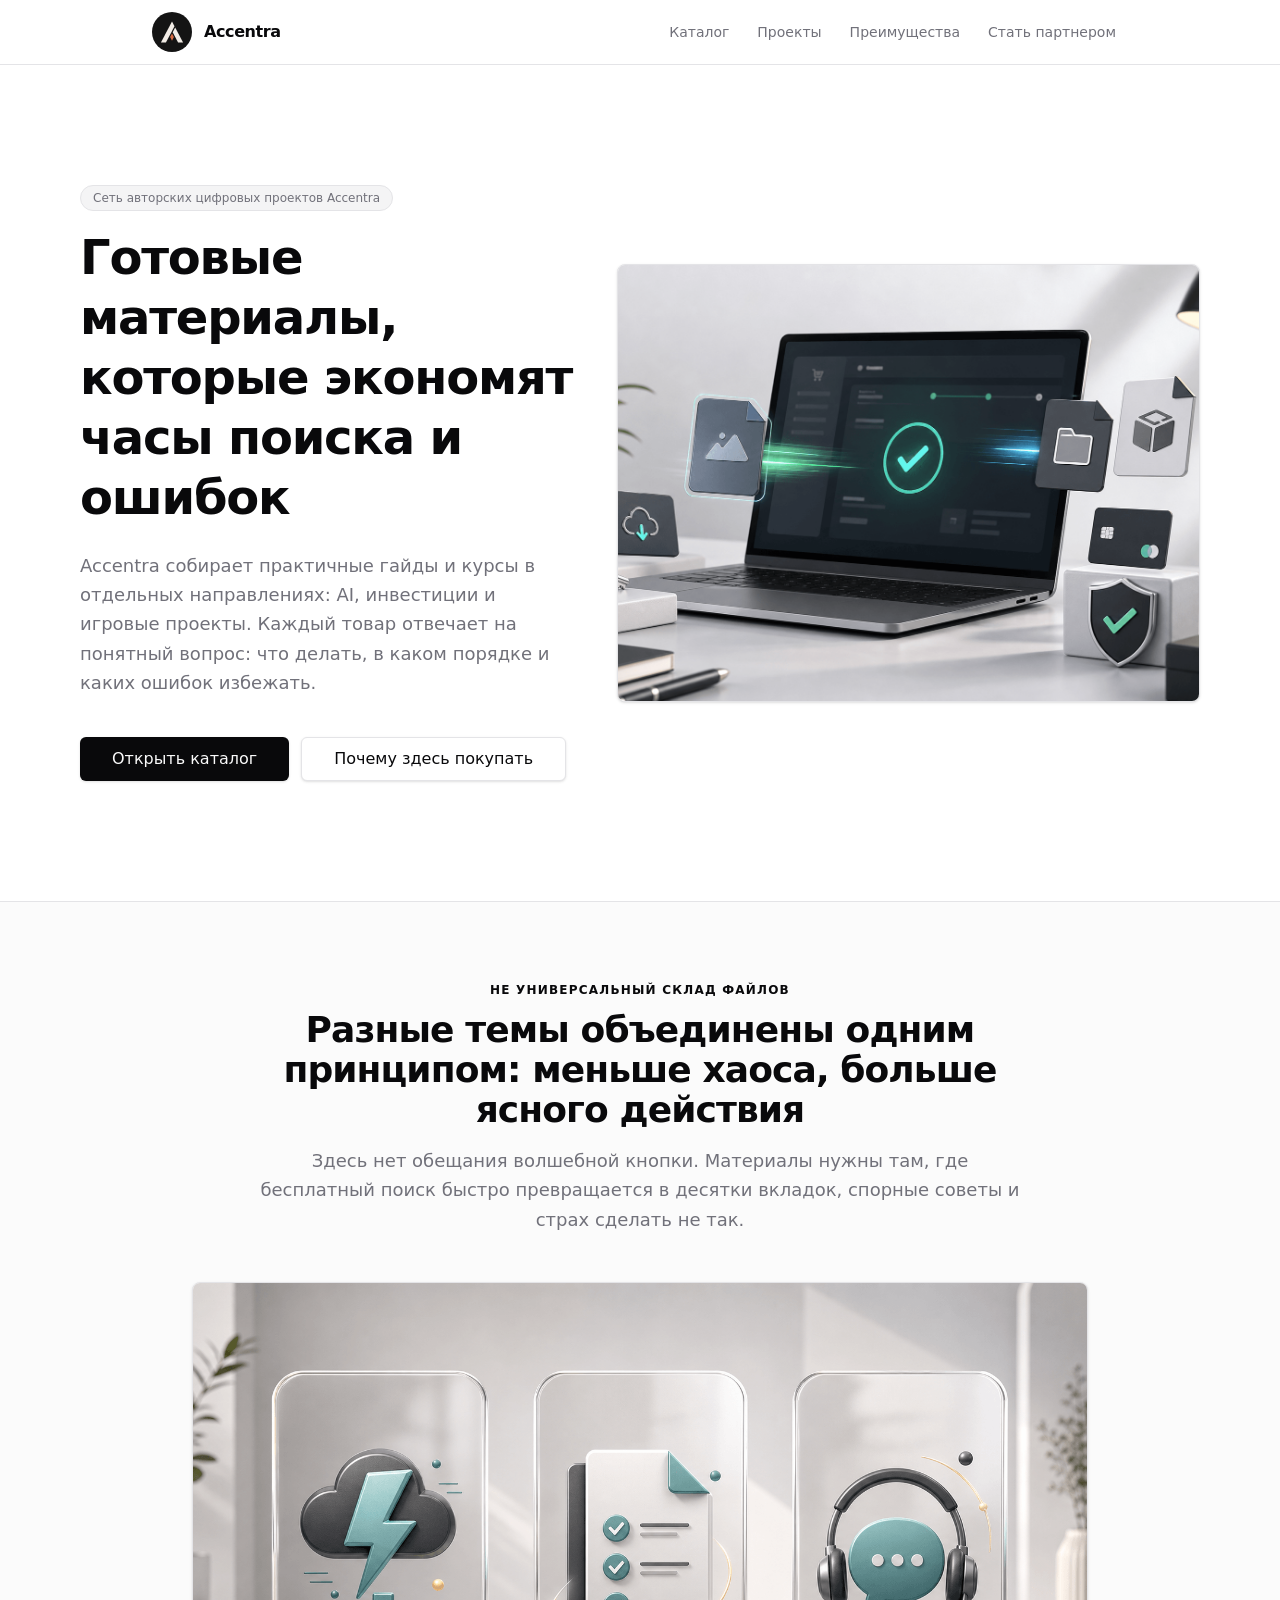
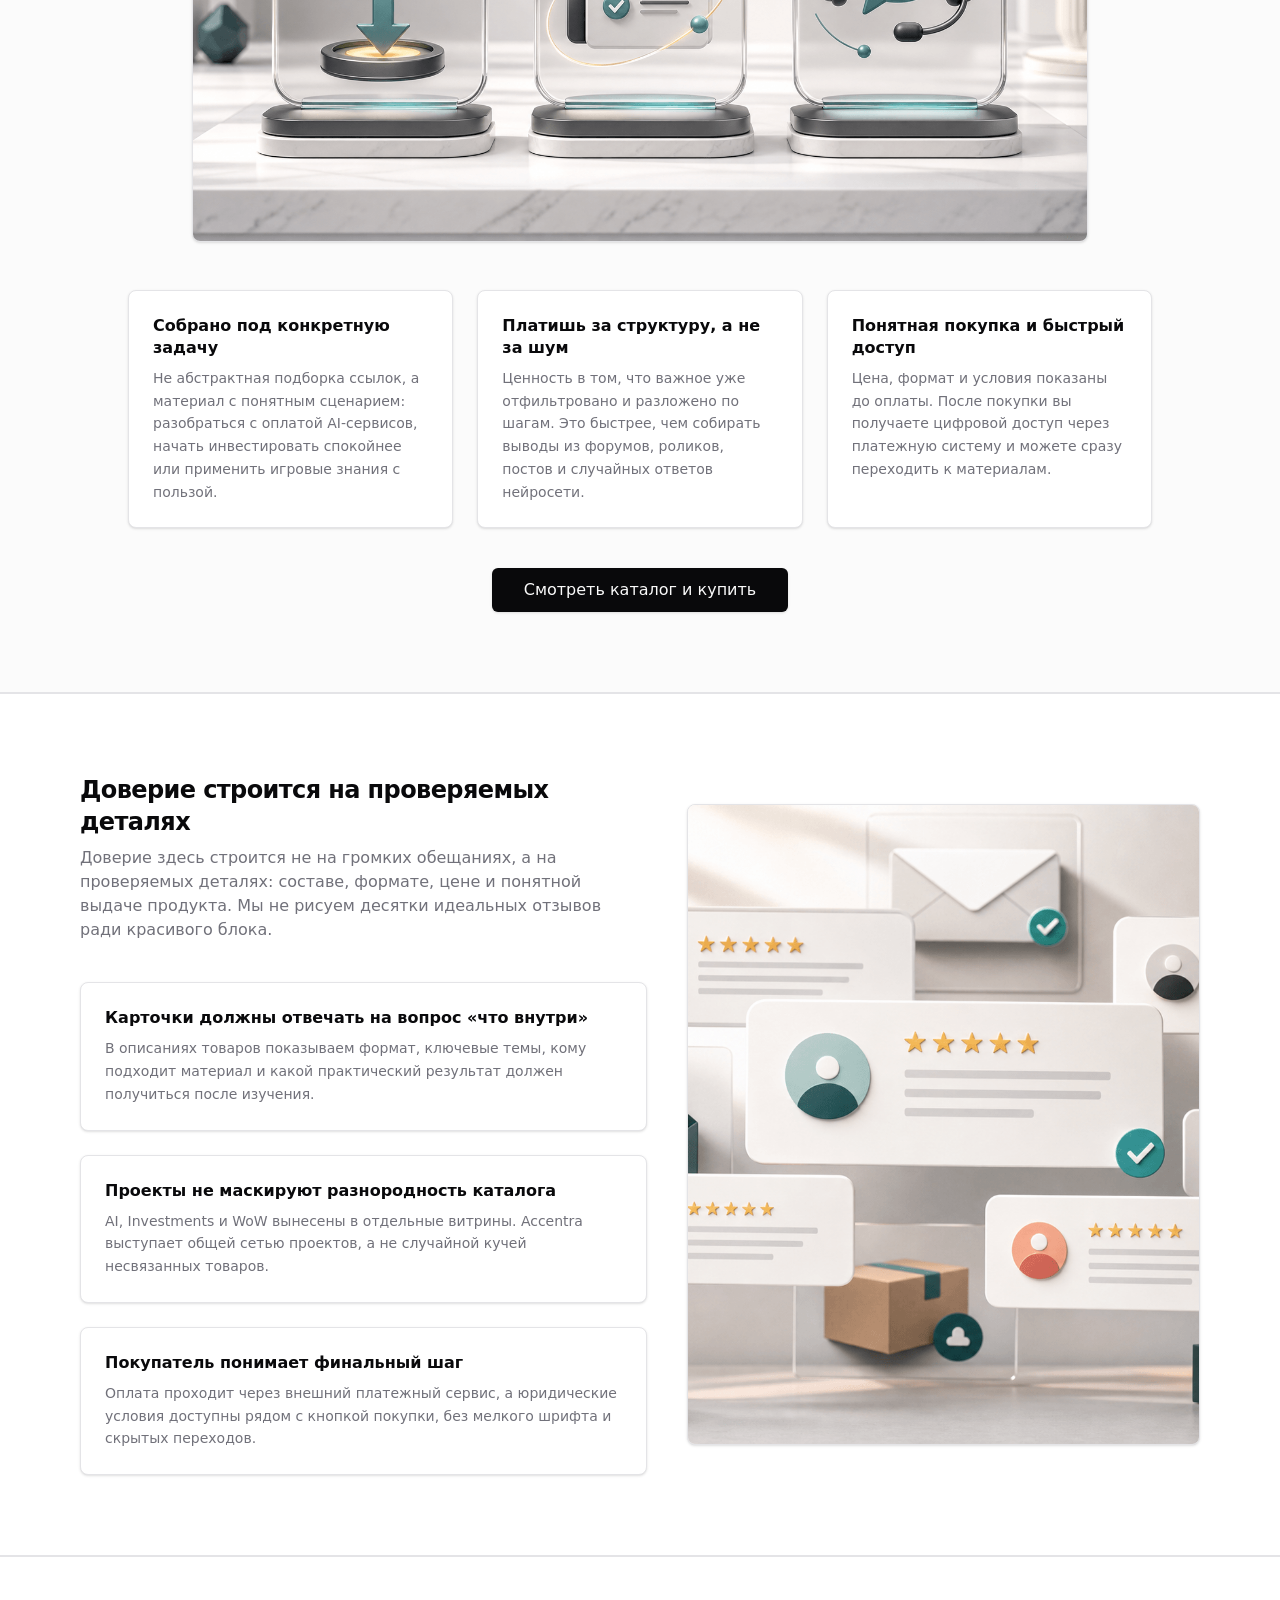
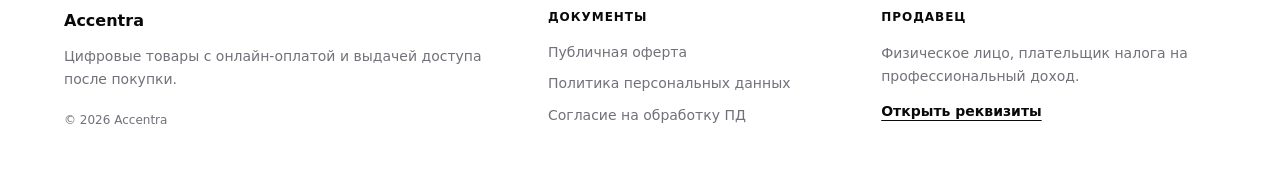
<file: index.html>
<!DOCTYPE html><html lang="ru"><head><meta charSet="utf-8"/><meta name="viewport" content="width=device-width, initial-scale=1"/><link rel="preload" href="/_next/static/media/GeistMonoVF-s.p.0ifhplp~93ddj.woff" as="font" crossorigin="" type="font/woff"/><link rel="preload" href="/_next/static/media/GeistVF-s.p.04dvp7dj03si8.woff" as="font" crossorigin="" type="font/woff"/><link rel="preload" as="image" href="/logo.svg"/><link rel="preload" as="image" href="/section-images/hero-digital-products.png"/><link rel="stylesheet" href="/_next/static/chunks/09fl7cdb2_9.c.css" data-precedence="next"/><link rel="preload" as="script" fetchPriority="low" href="/_next/static/chunks/0f0owxcr7u-a0.js"/><script src="/_next/static/chunks/112dvaudrp225.js" async=""></script><script src="/_next/static/chunks/05oajfgthr20x.js" async=""></script><script src="/_next/static/chunks/04qz88vwpw~-f.js" async=""></script><script src="/_next/static/chunks/turbopack-0~rp0sgmsz5p0.js" async=""></script><script src="/_next/static/chunks/0_ijson-k~qrg.js" async=""></script><script src="/_next/static/chunks/0wbzwy2rjw5me.js" async=""></script><script src="/_next/static/chunks/0698ob.tdee-a.js" async=""></script><meta name="next-size-adjust" content=""/><title>Accentra — цифровые товары</title><meta name="description" content="Магазин лицензий, шаблонов и цифровых продуктов. Мгновенная выдача после оплаты."/><meta name="yandex-verification" content="3810a843afc384e1"/><link rel="shortcut icon" href="/favicon.ico" type="image/x-icon"/><link rel="icon" href="/favicon.ico" type="image/x-icon" sizes="any"/><link rel="apple-touch-icon" href="/apple-touch-icon.png" type="image/png" sizes="180x180"/><script src="/_next/static/chunks/03~yq9q893hmn.js" noModule=""></script></head><body class="geistsans_d025f23b-module__btTCTG__variable geistmono_df95d851-module__CWPfka__variable min-h-dvh"><div hidden=""><!--$--><!--/$--></div><noscript><div><img src="https://mc.yandex.ru/watch/109227984" style="position:absolute;left:-9999px" alt=""/></div></noscript><div id="top" class="min-h-dvh"><header class="sticky top-0 z-50 border-b border-border bg-background/80 backdrop-blur-md"><div class="mx-auto flex h-16 max-w-5xl items-center justify-between gap-4 px-4 sm:px-6"><a href="/" class="flex items-center gap-3 font-semibold tracking-tight text-foreground" aria-label="Accentra — на главную"><img alt="" width="40" height="40" decoding="async" data-nimg="1" class="size-10 shrink-0 rounded-xl" style="color:transparent" src="/logo.svg"/><span>Accentra</span></a><button type="button" class="inline-flex h-10 w-10 items-center justify-center rounded-md border border-input bg-background text-foreground transition-colors hover:bg-accent hover:text-accent-foreground md:hidden" aria-label="Открыть меню" aria-expanded="false"><span class="text-xl leading-none">☰</span></button><nav class="hidden absolute left-4 right-4 top-16 flex-col rounded-lg border border-border bg-background p-2 text-sm font-medium text-muted-foreground shadow-md md:static md:flex md:flex-row md:items-center md:gap-1 md:rounded-none md:border-0 md:bg-transparent md:p-0 md:shadow-none"><a href="/products/" class="rounded-md px-3 py-2 transition-colors hover:bg-accent hover:text-accent-foreground">Каталог</a><a href="/projects/" class="rounded-md px-3 py-2 transition-colors hover:bg-accent hover:text-accent-foreground">Проекты</a><a href="/#features" class="rounded-md px-3 py-2 transition-colors hover:bg-accent hover:text-accent-foreground">Преимущества</a><a href="https://partners.accentra.ru/" target="_blank" rel="noreferrer" class="rounded-md px-3 py-2 transition-colors hover:bg-accent hover:text-accent-foreground">Стать партнером</a></nav></div></header><main><section class="mx-auto grid min-h-[calc(100dvh-4rem)] max-w-6xl items-center gap-10 px-3 py-16 sm:px-4 sm:py-24 lg:grid-cols-[0.92fr_1.08fr]"><div><p class="mb-4 inline-flex items-center rounded-full border border-border bg-muted px-3 py-1 text-xs font-medium text-muted-foreground">Сеть авторских цифровых проектов Accentra</p><h1 class="max-w-3xl text-4xl font-semibold leading-tight tracking-tight text-foreground sm:text-5xl sm:leading-tight">Готовые материалы, которые экономят часы поиска и ошибок</h1><p class="mt-6 max-w-2xl text-lg leading-relaxed text-muted-foreground">Accentra собирает практичные гайды и курсы в отдельных направлениях: AI, инвестиции и игровые проекты. Каждый товар отвечает на понятный вопрос: что делать, в каком порядке и каких ошибок избежать.</p><div class="mt-10 flex flex-wrap gap-3"><a href="/products/" class="inline-flex h-11 items-center justify-center gap-2 whitespace-nowrap rounded-md bg-primary px-8 text-base font-medium text-primary-foreground shadow transition-colors hover:bg-primary/90 focus-visible:outline-none focus-visible:ring-2 focus-visible:ring-ring focus-visible:ring-offset-2 focus-visible:ring-offset-background">Открыть каталог</a><a href="#trust" class="inline-flex h-11 items-center justify-center gap-2 whitespace-nowrap rounded-md border border-input bg-background px-8 text-base font-medium shadow-sm transition-colors hover:bg-accent hover:text-accent-foreground focus-visible:outline-none focus-visible:ring-2 focus-visible:ring-ring focus-visible:ring-offset-2 focus-visible:ring-offset-background">Почему здесь покупать</a></div></div><div class="relative overflow-hidden rounded-lg border border-border bg-card shadow-sm aspect-[16/10] lg:aspect-[4/3]"><img alt="Онлайн-покупка цифровых продуктов с мгновенной выдачей доступа" decoding="async" data-nimg="fill" class="object-cover" style="position:absolute;height:100%;width:100%;left:0;top:0;right:0;bottom:0;color:transparent" src="/section-images/hero-digital-products.png"/></div></section><section id="features" class="flex min-h-[calc(100dvh-4rem)] items-center border-y border-border bg-muted/40 py-20"><div class="mx-auto w-full max-w-6xl px-3 sm:px-4"><div class="mx-auto max-w-3xl text-center"><p class="mb-3 text-xs font-semibold uppercase tracking-widest text-primary">Не универсальный склад файлов</p><h2 class="text-3xl font-semibold tracking-tight text-foreground sm:text-4xl">Разные темы объединены одним принципом: меньше хаоса, больше ясного действия</h2><p class="mt-4 text-lg leading-relaxed text-muted-foreground">Здесь нет обещания волшебной кнопки. Материалы нужны там, где бесплатный поиск быстро превращается в десятки вкладок, спорные советы и страх сделать не так.</p></div><div class="relative overflow-hidden rounded-lg border border-border bg-card shadow-sm mx-auto mt-12 aspect-[16/10] max-w-4xl"><img alt="Мгновенная выдача, понятные условия и поддержка покупателя" loading="lazy" decoding="async" data-nimg="fill" class="object-cover" style="position:absolute;height:100%;width:100%;left:0;top:0;right:0;bottom:0;color:transparent" src="/section-images/features-benefits.png"/></div><ul class="mx-auto mt-12 grid max-w-5xl gap-6 sm:grid-cols-3"><li class="rounded-lg border border-border bg-card p-6 text-center text-card-foreground shadow-sm sm:text-left"><h3 class="font-semibold leading-snug">Собрано под конкретную задачу</h3><p class="mt-2 text-sm leading-relaxed text-muted-foreground">Не абстрактная подборка ссылок, а материал с понятным сценарием: разобраться с оплатой AI-сервисов, начать инвестировать спокойнее или применить игровые знания с пользой.</p></li><li class="rounded-lg border border-border bg-card p-6 text-center text-card-foreground shadow-sm sm:text-left"><h3 class="font-semibold leading-snug">Платишь за структуру, а не за шум</h3><p class="mt-2 text-sm leading-relaxed text-muted-foreground">Ценность в том, что важное уже отфильтровано и разложено по шагам. Это быстрее, чем собирать выводы из форумов, роликов, постов и случайных ответов нейросети.</p></li><li class="rounded-lg border border-border bg-card p-6 text-center text-card-foreground shadow-sm sm:text-left"><h3 class="font-semibold leading-snug">Понятная покупка и быстрый доступ</h3><p class="mt-2 text-sm leading-relaxed text-muted-foreground">Цена, формат и условия показаны до оплаты. После покупки вы получаете цифровой доступ через платежную систему и можете сразу переходить к материалам.</p></li></ul><div class="mt-10 flex justify-center"><a href="/products/" class="inline-flex h-11 items-center justify-center gap-2 whitespace-nowrap rounded-md bg-primary px-8 text-base font-medium text-primary-foreground shadow transition-colors hover:bg-primary/90 focus-visible:outline-none focus-visible:ring-2 focus-visible:ring-ring focus-visible:ring-offset-2 focus-visible:ring-offset-background">Смотреть каталог и купить</a></div></div></section><section id="trust" class="flex min-h-[calc(100dvh-4rem)] items-center border-y border-border py-20"><div class="mx-auto w-full max-w-6xl px-3 sm:px-4"><div class="grid items-center gap-10 lg:grid-cols-[1.05fr_0.95fr]"><div><h2 class="text-2xl font-semibold tracking-tight text-foreground">Доверие строится на проверяемых деталях</h2><p class="mt-2 max-w-xl text-muted-foreground">Доверие здесь строится не на громких обещаниях, а на проверяемых деталях: составе, формате, цене и понятной выдаче продукта. Мы не рисуем десятки идеальных отзывов ради красивого блока.</p><ul class="mt-10 grid gap-6 sm:grid-cols-3 lg:grid-cols-1"><li class="rounded-lg border border-border bg-card p-6 text-card-foreground shadow-sm"><h3 class="font-semibold leading-snug">Карточки должны отвечать на вопрос «что внутри»</h3><p class="mt-2 text-sm leading-relaxed text-muted-foreground">В описаниях товаров показываем формат, ключевые темы, кому подходит материал и какой практический результат должен получиться после изучения.</p></li><li class="rounded-lg border border-border bg-card p-6 text-card-foreground shadow-sm"><h3 class="font-semibold leading-snug">Проекты не маскируют разнородность каталога</h3><p class="mt-2 text-sm leading-relaxed text-muted-foreground">AI, Investments и WoW вынесены в отдельные витрины. Accentra выступает общей сетью проектов, а не случайной кучей несвязанных товаров.</p></li><li class="rounded-lg border border-border bg-card p-6 text-card-foreground shadow-sm"><h3 class="font-semibold leading-snug">Покупатель понимает финальный шаг</h3><p class="mt-2 text-sm leading-relaxed text-muted-foreground">Оплата проходит через внешний платежный сервис, а юридические условия доступны рядом с кнопкой покупки, без мелкого шрифта и скрытых переходов.</p></li></ul></div><div class="relative overflow-hidden rounded-lg border border-border bg-card shadow-sm aspect-[16/10] lg:aspect-[4/5]"><img alt="Отзывы покупателей и подтверждение получения цифровых товаров" loading="lazy" decoding="async" data-nimg="fill" class="object-cover" style="position:absolute;height:100%;width:100%;left:0;top:0;right:0;bottom:0;color:transparent" src="/section-images/customer-reviews.png"/></div></div></div></section></main></div><!--$--><!--/$--><footer class="legal-footer border-t border-border bg-background text-sm text-muted-foreground "><style>
        .legal-footer {
          padding: 2.75rem 1rem;
        }

        .legal-footer__inner {
          display: grid;
          gap: 2rem;
          max-width: 72rem;
          margin: 0 auto;
        }

        .legal-footer__title {
          color: var(--foreground);
          font-size: 1rem;
          font-weight: 650;
          line-height: 1.5;
        }

        .legal-footer__text {
          max-width: 28rem;
          margin-top: 0.75rem;
          line-height: 1.65;
        }

        .legal-footer__meta {
          margin-top: 1.25rem;
          font-size: 0.75rem;
          line-height: 1.5;
        }

        .legal-footer__label {
          color: var(--foreground);
          font-size: 0.75rem;
          font-weight: 700;
          letter-spacing: 0.08em;
          line-height: 1.4;
          text-transform: uppercase;
        }

        .legal-footer__links {
          display: flex;
          flex-direction: column;
          align-items: flex-start;
          gap: 0.7rem;
          margin-top: 1rem;
        }

        .legal-footer__link {
          color: inherit;
          line-height: 1.45;
          text-decoration: none;
          transition: color 160ms ease;
        }

        .legal-footer__link:hover {
          color: var(--foreground);
        }

        .legal-footer__seller {
          margin-top: 1rem;
          line-height: 1.65;
        }

        .legal-footer__requisites {
          display: inline-flex;
          margin-top: 0.8rem;
          color: var(--foreground);
          font-weight: 600;
          text-decoration: underline;
          text-underline-offset: 4px;
          transition: color 160ms ease;
        }

        .legal-footer__requisites:hover {
          color: var(--muted-foreground);
        }

        @media (min-width: 768px) {
          .legal-footer {
            padding: 3.25rem 1.5rem;
          }

          .legal-footer__inner {
            grid-template-columns: minmax(0, 1.35fr) minmax(0, 0.9fr) minmax(0, 1fr);
            align-items: start;
          }
        }
      </style><div class="legal-footer__inner"><div><p class="legal-footer__title">Accentra</p><p class="legal-footer__text">Цифровые товары с онлайн-оплатой и выдачей доступа после покупки.</p><p class="legal-footer__meta">© <!-- -->2026<!-- --> <!-- -->Accentra</p></div><nav aria-label="Юридические документы"><p class="legal-footer__label">Документы</p><div class="legal-footer__links"><a href="https://accentra.ru/legal/offer/" class="legal-footer__link">Публичная оферта</a><a href="https://accentra.ru/legal/privacy/" class="legal-footer__link">Политика персональных данных</a><a href="https://accentra.ru/legal/personal-data-consent/" class="legal-footer__link">Согласие на обработку ПД</a></div></nav><div><p class="legal-footer__label">Продавец</p><p class="legal-footer__seller">Физическое лицо, плательщик налога на профессиональный доход.</p><a href="https://accentra.ru/contacts/" class="legal-footer__requisites">Открыть реквизиты</a></div></div></footer><script src="/_next/static/chunks/0f0owxcr7u-a0.js" id="_R_" async=""></script><script>(self.__next_f=self.__next_f||[]).push([0])</script><script>self.__next_f.push([1,"1:\"$Sreact.fragment\"\n2:I[10536,[\"/_next/static/chunks/0_ijson-k~qrg.js\",\"/_next/static/chunks/0wbzwy2rjw5me.js\"],\"YandexMetrika\"]\n3:I[98425,[\"/_next/static/chunks/0_ijson-k~qrg.js\",\"/_next/static/chunks/0wbzwy2rjw5me.js\"],\"default\"]\n4:I[84635,[\"/_next/static/chunks/0_ijson-k~qrg.js\",\"/_next/static/chunks/0wbzwy2rjw5me.js\"],\"default\"]\n9:I[57531,[\"/_next/static/chunks/0_ijson-k~qrg.js\",\"/_next/static/chunks/0wbzwy2rjw5me.js\"],\"default\",1]\n:HL[\"/_next/static/chunks/09fl7cdb2_9.c.css\",\"style\"]\n:HL[\"/_next/static/media/GeistMonoVF-s.p.0ifhplp~93ddj.woff\",\"font\",{\"crossOrigin\":\"\",\"type\":\"font/woff\"}]\n:HL[\"/_next/static/media/GeistVF-s.p.04dvp7dj03si8.woff\",\"font\",{\"crossOrigin\":\"\",\"type\":\"font/woff\"}]\n5:T820,"])</script><script>self.__next_f.push([1,"\n        .legal-footer {\n          padding: 2.75rem 1rem;\n        }\n\n        .legal-footer__inner {\n          display: grid;\n          gap: 2rem;\n          max-width: 72rem;\n          margin: 0 auto;\n        }\n\n        .legal-footer__title {\n          color: var(--foreground);\n          font-size: 1rem;\n          font-weight: 650;\n          line-height: 1.5;\n        }\n\n        .legal-footer__text {\n          max-width: 28rem;\n          margin-top: 0.75rem;\n          line-height: 1.65;\n        }\n\n        .legal-footer__meta {\n          margin-top: 1.25rem;\n          font-size: 0.75rem;\n          line-height: 1.5;\n        }\n\n        .legal-footer__label {\n          color: var(--foreground);\n          font-size: 0.75rem;\n          font-weight: 700;\n          letter-spacing: 0.08em;\n          line-height: 1.4;\n          text-transform: uppercase;\n        }\n\n        .legal-footer__links {\n          display: flex;\n          flex-direction: column;\n          align-items: flex-start;\n          gap: 0.7rem;\n          margin-top: 1rem;\n        }\n\n        .legal-footer__link {\n          color: inherit;\n          line-height: 1.45;\n          text-decoration: none;\n          transition: color 160ms ease;\n        }\n\n        .legal-footer__link:hover {\n          color: var(--foreground);\n        }\n\n        .legal-footer__seller {\n          margin-top: 1rem;\n          line-height: 1.65;\n        }\n\n        .legal-footer__requisites {\n          display: inline-flex;\n          margin-top: 0.8rem;\n          color: var(--foreground);\n          font-weight: 600;\n          text-decoration: underline;\n          text-underline-offset: 4px;\n          transition: color 160ms ease;\n        }\n\n        .legal-footer__requisites:hover {\n          color: var(--muted-foreground);\n        }\n\n        @media (min-width: 768px) {\n          .legal-footer {\n            padding: 3.25rem 1.5rem;\n          }\n\n          .legal-footer__inner {\n            grid-template-columns: minmax(0, 1.35fr) minmax(0, 0.9fr) minmax(0, 1fr);\n            align-items: start;\n          }\n        }\n      "])</script><script>self.__next_f.push([1,"0:{\"P\":null,\"c\":[\"\",\"\"],\"q\":\"\",\"i\":false,\"f\":[[[\"\",{\"children\":[\"__PAGE__\",{}]},\"$undefined\",\"$undefined\",16],[[\"$\",\"$1\",\"c\",{\"children\":[[[\"$\",\"link\",\"0\",{\"rel\":\"stylesheet\",\"href\":\"/_next/static/chunks/09fl7cdb2_9.c.css\",\"precedence\":\"next\",\"crossOrigin\":\"$undefined\",\"nonce\":\"$undefined\"}],[\"$\",\"script\",\"script-0\",{\"src\":\"/_next/static/chunks/0_ijson-k~qrg.js\",\"async\":true,\"nonce\":\"$undefined\"}],[\"$\",\"script\",\"script-1\",{\"src\":\"/_next/static/chunks/0wbzwy2rjw5me.js\",\"async\":true,\"nonce\":\"$undefined\"}]],[\"$\",\"html\",null,{\"lang\":\"ru\",\"children\":[\"$\",\"body\",null,{\"className\":\"geistsans_d025f23b-module__btTCTG__variable geistmono_df95d851-module__CWPfka__variable min-h-dvh\",\"children\":[[\"$\",\"$L2\",null,{}],[\"$\",\"$L3\",null,{\"parallelRouterKey\":\"children\",\"error\":\"$undefined\",\"errorStyles\":\"$undefined\",\"errorScripts\":\"$undefined\",\"template\":[\"$\",\"$L4\",null,{}],\"templateStyles\":\"$undefined\",\"templateScripts\":\"$undefined\",\"notFound\":[[[\"$\",\"title\",null,{\"children\":\"404: This page could not be found.\"}],[\"$\",\"div\",null,{\"style\":{\"fontFamily\":\"system-ui,\\\"Segoe UI\\\",Roboto,Helvetica,Arial,sans-serif,\\\"Apple Color Emoji\\\",\\\"Segoe UI Emoji\\\"\",\"height\":\"100vh\",\"textAlign\":\"center\",\"display\":\"flex\",\"flexDirection\":\"column\",\"alignItems\":\"center\",\"justifyContent\":\"center\"},\"children\":[\"$\",\"div\",null,{\"children\":[[\"$\",\"style\",null,{\"dangerouslySetInnerHTML\":{\"__html\":\"body{color:#000;background:#fff;margin:0}.next-error-h1{border-right:1px solid rgba(0,0,0,.3)}@media (prefers-color-scheme:dark){body{color:#fff;background:#000}.next-error-h1{border-right:1px solid rgba(255,255,255,.3)}}\"}}],[\"$\",\"h1\",null,{\"className\":\"next-error-h1\",\"style\":{\"display\":\"inline-block\",\"margin\":\"0 20px 0 0\",\"padding\":\"0 23px 0 0\",\"fontSize\":24,\"fontWeight\":500,\"verticalAlign\":\"top\",\"lineHeight\":\"49px\"},\"children\":404}],[\"$\",\"div\",null,{\"style\":{\"display\":\"inline-block\"},\"children\":[\"$\",\"h2\",null,{\"style\":{\"fontSize\":14,\"fontWeight\":400,\"lineHeight\":\"49px\",\"margin\":0},\"children\":\"This page could not be found.\"}]}]]}]}]],[]],\"forbidden\":\"$undefined\",\"unauthorized\":\"$undefined\"}],[\"$\",\"footer\",null,{\"className\":\"legal-footer border-t border-border bg-background text-sm text-muted-foreground \",\"children\":[[\"$\",\"style\",null,{\"children\":\"$5\"}],\"$L6\"]}]]}]}]]}],{\"children\":[\"$L7\",{},null,false,null]},null,false,null],\"$L8\",false]],\"m\":\"$undefined\",\"G\":[\"$9\",[\"$La\"]],\"S\":true,\"h\":null,\"s\":\"$undefined\",\"l\":\"$undefined\",\"p\":\"$undefined\",\"d\":\"$undefined\",\"b\":\"RW8hOhac6cJbdOJ9MrkIf\"}\n"])</script><script>self.__next_f.push([1,"b:I[20626,[\"/_next/static/chunks/0_ijson-k~qrg.js\",\"/_next/static/chunks/0wbzwy2rjw5me.js\",\"/_next/static/chunks/0698ob.tdee-a.js\"],\"Header\"]\nc:I[90844,[\"/_next/static/chunks/0_ijson-k~qrg.js\",\"/_next/static/chunks/0wbzwy2rjw5me.js\",\"/_next/static/chunks/0698ob.tdee-a.js\"],\"Image\"]\n15:I[38120,[\"/_next/static/chunks/0_ijson-k~qrg.js\",\"/_next/static/chunks/0wbzwy2rjw5me.js\"],\"ViewportBoundary\"]\n17:I[38120,[\"/_next/static/chunks/0_ijson-k~qrg.js\",\"/_next/static/chunks/0wbzwy2rjw5me.js\"],\"MetadataBoundary\"]\n18:\"$Sreact.suspense\"\n"])</script><script>self.__next_f.push([1,"6:[\"$\",\"div\",null,{\"className\":\"legal-footer__inner\",\"children\":[[\"$\",\"div\",null,{\"children\":[[\"$\",\"p\",null,{\"className\":\"legal-footer__title\",\"children\":\"Accentra\"}],[\"$\",\"p\",null,{\"className\":\"legal-footer__text\",\"children\":\"Цифровые товары с онлайн-оплатой и выдачей доступа после покупки.\"}],[\"$\",\"p\",null,{\"className\":\"legal-footer__meta\",\"children\":[\"© \",2026,\" \",\"Accentra\"]}]]}],[\"$\",\"nav\",null,{\"aria-label\":\"Юридические документы\",\"children\":[[\"$\",\"p\",null,{\"className\":\"legal-footer__label\",\"children\":\"Документы\"}],[\"$\",\"div\",null,{\"className\":\"legal-footer__links\",\"children\":[[\"$\",\"a\",\"/legal/offer/\",{\"href\":\"https://accentra.ru/legal/offer/\",\"target\":\"$undefined\",\"rel\":\"$undefined\",\"className\":\"legal-footer__link\",\"children\":\"Публичная оферта\"}],[\"$\",\"a\",\"/legal/privacy/\",{\"href\":\"https://accentra.ru/legal/privacy/\",\"target\":\"$undefined\",\"rel\":\"$undefined\",\"className\":\"legal-footer__link\",\"children\":\"Политика персональных данных\"}],[\"$\",\"a\",\"/legal/personal-data-consent/\",{\"href\":\"https://accentra.ru/legal/personal-data-consent/\",\"target\":\"$undefined\",\"rel\":\"$undefined\",\"className\":\"legal-footer__link\",\"children\":\"Согласие на обработку ПД\"}]]}]]}],[\"$\",\"div\",null,{\"children\":[[\"$\",\"p\",null,{\"className\":\"legal-footer__label\",\"children\":\"Продавец\"}],[\"$\",\"p\",null,{\"className\":\"legal-footer__seller\",\"children\":\"Физическое лицо, плательщик налога на профессиональный доход.\"}],[\"$\",\"a\",null,{\"href\":\"https://accentra.ru/contacts/\",\"target\":\"$undefined\",\"rel\":\"$undefined\",\"className\":\"legal-footer__requisites\",\"children\":\"Открыть реквизиты\"}]]}]]}]\n"])</script><script>self.__next_f.push([1,"7:[\"$\",\"$1\",\"c\",{\"children\":[[\"$\",\"div\",null,{\"id\":\"top\",\"className\":\"min-h-dvh\",\"children\":[[\"$\",\"$Lb\",null,{}],[\"$\",\"main\",null,{\"children\":[[\"$\",\"section\",null,{\"className\":\"mx-auto grid min-h-[calc(100dvh-4rem)] max-w-6xl items-center gap-10 px-3 py-16 sm:px-4 sm:py-24 lg:grid-cols-[0.92fr_1.08fr]\",\"children\":[[\"$\",\"div\",null,{\"children\":[[\"$\",\"p\",null,{\"className\":\"mb-4 inline-flex items-center rounded-full border border-border bg-muted px-3 py-1 text-xs font-medium text-muted-foreground\",\"children\":\"Сеть авторских цифровых проектов Accentra\"}],[\"$\",\"h1\",null,{\"className\":\"max-w-3xl text-4xl font-semibold leading-tight tracking-tight text-foreground sm:text-5xl sm:leading-tight\",\"children\":\"Готовые материалы, которые экономят часы поиска и ошибок\"}],[\"$\",\"p\",null,{\"className\":\"mt-6 max-w-2xl text-lg leading-relaxed text-muted-foreground\",\"children\":\"Accentra собирает практичные гайды и курсы в отдельных направлениях: AI, инвестиции и игровые проекты. Каждый товар отвечает на понятный вопрос: что делать, в каком порядке и каких ошибок избежать.\"}],[\"$\",\"div\",null,{\"className\":\"mt-10 flex flex-wrap gap-3\",\"children\":[[\"$\",\"a\",null,{\"href\":\"/products/\",\"className\":\"inline-flex h-11 items-center justify-center gap-2 whitespace-nowrap rounded-md bg-primary px-8 text-base font-medium text-primary-foreground shadow transition-colors hover:bg-primary/90 focus-visible:outline-none focus-visible:ring-2 focus-visible:ring-ring focus-visible:ring-offset-2 focus-visible:ring-offset-background\",\"children\":\"Открыть каталог\"}],[\"$\",\"a\",null,{\"href\":\"#trust\",\"className\":\"inline-flex h-11 items-center justify-center gap-2 whitespace-nowrap rounded-md border border-input bg-background px-8 text-base font-medium shadow-sm transition-colors hover:bg-accent hover:text-accent-foreground focus-visible:outline-none focus-visible:ring-2 focus-visible:ring-ring focus-visible:ring-offset-2 focus-visible:ring-offset-background\",\"children\":\"Почему здесь покупать\"}]]}]]}],[\"$\",\"div\",null,{\"className\":\"relative overflow-hidden rounded-lg border border-border bg-card shadow-sm aspect-[16/10] lg:aspect-[4/3]\",\"children\":[\"$\",\"$Lc\",null,{\"src\":\"/section-images/hero-digital-products.png\",\"alt\":\"Онлайн-покупка цифровых продуктов с мгновенной выдачей доступа\",\"fill\":true,\"priority\":true,\"className\":\"object-cover\",\"sizes\":\"(min-width: 1024px) 520px, 100vw\"}]}]]}],[\"$\",\"section\",null,{\"id\":\"features\",\"className\":\"flex min-h-[calc(100dvh-4rem)] items-center border-y border-border bg-muted/40 py-20\",\"children\":[\"$\",\"div\",null,{\"className\":\"mx-auto w-full max-w-6xl px-3 sm:px-4\",\"children\":[[\"$\",\"div\",null,{\"className\":\"mx-auto max-w-3xl text-center\",\"children\":[[\"$\",\"p\",null,{\"className\":\"mb-3 text-xs font-semibold uppercase tracking-widest text-primary\",\"children\":\"Не универсальный склад файлов\"}],[\"$\",\"h2\",null,{\"className\":\"text-3xl font-semibold tracking-tight text-foreground sm:text-4xl\",\"children\":\"Разные темы объединены одним принципом: меньше хаоса, больше ясного действия\"}],[\"$\",\"p\",null,{\"className\":\"mt-4 text-lg leading-relaxed text-muted-foreground\",\"children\":\"Здесь нет обещания волшебной кнопки. Материалы нужны там, где бесплатный поиск быстро превращается в десятки вкладок, спорные советы и страх сделать не так.\"}]]}],[\"$\",\"div\",null,{\"className\":\"relative overflow-hidden rounded-lg border border-border bg-card shadow-sm mx-auto mt-12 aspect-[16/10] max-w-4xl\",\"children\":[\"$\",\"$Lc\",null,{\"src\":\"/section-images/features-benefits.png\",\"alt\":\"Мгновенная выдача, понятные условия и поддержка покупателя\",\"fill\":true,\"className\":\"object-cover\",\"sizes\":\"(min-width: 1024px) 896px, 100vw\"}]}],[\"$\",\"ul\",null,{\"className\":\"mx-auto mt-12 grid max-w-5xl gap-6 sm:grid-cols-3\",\"children\":[[\"$\",\"li\",\"Собрано под конкретную задачу\",{\"className\":\"rounded-lg border border-border bg-card p-6 text-center text-card-foreground shadow-sm sm:text-left\",\"children\":[\"$Ld\",\"$Le\"]}],\"$Lf\",\"$L10\"]}],\"$L11\"]}]}],\"$L12\"]}]]}],[\"$L13\"],\"$L14\"]}]\n"])</script><script>self.__next_f.push([1,"8:[\"$\",\"$1\",\"h\",{\"children\":[null,[\"$\",\"$L15\",null,{\"children\":\"$L16\"}],[\"$\",\"div\",null,{\"hidden\":true,\"children\":[\"$\",\"$L17\",null,{\"children\":[\"$\",\"$18\",null,{\"name\":\"Next.Metadata\",\"children\":\"$L19\"}]}]}],[\"$\",\"meta\",null,{\"name\":\"next-size-adjust\",\"content\":\"\"}]]}]\na:[\"$\",\"link\",\"0\",{\"rel\":\"stylesheet\",\"href\":\"/_next/static/chunks/09fl7cdb2_9.c.css\",\"precedence\":\"next\",\"crossOrigin\":\"$undefined\",\"nonce\":\"$undefined\"}]\n"])</script><script>self.__next_f.push([1,"1a:I[38120,[\"/_next/static/chunks/0_ijson-k~qrg.js\",\"/_next/static/chunks/0wbzwy2rjw5me.js\"],\"OutletBoundary\"]\nd:[\"$\",\"h3\",null,{\"className\":\"font-semibold leading-snug\",\"children\":\"Собрано под конкретную задачу\"}]\ne:[\"$\",\"p\",null,{\"className\":\"mt-2 text-sm leading-relaxed text-muted-foreground\",\"children\":\"Не абстрактная подборка ссылок, а материал с понятным сценарием: разобраться с оплатой AI-сервисов, начать инвестировать спокойнее или применить игровые знания с пользой.\"}]\nf:[\"$\",\"li\",\"Платишь за структуру, а не за шум\",{\"className\":\"rounded-lg border border-border bg-card p-6 text-center text-card-foreground shadow-sm sm:text-left\",\"children\":[[\"$\",\"h3\",null,{\"className\":\"font-semibold leading-snug\",\"children\":\"Платишь за структуру, а не за шум\"}],[\"$\",\"p\",null,{\"className\":\"mt-2 text-sm leading-relaxed text-muted-foreground\",\"children\":\"Ценность в том, что важное уже отфильтровано и разложено по шагам. Это быстрее, чем собирать выводы из форумов, роликов, постов и случайных ответов нейросети.\"}]]}]\n10:[\"$\",\"li\",\"Понятная покупка и быстрый доступ\",{\"className\":\"rounded-lg border border-border bg-card p-6 text-center text-card-foreground shadow-sm sm:text-left\",\"children\":[[\"$\",\"h3\",null,{\"className\":\"font-semibold leading-snug\",\"children\":\"Понятная покупка и быстрый доступ\"}],[\"$\",\"p\",null,{\"className\":\"mt-2 text-sm leading-relaxed text-muted-foreground\",\"children\":\"Цена, формат и условия показаны до оплаты. После покупки вы получаете цифровой доступ через платежную систему и можете сразу переходить к материалам.\"}]]}]\n11:[\"$\",\"div\",null,{\"className\":\"mt-10 flex justify-center\",\"children\":[\"$\",\"a\",null,{\"href\":\"/products/\",\"className\":\"inline-flex h-11 items-center justify-center gap-2 whitespace-nowrap rounded-md bg-primary px-8 text-base font-medium text-primary-foreground shadow transition-colors hover:bg-primary/90 focus-visible:outline-none focus-visible:ring-2 focus-visible:ring-ring focus-visible:ring-offset-2 focus-visible:ring-offset-background\",\"children\":\"Смотреть каталог и купить\"}]}]\n"])</script><script>self.__next_f.push([1,"12:[\"$\",\"section\",null,{\"id\":\"trust\",\"className\":\"flex min-h-[calc(100dvh-4rem)] items-center border-y border-border py-20\",\"children\":[\"$\",\"div\",null,{\"className\":\"mx-auto w-full max-w-6xl px-3 sm:px-4\",\"children\":[\"$\",\"div\",null,{\"className\":\"grid items-center gap-10 lg:grid-cols-[1.05fr_0.95fr]\",\"children\":[[\"$\",\"div\",null,{\"children\":[[\"$\",\"h2\",null,{\"className\":\"text-2xl font-semibold tracking-tight text-foreground\",\"children\":\"Доверие строится на проверяемых деталях\"}],[\"$\",\"p\",null,{\"className\":\"mt-2 max-w-xl text-muted-foreground\",\"children\":\"Доверие здесь строится не на громких обещаниях, а на проверяемых деталях: составе, формате, цене и понятной выдаче продукта. Мы не рисуем десятки идеальных отзывов ради красивого блока.\"}],[\"$\",\"ul\",null,{\"className\":\"mt-10 grid gap-6 sm:grid-cols-3 lg:grid-cols-1\",\"children\":[[\"$\",\"li\",\"Карточки должны отвечать на вопрос «что внутри»\",{\"className\":\"rounded-lg border border-border bg-card p-6 text-card-foreground shadow-sm\",\"children\":[[\"$\",\"h3\",null,{\"className\":\"font-semibold leading-snug\",\"children\":\"Карточки должны отвечать на вопрос «что внутри»\"}],[\"$\",\"p\",null,{\"className\":\"mt-2 text-sm leading-relaxed text-muted-foreground\",\"children\":\"В описаниях товаров показываем формат, ключевые темы, кому подходит материал и какой практический результат должен получиться после изучения.\"}]]}],[\"$\",\"li\",\"Проекты не маскируют разнородность каталога\",{\"className\":\"rounded-lg border border-border bg-card p-6 text-card-foreground shadow-sm\",\"children\":[[\"$\",\"h3\",null,{\"className\":\"font-semibold leading-snug\",\"children\":\"Проекты не маскируют разнородность каталога\"}],[\"$\",\"p\",null,{\"className\":\"mt-2 text-sm leading-relaxed text-muted-foreground\",\"children\":\"AI, Investments и WoW вынесены в отдельные витрины. Accentra выступает общей сетью проектов, а не случайной кучей несвязанных товаров.\"}]]}],[\"$\",\"li\",\"Покупатель понимает финальный шаг\",{\"className\":\"rounded-lg border border-border bg-card p-6 text-card-foreground shadow-sm\",\"children\":[[\"$\",\"h3\",null,{\"className\":\"font-semibold leading-snug\",\"children\":\"Покупатель понимает финальный шаг\"}],[\"$\",\"p\",null,{\"className\":\"mt-2 text-sm leading-relaxed text-muted-foreground\",\"children\":\"Оплата проходит через внешний платежный сервис, а юридические условия доступны рядом с кнопкой покупки, без мелкого шрифта и скрытых переходов.\"}]]}]]}]]}],[\"$\",\"div\",null,{\"className\":\"relative overflow-hidden rounded-lg border border-border bg-card shadow-sm aspect-[16/10] lg:aspect-[4/5]\",\"children\":[\"$\",\"$Lc\",null,{\"src\":\"/section-images/customer-reviews.png\",\"alt\":\"Отзывы покупателей и подтверждение получения цифровых товаров\",\"fill\":true,\"className\":\"object-cover\",\"sizes\":\"(min-width: 1024px) 455px, 100vw\"}]}]]}]}]}]\n"])</script><script>self.__next_f.push([1,"13:[\"$\",\"script\",\"script-0\",{\"src\":\"/_next/static/chunks/0698ob.tdee-a.js\",\"async\":true,\"nonce\":\"$undefined\"}]\n14:[\"$\",\"$L1a\",null,{\"children\":[\"$\",\"$18\",null,{\"name\":\"Next.MetadataOutlet\",\"children\":\"$@1b\"}]}]\n"])</script><script>self.__next_f.push([1,"16:[[\"$\",\"meta\",\"0\",{\"charSet\":\"utf-8\"}],[\"$\",\"meta\",\"1\",{\"name\":\"viewport\",\"content\":\"width=device-width, initial-scale=1\"}]]\n"])</script><script>self.__next_f.push([1,"1c:I[50756,[\"/_next/static/chunks/0_ijson-k~qrg.js\",\"/_next/static/chunks/0wbzwy2rjw5me.js\"],\"IconMark\"]\n19:[[\"$\",\"title\",\"0\",{\"children\":\"Accentra — цифровые товары\"}],[\"$\",\"meta\",\"1\",{\"name\":\"description\",\"content\":\"Магазин лицензий, шаблонов и цифровых продуктов. Мгновенная выдача после оплаты.\"}],[\"$\",\"meta\",\"2\",{\"name\":\"yandex-verification\",\"content\":\"3810a843afc384e1\"}],[\"$\",\"link\",\"3\",{\"rel\":\"shortcut icon\",\"href\":\"/favicon.ico\",\"type\":\"image/x-icon\"}],[\"$\",\"link\",\"4\",{\"rel\":\"icon\",\"href\":\"/favicon.ico\",\"type\":\"image/x-icon\",\"sizes\":\"any\"}],[\"$\",\"link\",\"5\",{\"rel\":\"apple-touch-icon\",\"href\":\"/apple-touch-icon.png\",\"type\":\"image/png\",\"sizes\":\"180x180\"}],[\"$\",\"$L1c\",\"6\",{}]]\n1b:null\n"])</script></body></html>
</file>
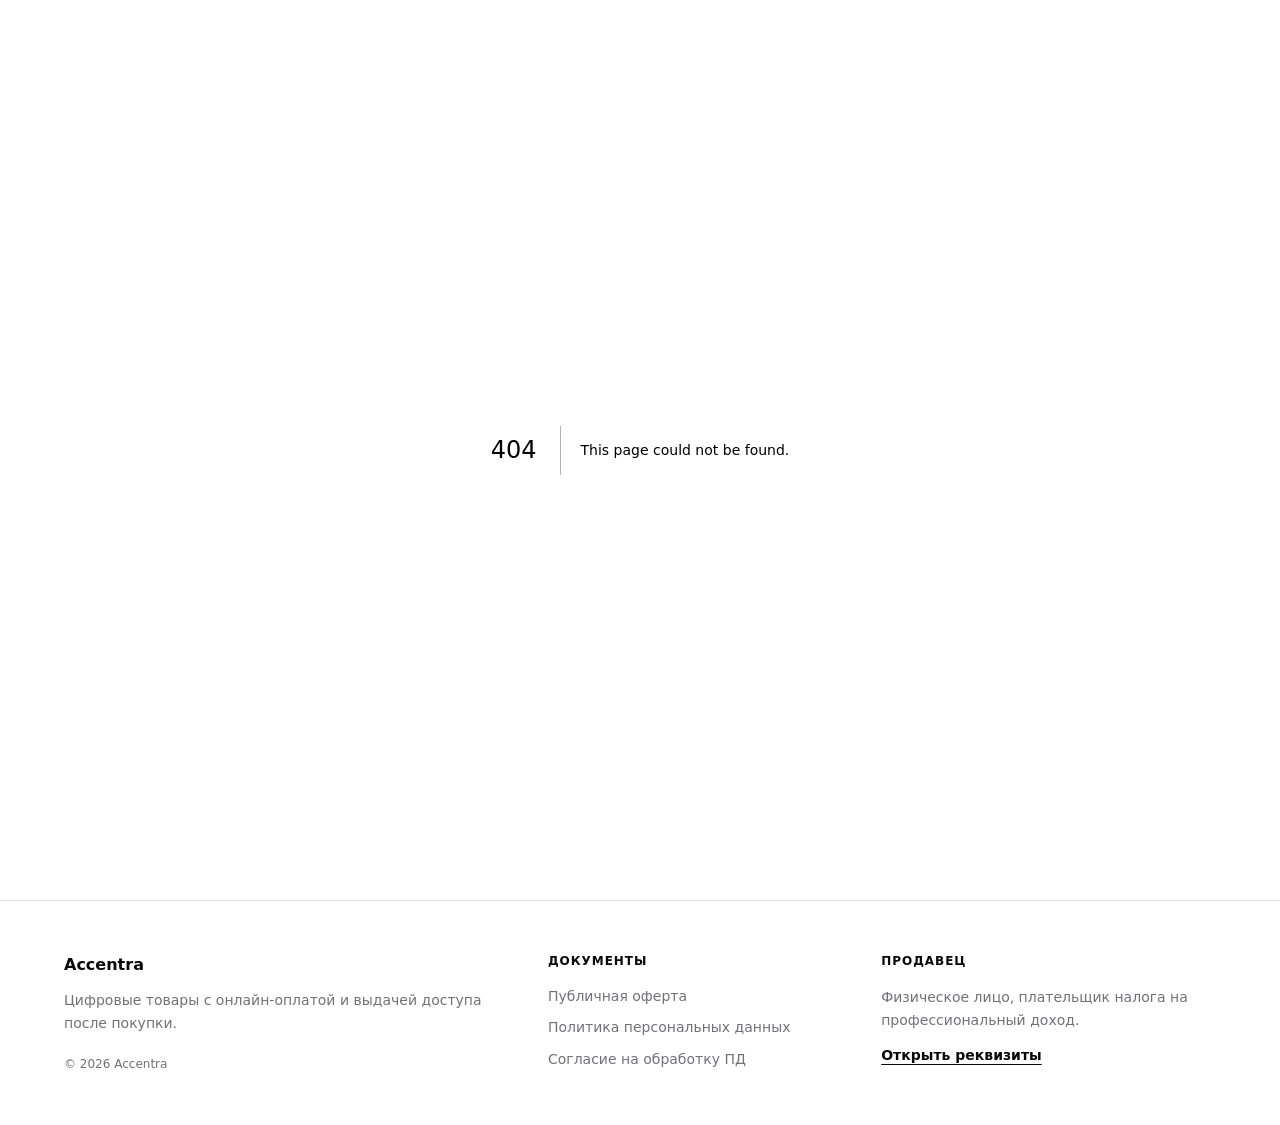
<file: 404/index.html>
<!DOCTYPE html><html lang="ru"><head><meta charSet="utf-8"/><meta name="viewport" content="width=device-width, initial-scale=1"/><link rel="stylesheet" href="/_next/static/chunks/09fl7cdb2_9.c.css" data-precedence="next"/><link rel="preload" as="script" fetchPriority="low" href="/_next/static/chunks/0f0owxcr7u-a0.js"/><script src="/_next/static/chunks/112dvaudrp225.js" async=""></script><script src="/_next/static/chunks/05oajfgthr20x.js" async=""></script><script src="/_next/static/chunks/04qz88vwpw~-f.js" async=""></script><script src="/_next/static/chunks/turbopack-0~rp0sgmsz5p0.js" async=""></script><script src="/_next/static/chunks/0_ijson-k~qrg.js" async=""></script><script src="/_next/static/chunks/0wbzwy2rjw5me.js" async=""></script><title>404: This page could not be found.</title><meta name="robots" content="noindex"/><meta name="next-size-adjust" content=""/><title>Accentra — цифровые товары</title><meta name="description" content="Магазин лицензий, шаблонов и цифровых продуктов. Мгновенная выдача после оплаты."/><meta name="yandex-verification" content="3810a843afc384e1"/><link rel="shortcut icon" href="/favicon.ico" type="image/x-icon"/><link rel="icon" href="/favicon.ico" type="image/x-icon" sizes="any"/><link rel="apple-touch-icon" href="/apple-touch-icon.png" type="image/png" sizes="180x180"/><script src="/_next/static/chunks/03~yq9q893hmn.js" noModule=""></script></head><body class="geistsans_d025f23b-module__btTCTG__variable geistmono_df95d851-module__CWPfka__variable min-h-dvh"><div hidden=""><!--$--><!--/$--></div><noscript><div><img src="https://mc.yandex.ru/watch/109227984" style="position:absolute;left:-9999px" alt=""/></div></noscript><div style="font-family:system-ui,&quot;Segoe UI&quot;,Roboto,Helvetica,Arial,sans-serif,&quot;Apple Color Emoji&quot;,&quot;Segoe UI Emoji&quot;;height:100vh;text-align:center;display:flex;flex-direction:column;align-items:center;justify-content:center"><div><style>body{color:#000;background:#fff;margin:0}.next-error-h1{border-right:1px solid rgba(0,0,0,.3)}@media (prefers-color-scheme:dark){body{color:#fff;background:#000}.next-error-h1{border-right:1px solid rgba(255,255,255,.3)}}</style><h1 class="next-error-h1" style="display:inline-block;margin:0 20px 0 0;padding:0 23px 0 0;font-size:24px;font-weight:500;vertical-align:top;line-height:49px">404</h1><div style="display:inline-block"><h2 style="font-size:14px;font-weight:400;line-height:49px;margin:0">This page could not be found.</h2></div></div></div><!--$--><!--/$--><footer class="legal-footer border-t border-border bg-background text-sm text-muted-foreground "><style>
        .legal-footer {
          padding: 2.75rem 1rem;
        }

        .legal-footer__inner {
          display: grid;
          gap: 2rem;
          max-width: 72rem;
          margin: 0 auto;
        }

        .legal-footer__title {
          color: var(--foreground);
          font-size: 1rem;
          font-weight: 650;
          line-height: 1.5;
        }

        .legal-footer__text {
          max-width: 28rem;
          margin-top: 0.75rem;
          line-height: 1.65;
        }

        .legal-footer__meta {
          margin-top: 1.25rem;
          font-size: 0.75rem;
          line-height: 1.5;
        }

        .legal-footer__label {
          color: var(--foreground);
          font-size: 0.75rem;
          font-weight: 700;
          letter-spacing: 0.08em;
          line-height: 1.4;
          text-transform: uppercase;
        }

        .legal-footer__links {
          display: flex;
          flex-direction: column;
          align-items: flex-start;
          gap: 0.7rem;
          margin-top: 1rem;
        }

        .legal-footer__link {
          color: inherit;
          line-height: 1.45;
          text-decoration: none;
          transition: color 160ms ease;
        }

        .legal-footer__link:hover {
          color: var(--foreground);
        }

        .legal-footer__seller {
          margin-top: 1rem;
          line-height: 1.65;
        }

        .legal-footer__requisites {
          display: inline-flex;
          margin-top: 0.8rem;
          color: var(--foreground);
          font-weight: 600;
          text-decoration: underline;
          text-underline-offset: 4px;
          transition: color 160ms ease;
        }

        .legal-footer__requisites:hover {
          color: var(--muted-foreground);
        }

        @media (min-width: 768px) {
          .legal-footer {
            padding: 3.25rem 1.5rem;
          }

          .legal-footer__inner {
            grid-template-columns: minmax(0, 1.35fr) minmax(0, 0.9fr) minmax(0, 1fr);
            align-items: start;
          }
        }
      </style><div class="legal-footer__inner"><div><p class="legal-footer__title">Accentra</p><p class="legal-footer__text">Цифровые товары с онлайн-оплатой и выдачей доступа после покупки.</p><p class="legal-footer__meta">© <!-- -->2026<!-- --> <!-- -->Accentra</p></div><nav aria-label="Юридические документы"><p class="legal-footer__label">Документы</p><div class="legal-footer__links"><a href="https://accentra.ru/legal/offer/" class="legal-footer__link">Публичная оферта</a><a href="https://accentra.ru/legal/privacy/" class="legal-footer__link">Политика персональных данных</a><a href="https://accentra.ru/legal/personal-data-consent/" class="legal-footer__link">Согласие на обработку ПД</a></div></nav><div><p class="legal-footer__label">Продавец</p><p class="legal-footer__seller">Физическое лицо, плательщик налога на профессиональный доход.</p><a href="https://accentra.ru/contacts/" class="legal-footer__requisites">Открыть реквизиты</a></div></div></footer><script src="/_next/static/chunks/0f0owxcr7u-a0.js" id="_R_" async=""></script><script>(self.__next_f=self.__next_f||[]).push([0])</script><script>self.__next_f.push([1,"1:\"$Sreact.fragment\"\n2:I[10536,[\"/_next/static/chunks/0_ijson-k~qrg.js\",\"/_next/static/chunks/0wbzwy2rjw5me.js\"],\"YandexMetrika\"]\n3:I[98425,[\"/_next/static/chunks/0_ijson-k~qrg.js\",\"/_next/static/chunks/0wbzwy2rjw5me.js\"],\"default\"]\n4:I[84635,[\"/_next/static/chunks/0_ijson-k~qrg.js\",\"/_next/static/chunks/0wbzwy2rjw5me.js\"],\"default\"]\nb:I[57531,[\"/_next/static/chunks/0_ijson-k~qrg.js\",\"/_next/static/chunks/0wbzwy2rjw5me.js\"],\"default\",1]\n:HL[\"/_next/static/chunks/09fl7cdb2_9.c.css\",\"style\"]\n5:T820,"])</script><script>self.__next_f.push([1,"\n        .legal-footer {\n          padding: 2.75rem 1rem;\n        }\n\n        .legal-footer__inner {\n          display: grid;\n          gap: 2rem;\n          max-width: 72rem;\n          margin: 0 auto;\n        }\n\n        .legal-footer__title {\n          color: var(--foreground);\n          font-size: 1rem;\n          font-weight: 650;\n          line-height: 1.5;\n        }\n\n        .legal-footer__text {\n          max-width: 28rem;\n          margin-top: 0.75rem;\n          line-height: 1.65;\n        }\n\n        .legal-footer__meta {\n          margin-top: 1.25rem;\n          font-size: 0.75rem;\n          line-height: 1.5;\n        }\n\n        .legal-footer__label {\n          color: var(--foreground);\n          font-size: 0.75rem;\n          font-weight: 700;\n          letter-spacing: 0.08em;\n          line-height: 1.4;\n          text-transform: uppercase;\n        }\n\n        .legal-footer__links {\n          display: flex;\n          flex-direction: column;\n          align-items: flex-start;\n          gap: 0.7rem;\n          margin-top: 1rem;\n        }\n\n        .legal-footer__link {\n          color: inherit;\n          line-height: 1.45;\n          text-decoration: none;\n          transition: color 160ms ease;\n        }\n\n        .legal-footer__link:hover {\n          color: var(--foreground);\n        }\n\n        .legal-footer__seller {\n          margin-top: 1rem;\n          line-height: 1.65;\n        }\n\n        .legal-footer__requisites {\n          display: inline-flex;\n          margin-top: 0.8rem;\n          color: var(--foreground);\n          font-weight: 600;\n          text-decoration: underline;\n          text-underline-offset: 4px;\n          transition: color 160ms ease;\n        }\n\n        .legal-footer__requisites:hover {\n          color: var(--muted-foreground);\n        }\n\n        @media (min-width: 768px) {\n          .legal-footer {\n            padding: 3.25rem 1.5rem;\n          }\n\n          .legal-footer__inner {\n            grid-template-columns: minmax(0, 1.35fr) minmax(0, 0.9fr) minmax(0, 1fr);\n            align-items: start;\n          }\n        }\n      "])</script><script>self.__next_f.push([1,"0:{\"P\":null,\"c\":[\"\",\"_not-found\",\"\"],\"q\":\"\",\"i\":false,\"f\":[[[\"\",{\"children\":[\"/_not-found\",{\"children\":[\"__PAGE__\",{}]}]},\"$undefined\",\"$undefined\",16],[[\"$\",\"$1\",\"c\",{\"children\":[[[\"$\",\"link\",\"0\",{\"rel\":\"stylesheet\",\"href\":\"/_next/static/chunks/09fl7cdb2_9.c.css\",\"precedence\":\"next\",\"crossOrigin\":\"$undefined\",\"nonce\":\"$undefined\"}],[\"$\",\"script\",\"script-0\",{\"src\":\"/_next/static/chunks/0_ijson-k~qrg.js\",\"async\":true,\"nonce\":\"$undefined\"}],[\"$\",\"script\",\"script-1\",{\"src\":\"/_next/static/chunks/0wbzwy2rjw5me.js\",\"async\":true,\"nonce\":\"$undefined\"}]],[\"$\",\"html\",null,{\"lang\":\"ru\",\"children\":[\"$\",\"body\",null,{\"className\":\"geistsans_d025f23b-module__btTCTG__variable geistmono_df95d851-module__CWPfka__variable min-h-dvh\",\"children\":[[\"$\",\"$L2\",null,{}],[\"$\",\"$L3\",null,{\"parallelRouterKey\":\"children\",\"error\":\"$undefined\",\"errorStyles\":\"$undefined\",\"errorScripts\":\"$undefined\",\"template\":[\"$\",\"$L4\",null,{}],\"templateStyles\":\"$undefined\",\"templateScripts\":\"$undefined\",\"notFound\":[[[\"$\",\"title\",null,{\"children\":\"404: This page could not be found.\"}],[\"$\",\"div\",null,{\"style\":{\"fontFamily\":\"system-ui,\\\"Segoe UI\\\",Roboto,Helvetica,Arial,sans-serif,\\\"Apple Color Emoji\\\",\\\"Segoe UI Emoji\\\"\",\"height\":\"100vh\",\"textAlign\":\"center\",\"display\":\"flex\",\"flexDirection\":\"column\",\"alignItems\":\"center\",\"justifyContent\":\"center\"},\"children\":[\"$\",\"div\",null,{\"children\":[[\"$\",\"style\",null,{\"dangerouslySetInnerHTML\":{\"__html\":\"body{color:#000;background:#fff;margin:0}.next-error-h1{border-right:1px solid rgba(0,0,0,.3)}@media (prefers-color-scheme:dark){body{color:#fff;background:#000}.next-error-h1{border-right:1px solid rgba(255,255,255,.3)}}\"}}],[\"$\",\"h1\",null,{\"className\":\"next-error-h1\",\"style\":{\"display\":\"inline-block\",\"margin\":\"0 20px 0 0\",\"padding\":\"0 23px 0 0\",\"fontSize\":24,\"fontWeight\":500,\"verticalAlign\":\"top\",\"lineHeight\":\"49px\"},\"children\":404}],[\"$\",\"div\",null,{\"style\":{\"display\":\"inline-block\"},\"children\":[\"$\",\"h2\",null,{\"style\":{\"fontSize\":14,\"fontWeight\":400,\"lineHeight\":\"49px\",\"margin\":0},\"children\":\"This page could not be found.\"}]}]]}]}]],[]],\"forbidden\":\"$undefined\",\"unauthorized\":\"$undefined\"}],[\"$\",\"footer\",null,{\"className\":\"legal-footer border-t border-border bg-background text-sm text-muted-foreground \",\"children\":[[\"$\",\"style\",null,{\"children\":\"$5\"}],\"$L6\"]}]]}]}]]}],{\"children\":[\"$L7\",{\"children\":[\"$L8\",{},null,false,null]},null,false,\"$@9\"]},null,false,null],\"$La\",false]],\"m\":\"$undefined\",\"G\":[\"$b\",[\"$Lc\"]],\"S\":true,\"h\":null,\"s\":\"$undefined\",\"l\":\"$undefined\",\"p\":\"$undefined\",\"d\":\"$undefined\",\"b\":\"RW8hOhac6cJbdOJ9MrkIf\"}\n"])</script><script>self.__next_f.push([1,"d:I[38120,[\"/_next/static/chunks/0_ijson-k~qrg.js\",\"/_next/static/chunks/0wbzwy2rjw5me.js\"],\"OutletBoundary\"]\ne:\"$Sreact.suspense\"\n11:I[38120,[\"/_next/static/chunks/0_ijson-k~qrg.js\",\"/_next/static/chunks/0wbzwy2rjw5me.js\"],\"ViewportBoundary\"]\n13:I[38120,[\"/_next/static/chunks/0_ijson-k~qrg.js\",\"/_next/static/chunks/0wbzwy2rjw5me.js\"],\"MetadataBoundary\"]\n"])</script><script>self.__next_f.push([1,"6:[\"$\",\"div\",null,{\"className\":\"legal-footer__inner\",\"children\":[[\"$\",\"div\",null,{\"children\":[[\"$\",\"p\",null,{\"className\":\"legal-footer__title\",\"children\":\"Accentra\"}],[\"$\",\"p\",null,{\"className\":\"legal-footer__text\",\"children\":\"Цифровые товары с онлайн-оплатой и выдачей доступа после покупки.\"}],[\"$\",\"p\",null,{\"className\":\"legal-footer__meta\",\"children\":[\"© \",2026,\" \",\"Accentra\"]}]]}],[\"$\",\"nav\",null,{\"aria-label\":\"Юридические документы\",\"children\":[[\"$\",\"p\",null,{\"className\":\"legal-footer__label\",\"children\":\"Документы\"}],[\"$\",\"div\",null,{\"className\":\"legal-footer__links\",\"children\":[[\"$\",\"a\",\"/legal/offer/\",{\"href\":\"https://accentra.ru/legal/offer/\",\"target\":\"$undefined\",\"rel\":\"$undefined\",\"className\":\"legal-footer__link\",\"children\":\"Публичная оферта\"}],[\"$\",\"a\",\"/legal/privacy/\",{\"href\":\"https://accentra.ru/legal/privacy/\",\"target\":\"$undefined\",\"rel\":\"$undefined\",\"className\":\"legal-footer__link\",\"children\":\"Политика персональных данных\"}],[\"$\",\"a\",\"/legal/personal-data-consent/\",{\"href\":\"https://accentra.ru/legal/personal-data-consent/\",\"target\":\"$undefined\",\"rel\":\"$undefined\",\"className\":\"legal-footer__link\",\"children\":\"Согласие на обработку ПД\"}]]}]]}],[\"$\",\"div\",null,{\"children\":[[\"$\",\"p\",null,{\"className\":\"legal-footer__label\",\"children\":\"Продавец\"}],[\"$\",\"p\",null,{\"className\":\"legal-footer__seller\",\"children\":\"Физическое лицо, плательщик налога на профессиональный доход.\"}],[\"$\",\"a\",null,{\"href\":\"https://accentra.ru/contacts/\",\"target\":\"$undefined\",\"rel\":\"$undefined\",\"className\":\"legal-footer__requisites\",\"children\":\"Открыть реквизиты\"}]]}]]}]\n"])</script><script>self.__next_f.push([1,"7:[\"$\",\"$1\",\"c\",{\"children\":[null,[\"$\",\"$L3\",null,{\"parallelRouterKey\":\"children\",\"error\":\"$undefined\",\"errorStyles\":\"$undefined\",\"errorScripts\":\"$undefined\",\"template\":[\"$\",\"$L4\",null,{}],\"templateStyles\":\"$undefined\",\"templateScripts\":\"$undefined\",\"notFound\":\"$undefined\",\"forbidden\":\"$undefined\",\"unauthorized\":\"$undefined\"}]]}]\n8:[\"$\",\"$1\",\"c\",{\"children\":[[[\"$\",\"title\",null,{\"children\":\"404: This page could not be found.\"}],[\"$\",\"div\",null,{\"style\":\"$0:f:0:1:0:props:children:1:props:children:props:children:1:props:notFound:0:1:props:style\",\"children\":[\"$\",\"div\",null,{\"children\":[[\"$\",\"style\",null,{\"dangerouslySetInnerHTML\":{\"__html\":\"body{color:#000;background:#fff;margin:0}.next-error-h1{border-right:1px solid rgba(0,0,0,.3)}@media (prefers-color-scheme:dark){body{color:#fff;background:#000}.next-error-h1{border-right:1px solid rgba(255,255,255,.3)}}\"}}],[\"$\",\"h1\",null,{\"className\":\"next-error-h1\",\"style\":\"$0:f:0:1:0:props:children:1:props:children:props:children:1:props:notFound:0:1:props:children:props:children:1:props:style\",\"children\":404}],[\"$\",\"div\",null,{\"style\":\"$0:f:0:1:0:props:children:1:props:children:props:children:1:props:notFound:0:1:props:children:props:children:2:props:style\",\"children\":[\"$\",\"h2\",null,{\"style\":\"$0:f:0:1:0:props:children:1:props:children:props:children:1:props:notFound:0:1:props:children:props:children:2:props:children:props:style\",\"children\":\"This page could not be found.\"}]}]]}]}]],null,[\"$\",\"$Ld\",null,{\"children\":[\"$\",\"$e\",null,{\"name\":\"Next.MetadataOutlet\",\"children\":\"$@f\"}]}]]}]\n10:[]\n9:\"$W10\"\na:[\"$\",\"$1\",\"h\",{\"children\":[[\"$\",\"meta\",null,{\"name\":\"robots\",\"content\":\"noindex\"}],[\"$\",\"$L11\",null,{\"children\":\"$L12\"}],[\"$\",\"div\",null,{\"hidden\":true,\"children\":[\"$\",\"$L13\",null,{\"children\":[\"$\",\"$e\",null,{\"name\":\"Next.Metadata\",\"children\":\"$L14\"}]}]}],[\"$\",\"meta\",null,{\"name\":\"next-size-adjust\",\"content\":\"\"}]]}]\nc:[\"$\",\"link\",\"0\",{\"rel\":\"stylesheet\",\"href\":\"/_next/static/chunks/09fl7cdb2_9.c.css\",\"precedence\":\"next\",\"crossOrigin\":\"$undefined\",\"nonce\":\"$undefined\"}]\n"])</script><script>self.__next_f.push([1,"12:[[\"$\",\"meta\",\"0\",{\"charSet\":\"utf-8\"}],[\"$\",\"meta\",\"1\",{\"name\":\"viewport\",\"content\":\"width=device-width, initial-scale=1\"}]]\n"])</script><script>self.__next_f.push([1,"15:I[50756,[\"/_next/static/chunks/0_ijson-k~qrg.js\",\"/_next/static/chunks/0wbzwy2rjw5me.js\"],\"IconMark\"]\nf:null\n14:[[\"$\",\"title\",\"0\",{\"children\":\"Accentra — цифровые товары\"}],[\"$\",\"meta\",\"1\",{\"name\":\"description\",\"content\":\"Магазин лицензий, шаблонов и цифровых продуктов. Мгновенная выдача после оплаты.\"}],[\"$\",\"meta\",\"2\",{\"name\":\"yandex-verification\",\"content\":\"3810a843afc384e1\"}],[\"$\",\"link\",\"3\",{\"rel\":\"shortcut icon\",\"href\":\"/favicon.ico\",\"type\":\"image/x-icon\"}],[\"$\",\"link\",\"4\",{\"rel\":\"icon\",\"href\":\"/favicon.ico\",\"type\":\"image/x-icon\",\"sizes\":\"any\"}],[\"$\",\"link\",\"5\",{\"rel\":\"apple-touch-icon\",\"href\":\"/apple-touch-icon.png\",\"type\":\"image/png\",\"sizes\":\"180x180\"}],[\"$\",\"$L15\",\"6\",{}]]\n"])</script></body></html>
</file>
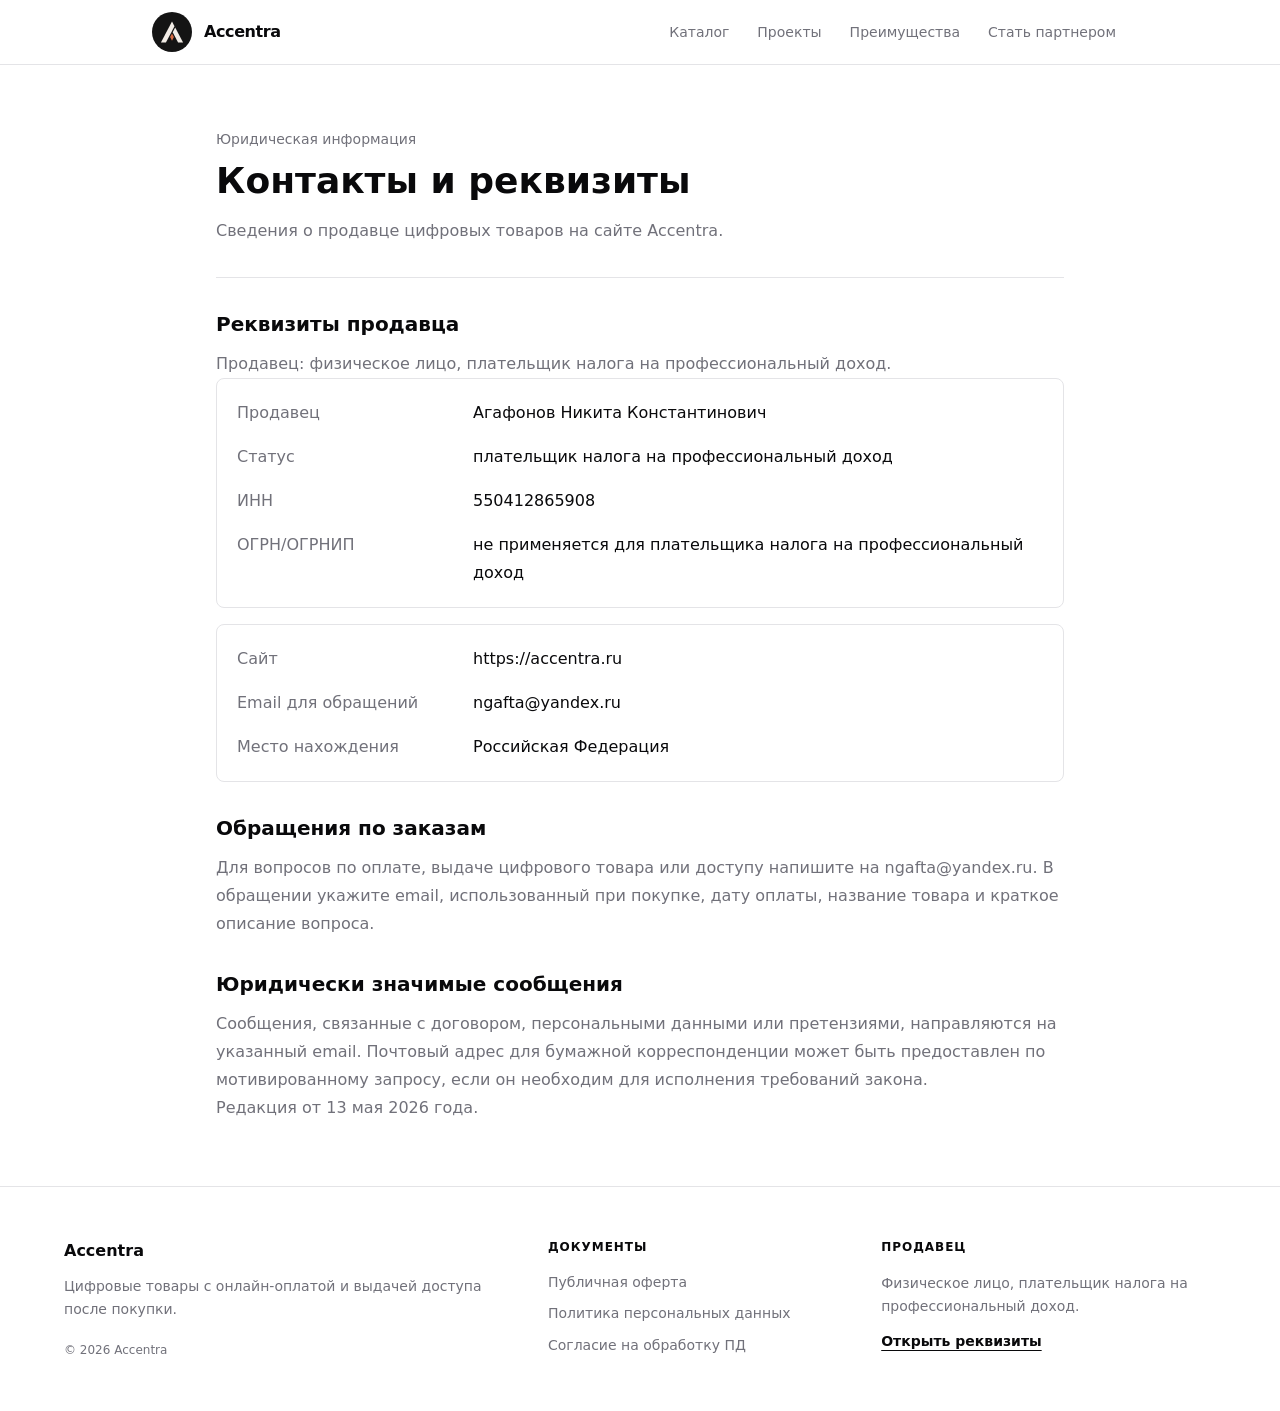
<file: contacts/index.html>
<!DOCTYPE html><html lang="ru"><head><meta charSet="utf-8"/><meta name="viewport" content="width=device-width, initial-scale=1"/><link rel="preload" href="/_next/static/media/GeistMonoVF-s.p.0ifhplp~93ddj.woff" as="font" crossorigin="" type="font/woff"/><link rel="preload" href="/_next/static/media/GeistVF-s.p.04dvp7dj03si8.woff" as="font" crossorigin="" type="font/woff"/><link rel="preload" as="image" href="/logo.svg"/><link rel="stylesheet" href="/_next/static/chunks/09fl7cdb2_9.c.css" data-precedence="next"/><link rel="preload" as="script" fetchPriority="low" href="/_next/static/chunks/0f0owxcr7u-a0.js"/><script src="/_next/static/chunks/112dvaudrp225.js" async=""></script><script src="/_next/static/chunks/05oajfgthr20x.js" async=""></script><script src="/_next/static/chunks/04qz88vwpw~-f.js" async=""></script><script src="/_next/static/chunks/turbopack-0~rp0sgmsz5p0.js" async=""></script><script src="/_next/static/chunks/0_ijson-k~qrg.js" async=""></script><script src="/_next/static/chunks/0wbzwy2rjw5me.js" async=""></script><script src="/_next/static/chunks/0.ukcha5vnf-5.js" async=""></script><meta name="next-size-adjust" content=""/><title>Контакты и реквизиты — Accentra</title><meta name="description" content="Сведения о продавце цифровых товаров Accentra."/><meta name="yandex-verification" content="3810a843afc384e1"/><link rel="shortcut icon" href="/favicon.ico" type="image/x-icon"/><link rel="icon" href="/favicon.ico" type="image/x-icon" sizes="any"/><link rel="apple-touch-icon" href="/apple-touch-icon.png" type="image/png" sizes="180x180"/><script src="/_next/static/chunks/03~yq9q893hmn.js" noModule=""></script></head><body class="geistsans_d025f23b-module__btTCTG__variable geistmono_df95d851-module__CWPfka__variable min-h-dvh"><div hidden=""><!--$--><!--/$--></div><noscript><div><img src="https://mc.yandex.ru/watch/109227984" style="position:absolute;left:-9999px" alt=""/></div></noscript><div class="min-h-dvh bg-background"><header class="sticky top-0 z-50 border-b border-border bg-background/80 backdrop-blur-md"><div class="mx-auto flex h-16 max-w-5xl items-center justify-between gap-4 px-4 sm:px-6"><a href="/" class="flex items-center gap-3 font-semibold tracking-tight text-foreground" aria-label="Accentra — на главную"><img alt="" width="40" height="40" decoding="async" data-nimg="1" class="size-10 shrink-0 rounded-xl" style="color:transparent" src="/logo.svg"/><span>Accentra</span></a><button type="button" class="inline-flex h-10 w-10 items-center justify-center rounded-md border border-input bg-background text-foreground transition-colors hover:bg-accent hover:text-accent-foreground md:hidden" aria-label="Открыть меню" aria-expanded="false"><span class="text-xl leading-none">☰</span></button><nav class="hidden absolute left-4 right-4 top-16 flex-col rounded-lg border border-border bg-background p-2 text-sm font-medium text-muted-foreground shadow-md md:static md:flex md:flex-row md:items-center md:gap-1 md:rounded-none md:border-0 md:bg-transparent md:p-0 md:shadow-none"><a href="/products/" class="rounded-md px-3 py-2 transition-colors hover:bg-accent hover:text-accent-foreground">Каталог</a><a href="/projects/" class="rounded-md px-3 py-2 transition-colors hover:bg-accent hover:text-accent-foreground">Проекты</a><a href="/#features" class="rounded-md px-3 py-2 transition-colors hover:bg-accent hover:text-accent-foreground">Преимущества</a><a href="https://partners.accentra.ru/" target="_blank" rel="noreferrer" class="rounded-md px-3 py-2 transition-colors hover:bg-accent hover:text-accent-foreground">Стать партнером</a></nav></div></header><main class="mx-auto max-w-4xl px-4 py-12 sm:px-6 sm:py-16"><header class="border-b border-border pb-8"><p class="text-sm font-medium text-muted-foreground">Юридическая информация</p><h1 class="mt-3 text-3xl font-semibold tracking-normal text-foreground sm:text-4xl">Контакты и реквизиты</h1><p class="mt-4 max-w-3xl text-base leading-7 text-muted-foreground">Сведения о продавце цифровых товаров на сайте Accentra.</p></header><article class="legal-document mt-8 space-y-8 text-base leading-7 text-muted-foreground"><section><h2>Реквизиты продавца</h2><p>Продавец: <!-- -->физическое лицо, плательщик налога на профессиональный доход<!-- -->.</p><div class="rounded-lg border border-border bg-muted/40 p-5"><button type="button" class="inline-flex h-10 items-center justify-center rounded-md border border-input bg-background px-4 text-sm font-semibold text-foreground shadow-sm transition hover:bg-accent hover:text-accent-foreground focus-visible:outline-none focus-visible:ring-2 focus-visible:ring-ring">Показать реквизиты</button></div><dl class="mt-4 grid gap-4 rounded-lg border border-border bg-card p-5 text-card-foreground sm:grid-cols-[220px_1fr]"><div class="contents"><dt class="font-medium text-muted-foreground">Сайт</dt><dd>https://accentra.ru</dd></div><div class="contents"><dt class="font-medium text-muted-foreground">Email для обращений</dt><dd>ngafta@yandex.ru</dd></div><div class="contents"><dt class="font-medium text-muted-foreground">Место нахождения</dt><dd>Российская Федерация</dd></div></dl></section><section><h2>Обращения по заказам</h2><p>Для вопросов по оплате, выдаче цифрового товара или доступу напишите на <!-- -->ngafta@yandex.ru<!-- -->. В обращении укажите email, использованный при покупке, дату оплаты, название товара и краткое описание вопроса.</p></section><section><h2>Юридически значимые сообщения</h2><p>Сообщения, связанные с договором, персональными данными или претензиями, направляются на указанный email. Почтовый адрес для бумажной корреспонденции может быть предоставлен по мотивированному запросу, если он необходим для исполнения требований закона.</p><p>Редакция от <!-- -->13 мая 2026 года<!-- -->.</p></section></article></main></div><!--$--><!--/$--><footer class="legal-footer border-t border-border bg-background text-sm text-muted-foreground "><style>
        .legal-footer {
          padding: 2.75rem 1rem;
        }

        .legal-footer__inner {
          display: grid;
          gap: 2rem;
          max-width: 72rem;
          margin: 0 auto;
        }

        .legal-footer__title {
          color: var(--foreground);
          font-size: 1rem;
          font-weight: 650;
          line-height: 1.5;
        }

        .legal-footer__text {
          max-width: 28rem;
          margin-top: 0.75rem;
          line-height: 1.65;
        }

        .legal-footer__meta {
          margin-top: 1.25rem;
          font-size: 0.75rem;
          line-height: 1.5;
        }

        .legal-footer__label {
          color: var(--foreground);
          font-size: 0.75rem;
          font-weight: 700;
          letter-spacing: 0.08em;
          line-height: 1.4;
          text-transform: uppercase;
        }

        .legal-footer__links {
          display: flex;
          flex-direction: column;
          align-items: flex-start;
          gap: 0.7rem;
          margin-top: 1rem;
        }

        .legal-footer__link {
          color: inherit;
          line-height: 1.45;
          text-decoration: none;
          transition: color 160ms ease;
        }

        .legal-footer__link:hover {
          color: var(--foreground);
        }

        .legal-footer__seller {
          margin-top: 1rem;
          line-height: 1.65;
        }

        .legal-footer__requisites {
          display: inline-flex;
          margin-top: 0.8rem;
          color: var(--foreground);
          font-weight: 600;
          text-decoration: underline;
          text-underline-offset: 4px;
          transition: color 160ms ease;
        }

        .legal-footer__requisites:hover {
          color: var(--muted-foreground);
        }

        @media (min-width: 768px) {
          .legal-footer {
            padding: 3.25rem 1.5rem;
          }

          .legal-footer__inner {
            grid-template-columns: minmax(0, 1.35fr) minmax(0, 0.9fr) minmax(0, 1fr);
            align-items: start;
          }
        }
      </style><div class="legal-footer__inner"><div><p class="legal-footer__title">Accentra</p><p class="legal-footer__text">Цифровые товары с онлайн-оплатой и выдачей доступа после покупки.</p><p class="legal-footer__meta">© <!-- -->2026<!-- --> <!-- -->Accentra</p></div><nav aria-label="Юридические документы"><p class="legal-footer__label">Документы</p><div class="legal-footer__links"><a href="https://accentra.ru/legal/offer/" class="legal-footer__link">Публичная оферта</a><a href="https://accentra.ru/legal/privacy/" class="legal-footer__link">Политика персональных данных</a><a href="https://accentra.ru/legal/personal-data-consent/" class="legal-footer__link">Согласие на обработку ПД</a></div></nav><div><p class="legal-footer__label">Продавец</p><p class="legal-footer__seller">Физическое лицо, плательщик налога на профессиональный доход.</p><a href="https://accentra.ru/contacts/" class="legal-footer__requisites">Открыть реквизиты</a></div></div></footer><script src="/_next/static/chunks/0f0owxcr7u-a0.js" id="_R_" async=""></script><script>(self.__next_f=self.__next_f||[]).push([0])</script><script>self.__next_f.push([1,"1:\"$Sreact.fragment\"\n2:I[10536,[\"/_next/static/chunks/0_ijson-k~qrg.js\",\"/_next/static/chunks/0wbzwy2rjw5me.js\"],\"YandexMetrika\"]\n3:I[98425,[\"/_next/static/chunks/0_ijson-k~qrg.js\",\"/_next/static/chunks/0wbzwy2rjw5me.js\"],\"default\"]\n4:I[84635,[\"/_next/static/chunks/0_ijson-k~qrg.js\",\"/_next/static/chunks/0wbzwy2rjw5me.js\"],\"default\"]\nb:I[57531,[\"/_next/static/chunks/0_ijson-k~qrg.js\",\"/_next/static/chunks/0wbzwy2rjw5me.js\"],\"default\",1]\n:HL[\"/_next/static/chunks/09fl7cdb2_9.c.css\",\"style\"]\n:HL[\"/_next/static/media/GeistMonoVF-s.p.0ifhplp~93ddj.woff\",\"font\",{\"crossOrigin\":\"\",\"type\":\"font/woff\"}]\n:HL[\"/_next/static/media/GeistVF-s.p.04dvp7dj03si8.woff\",\"font\",{\"crossOrigin\":\"\",\"type\":\"font/woff\"}]\n5:T820,"])</script><script>self.__next_f.push([1,"\n        .legal-footer {\n          padding: 2.75rem 1rem;\n        }\n\n        .legal-footer__inner {\n          display: grid;\n          gap: 2rem;\n          max-width: 72rem;\n          margin: 0 auto;\n        }\n\n        .legal-footer__title {\n          color: var(--foreground);\n          font-size: 1rem;\n          font-weight: 650;\n          line-height: 1.5;\n        }\n\n        .legal-footer__text {\n          max-width: 28rem;\n          margin-top: 0.75rem;\n          line-height: 1.65;\n        }\n\n        .legal-footer__meta {\n          margin-top: 1.25rem;\n          font-size: 0.75rem;\n          line-height: 1.5;\n        }\n\n        .legal-footer__label {\n          color: var(--foreground);\n          font-size: 0.75rem;\n          font-weight: 700;\n          letter-spacing: 0.08em;\n          line-height: 1.4;\n          text-transform: uppercase;\n        }\n\n        .legal-footer__links {\n          display: flex;\n          flex-direction: column;\n          align-items: flex-start;\n          gap: 0.7rem;\n          margin-top: 1rem;\n        }\n\n        .legal-footer__link {\n          color: inherit;\n          line-height: 1.45;\n          text-decoration: none;\n          transition: color 160ms ease;\n        }\n\n        .legal-footer__link:hover {\n          color: var(--foreground);\n        }\n\n        .legal-footer__seller {\n          margin-top: 1rem;\n          line-height: 1.65;\n        }\n\n        .legal-footer__requisites {\n          display: inline-flex;\n          margin-top: 0.8rem;\n          color: var(--foreground);\n          font-weight: 600;\n          text-decoration: underline;\n          text-underline-offset: 4px;\n          transition: color 160ms ease;\n        }\n\n        .legal-footer__requisites:hover {\n          color: var(--muted-foreground);\n        }\n\n        @media (min-width: 768px) {\n          .legal-footer {\n            padding: 3.25rem 1.5rem;\n          }\n\n          .legal-footer__inner {\n            grid-template-columns: minmax(0, 1.35fr) minmax(0, 0.9fr) minmax(0, 1fr);\n            align-items: start;\n          }\n        }\n      "])</script><script>self.__next_f.push([1,"0:{\"P\":null,\"c\":[\"\",\"contacts\",\"\"],\"q\":\"\",\"i\":false,\"f\":[[[\"\",{\"children\":[\"contacts\",{\"children\":[\"__PAGE__\",{}]}]},\"$undefined\",\"$undefined\",16],[[\"$\",\"$1\",\"c\",{\"children\":[[[\"$\",\"link\",\"0\",{\"rel\":\"stylesheet\",\"href\":\"/_next/static/chunks/09fl7cdb2_9.c.css\",\"precedence\":\"next\",\"crossOrigin\":\"$undefined\",\"nonce\":\"$undefined\"}],[\"$\",\"script\",\"script-0\",{\"src\":\"/_next/static/chunks/0_ijson-k~qrg.js\",\"async\":true,\"nonce\":\"$undefined\"}],[\"$\",\"script\",\"script-1\",{\"src\":\"/_next/static/chunks/0wbzwy2rjw5me.js\",\"async\":true,\"nonce\":\"$undefined\"}]],[\"$\",\"html\",null,{\"lang\":\"ru\",\"children\":[\"$\",\"body\",null,{\"className\":\"geistsans_d025f23b-module__btTCTG__variable geistmono_df95d851-module__CWPfka__variable min-h-dvh\",\"children\":[[\"$\",\"$L2\",null,{}],[\"$\",\"$L3\",null,{\"parallelRouterKey\":\"children\",\"error\":\"$undefined\",\"errorStyles\":\"$undefined\",\"errorScripts\":\"$undefined\",\"template\":[\"$\",\"$L4\",null,{}],\"templateStyles\":\"$undefined\",\"templateScripts\":\"$undefined\",\"notFound\":[[[\"$\",\"title\",null,{\"children\":\"404: This page could not be found.\"}],[\"$\",\"div\",null,{\"style\":{\"fontFamily\":\"system-ui,\\\"Segoe UI\\\",Roboto,Helvetica,Arial,sans-serif,\\\"Apple Color Emoji\\\",\\\"Segoe UI Emoji\\\"\",\"height\":\"100vh\",\"textAlign\":\"center\",\"display\":\"flex\",\"flexDirection\":\"column\",\"alignItems\":\"center\",\"justifyContent\":\"center\"},\"children\":[\"$\",\"div\",null,{\"children\":[[\"$\",\"style\",null,{\"dangerouslySetInnerHTML\":{\"__html\":\"body{color:#000;background:#fff;margin:0}.next-error-h1{border-right:1px solid rgba(0,0,0,.3)}@media (prefers-color-scheme:dark){body{color:#fff;background:#000}.next-error-h1{border-right:1px solid rgba(255,255,255,.3)}}\"}}],[\"$\",\"h1\",null,{\"className\":\"next-error-h1\",\"style\":{\"display\":\"inline-block\",\"margin\":\"0 20px 0 0\",\"padding\":\"0 23px 0 0\",\"fontSize\":24,\"fontWeight\":500,\"verticalAlign\":\"top\",\"lineHeight\":\"49px\"},\"children\":404}],[\"$\",\"div\",null,{\"style\":{\"display\":\"inline-block\"},\"children\":[\"$\",\"h2\",null,{\"style\":{\"fontSize\":14,\"fontWeight\":400,\"lineHeight\":\"49px\",\"margin\":0},\"children\":\"This page could not be found.\"}]}]]}]}]],[]],\"forbidden\":\"$undefined\",\"unauthorized\":\"$undefined\"}],[\"$\",\"footer\",null,{\"className\":\"legal-footer border-t border-border bg-background text-sm text-muted-foreground \",\"children\":[[\"$\",\"style\",null,{\"children\":\"$5\"}],\"$L6\"]}]]}]}]]}],{\"children\":[\"$L7\",{\"children\":[\"$L8\",{},null,false,null]},null,false,\"$@9\"]},null,false,null],\"$La\",false]],\"m\":\"$undefined\",\"G\":[\"$b\",[\"$Lc\"]],\"S\":true,\"h\":null,\"s\":\"$undefined\",\"l\":\"$undefined\",\"p\":\"$undefined\",\"d\":\"$undefined\",\"b\":\"RW8hOhac6cJbdOJ9MrkIf\"}\n"])</script><script>self.__next_f.push([1,"d:I[20626,[\"/_next/static/chunks/0_ijson-k~qrg.js\",\"/_next/static/chunks/0wbzwy2rjw5me.js\",\"/_next/static/chunks/0.ukcha5vnf-5.js\"],\"Header\"]\ne:I[50303,[\"/_next/static/chunks/0_ijson-k~qrg.js\",\"/_next/static/chunks/0wbzwy2rjw5me.js\",\"/_next/static/chunks/0.ukcha5vnf-5.js\"],\"ProtectedSellerDetails\"]\nf:I[38120,[\"/_next/static/chunks/0_ijson-k~qrg.js\",\"/_next/static/chunks/0wbzwy2rjw5me.js\"],\"OutletBoundary\"]\n10:\"$Sreact.suspense\"\n13:I[38120,[\"/_next/static/chunks/0_ijson-k~qrg.js\",\"/_next/static/chunks/0wbzwy2rjw5me.js\"],\"ViewportBoundary\"]\n15:I[38120,[\"/_next/static/chunks/0_ijson-k~qrg.js\",\"/_next/static/chunks/0wbzwy2rjw5me.js\"],\"MetadataBoundary\"]\n"])</script><script>self.__next_f.push([1,"6:[\"$\",\"div\",null,{\"className\":\"legal-footer__inner\",\"children\":[[\"$\",\"div\",null,{\"children\":[[\"$\",\"p\",null,{\"className\":\"legal-footer__title\",\"children\":\"Accentra\"}],[\"$\",\"p\",null,{\"className\":\"legal-footer__text\",\"children\":\"Цифровые товары с онлайн-оплатой и выдачей доступа после покупки.\"}],[\"$\",\"p\",null,{\"className\":\"legal-footer__meta\",\"children\":[\"© \",2026,\" \",\"Accentra\"]}]]}],[\"$\",\"nav\",null,{\"aria-label\":\"Юридические документы\",\"children\":[[\"$\",\"p\",null,{\"className\":\"legal-footer__label\",\"children\":\"Документы\"}],[\"$\",\"div\",null,{\"className\":\"legal-footer__links\",\"children\":[[\"$\",\"a\",\"/legal/offer/\",{\"href\":\"https://accentra.ru/legal/offer/\",\"target\":\"$undefined\",\"rel\":\"$undefined\",\"className\":\"legal-footer__link\",\"children\":\"Публичная оферта\"}],[\"$\",\"a\",\"/legal/privacy/\",{\"href\":\"https://accentra.ru/legal/privacy/\",\"target\":\"$undefined\",\"rel\":\"$undefined\",\"className\":\"legal-footer__link\",\"children\":\"Политика персональных данных\"}],[\"$\",\"a\",\"/legal/personal-data-consent/\",{\"href\":\"https://accentra.ru/legal/personal-data-consent/\",\"target\":\"$undefined\",\"rel\":\"$undefined\",\"className\":\"legal-footer__link\",\"children\":\"Согласие на обработку ПД\"}]]}]]}],[\"$\",\"div\",null,{\"children\":[[\"$\",\"p\",null,{\"className\":\"legal-footer__label\",\"children\":\"Продавец\"}],[\"$\",\"p\",null,{\"className\":\"legal-footer__seller\",\"children\":\"Физическое лицо, плательщик налога на профессиональный доход.\"}],[\"$\",\"a\",null,{\"href\":\"https://accentra.ru/contacts/\",\"target\":\"$undefined\",\"rel\":\"$undefined\",\"className\":\"legal-footer__requisites\",\"children\":\"Открыть реквизиты\"}]]}]]}]\n"])</script><script>self.__next_f.push([1,"7:[\"$\",\"$1\",\"c\",{\"children\":[null,[\"$\",\"$L3\",null,{\"parallelRouterKey\":\"children\",\"error\":\"$undefined\",\"errorStyles\":\"$undefined\",\"errorScripts\":\"$undefined\",\"template\":[\"$\",\"$L4\",null,{}],\"templateStyles\":\"$undefined\",\"templateScripts\":\"$undefined\",\"notFound\":\"$undefined\",\"forbidden\":\"$undefined\",\"unauthorized\":\"$undefined\"}]]}]\n"])</script><script>self.__next_f.push([1,"8:[\"$\",\"$1\",\"c\",{\"children\":[[\"$\",\"div\",null,{\"className\":\"min-h-dvh bg-background\",\"children\":[[\"$\",\"$Ld\",null,{}],[\"$\",\"main\",null,{\"className\":\"mx-auto max-w-4xl px-4 py-12 sm:px-6 sm:py-16\",\"children\":[[\"$\",\"header\",null,{\"className\":\"border-b border-border pb-8\",\"children\":[[\"$\",\"p\",null,{\"className\":\"text-sm font-medium text-muted-foreground\",\"children\":\"Юридическая информация\"}],[\"$\",\"h1\",null,{\"className\":\"mt-3 text-3xl font-semibold tracking-normal text-foreground sm:text-4xl\",\"children\":\"Контакты и реквизиты\"}],[\"$\",\"p\",null,{\"className\":\"mt-4 max-w-3xl text-base leading-7 text-muted-foreground\",\"children\":\"Сведения о продавце цифровых товаров на сайте Accentra.\"}]]}],[\"$\",\"article\",null,{\"className\":\"legal-document mt-8 space-y-8 text-base leading-7 text-muted-foreground\",\"children\":[[\"$\",\"section\",null,{\"children\":[[\"$\",\"h2\",null,{\"children\":\"Реквизиты продавца\"}],[\"$\",\"p\",null,{\"children\":[\"Продавец: \",\"физическое лицо, плательщик налога на профессиональный доход\",\".\"]}],[\"$\",\"$Le\",null,{}],[\"$\",\"dl\",null,{\"className\":\"mt-4 grid gap-4 rounded-lg border border-border bg-card p-5 text-card-foreground sm:grid-cols-[220px_1fr]\",\"children\":[[\"$\",\"div\",null,{\"className\":\"contents\",\"children\":[[\"$\",\"dt\",null,{\"className\":\"font-medium text-muted-foreground\",\"children\":\"Сайт\"}],[\"$\",\"dd\",null,{\"children\":\"https://accentra.ru\"}]]}],[\"$\",\"div\",null,{\"className\":\"contents\",\"children\":[[\"$\",\"dt\",null,{\"className\":\"font-medium text-muted-foreground\",\"children\":\"Email для обращений\"}],[\"$\",\"dd\",null,{\"children\":\"ngafta@yandex.ru\"}]]}],[\"$\",\"div\",null,{\"className\":\"contents\",\"children\":[[\"$\",\"dt\",null,{\"className\":\"font-medium text-muted-foreground\",\"children\":\"Место нахождения\"}],[\"$\",\"dd\",null,{\"children\":\"Российская Федерация\"}]]}]]}]]}],[\"$\",\"section\",null,{\"children\":[[\"$\",\"h2\",null,{\"children\":\"Обращения по заказам\"}],[\"$\",\"p\",null,{\"children\":[\"Для вопросов по оплате, выдаче цифрового товара или доступу напишите на \",\"ngafta@yandex.ru\",\". В обращении укажите email, использованный при покупке, дату оплаты, название товара и краткое описание вопроса.\"]}]]}],[\"$\",\"section\",null,{\"children\":[[\"$\",\"h2\",null,{\"children\":\"Юридически значимые сообщения\"}],[\"$\",\"p\",null,{\"children\":\"Сообщения, связанные с договором, персональными данными или претензиями, направляются на указанный email. Почтовый адрес для бумажной корреспонденции может быть предоставлен по мотивированному запросу, если он необходим для исполнения требований закона.\"}],[\"$\",\"p\",null,{\"children\":[\"Редакция от \",\"13 мая 2026 года\",\".\"]}]]}]]}]]}]]}],[[\"$\",\"script\",\"script-0\",{\"src\":\"/_next/static/chunks/0.ukcha5vnf-5.js\",\"async\":true,\"nonce\":\"$undefined\"}]],[\"$\",\"$Lf\",null,{\"children\":[\"$\",\"$10\",null,{\"name\":\"Next.MetadataOutlet\",\"children\":\"$@11\"}]}]]}]\n"])</script><script>self.__next_f.push([1,"12:[]\n9:\"$W12\"\na:[\"$\",\"$1\",\"h\",{\"children\":[null,[\"$\",\"$L13\",null,{\"children\":\"$L14\"}],[\"$\",\"div\",null,{\"hidden\":true,\"children\":[\"$\",\"$L15\",null,{\"children\":[\"$\",\"$10\",null,{\"name\":\"Next.Metadata\",\"children\":\"$L16\"}]}]}],[\"$\",\"meta\",null,{\"name\":\"next-size-adjust\",\"content\":\"\"}]]}]\nc:[\"$\",\"link\",\"0\",{\"rel\":\"stylesheet\",\"href\":\"/_next/static/chunks/09fl7cdb2_9.c.css\",\"precedence\":\"next\",\"crossOrigin\":\"$undefined\",\"nonce\":\"$undefined\"}]\n"])</script><script>self.__next_f.push([1,"14:[[\"$\",\"meta\",\"0\",{\"charSet\":\"utf-8\"}],[\"$\",\"meta\",\"1\",{\"name\":\"viewport\",\"content\":\"width=device-width, initial-scale=1\"}]]\n"])</script><script>self.__next_f.push([1,"17:I[50756,[\"/_next/static/chunks/0_ijson-k~qrg.js\",\"/_next/static/chunks/0wbzwy2rjw5me.js\"],\"IconMark\"]\n11:null\n16:[[\"$\",\"title\",\"0\",{\"children\":\"Контакты и реквизиты — Accentra\"}],[\"$\",\"meta\",\"1\",{\"name\":\"description\",\"content\":\"Сведения о продавце цифровых товаров Accentra.\"}],[\"$\",\"meta\",\"2\",{\"name\":\"yandex-verification\",\"content\":\"3810a843afc384e1\"}],[\"$\",\"link\",\"3\",{\"rel\":\"shortcut icon\",\"href\":\"/favicon.ico\",\"type\":\"image/x-icon\"}],[\"$\",\"link\",\"4\",{\"rel\":\"icon\",\"href\":\"/favicon.ico\",\"type\":\"image/x-icon\",\"sizes\":\"any\"}],[\"$\",\"link\",\"5\",{\"rel\":\"apple-touch-icon\",\"href\":\"/apple-touch-icon.png\",\"type\":\"image/png\",\"sizes\":\"180x180\"}],[\"$\",\"$L17\",\"6\",{}]]\n"])</script></body></html>
</file>
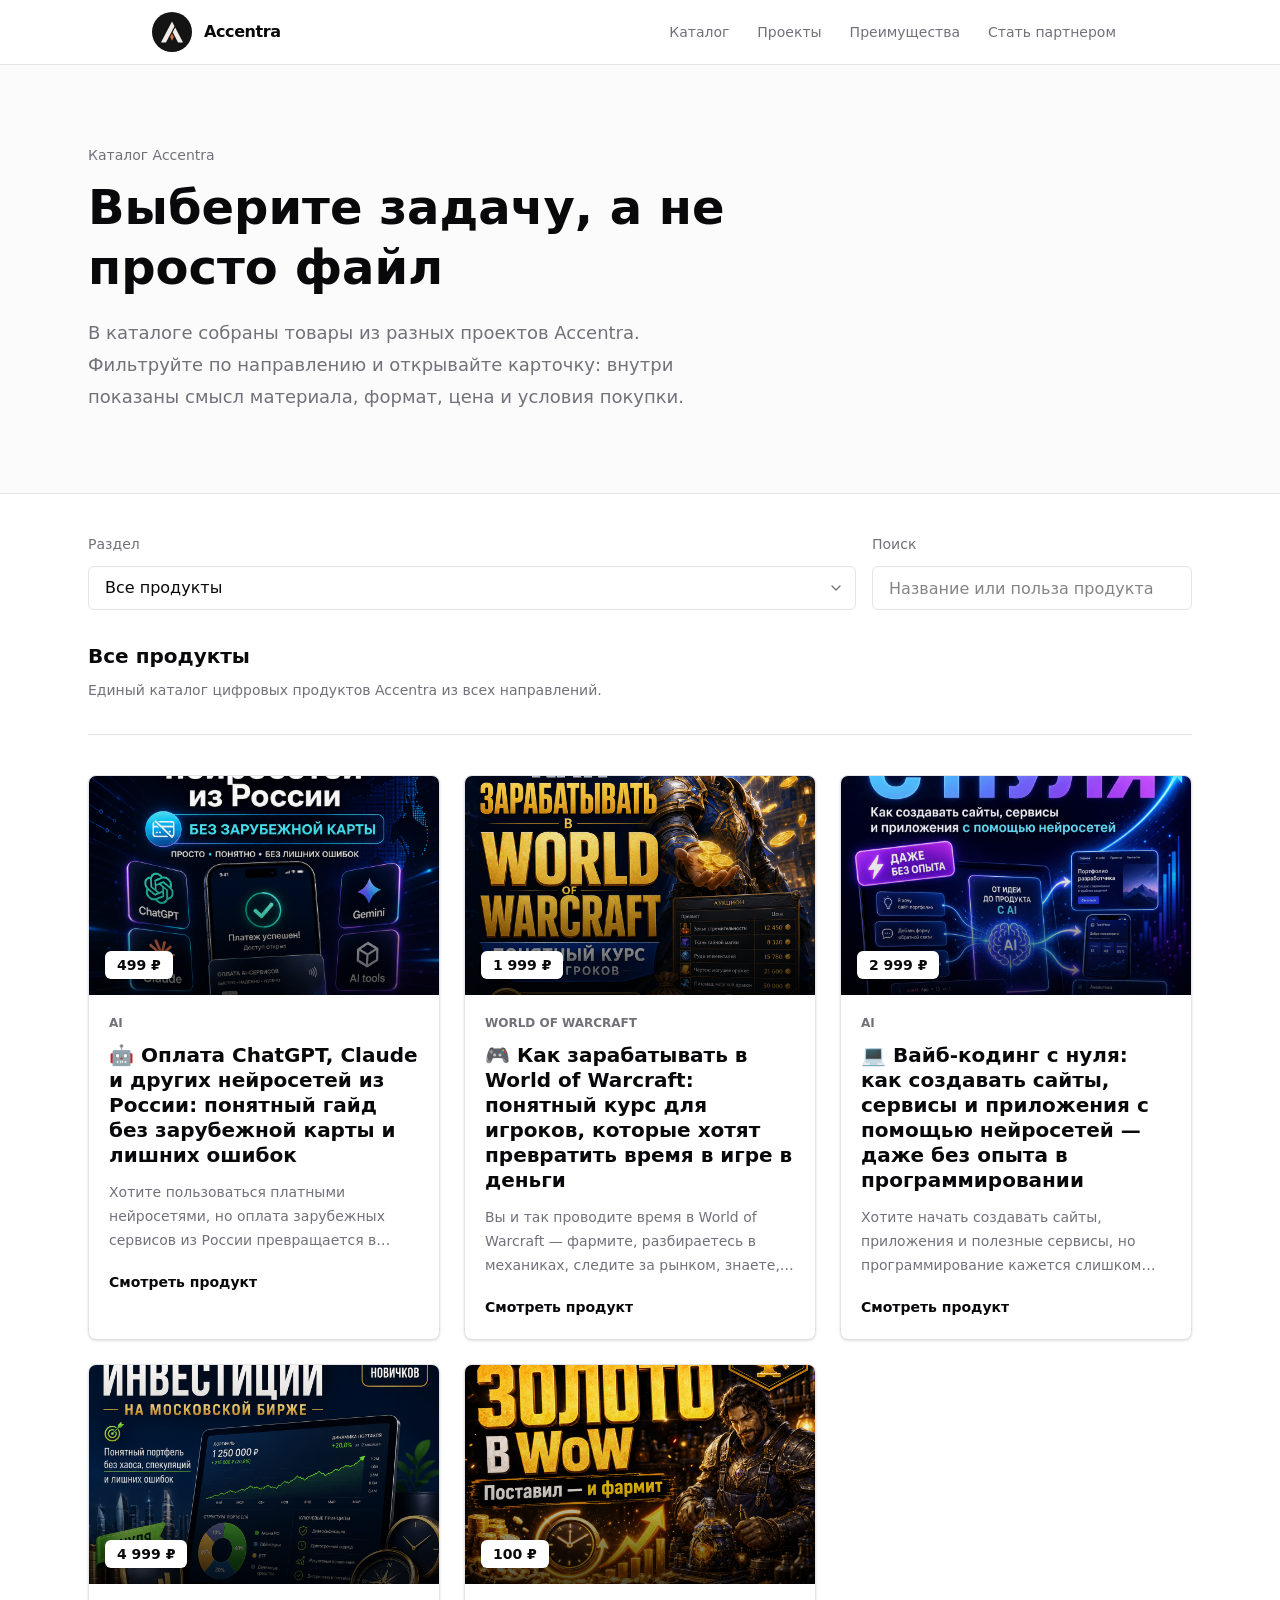
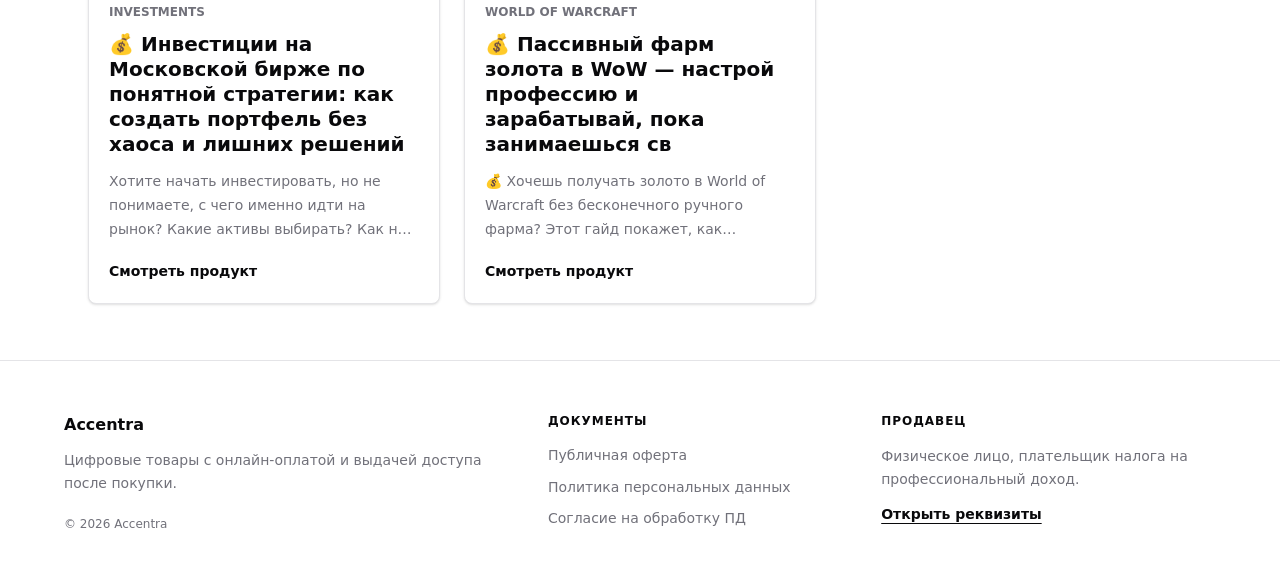
<file: products/index.html>
<!DOCTYPE html><html lang="ru"><head><meta charSet="utf-8"/><meta name="viewport" content="width=device-width, initial-scale=1"/><link rel="preload" href="/_next/static/media/GeistMonoVF-s.p.0ifhplp~93ddj.woff" as="font" crossorigin="" type="font/woff"/><link rel="preload" href="/_next/static/media/GeistVF-s.p.04dvp7dj03si8.woff" as="font" crossorigin="" type="font/woff"/><link rel="preload" as="image" href="/logo.svg"/><link rel="stylesheet" href="/_next/static/chunks/09fl7cdb2_9.c.css" data-precedence="next"/><link rel="preload" as="script" fetchPriority="low" href="/_next/static/chunks/0f0owxcr7u-a0.js"/><script src="/_next/static/chunks/112dvaudrp225.js" async=""></script><script src="/_next/static/chunks/05oajfgthr20x.js" async=""></script><script src="/_next/static/chunks/04qz88vwpw~-f.js" async=""></script><script src="/_next/static/chunks/turbopack-0~rp0sgmsz5p0.js" async=""></script><script src="/_next/static/chunks/0_ijson-k~qrg.js" async=""></script><script src="/_next/static/chunks/0wbzwy2rjw5me.js" async=""></script><script src="/_next/static/chunks/0e-p68wrtsbo8.js" async=""></script><meta name="next-size-adjust" content=""/><title>Каталог продуктов — Accentra</title><meta name="description" content="Цифровые продукты Accentra для конкретных задач и проектов."/><meta name="yandex-verification" content="3810a843afc384e1"/><link rel="shortcut icon" href="/favicon.ico" type="image/x-icon"/><link rel="icon" href="/favicon.ico" type="image/x-icon" sizes="any"/><link rel="apple-touch-icon" href="/apple-touch-icon.png" type="image/png" sizes="180x180"/><script src="/_next/static/chunks/03~yq9q893hmn.js" noModule=""></script></head><body class="geistsans_d025f23b-module__btTCTG__variable geistmono_df95d851-module__CWPfka__variable min-h-dvh"><div hidden=""><!--$--><!--/$--></div><noscript><div><img src="https://mc.yandex.ru/watch/109227984" style="position:absolute;left:-9999px" alt=""/></div></noscript><div class="min-h-dvh bg-background"><header class="sticky top-0 z-50 border-b border-border bg-background/80 backdrop-blur-md"><div class="mx-auto flex h-16 max-w-5xl items-center justify-between gap-4 px-4 sm:px-6"><a href="/" class="flex items-center gap-3 font-semibold tracking-tight text-foreground" aria-label="Accentra — на главную"><img alt="" width="40" height="40" decoding="async" data-nimg="1" class="size-10 shrink-0 rounded-xl" style="color:transparent" src="/logo.svg"/><span>Accentra</span></a><button type="button" class="inline-flex h-10 w-10 items-center justify-center rounded-md border border-input bg-background text-foreground transition-colors hover:bg-accent hover:text-accent-foreground md:hidden" aria-label="Открыть меню" aria-expanded="false"><span class="text-xl leading-none">☰</span></button><nav class="hidden absolute left-4 right-4 top-16 flex-col rounded-lg border border-border bg-background p-2 text-sm font-medium text-muted-foreground shadow-md md:static md:flex md:flex-row md:items-center md:gap-1 md:rounded-none md:border-0 md:bg-transparent md:p-0 md:shadow-none"><a href="/products/" class="rounded-md px-3 py-2 transition-colors hover:bg-accent hover:text-accent-foreground">Каталог</a><a href="/projects/" class="rounded-md px-3 py-2 transition-colors hover:bg-accent hover:text-accent-foreground">Проекты</a><a href="/#features" class="rounded-md px-3 py-2 transition-colors hover:bg-accent hover:text-accent-foreground">Преимущества</a><a href="https://partners.accentra.ru/" target="_blank" rel="noreferrer" class="rounded-md px-3 py-2 transition-colors hover:bg-accent hover:text-accent-foreground">Стать партнером</a></nav></div></header><main><section class="border-b border-border bg-muted/40"><div class="mx-auto max-w-6xl px-4 py-16 sm:px-6 sm:py-20"><p class="text-sm font-medium text-muted-foreground">Каталог Accentra</p><h1 class="mt-3 max-w-3xl text-4xl font-semibold leading-tight tracking-normal text-foreground sm:text-5xl">Выберите задачу, а не просто файл</h1><p class="mt-5 max-w-2xl text-lg leading-8 text-muted-foreground">В каталоге собраны товары из разных проектов Accentra. Фильтруйте по направлению и открывайте карточку: внутри показаны смысл материала, формат, цена и условия покупки.</p></div></section><section class="mx-auto max-w-6xl px-4 py-10 sm:px-6"><div class="grid gap-4 lg:grid-cols-[1fr_320px] lg:items-end"><label class="block text-sm font-medium text-muted-foreground">Раздел<div class="relative mt-3"><select class="h-11 w-full cursor-pointer appearance-none rounded-md border border-input bg-background px-4 pr-10 text-base font-normal text-foreground outline-none transition focus:border-ring focus:ring-2 focus:ring-ring/20"><option value="all" selected="">Все продукты</option><option value="wow">World of Warcraft</option><option value="investments">Investments</option><option value="ai">AI</option></select><span class="pointer-events-none absolute right-0 top-1/2 flex h-11 -translate-y-1/2 items-center pr-3 text-muted-foreground" aria-hidden="true"><svg xmlns="http://www.w3.org/2000/svg" width="16" height="16" viewBox="0 0 24 24" fill="none" stroke="currentColor" stroke-width="2" stroke-linecap="round" stroke-linejoin="round"><path d="m6 9 6 6 6-6"></path></svg></span></div></label><label class="block text-sm font-medium text-muted-foreground">Поиск<input class="mt-3 h-11 w-full rounded-md border border-input bg-background px-4 text-base text-foreground outline-none transition focus:border-ring focus:ring-2 focus:ring-ring/20" placeholder="Название или польза продукта" value=""/></label></div><div class="mt-8 border-b border-border pb-8"><h2 class="text-xl font-semibold tracking-normal text-foreground">Все продукты</h2><p class="mt-2 max-w-2xl text-sm leading-6 text-muted-foreground">Единый каталог цифровых продуктов Accentra из всех направлений.</p></div></section><section class="mx-auto max-w-6xl px-4 pb-14 sm:px-6"><div class="grid gap-6 md:grid-cols-2 xl:grid-cols-3" data-products-grid="true"><a href="/products/22e9035f-3868-4ca6-849c-213f71f04df5/" class="group overflow-hidden rounded-lg border border-border bg-card text-card-foreground shadow-sm transition duration-300 hover:-translate-y-1 hover:border-primary/50" data-product-card="true" data-project-id="ai"><div class="relative aspect-[16/10] overflow-hidden bg-muted"><img alt="🤖 Оплата ChatGPT, Claude и других нейросетей из России: понятный гайд без зарубежной карты и лишних ошибок" loading="lazy" decoding="async" data-nimg="fill" class="object-cover transition duration-500 group-hover:scale-105" style="position:absolute;height:100%;width:100%;left:0;top:0;right:0;bottom:0;color:transparent" src="/product-assets/22e9035f-3868-4ca6-849c-213f71f04df5/cover.png"/><div class="absolute inset-0 bg-gradient-to-t from-black/70 via-black/10 to-transparent"></div><div class="absolute bottom-4 left-4 rounded-md bg-background px-3 py-1 text-sm font-semibold text-foreground shadow-sm">499 ₽</div></div><div class="p-5"><p class="text-xs font-semibold uppercase tracking-normal text-muted-foreground">AI</p><h3 class="mt-3 text-xl font-semibold leading-tight">🤖 Оплата ChatGPT, Claude и других нейросетей из России: понятный гайд без зарубежной карты и лишних ошибок</h3><p class="mt-3 line-clamp-3 text-sm leading-6 text-muted-foreground">Хотите пользоваться платными нейросетями, но оплата зарубежных сервисов из России превращается в квест? Карта не проходит, способов слишком много, а в интернете полно противоречивых советов и сомнительных посредников. Этот гайд поможет спокойно разобраться,...</p><span class="mt-5 inline-flex text-sm font-semibold text-foreground transition group-hover:text-muted-foreground">Смотреть продукт</span></div></a><a href="/products/8c2f8cf0-f976-4fdf-9dd5-a84a4e0d2ac6/" class="group overflow-hidden rounded-lg border border-border bg-card text-card-foreground shadow-sm transition duration-300 hover:-translate-y-1 hover:border-primary/50" data-product-card="true" data-project-id="wow"><div class="relative aspect-[16/10] overflow-hidden bg-muted"><img alt="🎮 Как зарабатывать в World of Warcraft: понятный курс для игроков, которые хотят превратить время в игре в деньги" loading="lazy" decoding="async" data-nimg="fill" class="object-cover transition duration-500 group-hover:scale-105" style="position:absolute;height:100%;width:100%;left:0;top:0;right:0;bottom:0;color:transparent" src="/product-assets/8c2f8cf0-f976-4fdf-9dd5-a84a4e0d2ac6/cover.png"/><div class="absolute inset-0 bg-gradient-to-t from-black/70 via-black/10 to-transparent"></div><div class="absolute bottom-4 left-4 rounded-md bg-background px-3 py-1 text-sm font-semibold text-foreground shadow-sm">1 999 ₽</div></div><div class="p-5"><p class="text-xs font-semibold uppercase tracking-normal text-muted-foreground">World of Warcraft</p><h3 class="mt-3 text-xl font-semibold leading-tight">🎮 Как зарабатывать в World of Warcraft: понятный курс для игроков, которые хотят превратить время в игре в деньги</h3><p class="mt-3 line-clamp-3 text-sm leading-6 text-muted-foreground">Вы и так проводите время в World of Warcraft — фармите, разбираетесь в механиках, следите за рынком, знаете, что ценится у игроков. Но задумывались ли вы, что этот опыт можно превратить в дополнительный доход? 💰 Этот курс — для тех, кто хочет понять, как у...</p><span class="mt-5 inline-flex text-sm font-semibold text-foreground transition group-hover:text-muted-foreground">Смотреть продукт</span></div></a><a href="/products/56df31fc-23c1-4991-8503-3be87ecf45fc/" class="group overflow-hidden rounded-lg border border-border bg-card text-card-foreground shadow-sm transition duration-300 hover:-translate-y-1 hover:border-primary/50" data-product-card="true" data-project-id="ai"><div class="relative aspect-[16/10] overflow-hidden bg-muted"><img alt="💻 Вайб-кодинг с нуля: как создавать сайты, сервисы и приложения с помощью нейросетей — даже без опыта в программировании" loading="lazy" decoding="async" data-nimg="fill" class="object-cover transition duration-500 group-hover:scale-105" style="position:absolute;height:100%;width:100%;left:0;top:0;right:0;bottom:0;color:transparent" src="/product-assets/56df31fc-23c1-4991-8503-3be87ecf45fc/cover.png"/><div class="absolute inset-0 bg-gradient-to-t from-black/70 via-black/10 to-transparent"></div><div class="absolute bottom-4 left-4 rounded-md bg-background px-3 py-1 text-sm font-semibold text-foreground shadow-sm">2 999 ₽</div></div><div class="p-5"><p class="text-xs font-semibold uppercase tracking-normal text-muted-foreground">AI</p><h3 class="mt-3 text-xl font-semibold leading-tight">💻 Вайб-кодинг с нуля: как создавать сайты, сервисы и приложения с помощью нейросетей — даже без опыта в программировании</h3><p class="mt-3 line-clamp-3 text-sm leading-6 text-muted-foreground">Хотите начать создавать сайты, приложения и полезные сервисы, но программирование кажется слишком сложным, долгим и «не для вас»? Этот курс — понятный старт в вайб-кодинге: подходе, при котором вы не годами изучаете синтаксис, а учитесь ставить задачи нейро...</p><span class="mt-5 inline-flex text-sm font-semibold text-foreground transition group-hover:text-muted-foreground">Смотреть продукт</span></div></a><a href="/products/39269abf-c96f-457e-8a95-6e6b20b0af40/" class="group overflow-hidden rounded-lg border border-border bg-card text-card-foreground shadow-sm transition duration-300 hover:-translate-y-1 hover:border-primary/50" data-product-card="true" data-project-id="investments"><div class="relative aspect-[16/10] overflow-hidden bg-muted"><img alt="💰 Инвестиции на Московской бирже по понятной стратегии: как создать портфель без хаоса и лишних решений" loading="lazy" decoding="async" data-nimg="fill" class="object-cover transition duration-500 group-hover:scale-105" style="position:absolute;height:100%;width:100%;left:0;top:0;right:0;bottom:0;color:transparent" src="/product-assets/39269abf-c96f-457e-8a95-6e6b20b0af40/cover.png"/><div class="absolute inset-0 bg-gradient-to-t from-black/70 via-black/10 to-transparent"></div><div class="absolute bottom-4 left-4 rounded-md bg-background px-3 py-1 text-sm font-semibold text-foreground shadow-sm">4 999 ₽</div></div><div class="p-5"><p class="text-xs font-semibold uppercase tracking-normal text-muted-foreground">Investments</p><h3 class="mt-3 text-xl font-semibold leading-tight">💰 Инвестиции на Московской бирже по понятной стратегии: как создать портфель без хаоса и лишних решений</h3><p class="mt-3 line-clamp-3 text-sm leading-6 text-muted-foreground">Хотите начать инвестировать, но не понимаете, с чего именно идти на рынок? Какие активы выбирать? Как не купить «на эмоциях»? Что делать, если рынок падает? И можно ли инвестировать без ежедневного чтения новостей и попыток угадать курс? Этот курс — для тех...</p><span class="mt-5 inline-flex text-sm font-semibold text-foreground transition group-hover:text-muted-foreground">Смотреть продукт</span></div></a><a href="/products/ee7bdcdb-d550-4432-8865-7f6fb3a1a3c7/" class="group overflow-hidden rounded-lg border border-border bg-card text-card-foreground shadow-sm transition duration-300 hover:-translate-y-1 hover:border-primary/50" data-product-card="true" data-project-id="wow"><div class="relative aspect-[16/10] overflow-hidden bg-muted"><img alt="💰 Пассивный фарм золота в WoW — настрой профессию и зарабатывай, пока занимаешься св" loading="lazy" decoding="async" data-nimg="fill" class="object-cover transition duration-500 group-hover:scale-105" style="position:absolute;height:100%;width:100%;left:0;top:0;right:0;bottom:0;color:transparent" src="/product-assets/ee7bdcdb-d550-4432-8865-7f6fb3a1a3c7/cover.png"/><div class="absolute inset-0 bg-gradient-to-t from-black/70 via-black/10 to-transparent"></div><div class="absolute bottom-4 left-4 rounded-md bg-background px-3 py-1 text-sm font-semibold text-foreground shadow-sm">100 ₽</div></div><div class="p-5"><p class="text-xs font-semibold uppercase tracking-normal text-muted-foreground">World of Warcraft</p><h3 class="mt-3 text-xl font-semibold leading-tight">💰 Пассивный фарм золота в WoW — настрой профессию и зарабатывай, пока занимаешься св</h3><p class="mt-3 line-clamp-3 text-sm leading-6 text-muted-foreground">💰 Хочешь получать золото в World of Warcraft без бесконечного ручного фарма? Этот гайд покажет, как выстроить понятную схему заработка через профессию, чтобы она приносила игровую валюту с минимальным постоянным участием. Что будет внутри: ⚙️ Пошаговая нас...</p><span class="mt-5 inline-flex text-sm font-semibold text-foreground transition group-hover:text-muted-foreground">Смотреть продукт</span></div></a></div><div class="hidden py-12 text-center text-muted-foreground" data-products-empty="true">По выбранным условиям продуктов нет.</div></section></main></div><!--$--><!--/$--><footer class="legal-footer border-t border-border bg-background text-sm text-muted-foreground "><style>
        .legal-footer {
          padding: 2.75rem 1rem;
        }

        .legal-footer__inner {
          display: grid;
          gap: 2rem;
          max-width: 72rem;
          margin: 0 auto;
        }

        .legal-footer__title {
          color: var(--foreground);
          font-size: 1rem;
          font-weight: 650;
          line-height: 1.5;
        }

        .legal-footer__text {
          max-width: 28rem;
          margin-top: 0.75rem;
          line-height: 1.65;
        }

        .legal-footer__meta {
          margin-top: 1.25rem;
          font-size: 0.75rem;
          line-height: 1.5;
        }

        .legal-footer__label {
          color: var(--foreground);
          font-size: 0.75rem;
          font-weight: 700;
          letter-spacing: 0.08em;
          line-height: 1.4;
          text-transform: uppercase;
        }

        .legal-footer__links {
          display: flex;
          flex-direction: column;
          align-items: flex-start;
          gap: 0.7rem;
          margin-top: 1rem;
        }

        .legal-footer__link {
          color: inherit;
          line-height: 1.45;
          text-decoration: none;
          transition: color 160ms ease;
        }

        .legal-footer__link:hover {
          color: var(--foreground);
        }

        .legal-footer__seller {
          margin-top: 1rem;
          line-height: 1.65;
        }

        .legal-footer__requisites {
          display: inline-flex;
          margin-top: 0.8rem;
          color: var(--foreground);
          font-weight: 600;
          text-decoration: underline;
          text-underline-offset: 4px;
          transition: color 160ms ease;
        }

        .legal-footer__requisites:hover {
          color: var(--muted-foreground);
        }

        @media (min-width: 768px) {
          .legal-footer {
            padding: 3.25rem 1.5rem;
          }

          .legal-footer__inner {
            grid-template-columns: minmax(0, 1.35fr) minmax(0, 0.9fr) minmax(0, 1fr);
            align-items: start;
          }
        }
      </style><div class="legal-footer__inner"><div><p class="legal-footer__title">Accentra</p><p class="legal-footer__text">Цифровые товары с онлайн-оплатой и выдачей доступа после покупки.</p><p class="legal-footer__meta">© <!-- -->2026<!-- --> <!-- -->Accentra</p></div><nav aria-label="Юридические документы"><p class="legal-footer__label">Документы</p><div class="legal-footer__links"><a href="https://accentra.ru/legal/offer/" class="legal-footer__link">Публичная оферта</a><a href="https://accentra.ru/legal/privacy/" class="legal-footer__link">Политика персональных данных</a><a href="https://accentra.ru/legal/personal-data-consent/" class="legal-footer__link">Согласие на обработку ПД</a></div></nav><div><p class="legal-footer__label">Продавец</p><p class="legal-footer__seller">Физическое лицо, плательщик налога на профессиональный доход.</p><a href="https://accentra.ru/contacts/" class="legal-footer__requisites">Открыть реквизиты</a></div></div></footer><script src="/_next/static/chunks/0f0owxcr7u-a0.js" id="_R_" async=""></script><script>(self.__next_f=self.__next_f||[]).push([0])</script><script>self.__next_f.push([1,"1:\"$Sreact.fragment\"\n2:I[10536,[\"/_next/static/chunks/0_ijson-k~qrg.js\",\"/_next/static/chunks/0wbzwy2rjw5me.js\"],\"YandexMetrika\"]\n3:I[98425,[\"/_next/static/chunks/0_ijson-k~qrg.js\",\"/_next/static/chunks/0wbzwy2rjw5me.js\"],\"default\"]\n4:I[84635,[\"/_next/static/chunks/0_ijson-k~qrg.js\",\"/_next/static/chunks/0wbzwy2rjw5me.js\"],\"default\"]\nb:I[57531,[\"/_next/static/chunks/0_ijson-k~qrg.js\",\"/_next/static/chunks/0wbzwy2rjw5me.js\"],\"default\",1]\n:HL[\"/_next/static/chunks/09fl7cdb2_9.c.css\",\"style\"]\n:HL[\"/_next/static/media/GeistMonoVF-s.p.0ifhplp~93ddj.woff\",\"font\",{\"crossOrigin\":\"\",\"type\":\"font/woff\"}]\n:HL[\"/_next/static/media/GeistVF-s.p.04dvp7dj03si8.woff\",\"font\",{\"crossOrigin\":\"\",\"type\":\"font/woff\"}]\n5:T820,"])</script><script>self.__next_f.push([1,"\n        .legal-footer {\n          padding: 2.75rem 1rem;\n        }\n\n        .legal-footer__inner {\n          display: grid;\n          gap: 2rem;\n          max-width: 72rem;\n          margin: 0 auto;\n        }\n\n        .legal-footer__title {\n          color: var(--foreground);\n          font-size: 1rem;\n          font-weight: 650;\n          line-height: 1.5;\n        }\n\n        .legal-footer__text {\n          max-width: 28rem;\n          margin-top: 0.75rem;\n          line-height: 1.65;\n        }\n\n        .legal-footer__meta {\n          margin-top: 1.25rem;\n          font-size: 0.75rem;\n          line-height: 1.5;\n        }\n\n        .legal-footer__label {\n          color: var(--foreground);\n          font-size: 0.75rem;\n          font-weight: 700;\n          letter-spacing: 0.08em;\n          line-height: 1.4;\n          text-transform: uppercase;\n        }\n\n        .legal-footer__links {\n          display: flex;\n          flex-direction: column;\n          align-items: flex-start;\n          gap: 0.7rem;\n          margin-top: 1rem;\n        }\n\n        .legal-footer__link {\n          color: inherit;\n          line-height: 1.45;\n          text-decoration: none;\n          transition: color 160ms ease;\n        }\n\n        .legal-footer__link:hover {\n          color: var(--foreground);\n        }\n\n        .legal-footer__seller {\n          margin-top: 1rem;\n          line-height: 1.65;\n        }\n\n        .legal-footer__requisites {\n          display: inline-flex;\n          margin-top: 0.8rem;\n          color: var(--foreground);\n          font-weight: 600;\n          text-decoration: underline;\n          text-underline-offset: 4px;\n          transition: color 160ms ease;\n        }\n\n        .legal-footer__requisites:hover {\n          color: var(--muted-foreground);\n        }\n\n        @media (min-width: 768px) {\n          .legal-footer {\n            padding: 3.25rem 1.5rem;\n          }\n\n          .legal-footer__inner {\n            grid-template-columns: minmax(0, 1.35fr) minmax(0, 0.9fr) minmax(0, 1fr);\n            align-items: start;\n          }\n        }\n      "])</script><script>self.__next_f.push([1,"0:{\"P\":null,\"c\":[\"\",\"products\",\"\"],\"q\":\"\",\"i\":false,\"f\":[[[\"\",{\"children\":[\"products\",{\"children\":[\"__PAGE__\",{}]}]},\"$undefined\",\"$undefined\",16],[[\"$\",\"$1\",\"c\",{\"children\":[[[\"$\",\"link\",\"0\",{\"rel\":\"stylesheet\",\"href\":\"/_next/static/chunks/09fl7cdb2_9.c.css\",\"precedence\":\"next\",\"crossOrigin\":\"$undefined\",\"nonce\":\"$undefined\"}],[\"$\",\"script\",\"script-0\",{\"src\":\"/_next/static/chunks/0_ijson-k~qrg.js\",\"async\":true,\"nonce\":\"$undefined\"}],[\"$\",\"script\",\"script-1\",{\"src\":\"/_next/static/chunks/0wbzwy2rjw5me.js\",\"async\":true,\"nonce\":\"$undefined\"}]],[\"$\",\"html\",null,{\"lang\":\"ru\",\"children\":[\"$\",\"body\",null,{\"className\":\"geistsans_d025f23b-module__btTCTG__variable geistmono_df95d851-module__CWPfka__variable min-h-dvh\",\"children\":[[\"$\",\"$L2\",null,{}],[\"$\",\"$L3\",null,{\"parallelRouterKey\":\"children\",\"error\":\"$undefined\",\"errorStyles\":\"$undefined\",\"errorScripts\":\"$undefined\",\"template\":[\"$\",\"$L4\",null,{}],\"templateStyles\":\"$undefined\",\"templateScripts\":\"$undefined\",\"notFound\":[[[\"$\",\"title\",null,{\"children\":\"404: This page could not be found.\"}],[\"$\",\"div\",null,{\"style\":{\"fontFamily\":\"system-ui,\\\"Segoe UI\\\",Roboto,Helvetica,Arial,sans-serif,\\\"Apple Color Emoji\\\",\\\"Segoe UI Emoji\\\"\",\"height\":\"100vh\",\"textAlign\":\"center\",\"display\":\"flex\",\"flexDirection\":\"column\",\"alignItems\":\"center\",\"justifyContent\":\"center\"},\"children\":[\"$\",\"div\",null,{\"children\":[[\"$\",\"style\",null,{\"dangerouslySetInnerHTML\":{\"__html\":\"body{color:#000;background:#fff;margin:0}.next-error-h1{border-right:1px solid rgba(0,0,0,.3)}@media (prefers-color-scheme:dark){body{color:#fff;background:#000}.next-error-h1{border-right:1px solid rgba(255,255,255,.3)}}\"}}],[\"$\",\"h1\",null,{\"className\":\"next-error-h1\",\"style\":{\"display\":\"inline-block\",\"margin\":\"0 20px 0 0\",\"padding\":\"0 23px 0 0\",\"fontSize\":24,\"fontWeight\":500,\"verticalAlign\":\"top\",\"lineHeight\":\"49px\"},\"children\":404}],[\"$\",\"div\",null,{\"style\":{\"display\":\"inline-block\"},\"children\":[\"$\",\"h2\",null,{\"style\":{\"fontSize\":14,\"fontWeight\":400,\"lineHeight\":\"49px\",\"margin\":0},\"children\":\"This page could not be found.\"}]}]]}]}]],[]],\"forbidden\":\"$undefined\",\"unauthorized\":\"$undefined\"}],[\"$\",\"footer\",null,{\"className\":\"legal-footer border-t border-border bg-background text-sm text-muted-foreground \",\"children\":[[\"$\",\"style\",null,{\"children\":\"$5\"}],\"$L6\"]}]]}]}]]}],{\"children\":[\"$L7\",{\"children\":[\"$L8\",{},null,false,null]},null,false,\"$@9\"]},null,false,null],\"$La\",false]],\"m\":\"$undefined\",\"G\":[\"$b\",[\"$Lc\"]],\"S\":true,\"h\":null,\"s\":\"$undefined\",\"l\":\"$undefined\",\"p\":\"$undefined\",\"d\":\"$undefined\",\"b\":\"RW8hOhac6cJbdOJ9MrkIf\"}\n"])</script><script>self.__next_f.push([1,"e:I[38120,[\"/_next/static/chunks/0_ijson-k~qrg.js\",\"/_next/static/chunks/0wbzwy2rjw5me.js\"],\"OutletBoundary\"]\nf:\"$Sreact.suspense\"\n12:I[38120,[\"/_next/static/chunks/0_ijson-k~qrg.js\",\"/_next/static/chunks/0wbzwy2rjw5me.js\"],\"ViewportBoundary\"]\n14:I[38120,[\"/_next/static/chunks/0_ijson-k~qrg.js\",\"/_next/static/chunks/0wbzwy2rjw5me.js\"],\"MetadataBoundary\"]\n"])</script><script>self.__next_f.push([1,"6:[\"$\",\"div\",null,{\"className\":\"legal-footer__inner\",\"children\":[[\"$\",\"div\",null,{\"children\":[[\"$\",\"p\",null,{\"className\":\"legal-footer__title\",\"children\":\"Accentra\"}],[\"$\",\"p\",null,{\"className\":\"legal-footer__text\",\"children\":\"Цифровые товары с онлайн-оплатой и выдачей доступа после покупки.\"}],[\"$\",\"p\",null,{\"className\":\"legal-footer__meta\",\"children\":[\"© \",2026,\" \",\"Accentra\"]}]]}],[\"$\",\"nav\",null,{\"aria-label\":\"Юридические документы\",\"children\":[[\"$\",\"p\",null,{\"className\":\"legal-footer__label\",\"children\":\"Документы\"}],[\"$\",\"div\",null,{\"className\":\"legal-footer__links\",\"children\":[[\"$\",\"a\",\"/legal/offer/\",{\"href\":\"https://accentra.ru/legal/offer/\",\"target\":\"$undefined\",\"rel\":\"$undefined\",\"className\":\"legal-footer__link\",\"children\":\"Публичная оферта\"}],[\"$\",\"a\",\"/legal/privacy/\",{\"href\":\"https://accentra.ru/legal/privacy/\",\"target\":\"$undefined\",\"rel\":\"$undefined\",\"className\":\"legal-footer__link\",\"children\":\"Политика персональных данных\"}],[\"$\",\"a\",\"/legal/personal-data-consent/\",{\"href\":\"https://accentra.ru/legal/personal-data-consent/\",\"target\":\"$undefined\",\"rel\":\"$undefined\",\"className\":\"legal-footer__link\",\"children\":\"Согласие на обработку ПД\"}]]}]]}],[\"$\",\"div\",null,{\"children\":[[\"$\",\"p\",null,{\"className\":\"legal-footer__label\",\"children\":\"Продавец\"}],[\"$\",\"p\",null,{\"className\":\"legal-footer__seller\",\"children\":\"Физическое лицо, плательщик налога на профессиональный доход.\"}],[\"$\",\"a\",null,{\"href\":\"https://accentra.ru/contacts/\",\"target\":\"$undefined\",\"rel\":\"$undefined\",\"className\":\"legal-footer__requisites\",\"children\":\"Открыть реквизиты\"}]]}]]}]\n"])</script><script>self.__next_f.push([1,"7:[\"$\",\"$1\",\"c\",{\"children\":[null,[\"$\",\"$L3\",null,{\"parallelRouterKey\":\"children\",\"error\":\"$undefined\",\"errorStyles\":\"$undefined\",\"errorScripts\":\"$undefined\",\"template\":[\"$\",\"$L4\",null,{}],\"templateStyles\":\"$undefined\",\"templateScripts\":\"$undefined\",\"notFound\":\"$undefined\",\"forbidden\":\"$undefined\",\"unauthorized\":\"$undefined\"}]]}]\n8:[\"$\",\"$1\",\"c\",{\"children\":[\"$Ld\",[[\"$\",\"script\",\"script-0\",{\"src\":\"/_next/static/chunks/0e-p68wrtsbo8.js\",\"async\":true,\"nonce\":\"$undefined\"}]],[\"$\",\"$Le\",null,{\"children\":[\"$\",\"$f\",null,{\"name\":\"Next.MetadataOutlet\",\"children\":\"$@10\"}]}]]}]\n11:[]\n9:\"$W11\"\na:[\"$\",\"$1\",\"h\",{\"children\":[null,[\"$\",\"$L12\",null,{\"children\":\"$L13\"}],[\"$\",\"div\",null,{\"hidden\":true,\"children\":[\"$\",\"$L14\",null,{\"children\":[\"$\",\"$f\",null,{\"name\":\"Next.Metadata\",\"children\":\"$L15\"}]}]}],[\"$\",\"meta\",null,{\"name\":\"next-size-adjust\",\"content\":\"\"}]]}]\nc:[\"$\",\"link\",\"0\",{\"rel\":\"stylesheet\",\"href\":\"/_next/static/chunks/09fl7cdb2_9.c.css\",\"precedence\":\"next\",\"crossOrigin\":\"$undefined\",\"nonce\":\"$undefined\"}]\n"])</script><script>self.__next_f.push([1,"13:[[\"$\",\"meta\",\"0\",{\"charSet\":\"utf-8\"}],[\"$\",\"meta\",\"1\",{\"name\":\"viewport\",\"content\":\"width=device-width, initial-scale=1\"}]]\n"])</script><script>self.__next_f.push([1,"16:I[50756,[\"/_next/static/chunks/0_ijson-k~qrg.js\",\"/_next/static/chunks/0wbzwy2rjw5me.js\"],\"IconMark\"]\n10:null\n15:[[\"$\",\"title\",\"0\",{\"children\":\"Каталог продуктов — Accentra\"}],[\"$\",\"meta\",\"1\",{\"name\":\"description\",\"content\":\"Цифровые продукты Accentra для конкретных задач и проектов.\"}],[\"$\",\"meta\",\"2\",{\"name\":\"yandex-verification\",\"content\":\"3810a843afc384e1\"}],[\"$\",\"link\",\"3\",{\"rel\":\"shortcut icon\",\"href\":\"/favicon.ico\",\"type\":\"image/x-icon\"}],[\"$\",\"link\",\"4\",{\"rel\":\"icon\",\"href\":\"/favicon.ico\",\"type\":\"image/x-icon\",\"sizes\":\"any\"}],[\"$\",\"link\",\"5\",{\"rel\":\"apple-touch-icon\",\"href\":\"/apple-touch-icon.png\",\"type\":\"image/png\",\"sizes\":\"180x180\"}],[\"$\",\"$L16\",\"6\",{}]]\n"])</script><script>self.__next_f.push([1,"17:I[20626,[\"/_next/static/chunks/0_ijson-k~qrg.js\",\"/_next/static/chunks/0wbzwy2rjw5me.js\",\"/_next/static/chunks/0e-p68wrtsbo8.js\"],\"Header\"]\n18:I[23546,[\"/_next/static/chunks/0_ijson-k~qrg.js\",\"/_next/static/chunks/0wbzwy2rjw5me.js\",\"/_next/static/chunks/0e-p68wrtsbo8.js\"],\"ProductsCatalogFilters\"]\n19:I[90844,[\"/_next/static/chunks/0_ijson-k~qrg.js\",\"/_next/static/chunks/0wbzwy2rjw5me.js\",\"/_next/static/chunks/0e-p68wrtsbo8.js\"],\"Image\"]\n"])</script><script>self.__next_f.push([1,"d:[\"$\",\"div\",null,{\"className\":\"min-h-dvh bg-background\",\"children\":[[\"$\",\"$L17\",null,{}],[\"$\",\"main\",null,{\"children\":[[\"$\",\"section\",null,{\"className\":\"border-b border-border bg-muted/40\",\"children\":[\"$\",\"div\",null,{\"className\":\"mx-auto max-w-6xl px-4 py-16 sm:px-6 sm:py-20\",\"children\":[[\"$\",\"p\",null,{\"className\":\"text-sm font-medium text-muted-foreground\",\"children\":\"Каталог Accentra\"}],[\"$\",\"h1\",null,{\"className\":\"mt-3 max-w-3xl text-4xl font-semibold leading-tight tracking-normal text-foreground sm:text-5xl\",\"children\":\"Выберите задачу, а не просто файл\"}],[\"$\",\"p\",null,{\"className\":\"mt-5 max-w-2xl text-lg leading-8 text-muted-foreground\",\"children\":\"В каталоге собраны товары из разных проектов Accentra. Фильтруйте по направлению и открывайте карточку: внутри показаны смысл материала, формат, цена и условия покупки.\"}]]}]}],[\"$\",\"section\",null,{\"className\":\"mx-auto max-w-6xl px-4 py-10 sm:px-6\",\"children\":[\"$\",\"$L18\",null,{\"projects\":[{\"id\":\"wow\",\"frontendId\":\"wow\",\"name\":\"World of Warcraft\",\"shortName\":\"WoW\",\"description\":\"Практичные материалы для игроков World of Warcraft: заработок, фарм, внутриигровые процессы и понятные инструкции без недель хаотичного поиска.\",\"productsPath\":\"/products/\"},{\"id\":\"investments\",\"frontendId\":\"investments\",\"name\":\"Investments\",\"shortName\":\"Invest\",\"description\":\"Курсы и гайды для спокойного входа в инвестиции: стратегия, дисциплина, базовая логика портфеля и защита от типичных ошибок новичка.\",\"productsPath\":\"/products/\"},{\"id\":\"ai\",\"frontendId\":\"ai\",\"name\":\"AI\",\"shortName\":\"AI\",\"description\":\"Материалы по нейросетям, оплате зарубежных сервисов и вайб-кодингу: меньше противоречивых советов, больше понятной стартовой карты.\",\"productsPath\":\"/products/\"}]}]}],[\"$\",\"section\",null,{\"className\":\"mx-auto max-w-6xl px-4 pb-14 sm:px-6\",\"children\":[[\"$\",\"div\",null,{\"className\":\"grid gap-6 md:grid-cols-2 xl:grid-cols-3\",\"data-products-grid\":true,\"children\":[[\"$\",\"a\",\"22e9035f-3868-4ca6-849c-213f71f04df5\",{\"href\":\"/products/22e9035f-3868-4ca6-849c-213f71f04df5/\",\"className\":\"group overflow-hidden rounded-lg border border-border bg-card text-card-foreground shadow-sm transition duration-300 hover:-translate-y-1 hover:border-primary/50\",\"data-product-card\":true,\"data-project-id\":\"ai\",\"children\":[[\"$\",\"div\",null,{\"className\":\"relative aspect-[16/10] overflow-hidden bg-muted\",\"children\":[[\"$\",\"$L19\",null,{\"src\":\"/product-assets/22e9035f-3868-4ca6-849c-213f71f04df5/cover.png\",\"alt\":\"🤖 Оплата ChatGPT, Claude и других нейросетей из России: понятный гайд без зарубежной карты и лишних ошибок\",\"fill\":true,\"className\":\"object-cover transition duration-500 group-hover:scale-105\",\"sizes\":\"(min-width: 1280px) 360px, (min-width: 768px) 50vw, 100vw\"}],[\"$\",\"div\",null,{\"className\":\"absolute inset-0 bg-gradient-to-t from-black/70 via-black/10 to-transparent\"}],[\"$\",\"div\",null,{\"className\":\"absolute bottom-4 left-4 rounded-md bg-background px-3 py-1 text-sm font-semibold text-foreground shadow-sm\",\"children\":\"499 ₽\"}]]}],[\"$\",\"div\",null,{\"className\":\"p-5\",\"children\":[[\"$\",\"p\",null,{\"className\":\"text-xs font-semibold uppercase tracking-normal text-muted-foreground\",\"children\":\"AI\"}],[\"$\",\"h3\",null,{\"className\":\"mt-3 text-xl font-semibold leading-tight\",\"children\":\"🤖 Оплата ChatGPT, Claude и других нейросетей из России: понятный гайд без зарубежной карты и лишних ошибок\"}],[\"$\",\"p\",null,{\"className\":\"mt-3 line-clamp-3 text-sm leading-6 text-muted-foreground\",\"children\":\"Хотите пользоваться платными нейросетями, но оплата зарубежных сервисов из России превращается в квест? Карта не проходит, способов слишком много, а в интернете полно противоречивых советов и сомнительных посредников. Этот гайд поможет спокойно разобраться,...\"}],[\"$\",\"span\",null,{\"className\":\"mt-5 inline-flex text-sm font-semibold text-foreground transition group-hover:text-muted-foreground\",\"children\":\"Смотреть продукт\"}]]}]]}],\"$L1a\",\"$L1b\",\"$L1c\",\"$L1d\"]}],\"$L1e\"]}]]}]]}]\n"])</script><script>self.__next_f.push([1,"1a:[\"$\",\"a\",\"8c2f8cf0-f976-4fdf-9dd5-a84a4e0d2ac6\",{\"href\":\"/products/8c2f8cf0-f976-4fdf-9dd5-a84a4e0d2ac6/\",\"className\":\"group overflow-hidden rounded-lg border border-border bg-card text-card-foreground shadow-sm transition duration-300 hover:-translate-y-1 hover:border-primary/50\",\"data-product-card\":true,\"data-project-id\":\"wow\",\"children\":[[\"$\",\"div\",null,{\"className\":\"relative aspect-[16/10] overflow-hidden bg-muted\",\"children\":[[\"$\",\"$L19\",null,{\"src\":\"/product-assets/8c2f8cf0-f976-4fdf-9dd5-a84a4e0d2ac6/cover.png\",\"alt\":\"🎮 Как зарабатывать в World of Warcraft: понятный курс для игроков, которые хотят превратить время в игре в деньги\",\"fill\":true,\"className\":\"object-cover transition duration-500 group-hover:scale-105\",\"sizes\":\"(min-width: 1280px) 360px, (min-width: 768px) 50vw, 100vw\"}],[\"$\",\"div\",null,{\"className\":\"absolute inset-0 bg-gradient-to-t from-black/70 via-black/10 to-transparent\"}],[\"$\",\"div\",null,{\"className\":\"absolute bottom-4 left-4 rounded-md bg-background px-3 py-1 text-sm font-semibold text-foreground shadow-sm\",\"children\":\"1 999 ₽\"}]]}],[\"$\",\"div\",null,{\"className\":\"p-5\",\"children\":[[\"$\",\"p\",null,{\"className\":\"text-xs font-semibold uppercase tracking-normal text-muted-foreground\",\"children\":\"World of Warcraft\"}],[\"$\",\"h3\",null,{\"className\":\"mt-3 text-xl font-semibold leading-tight\",\"children\":\"🎮 Как зарабатывать в World of Warcraft: понятный курс для игроков, которые хотят превратить время в игре в деньги\"}],[\"$\",\"p\",null,{\"className\":\"mt-3 line-clamp-3 text-sm leading-6 text-muted-foreground\",\"children\":\"Вы и так проводите время в World of Warcraft — фармите, разбираетесь в механиках, следите за рынком, знаете, что ценится у игроков. Но задумывались ли вы, что этот опыт можно превратить в дополнительный доход? 💰 Этот курс — для тех, кто хочет понять, как у...\"}],[\"$\",\"span\",null,{\"className\":\"mt-5 inline-flex text-sm font-semibold text-foreground transition group-hover:text-muted-foreground\",\"children\":\"Смотреть продукт\"}]]}]]}]\n"])</script><script>self.__next_f.push([1,"1b:[\"$\",\"a\",\"56df31fc-23c1-4991-8503-3be87ecf45fc\",{\"href\":\"/products/56df31fc-23c1-4991-8503-3be87ecf45fc/\",\"className\":\"group overflow-hidden rounded-lg border border-border bg-card text-card-foreground shadow-sm transition duration-300 hover:-translate-y-1 hover:border-primary/50\",\"data-product-card\":true,\"data-project-id\":\"ai\",\"children\":[[\"$\",\"div\",null,{\"className\":\"relative aspect-[16/10] overflow-hidden bg-muted\",\"children\":[[\"$\",\"$L19\",null,{\"src\":\"/product-assets/56df31fc-23c1-4991-8503-3be87ecf45fc/cover.png\",\"alt\":\"💻 Вайб-кодинг с нуля: как создавать сайты, сервисы и приложения с помощью нейросетей — даже без опыта в программировании\",\"fill\":true,\"className\":\"object-cover transition duration-500 group-hover:scale-105\",\"sizes\":\"(min-width: 1280px) 360px, (min-width: 768px) 50vw, 100vw\"}],[\"$\",\"div\",null,{\"className\":\"absolute inset-0 bg-gradient-to-t from-black/70 via-black/10 to-transparent\"}],[\"$\",\"div\",null,{\"className\":\"absolute bottom-4 left-4 rounded-md bg-background px-3 py-1 text-sm font-semibold text-foreground shadow-sm\",\"children\":\"2 999 ₽\"}]]}],[\"$\",\"div\",null,{\"className\":\"p-5\",\"children\":[[\"$\",\"p\",null,{\"className\":\"text-xs font-semibold uppercase tracking-normal text-muted-foreground\",\"children\":\"AI\"}],[\"$\",\"h3\",null,{\"className\":\"mt-3 text-xl font-semibold leading-tight\",\"children\":\"💻 Вайб-кодинг с нуля: как создавать сайты, сервисы и приложения с помощью нейросетей — даже без опыта в программировании\"}],[\"$\",\"p\",null,{\"className\":\"mt-3 line-clamp-3 text-sm leading-6 text-muted-foreground\",\"children\":\"Хотите начать создавать сайты, приложения и полезные сервисы, но программирование кажется слишком сложным, долгим и «не для вас»? Этот курс — понятный старт в вайб-кодинге: подходе, при котором вы не годами изучаете синтаксис, а учитесь ставить задачи нейро...\"}],[\"$\",\"span\",null,{\"className\":\"mt-5 inline-flex text-sm font-semibold text-foreground transition group-hover:text-muted-foreground\",\"children\":\"Смотреть продукт\"}]]}]]}]\n"])</script><script>self.__next_f.push([1,"1c:[\"$\",\"a\",\"39269abf-c96f-457e-8a95-6e6b20b0af40\",{\"href\":\"/products/39269abf-c96f-457e-8a95-6e6b20b0af40/\",\"className\":\"group overflow-hidden rounded-lg border border-border bg-card text-card-foreground shadow-sm transition duration-300 hover:-translate-y-1 hover:border-primary/50\",\"data-product-card\":true,\"data-project-id\":\"investments\",\"children\":[[\"$\",\"div\",null,{\"className\":\"relative aspect-[16/10] overflow-hidden bg-muted\",\"children\":[[\"$\",\"$L19\",null,{\"src\":\"/product-assets/39269abf-c96f-457e-8a95-6e6b20b0af40/cover.png\",\"alt\":\"💰 Инвестиции на Московской бирже по понятной стратегии: как создать портфель без хаоса и лишних решений\",\"fill\":true,\"className\":\"object-cover transition duration-500 group-hover:scale-105\",\"sizes\":\"(min-width: 1280px) 360px, (min-width: 768px) 50vw, 100vw\"}],[\"$\",\"div\",null,{\"className\":\"absolute inset-0 bg-gradient-to-t from-black/70 via-black/10 to-transparent\"}],[\"$\",\"div\",null,{\"className\":\"absolute bottom-4 left-4 rounded-md bg-background px-3 py-1 text-sm font-semibold text-foreground shadow-sm\",\"children\":\"4 999 ₽\"}]]}],[\"$\",\"div\",null,{\"className\":\"p-5\",\"children\":[[\"$\",\"p\",null,{\"className\":\"text-xs font-semibold uppercase tracking-normal text-muted-foreground\",\"children\":\"Investments\"}],[\"$\",\"h3\",null,{\"className\":\"mt-3 text-xl font-semibold leading-tight\",\"children\":\"💰 Инвестиции на Московской бирже по понятной стратегии: как создать портфель без хаоса и лишних решений\"}],[\"$\",\"p\",null,{\"className\":\"mt-3 line-clamp-3 text-sm leading-6 text-muted-foreground\",\"children\":\"Хотите начать инвестировать, но не понимаете, с чего именно идти на рынок? Какие активы выбирать? Как не купить «на эмоциях»? Что делать, если рынок падает? И можно ли инвестировать без ежедневного чтения новостей и попыток угадать курс? Этот курс — для тех...\"}],[\"$\",\"span\",null,{\"className\":\"mt-5 inline-flex text-sm font-semibold text-foreground transition group-hover:text-muted-foreground\",\"children\":\"Смотреть продукт\"}]]}]]}]\n"])</script><script>self.__next_f.push([1,"1d:[\"$\",\"a\",\"ee7bdcdb-d550-4432-8865-7f6fb3a1a3c7\",{\"href\":\"/products/ee7bdcdb-d550-4432-8865-7f6fb3a1a3c7/\",\"className\":\"group overflow-hidden rounded-lg border border-border bg-card text-card-foreground shadow-sm transition duration-300 hover:-translate-y-1 hover:border-primary/50\",\"data-product-card\":true,\"data-project-id\":\"wow\",\"children\":[[\"$\",\"div\",null,{\"className\":\"relative aspect-[16/10] overflow-hidden bg-muted\",\"children\":[[\"$\",\"$L19\",null,{\"src\":\"/product-assets/ee7bdcdb-d550-4432-8865-7f6fb3a1a3c7/cover.png\",\"alt\":\"💰 Пассивный фарм золота в WoW — настрой профессию и зарабатывай, пока занимаешься св\",\"fill\":true,\"className\":\"object-cover transition duration-500 group-hover:scale-105\",\"sizes\":\"(min-width: 1280px) 360px, (min-width: 768px) 50vw, 100vw\"}],[\"$\",\"div\",null,{\"className\":\"absolute inset-0 bg-gradient-to-t from-black/70 via-black/10 to-transparent\"}],[\"$\",\"div\",null,{\"className\":\"absolute bottom-4 left-4 rounded-md bg-background px-3 py-1 text-sm font-semibold text-foreground shadow-sm\",\"children\":\"100 ₽\"}]]}],[\"$\",\"div\",null,{\"className\":\"p-5\",\"children\":[[\"$\",\"p\",null,{\"className\":\"text-xs font-semibold uppercase tracking-normal text-muted-foreground\",\"children\":\"World of Warcraft\"}],[\"$\",\"h3\",null,{\"className\":\"mt-3 text-xl font-semibold leading-tight\",\"children\":\"💰 Пассивный фарм золота в WoW — настрой профессию и зарабатывай, пока занимаешься св\"}],[\"$\",\"p\",null,{\"className\":\"mt-3 line-clamp-3 text-sm leading-6 text-muted-foreground\",\"children\":\"💰 Хочешь получать золото в World of Warcraft без бесконечного ручного фарма? Этот гайд покажет, как выстроить понятную схему заработка через профессию, чтобы она приносила игровую валюту с минимальным постоянным участием. Что будет внутри: ⚙️ Пошаговая нас...\"}],[\"$\",\"span\",null,{\"className\":\"mt-5 inline-flex text-sm font-semibold text-foreground transition group-hover:text-muted-foreground\",\"children\":\"Смотреть продукт\"}]]}]]}]\n"])</script><script>self.__next_f.push([1,"1e:[\"$\",\"div\",null,{\"className\":\"hidden py-12 text-center text-muted-foreground\",\"data-products-empty\":true,\"children\":\"По выбранным условиям продуктов нет.\"}]\n"])</script></body></html>
</file>
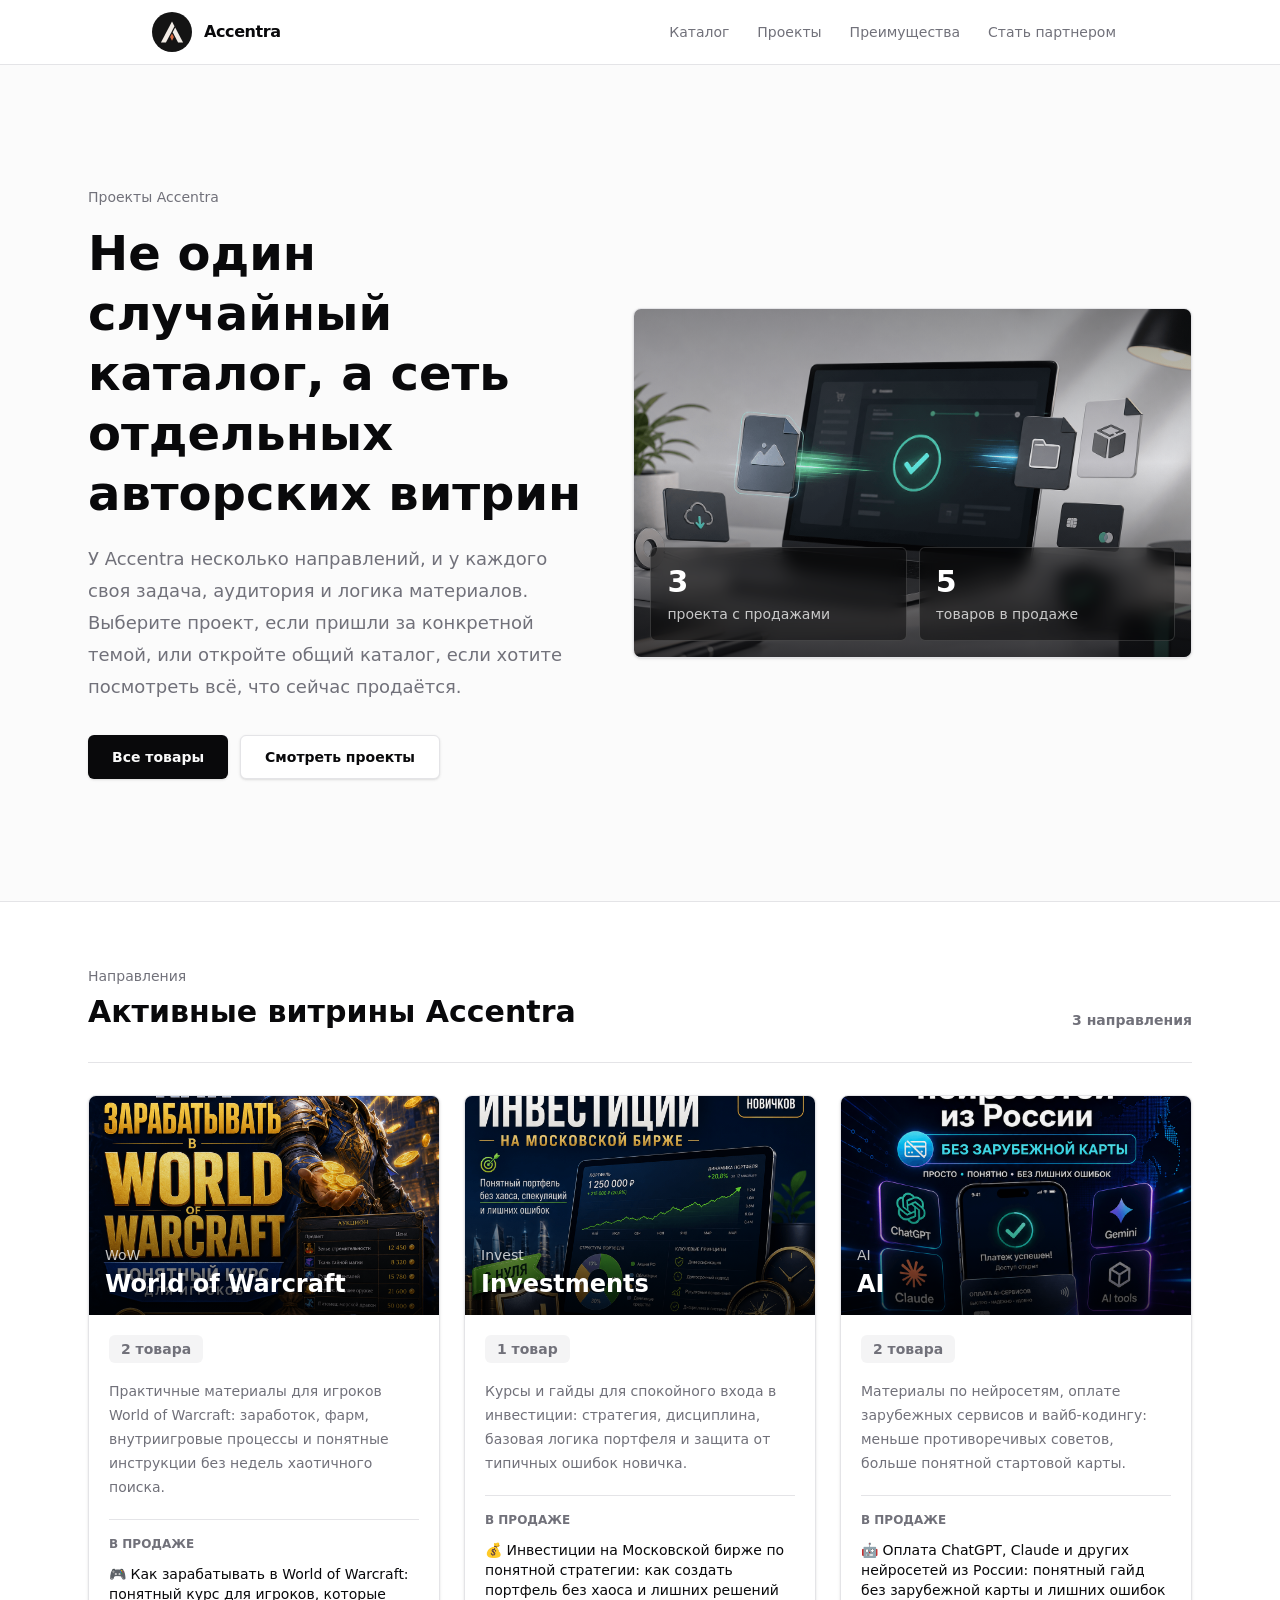
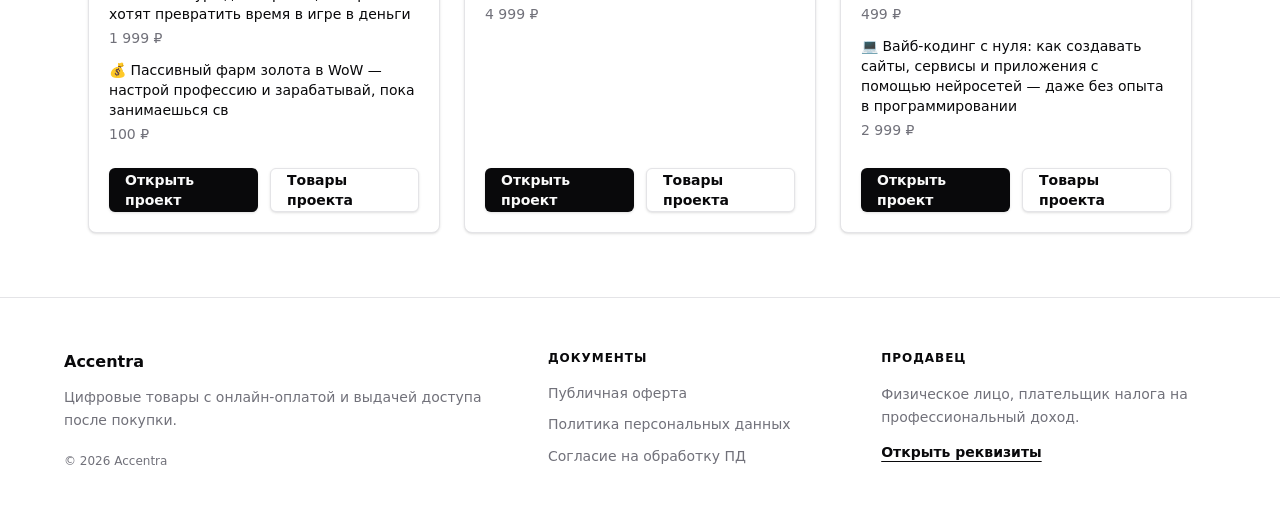
<file: projects/index.html>
<!DOCTYPE html><html lang="ru"><head><meta charSet="utf-8"/><meta name="viewport" content="width=device-width, initial-scale=1"/><link rel="preload" href="/_next/static/media/GeistMonoVF-s.p.0ifhplp~93ddj.woff" as="font" crossorigin="" type="font/woff"/><link rel="preload" href="/_next/static/media/GeistVF-s.p.04dvp7dj03si8.woff" as="font" crossorigin="" type="font/woff"/><link rel="preload" as="image" href="/logo.svg"/><link rel="preload" as="image" href="/section-images/hero-digital-products.png"/><link rel="stylesheet" href="/_next/static/chunks/09fl7cdb2_9.c.css" data-precedence="next"/><link rel="preload" as="script" fetchPriority="low" href="/_next/static/chunks/0f0owxcr7u-a0.js"/><script src="/_next/static/chunks/112dvaudrp225.js" async=""></script><script src="/_next/static/chunks/05oajfgthr20x.js" async=""></script><script src="/_next/static/chunks/04qz88vwpw~-f.js" async=""></script><script src="/_next/static/chunks/turbopack-0~rp0sgmsz5p0.js" async=""></script><script src="/_next/static/chunks/0_ijson-k~qrg.js" async=""></script><script src="/_next/static/chunks/0wbzwy2rjw5me.js" async=""></script><script src="/_next/static/chunks/0698ob.tdee-a.js" async=""></script><meta name="next-size-adjust" content=""/><title>Проекты — Accentra</title><meta name="description" content="Авторские направления Accentra с цифровыми товарами, гайдами и курсами."/><meta name="yandex-verification" content="3810a843afc384e1"/><link rel="shortcut icon" href="/favicon.ico" type="image/x-icon"/><link rel="icon" href="/favicon.ico" type="image/x-icon" sizes="any"/><link rel="apple-touch-icon" href="/apple-touch-icon.png" type="image/png" sizes="180x180"/><script src="/_next/static/chunks/03~yq9q893hmn.js" noModule=""></script></head><body class="geistsans_d025f23b-module__btTCTG__variable geistmono_df95d851-module__CWPfka__variable min-h-dvh"><div hidden=""><!--$--><!--/$--></div><noscript><div><img src="https://mc.yandex.ru/watch/109227984" style="position:absolute;left:-9999px" alt=""/></div></noscript><div class="min-h-dvh bg-background"><header class="sticky top-0 z-50 border-b border-border bg-background/80 backdrop-blur-md"><div class="mx-auto flex h-16 max-w-5xl items-center justify-between gap-4 px-4 sm:px-6"><a href="/" class="flex items-center gap-3 font-semibold tracking-tight text-foreground" aria-label="Accentra — на главную"><img alt="" width="40" height="40" decoding="async" data-nimg="1" class="size-10 shrink-0 rounded-xl" style="color:transparent" src="/logo.svg"/><span>Accentra</span></a><button type="button" class="inline-flex h-10 w-10 items-center justify-center rounded-md border border-input bg-background text-foreground transition-colors hover:bg-accent hover:text-accent-foreground md:hidden" aria-label="Открыть меню" aria-expanded="false"><span class="text-xl leading-none">☰</span></button><nav class="hidden absolute left-4 right-4 top-16 flex-col rounded-lg border border-border bg-background p-2 text-sm font-medium text-muted-foreground shadow-md md:static md:flex md:flex-row md:items-center md:gap-1 md:rounded-none md:border-0 md:bg-transparent md:p-0 md:shadow-none"><a href="/products/" class="rounded-md px-3 py-2 transition-colors hover:bg-accent hover:text-accent-foreground">Каталог</a><a href="/projects/" class="rounded-md px-3 py-2 transition-colors hover:bg-accent hover:text-accent-foreground">Проекты</a><a href="/#features" class="rounded-md px-3 py-2 transition-colors hover:bg-accent hover:text-accent-foreground">Преимущества</a><a href="https://partners.accentra.ru/" target="_blank" rel="noreferrer" class="rounded-md px-3 py-2 transition-colors hover:bg-accent hover:text-accent-foreground">Стать партнером</a></nav></div></header><main><section class="border-b border-border bg-muted/40"><div class="mx-auto grid min-h-[calc(100dvh-4rem)] max-w-6xl items-center gap-10 px-4 py-14 sm:px-6 sm:py-20 lg:grid-cols-[0.95fr_1.05fr]"><div><p class="text-sm font-medium text-muted-foreground">Проекты Accentra</p><h1 class="mt-4 max-w-3xl text-4xl font-semibold leading-tight tracking-normal text-foreground sm:text-5xl">Не один случайный каталог, а сеть отдельных авторских витрин</h1><p class="mt-5 max-w-2xl text-lg leading-8 text-muted-foreground">У Accentra несколько направлений, и у каждого своя задача, аудитория и логика материалов. Выберите проект, если пришли за конкретной темой, или откройте общий каталог, если хотите посмотреть всё, что сейчас продаётся.</p><div class="mt-8 flex flex-wrap gap-3"><a href="/products/" class="inline-flex h-11 items-center justify-center rounded-md bg-primary px-6 text-sm font-semibold text-primary-foreground shadow-sm transition hover:bg-primary/90 focus-visible:outline-none focus-visible:ring-2 focus-visible:ring-ring">Все товары</a><a href="#project-list" class="inline-flex h-11 items-center justify-center rounded-md border border-input bg-background px-6 text-sm font-semibold text-foreground shadow-sm transition hover:bg-accent hover:text-accent-foreground focus-visible:outline-none focus-visible:ring-2 focus-visible:ring-ring">Смотреть проекты</a></div></div><div class="relative overflow-hidden rounded-lg border border-border bg-card shadow-sm"><div class="relative aspect-[16/10]"><img alt="Витрина цифровых проектов Accentra" decoding="async" data-nimg="fill" class="object-cover" style="position:absolute;height:100%;width:100%;left:0;top:0;right:0;bottom:0;color:transparent" src="/section-images/hero-digital-products.png"/><div class="absolute inset-0 bg-[linear-gradient(0deg,rgba(9,9,11,0.78),rgba(9,9,11,0.08)_56%,rgba(9,9,11,0.42))]"></div><div class="absolute inset-x-4 bottom-4 grid gap-3 sm:grid-cols-2"><div class="rounded-md border border-white/15 bg-black/45 p-4 text-white backdrop-blur"><p class="text-3xl font-semibold">3</p><p class="mt-1 text-sm text-white/75">проекта с продажами</p></div><div class="rounded-md border border-white/15 bg-black/45 p-4 text-white backdrop-blur"><p class="text-3xl font-semibold">5</p><p class="mt-1 text-sm text-white/75">товаров в продаже</p></div></div></div></div></div></section><section id="project-list" class="mx-auto max-w-6xl px-4 py-12 sm:px-6 sm:py-16"><div class="flex flex-col gap-3 border-b border-border pb-8 sm:flex-row sm:items-end sm:justify-between"><div><p class="text-sm font-medium text-muted-foreground">Направления</p><h2 class="mt-2 text-3xl font-semibold tracking-normal text-foreground">Активные витрины Accentra</h2></div><p class="text-sm font-semibold text-muted-foreground">3<!-- --> направления</p></div><div class="mt-8 grid gap-6 lg:grid-cols-3"><article class="flex h-full flex-col overflow-hidden rounded-lg border border-border bg-card text-card-foreground shadow-sm"><a href="https://wow.accentra.ru/products/" target="_blank" rel="noreferrer" class="group block"><div class="relative aspect-[16/10] overflow-hidden bg-muted"><img alt="World of Warcraft" loading="lazy" decoding="async" data-nimg="fill" class="object-cover transition duration-500 group-hover:scale-105" style="position:absolute;height:100%;width:100%;left:0;top:0;right:0;bottom:0;color:transparent" src="/product-assets/8c2f8cf0-f976-4fdf-9dd5-a84a4e0d2ac6/cover.png"/><div class="absolute inset-0 bg-gradient-to-t from-black/75 via-black/15 to-transparent"></div><div class="absolute bottom-4 left-4 right-4"><p class="text-sm font-medium text-white/75">WoW</p><h3 class="mt-1 text-2xl font-semibold leading-tight text-white">World of Warcraft</h3></div></div></a><div class="flex min-h-0 flex-1 flex-col p-5"><div class="inline-flex self-start rounded-md bg-muted px-3 py-1 text-sm font-semibold text-muted-foreground">2 товара</div><p class="mt-4 min-h-20 text-sm leading-6 text-muted-foreground">Практичные материалы для игроков World of Warcraft: заработок, фарм, внутриигровые процессы и понятные инструкции без недель хаотичного поиска.</p><div class="mt-5 border-t border-border pt-4"><p class="text-xs font-semibold uppercase tracking-normal text-muted-foreground">В продаже</p><ul class="mt-3 space-y-3"><li class="text-sm"><a href="/products/8c2f8cf0-f976-4fdf-9dd5-a84a4e0d2ac6/" class="font-medium text-foreground transition hover:text-muted-foreground">🎮 Как зарабатывать в World of Warcraft: понятный курс для игроков, которые хотят превратить время в игре в деньги</a><p class="mt-1 text-muted-foreground">1 999 ₽</p></li><li class="text-sm"><a href="/products/ee7bdcdb-d550-4432-8865-7f6fb3a1a3c7/" class="font-medium text-foreground transition hover:text-muted-foreground">💰 Пассивный фарм золота в WoW — настрой профессию и зарабатывай, пока занимаешься св</a><p class="mt-1 text-muted-foreground">100 ₽</p></li></ul></div><div aria-hidden="true" class="min-h-0 flex-1"></div><div class="mt-6 grid gap-3 sm:grid-cols-2 lg:grid-cols-1 xl:grid-cols-2"><a href="https://wow.accentra.ru/products/" target="_blank" rel="noreferrer" class="inline-flex h-11 items-center justify-center rounded-md bg-primary px-4 text-sm font-semibold text-primary-foreground shadow-sm transition hover:bg-primary/90 focus-visible:outline-none focus-visible:ring-2 focus-visible:ring-ring">Открыть проект</a><a href="/products/?project=wow" class="inline-flex h-11 items-center justify-center rounded-md border border-input bg-background px-4 text-sm font-semibold text-foreground shadow-sm transition hover:bg-accent hover:text-accent-foreground focus-visible:outline-none focus-visible:ring-2 focus-visible:ring-ring">Товары проекта</a></div></div></article><article class="flex h-full flex-col overflow-hidden rounded-lg border border-border bg-card text-card-foreground shadow-sm"><a href="https://investments.accentra.ru/products/" target="_blank" rel="noreferrer" class="group block"><div class="relative aspect-[16/10] overflow-hidden bg-muted"><img alt="Investments" loading="lazy" decoding="async" data-nimg="fill" class="object-cover transition duration-500 group-hover:scale-105" style="position:absolute;height:100%;width:100%;left:0;top:0;right:0;bottom:0;color:transparent" src="/product-assets/39269abf-c96f-457e-8a95-6e6b20b0af40/cover.png"/><div class="absolute inset-0 bg-gradient-to-t from-black/75 via-black/15 to-transparent"></div><div class="absolute bottom-4 left-4 right-4"><p class="text-sm font-medium text-white/75">Invest</p><h3 class="mt-1 text-2xl font-semibold leading-tight text-white">Investments</h3></div></div></a><div class="flex min-h-0 flex-1 flex-col p-5"><div class="inline-flex self-start rounded-md bg-muted px-3 py-1 text-sm font-semibold text-muted-foreground">1 товар</div><p class="mt-4 min-h-20 text-sm leading-6 text-muted-foreground">Курсы и гайды для спокойного входа в инвестиции: стратегия, дисциплина, базовая логика портфеля и защита от типичных ошибок новичка.</p><div class="mt-5 border-t border-border pt-4"><p class="text-xs font-semibold uppercase tracking-normal text-muted-foreground">В продаже</p><ul class="mt-3 space-y-3"><li class="text-sm"><a href="/products/39269abf-c96f-457e-8a95-6e6b20b0af40/" class="font-medium text-foreground transition hover:text-muted-foreground">💰 Инвестиции на Московской бирже по понятной стратегии: как создать портфель без хаоса и лишних решений</a><p class="mt-1 text-muted-foreground">4 999 ₽</p></li></ul></div><div aria-hidden="true" class="min-h-0 flex-1"></div><div class="mt-6 grid gap-3 sm:grid-cols-2 lg:grid-cols-1 xl:grid-cols-2"><a href="https://investments.accentra.ru/products/" target="_blank" rel="noreferrer" class="inline-flex h-11 items-center justify-center rounded-md bg-primary px-4 text-sm font-semibold text-primary-foreground shadow-sm transition hover:bg-primary/90 focus-visible:outline-none focus-visible:ring-2 focus-visible:ring-ring">Открыть проект</a><a href="/products/?project=investments" class="inline-flex h-11 items-center justify-center rounded-md border border-input bg-background px-4 text-sm font-semibold text-foreground shadow-sm transition hover:bg-accent hover:text-accent-foreground focus-visible:outline-none focus-visible:ring-2 focus-visible:ring-ring">Товары проекта</a></div></div></article><article class="flex h-full flex-col overflow-hidden rounded-lg border border-border bg-card text-card-foreground shadow-sm"><a href="https://ai.accentra.ru/products/" target="_blank" rel="noreferrer" class="group block"><div class="relative aspect-[16/10] overflow-hidden bg-muted"><img alt="AI" loading="lazy" decoding="async" data-nimg="fill" class="object-cover transition duration-500 group-hover:scale-105" style="position:absolute;height:100%;width:100%;left:0;top:0;right:0;bottom:0;color:transparent" src="/product-assets/22e9035f-3868-4ca6-849c-213f71f04df5/cover.png"/><div class="absolute inset-0 bg-gradient-to-t from-black/75 via-black/15 to-transparent"></div><div class="absolute bottom-4 left-4 right-4"><p class="text-sm font-medium text-white/75">AI</p><h3 class="mt-1 text-2xl font-semibold leading-tight text-white">AI</h3></div></div></a><div class="flex min-h-0 flex-1 flex-col p-5"><div class="inline-flex self-start rounded-md bg-muted px-3 py-1 text-sm font-semibold text-muted-foreground">2 товара</div><p class="mt-4 min-h-20 text-sm leading-6 text-muted-foreground">Материалы по нейросетям, оплате зарубежных сервисов и вайб-кодингу: меньше противоречивых советов, больше понятной стартовой карты.</p><div class="mt-5 border-t border-border pt-4"><p class="text-xs font-semibold uppercase tracking-normal text-muted-foreground">В продаже</p><ul class="mt-3 space-y-3"><li class="text-sm"><a href="/products/22e9035f-3868-4ca6-849c-213f71f04df5/" class="font-medium text-foreground transition hover:text-muted-foreground">🤖 Оплата ChatGPT, Claude и других нейросетей из России: понятный гайд без зарубежной карты и лишних ошибок</a><p class="mt-1 text-muted-foreground">499 ₽</p></li><li class="text-sm"><a href="/products/56df31fc-23c1-4991-8503-3be87ecf45fc/" class="font-medium text-foreground transition hover:text-muted-foreground">💻 Вайб-кодинг с нуля: как создавать сайты, сервисы и приложения с помощью нейросетей — даже без опыта в программировании</a><p class="mt-1 text-muted-foreground">2 999 ₽</p></li></ul></div><div aria-hidden="true" class="min-h-0 flex-1"></div><div class="mt-6 grid gap-3 sm:grid-cols-2 lg:grid-cols-1 xl:grid-cols-2"><a href="https://ai.accentra.ru/products/" target="_blank" rel="noreferrer" class="inline-flex h-11 items-center justify-center rounded-md bg-primary px-4 text-sm font-semibold text-primary-foreground shadow-sm transition hover:bg-primary/90 focus-visible:outline-none focus-visible:ring-2 focus-visible:ring-ring">Открыть проект</a><a href="/products/?project=ai" class="inline-flex h-11 items-center justify-center rounded-md border border-input bg-background px-4 text-sm font-semibold text-foreground shadow-sm transition hover:bg-accent hover:text-accent-foreground focus-visible:outline-none focus-visible:ring-2 focus-visible:ring-ring">Товары проекта</a></div></div></article></div></section></main></div><!--$--><!--/$--><footer class="legal-footer border-t border-border bg-background text-sm text-muted-foreground "><style>
        .legal-footer {
          padding: 2.75rem 1rem;
        }

        .legal-footer__inner {
          display: grid;
          gap: 2rem;
          max-width: 72rem;
          margin: 0 auto;
        }

        .legal-footer__title {
          color: var(--foreground);
          font-size: 1rem;
          font-weight: 650;
          line-height: 1.5;
        }

        .legal-footer__text {
          max-width: 28rem;
          margin-top: 0.75rem;
          line-height: 1.65;
        }

        .legal-footer__meta {
          margin-top: 1.25rem;
          font-size: 0.75rem;
          line-height: 1.5;
        }

        .legal-footer__label {
          color: var(--foreground);
          font-size: 0.75rem;
          font-weight: 700;
          letter-spacing: 0.08em;
          line-height: 1.4;
          text-transform: uppercase;
        }

        .legal-footer__links {
          display: flex;
          flex-direction: column;
          align-items: flex-start;
          gap: 0.7rem;
          margin-top: 1rem;
        }

        .legal-footer__link {
          color: inherit;
          line-height: 1.45;
          text-decoration: none;
          transition: color 160ms ease;
        }

        .legal-footer__link:hover {
          color: var(--foreground);
        }

        .legal-footer__seller {
          margin-top: 1rem;
          line-height: 1.65;
        }

        .legal-footer__requisites {
          display: inline-flex;
          margin-top: 0.8rem;
          color: var(--foreground);
          font-weight: 600;
          text-decoration: underline;
          text-underline-offset: 4px;
          transition: color 160ms ease;
        }

        .legal-footer__requisites:hover {
          color: var(--muted-foreground);
        }

        @media (min-width: 768px) {
          .legal-footer {
            padding: 3.25rem 1.5rem;
          }

          .legal-footer__inner {
            grid-template-columns: minmax(0, 1.35fr) minmax(0, 0.9fr) minmax(0, 1fr);
            align-items: start;
          }
        }
      </style><div class="legal-footer__inner"><div><p class="legal-footer__title">Accentra</p><p class="legal-footer__text">Цифровые товары с онлайн-оплатой и выдачей доступа после покупки.</p><p class="legal-footer__meta">© <!-- -->2026<!-- --> <!-- -->Accentra</p></div><nav aria-label="Юридические документы"><p class="legal-footer__label">Документы</p><div class="legal-footer__links"><a href="https://accentra.ru/legal/offer/" class="legal-footer__link">Публичная оферта</a><a href="https://accentra.ru/legal/privacy/" class="legal-footer__link">Политика персональных данных</a><a href="https://accentra.ru/legal/personal-data-consent/" class="legal-footer__link">Согласие на обработку ПД</a></div></nav><div><p class="legal-footer__label">Продавец</p><p class="legal-footer__seller">Физическое лицо, плательщик налога на профессиональный доход.</p><a href="https://accentra.ru/contacts/" class="legal-footer__requisites">Открыть реквизиты</a></div></div></footer><script src="/_next/static/chunks/0f0owxcr7u-a0.js" id="_R_" async=""></script><script>(self.__next_f=self.__next_f||[]).push([0])</script><script>self.__next_f.push([1,"1:\"$Sreact.fragment\"\n2:I[10536,[\"/_next/static/chunks/0_ijson-k~qrg.js\",\"/_next/static/chunks/0wbzwy2rjw5me.js\"],\"YandexMetrika\"]\n3:I[98425,[\"/_next/static/chunks/0_ijson-k~qrg.js\",\"/_next/static/chunks/0wbzwy2rjw5me.js\"],\"default\"]\n4:I[84635,[\"/_next/static/chunks/0_ijson-k~qrg.js\",\"/_next/static/chunks/0wbzwy2rjw5me.js\"],\"default\"]\nb:I[57531,[\"/_next/static/chunks/0_ijson-k~qrg.js\",\"/_next/static/chunks/0wbzwy2rjw5me.js\"],\"default\",1]\n:HL[\"/_next/static/chunks/09fl7cdb2_9.c.css\",\"style\"]\n:HL[\"/_next/static/media/GeistMonoVF-s.p.0ifhplp~93ddj.woff\",\"font\",{\"crossOrigin\":\"\",\"type\":\"font/woff\"}]\n:HL[\"/_next/static/media/GeistVF-s.p.04dvp7dj03si8.woff\",\"font\",{\"crossOrigin\":\"\",\"type\":\"font/woff\"}]\n5:T820,"])</script><script>self.__next_f.push([1,"\n        .legal-footer {\n          padding: 2.75rem 1rem;\n        }\n\n        .legal-footer__inner {\n          display: grid;\n          gap: 2rem;\n          max-width: 72rem;\n          margin: 0 auto;\n        }\n\n        .legal-footer__title {\n          color: var(--foreground);\n          font-size: 1rem;\n          font-weight: 650;\n          line-height: 1.5;\n        }\n\n        .legal-footer__text {\n          max-width: 28rem;\n          margin-top: 0.75rem;\n          line-height: 1.65;\n        }\n\n        .legal-footer__meta {\n          margin-top: 1.25rem;\n          font-size: 0.75rem;\n          line-height: 1.5;\n        }\n\n        .legal-footer__label {\n          color: var(--foreground);\n          font-size: 0.75rem;\n          font-weight: 700;\n          letter-spacing: 0.08em;\n          line-height: 1.4;\n          text-transform: uppercase;\n        }\n\n        .legal-footer__links {\n          display: flex;\n          flex-direction: column;\n          align-items: flex-start;\n          gap: 0.7rem;\n          margin-top: 1rem;\n        }\n\n        .legal-footer__link {\n          color: inherit;\n          line-height: 1.45;\n          text-decoration: none;\n          transition: color 160ms ease;\n        }\n\n        .legal-footer__link:hover {\n          color: var(--foreground);\n        }\n\n        .legal-footer__seller {\n          margin-top: 1rem;\n          line-height: 1.65;\n        }\n\n        .legal-footer__requisites {\n          display: inline-flex;\n          margin-top: 0.8rem;\n          color: var(--foreground);\n          font-weight: 600;\n          text-decoration: underline;\n          text-underline-offset: 4px;\n          transition: color 160ms ease;\n        }\n\n        .legal-footer__requisites:hover {\n          color: var(--muted-foreground);\n        }\n\n        @media (min-width: 768px) {\n          .legal-footer {\n            padding: 3.25rem 1.5rem;\n          }\n\n          .legal-footer__inner {\n            grid-template-columns: minmax(0, 1.35fr) minmax(0, 0.9fr) minmax(0, 1fr);\n            align-items: start;\n          }\n        }\n      "])</script><script>self.__next_f.push([1,"0:{\"P\":null,\"c\":[\"\",\"projects\",\"\"],\"q\":\"\",\"i\":false,\"f\":[[[\"\",{\"children\":[\"projects\",{\"children\":[\"__PAGE__\",{}]}]},\"$undefined\",\"$undefined\",16],[[\"$\",\"$1\",\"c\",{\"children\":[[[\"$\",\"link\",\"0\",{\"rel\":\"stylesheet\",\"href\":\"/_next/static/chunks/09fl7cdb2_9.c.css\",\"precedence\":\"next\",\"crossOrigin\":\"$undefined\",\"nonce\":\"$undefined\"}],[\"$\",\"script\",\"script-0\",{\"src\":\"/_next/static/chunks/0_ijson-k~qrg.js\",\"async\":true,\"nonce\":\"$undefined\"}],[\"$\",\"script\",\"script-1\",{\"src\":\"/_next/static/chunks/0wbzwy2rjw5me.js\",\"async\":true,\"nonce\":\"$undefined\"}]],[\"$\",\"html\",null,{\"lang\":\"ru\",\"children\":[\"$\",\"body\",null,{\"className\":\"geistsans_d025f23b-module__btTCTG__variable geistmono_df95d851-module__CWPfka__variable min-h-dvh\",\"children\":[[\"$\",\"$L2\",null,{}],[\"$\",\"$L3\",null,{\"parallelRouterKey\":\"children\",\"error\":\"$undefined\",\"errorStyles\":\"$undefined\",\"errorScripts\":\"$undefined\",\"template\":[\"$\",\"$L4\",null,{}],\"templateStyles\":\"$undefined\",\"templateScripts\":\"$undefined\",\"notFound\":[[[\"$\",\"title\",null,{\"children\":\"404: This page could not be found.\"}],[\"$\",\"div\",null,{\"style\":{\"fontFamily\":\"system-ui,\\\"Segoe UI\\\",Roboto,Helvetica,Arial,sans-serif,\\\"Apple Color Emoji\\\",\\\"Segoe UI Emoji\\\"\",\"height\":\"100vh\",\"textAlign\":\"center\",\"display\":\"flex\",\"flexDirection\":\"column\",\"alignItems\":\"center\",\"justifyContent\":\"center\"},\"children\":[\"$\",\"div\",null,{\"children\":[[\"$\",\"style\",null,{\"dangerouslySetInnerHTML\":{\"__html\":\"body{color:#000;background:#fff;margin:0}.next-error-h1{border-right:1px solid rgba(0,0,0,.3)}@media (prefers-color-scheme:dark){body{color:#fff;background:#000}.next-error-h1{border-right:1px solid rgba(255,255,255,.3)}}\"}}],[\"$\",\"h1\",null,{\"className\":\"next-error-h1\",\"style\":{\"display\":\"inline-block\",\"margin\":\"0 20px 0 0\",\"padding\":\"0 23px 0 0\",\"fontSize\":24,\"fontWeight\":500,\"verticalAlign\":\"top\",\"lineHeight\":\"49px\"},\"children\":404}],[\"$\",\"div\",null,{\"style\":{\"display\":\"inline-block\"},\"children\":[\"$\",\"h2\",null,{\"style\":{\"fontSize\":14,\"fontWeight\":400,\"lineHeight\":\"49px\",\"margin\":0},\"children\":\"This page could not be found.\"}]}]]}]}]],[]],\"forbidden\":\"$undefined\",\"unauthorized\":\"$undefined\"}],[\"$\",\"footer\",null,{\"className\":\"legal-footer border-t border-border bg-background text-sm text-muted-foreground \",\"children\":[[\"$\",\"style\",null,{\"children\":\"$5\"}],\"$L6\"]}]]}]}]]}],{\"children\":[\"$L7\",{\"children\":[\"$L8\",{},null,false,null]},null,false,\"$@9\"]},null,false,null],\"$La\",false]],\"m\":\"$undefined\",\"G\":[\"$b\",[\"$Lc\"]],\"S\":true,\"h\":null,\"s\":\"$undefined\",\"l\":\"$undefined\",\"p\":\"$undefined\",\"d\":\"$undefined\",\"b\":\"RW8hOhac6cJbdOJ9MrkIf\"}\n"])</script><script>self.__next_f.push([1,"e:I[38120,[\"/_next/static/chunks/0_ijson-k~qrg.js\",\"/_next/static/chunks/0wbzwy2rjw5me.js\"],\"OutletBoundary\"]\nf:\"$Sreact.suspense\"\n12:I[38120,[\"/_next/static/chunks/0_ijson-k~qrg.js\",\"/_next/static/chunks/0wbzwy2rjw5me.js\"],\"ViewportBoundary\"]\n14:I[38120,[\"/_next/static/chunks/0_ijson-k~qrg.js\",\"/_next/static/chunks/0wbzwy2rjw5me.js\"],\"MetadataBoundary\"]\n"])</script><script>self.__next_f.push([1,"6:[\"$\",\"div\",null,{\"className\":\"legal-footer__inner\",\"children\":[[\"$\",\"div\",null,{\"children\":[[\"$\",\"p\",null,{\"className\":\"legal-footer__title\",\"children\":\"Accentra\"}],[\"$\",\"p\",null,{\"className\":\"legal-footer__text\",\"children\":\"Цифровые товары с онлайн-оплатой и выдачей доступа после покупки.\"}],[\"$\",\"p\",null,{\"className\":\"legal-footer__meta\",\"children\":[\"© \",2026,\" \",\"Accentra\"]}]]}],[\"$\",\"nav\",null,{\"aria-label\":\"Юридические документы\",\"children\":[[\"$\",\"p\",null,{\"className\":\"legal-footer__label\",\"children\":\"Документы\"}],[\"$\",\"div\",null,{\"className\":\"legal-footer__links\",\"children\":[[\"$\",\"a\",\"/legal/offer/\",{\"href\":\"https://accentra.ru/legal/offer/\",\"target\":\"$undefined\",\"rel\":\"$undefined\",\"className\":\"legal-footer__link\",\"children\":\"Публичная оферта\"}],[\"$\",\"a\",\"/legal/privacy/\",{\"href\":\"https://accentra.ru/legal/privacy/\",\"target\":\"$undefined\",\"rel\":\"$undefined\",\"className\":\"legal-footer__link\",\"children\":\"Политика персональных данных\"}],[\"$\",\"a\",\"/legal/personal-data-consent/\",{\"href\":\"https://accentra.ru/legal/personal-data-consent/\",\"target\":\"$undefined\",\"rel\":\"$undefined\",\"className\":\"legal-footer__link\",\"children\":\"Согласие на обработку ПД\"}]]}]]}],[\"$\",\"div\",null,{\"children\":[[\"$\",\"p\",null,{\"className\":\"legal-footer__label\",\"children\":\"Продавец\"}],[\"$\",\"p\",null,{\"className\":\"legal-footer__seller\",\"children\":\"Физическое лицо, плательщик налога на профессиональный доход.\"}],[\"$\",\"a\",null,{\"href\":\"https://accentra.ru/contacts/\",\"target\":\"$undefined\",\"rel\":\"$undefined\",\"className\":\"legal-footer__requisites\",\"children\":\"Открыть реквизиты\"}]]}]]}]\n"])</script><script>self.__next_f.push([1,"7:[\"$\",\"$1\",\"c\",{\"children\":[null,[\"$\",\"$L3\",null,{\"parallelRouterKey\":\"children\",\"error\":\"$undefined\",\"errorStyles\":\"$undefined\",\"errorScripts\":\"$undefined\",\"template\":[\"$\",\"$L4\",null,{}],\"templateStyles\":\"$undefined\",\"templateScripts\":\"$undefined\",\"notFound\":\"$undefined\",\"forbidden\":\"$undefined\",\"unauthorized\":\"$undefined\"}]]}]\n8:[\"$\",\"$1\",\"c\",{\"children\":[\"$Ld\",[[\"$\",\"script\",\"script-0\",{\"src\":\"/_next/static/chunks/0698ob.tdee-a.js\",\"async\":true,\"nonce\":\"$undefined\"}]],[\"$\",\"$Le\",null,{\"children\":[\"$\",\"$f\",null,{\"name\":\"Next.MetadataOutlet\",\"children\":\"$@10\"}]}]]}]\n11:[]\n9:\"$W11\"\na:[\"$\",\"$1\",\"h\",{\"children\":[null,[\"$\",\"$L12\",null,{\"children\":\"$L13\"}],[\"$\",\"div\",null,{\"hidden\":true,\"children\":[\"$\",\"$L14\",null,{\"children\":[\"$\",\"$f\",null,{\"name\":\"Next.Metadata\",\"children\":\"$L15\"}]}]}],[\"$\",\"meta\",null,{\"name\":\"next-size-adjust\",\"content\":\"\"}]]}]\nc:[\"$\",\"link\",\"0\",{\"rel\":\"stylesheet\",\"href\":\"/_next/static/chunks/09fl7cdb2_9.c.css\",\"precedence\":\"next\",\"crossOrigin\":\"$undefined\",\"nonce\":\"$undefined\"}]\n"])</script><script>self.__next_f.push([1,"13:[[\"$\",\"meta\",\"0\",{\"charSet\":\"utf-8\"}],[\"$\",\"meta\",\"1\",{\"name\":\"viewport\",\"content\":\"width=device-width, initial-scale=1\"}]]\n"])</script><script>self.__next_f.push([1,"16:I[50756,[\"/_next/static/chunks/0_ijson-k~qrg.js\",\"/_next/static/chunks/0wbzwy2rjw5me.js\"],\"IconMark\"]\n10:null\n15:[[\"$\",\"title\",\"0\",{\"children\":\"Проекты — Accentra\"}],[\"$\",\"meta\",\"1\",{\"name\":\"description\",\"content\":\"Авторские направления Accentra с цифровыми товарами, гайдами и курсами.\"}],[\"$\",\"meta\",\"2\",{\"name\":\"yandex-verification\",\"content\":\"3810a843afc384e1\"}],[\"$\",\"link\",\"3\",{\"rel\":\"shortcut icon\",\"href\":\"/favicon.ico\",\"type\":\"image/x-icon\"}],[\"$\",\"link\",\"4\",{\"rel\":\"icon\",\"href\":\"/favicon.ico\",\"type\":\"image/x-icon\",\"sizes\":\"any\"}],[\"$\",\"link\",\"5\",{\"rel\":\"apple-touch-icon\",\"href\":\"/apple-touch-icon.png\",\"type\":\"image/png\",\"sizes\":\"180x180\"}],[\"$\",\"$L16\",\"6\",{}]]\n"])</script><script>self.__next_f.push([1,"17:I[20626,[\"/_next/static/chunks/0_ijson-k~qrg.js\",\"/_next/static/chunks/0wbzwy2rjw5me.js\",\"/_next/static/chunks/0698ob.tdee-a.js\"],\"Header\"]\n18:I[90844,[\"/_next/static/chunks/0_ijson-k~qrg.js\",\"/_next/static/chunks/0wbzwy2rjw5me.js\",\"/_next/static/chunks/0698ob.tdee-a.js\"],\"Image\"]\n"])</script><script>self.__next_f.push([1,"d:[\"$\",\"div\",null,{\"className\":\"min-h-dvh bg-background\",\"children\":[[\"$\",\"$L17\",null,{}],[\"$\",\"main\",null,{\"children\":[[\"$\",\"section\",null,{\"className\":\"border-b border-border bg-muted/40\",\"children\":[\"$\",\"div\",null,{\"className\":\"mx-auto grid min-h-[calc(100dvh-4rem)] max-w-6xl items-center gap-10 px-4 py-14 sm:px-6 sm:py-20 lg:grid-cols-[0.95fr_1.05fr]\",\"children\":[[\"$\",\"div\",null,{\"children\":[[\"$\",\"p\",null,{\"className\":\"text-sm font-medium text-muted-foreground\",\"children\":\"Проекты Accentra\"}],[\"$\",\"h1\",null,{\"className\":\"mt-4 max-w-3xl text-4xl font-semibold leading-tight tracking-normal text-foreground sm:text-5xl\",\"children\":\"Не один случайный каталог, а сеть отдельных авторских витрин\"}],[\"$\",\"p\",null,{\"className\":\"mt-5 max-w-2xl text-lg leading-8 text-muted-foreground\",\"children\":\"У Accentra несколько направлений, и у каждого своя задача, аудитория и логика материалов. Выберите проект, если пришли за конкретной темой, или откройте общий каталог, если хотите посмотреть всё, что сейчас продаётся.\"}],[\"$\",\"div\",null,{\"className\":\"mt-8 flex flex-wrap gap-3\",\"children\":[[\"$\",\"a\",null,{\"href\":\"/products/\",\"className\":\"inline-flex h-11 items-center justify-center rounded-md bg-primary px-6 text-sm font-semibold text-primary-foreground shadow-sm transition hover:bg-primary/90 focus-visible:outline-none focus-visible:ring-2 focus-visible:ring-ring\",\"children\":\"Все товары\"}],[\"$\",\"a\",null,{\"href\":\"#project-list\",\"className\":\"inline-flex h-11 items-center justify-center rounded-md border border-input bg-background px-6 text-sm font-semibold text-foreground shadow-sm transition hover:bg-accent hover:text-accent-foreground focus-visible:outline-none focus-visible:ring-2 focus-visible:ring-ring\",\"children\":\"Смотреть проекты\"}]]}]]}],[\"$\",\"div\",null,{\"className\":\"relative overflow-hidden rounded-lg border border-border bg-card shadow-sm\",\"children\":[\"$\",\"div\",null,{\"className\":\"relative aspect-[16/10]\",\"children\":[[\"$\",\"$L18\",null,{\"src\":\"/section-images/hero-digital-products.png\",\"alt\":\"Витрина цифровых проектов Accentra\",\"fill\":true,\"priority\":true,\"className\":\"object-cover\",\"sizes\":\"(min-width: 1024px) 560px, 100vw\"}],[\"$\",\"div\",null,{\"className\":\"absolute inset-0 bg-[linear-gradient(0deg,rgba(9,9,11,0.78),rgba(9,9,11,0.08)_56%,rgba(9,9,11,0.42))]\"}],[\"$\",\"div\",null,{\"className\":\"absolute inset-x-4 bottom-4 grid gap-3 sm:grid-cols-2\",\"children\":[[\"$\",\"div\",null,{\"className\":\"rounded-md border border-white/15 bg-black/45 p-4 text-white backdrop-blur\",\"children\":[[\"$\",\"p\",null,{\"className\":\"text-3xl font-semibold\",\"children\":3}],[\"$\",\"p\",null,{\"className\":\"mt-1 text-sm text-white/75\",\"children\":\"проекта с продажами\"}]]}],[\"$\",\"div\",null,{\"className\":\"rounded-md border border-white/15 bg-black/45 p-4 text-white backdrop-blur\",\"children\":[[\"$\",\"p\",null,{\"className\":\"text-3xl font-semibold\",\"children\":5}],[\"$\",\"p\",null,{\"className\":\"mt-1 text-sm text-white/75\",\"children\":\"товаров в продаже\"}]]}]]}]]}]}]]}]}],[\"$\",\"section\",null,{\"id\":\"project-list\",\"className\":\"mx-auto max-w-6xl px-4 py-12 sm:px-6 sm:py-16\",\"children\":[[\"$\",\"div\",null,{\"className\":\"flex flex-col gap-3 border-b border-border pb-8 sm:flex-row sm:items-end sm:justify-between\",\"children\":[[\"$\",\"div\",null,{\"children\":[[\"$\",\"p\",null,{\"className\":\"text-sm font-medium text-muted-foreground\",\"children\":\"Направления\"}],[\"$\",\"h2\",null,{\"className\":\"mt-2 text-3xl font-semibold tracking-normal text-foreground\",\"children\":\"Активные витрины Accentra\"}]]}],[\"$\",\"p\",null,{\"className\":\"text-sm font-semibold text-muted-foreground\",\"children\":[3,\" направления\"]}]]}],[\"$\",\"div\",null,{\"className\":\"mt-8 grid gap-6 lg:grid-cols-3\",\"children\":[[\"$\",\"article\",\"wow\",{\"className\":\"flex h-full flex-col overflow-hidden rounded-lg border border-border bg-card text-card-foreground shadow-sm\",\"children\":[[\"$\",\"a\",null,{\"href\":\"https://wow.accentra.ru/products/\",\"target\":\"_blank\",\"rel\":\"noreferrer\",\"className\":\"group block\",\"children\":[\"$\",\"div\",null,{\"className\":\"relative aspect-[16/10] overflow-hidden bg-muted\",\"children\":[\"$L19\",\"$L1a\",\"$L1b\"]}]}],\"$L1c\"]}],\"$L1d\",\"$L1e\"]}]]}]]}]]}]\n"])</script><script>self.__next_f.push([1,"19:[\"$\",\"$L18\",null,{\"src\":\"/product-assets/8c2f8cf0-f976-4fdf-9dd5-a84a4e0d2ac6/cover.png\",\"alt\":\"World of Warcraft\",\"fill\":true,\"className\":\"object-cover transition duration-500 group-hover:scale-105\",\"sizes\":\"(min-width: 1024px) 360px, 100vw\"}]\n1a:[\"$\",\"div\",null,{\"className\":\"absolute inset-0 bg-gradient-to-t from-black/75 via-black/15 to-transparent\"}]\n1b:[\"$\",\"div\",null,{\"className\":\"absolute bottom-4 left-4 right-4\",\"children\":[[\"$\",\"p\",null,{\"className\":\"text-sm font-medium text-white/75\",\"children\":\"WoW\"}],[\"$\",\"h3\",null,{\"className\":\"mt-1 text-2xl font-semibold leading-tight text-white\",\"children\":\"World of Warcraft\"}]]}]\n"])</script><script>self.__next_f.push([1,"1c:[\"$\",\"div\",null,{\"className\":\"flex min-h-0 flex-1 flex-col p-5\",\"children\":[[\"$\",\"div\",null,{\"className\":\"inline-flex self-start rounded-md bg-muted px-3 py-1 text-sm font-semibold text-muted-foreground\",\"children\":\"2 товара\"}],[\"$\",\"p\",null,{\"className\":\"mt-4 min-h-20 text-sm leading-6 text-muted-foreground\",\"children\":\"Практичные материалы для игроков World of Warcraft: заработок, фарм, внутриигровые процессы и понятные инструкции без недель хаотичного поиска.\"}],[\"$\",\"div\",null,{\"className\":\"mt-5 border-t border-border pt-4\",\"children\":[[\"$\",\"p\",null,{\"className\":\"text-xs font-semibold uppercase tracking-normal text-muted-foreground\",\"children\":\"В продаже\"}],[\"$\",\"ul\",null,{\"className\":\"mt-3 space-y-3\",\"children\":[[\"$\",\"li\",\"8c2f8cf0-f976-4fdf-9dd5-a84a4e0d2ac6\",{\"className\":\"text-sm\",\"children\":[[\"$\",\"a\",null,{\"href\":\"/products/8c2f8cf0-f976-4fdf-9dd5-a84a4e0d2ac6/\",\"className\":\"font-medium text-foreground transition hover:text-muted-foreground\",\"children\":\"🎮 Как зарабатывать в World of Warcraft: понятный курс для игроков, которые хотят превратить время в игре в деньги\"}],[\"$\",\"p\",null,{\"className\":\"mt-1 text-muted-foreground\",\"children\":\"1 999 ₽\"}]]}],[\"$\",\"li\",\"ee7bdcdb-d550-4432-8865-7f6fb3a1a3c7\",{\"className\":\"text-sm\",\"children\":[[\"$\",\"a\",null,{\"href\":\"/products/ee7bdcdb-d550-4432-8865-7f6fb3a1a3c7/\",\"className\":\"font-medium text-foreground transition hover:text-muted-foreground\",\"children\":\"💰 Пассивный фарм золота в WoW — настрой профессию и зарабатывай, пока занимаешься св\"}],[\"$\",\"p\",null,{\"className\":\"mt-1 text-muted-foreground\",\"children\":\"100 ₽\"}]]}]]}]]}],[\"$\",\"div\",null,{\"aria-hidden\":true,\"className\":\"min-h-0 flex-1\"}],[\"$\",\"div\",null,{\"className\":\"mt-6 grid gap-3 sm:grid-cols-2 lg:grid-cols-1 xl:grid-cols-2\",\"children\":[[\"$\",\"a\",null,{\"href\":\"https://wow.accentra.ru/products/\",\"target\":\"_blank\",\"rel\":\"noreferrer\",\"className\":\"inline-flex h-11 items-center justify-center rounded-md bg-primary px-4 text-sm font-semibold text-primary-foreground shadow-sm transition hover:bg-primary/90 focus-visible:outline-none focus-visible:ring-2 focus-visible:ring-ring\",\"children\":\"Открыть проект\"}],[\"$\",\"a\",null,{\"href\":\"/products/?project=wow\",\"className\":\"inline-flex h-11 items-center justify-center rounded-md border border-input bg-background px-4 text-sm font-semibold text-foreground shadow-sm transition hover:bg-accent hover:text-accent-foreground focus-visible:outline-none focus-visible:ring-2 focus-visible:ring-ring\",\"children\":\"Товары проекта\"}]]}]]}]\n"])</script><script>self.__next_f.push([1,"1d:[\"$\",\"article\",\"investments\",{\"className\":\"flex h-full flex-col overflow-hidden rounded-lg border border-border bg-card text-card-foreground shadow-sm\",\"children\":[[\"$\",\"a\",null,{\"href\":\"https://investments.accentra.ru/products/\",\"target\":\"_blank\",\"rel\":\"noreferrer\",\"className\":\"group block\",\"children\":[\"$\",\"div\",null,{\"className\":\"relative aspect-[16/10] overflow-hidden bg-muted\",\"children\":[[\"$\",\"$L18\",null,{\"src\":\"/product-assets/39269abf-c96f-457e-8a95-6e6b20b0af40/cover.png\",\"alt\":\"Investments\",\"fill\":true,\"className\":\"object-cover transition duration-500 group-hover:scale-105\",\"sizes\":\"(min-width: 1024px) 360px, 100vw\"}],[\"$\",\"div\",null,{\"className\":\"absolute inset-0 bg-gradient-to-t from-black/75 via-black/15 to-transparent\"}],[\"$\",\"div\",null,{\"className\":\"absolute bottom-4 left-4 right-4\",\"children\":[[\"$\",\"p\",null,{\"className\":\"text-sm font-medium text-white/75\",\"children\":\"Invest\"}],[\"$\",\"h3\",null,{\"className\":\"mt-1 text-2xl font-semibold leading-tight text-white\",\"children\":\"Investments\"}]]}]]}]}],[\"$\",\"div\",null,{\"className\":\"flex min-h-0 flex-1 flex-col p-5\",\"children\":[[\"$\",\"div\",null,{\"className\":\"inline-flex self-start rounded-md bg-muted px-3 py-1 text-sm font-semibold text-muted-foreground\",\"children\":\"1 товар\"}],[\"$\",\"p\",null,{\"className\":\"mt-4 min-h-20 text-sm leading-6 text-muted-foreground\",\"children\":\"Курсы и гайды для спокойного входа в инвестиции: стратегия, дисциплина, базовая логика портфеля и защита от типичных ошибок новичка.\"}],[\"$\",\"div\",null,{\"className\":\"mt-5 border-t border-border pt-4\",\"children\":[[\"$\",\"p\",null,{\"className\":\"text-xs font-semibold uppercase tracking-normal text-muted-foreground\",\"children\":\"В продаже\"}],[\"$\",\"ul\",null,{\"className\":\"mt-3 space-y-3\",\"children\":[[\"$\",\"li\",\"39269abf-c96f-457e-8a95-6e6b20b0af40\",{\"className\":\"text-sm\",\"children\":[[\"$\",\"a\",null,{\"href\":\"/products/39269abf-c96f-457e-8a95-6e6b20b0af40/\",\"className\":\"font-medium text-foreground transition hover:text-muted-foreground\",\"children\":\"💰 Инвестиции на Московской бирже по понятной стратегии: как создать портфель без хаоса и лишних решений\"}],[\"$\",\"p\",null,{\"className\":\"mt-1 text-muted-foreground\",\"children\":\"4 999 ₽\"}]]}]]}]]}],[\"$\",\"div\",null,{\"aria-hidden\":true,\"className\":\"min-h-0 flex-1\"}],[\"$\",\"div\",null,{\"className\":\"mt-6 grid gap-3 sm:grid-cols-2 lg:grid-cols-1 xl:grid-cols-2\",\"children\":[[\"$\",\"a\",null,{\"href\":\"https://investments.accentra.ru/products/\",\"target\":\"_blank\",\"rel\":\"noreferrer\",\"className\":\"inline-flex h-11 items-center justify-center rounded-md bg-primary px-4 text-sm font-semibold text-primary-foreground shadow-sm transition hover:bg-primary/90 focus-visible:outline-none focus-visible:ring-2 focus-visible:ring-ring\",\"children\":\"Открыть проект\"}],[\"$\",\"a\",null,{\"href\":\"/products/?project=investments\",\"className\":\"inline-flex h-11 items-center justify-center rounded-md border border-input bg-background px-4 text-sm font-semibold text-foreground shadow-sm transition hover:bg-accent hover:text-accent-foreground focus-visible:outline-none focus-visible:ring-2 focus-visible:ring-ring\",\"children\":\"Товары проекта\"}]]}]]}]]}]\n"])</script><script>self.__next_f.push([1,"1e:[\"$\",\"article\",\"ai\",{\"className\":\"flex h-full flex-col overflow-hidden rounded-lg border border-border bg-card text-card-foreground shadow-sm\",\"children\":[[\"$\",\"a\",null,{\"href\":\"https://ai.accentra.ru/products/\",\"target\":\"_blank\",\"rel\":\"noreferrer\",\"className\":\"group block\",\"children\":[\"$\",\"div\",null,{\"className\":\"relative aspect-[16/10] overflow-hidden bg-muted\",\"children\":[[\"$\",\"$L18\",null,{\"src\":\"/product-assets/22e9035f-3868-4ca6-849c-213f71f04df5/cover.png\",\"alt\":\"AI\",\"fill\":true,\"className\":\"object-cover transition duration-500 group-hover:scale-105\",\"sizes\":\"(min-width: 1024px) 360px, 100vw\"}],[\"$\",\"div\",null,{\"className\":\"absolute inset-0 bg-gradient-to-t from-black/75 via-black/15 to-transparent\"}],[\"$\",\"div\",null,{\"className\":\"absolute bottom-4 left-4 right-4\",\"children\":[[\"$\",\"p\",null,{\"className\":\"text-sm font-medium text-white/75\",\"children\":\"AI\"}],[\"$\",\"h3\",null,{\"className\":\"mt-1 text-2xl font-semibold leading-tight text-white\",\"children\":\"AI\"}]]}]]}]}],[\"$\",\"div\",null,{\"className\":\"flex min-h-0 flex-1 flex-col p-5\",\"children\":[[\"$\",\"div\",null,{\"className\":\"inline-flex self-start rounded-md bg-muted px-3 py-1 text-sm font-semibold text-muted-foreground\",\"children\":\"2 товара\"}],[\"$\",\"p\",null,{\"className\":\"mt-4 min-h-20 text-sm leading-6 text-muted-foreground\",\"children\":\"Материалы по нейросетям, оплате зарубежных сервисов и вайб-кодингу: меньше противоречивых советов, больше понятной стартовой карты.\"}],[\"$\",\"div\",null,{\"className\":\"mt-5 border-t border-border pt-4\",\"children\":[[\"$\",\"p\",null,{\"className\":\"text-xs font-semibold uppercase tracking-normal text-muted-foreground\",\"children\":\"В продаже\"}],[\"$\",\"ul\",null,{\"className\":\"mt-3 space-y-3\",\"children\":[[\"$\",\"li\",\"22e9035f-3868-4ca6-849c-213f71f04df5\",{\"className\":\"text-sm\",\"children\":[[\"$\",\"a\",null,{\"href\":\"/products/22e9035f-3868-4ca6-849c-213f71f04df5/\",\"className\":\"font-medium text-foreground transition hover:text-muted-foreground\",\"children\":\"🤖 Оплата ChatGPT, Claude и других нейросетей из России: понятный гайд без зарубежной карты и лишних ошибок\"}],[\"$\",\"p\",null,{\"className\":\"mt-1 text-muted-foreground\",\"children\":\"499 ₽\"}]]}],[\"$\",\"li\",\"56df31fc-23c1-4991-8503-3be87ecf45fc\",{\"className\":\"text-sm\",\"children\":[[\"$\",\"a\",null,{\"href\":\"/products/56df31fc-23c1-4991-8503-3be87ecf45fc/\",\"className\":\"font-medium text-foreground transition hover:text-muted-foreground\",\"children\":\"💻 Вайб-кодинг с нуля: как создавать сайты, сервисы и приложения с помощью нейросетей — даже без опыта в программировании\"}],[\"$\",\"p\",null,{\"className\":\"mt-1 text-muted-foreground\",\"children\":\"2 999 ₽\"}]]}]]}]]}],[\"$\",\"div\",null,{\"aria-hidden\":true,\"className\":\"min-h-0 flex-1\"}],[\"$\",\"div\",null,{\"className\":\"mt-6 grid gap-3 sm:grid-cols-2 lg:grid-cols-1 xl:grid-cols-2\",\"children\":[[\"$\",\"a\",null,{\"href\":\"https://ai.accentra.ru/products/\",\"target\":\"_blank\",\"rel\":\"noreferrer\",\"className\":\"inline-flex h-11 items-center justify-center rounded-md bg-primary px-4 text-sm font-semibold text-primary-foreground shadow-sm transition hover:bg-primary/90 focus-visible:outline-none focus-visible:ring-2 focus-visible:ring-ring\",\"children\":\"Открыть проект\"}],[\"$\",\"a\",null,{\"href\":\"/products/?project=ai\",\"className\":\"inline-flex h-11 items-center justify-center rounded-md border border-input bg-background px-4 text-sm font-semibold text-foreground shadow-sm transition hover:bg-accent hover:text-accent-foreground focus-visible:outline-none focus-visible:ring-2 focus-visible:ring-ring\",\"children\":\"Товары проекта\"}]]}]]}]]}]\n"])</script></body></html>
</file>
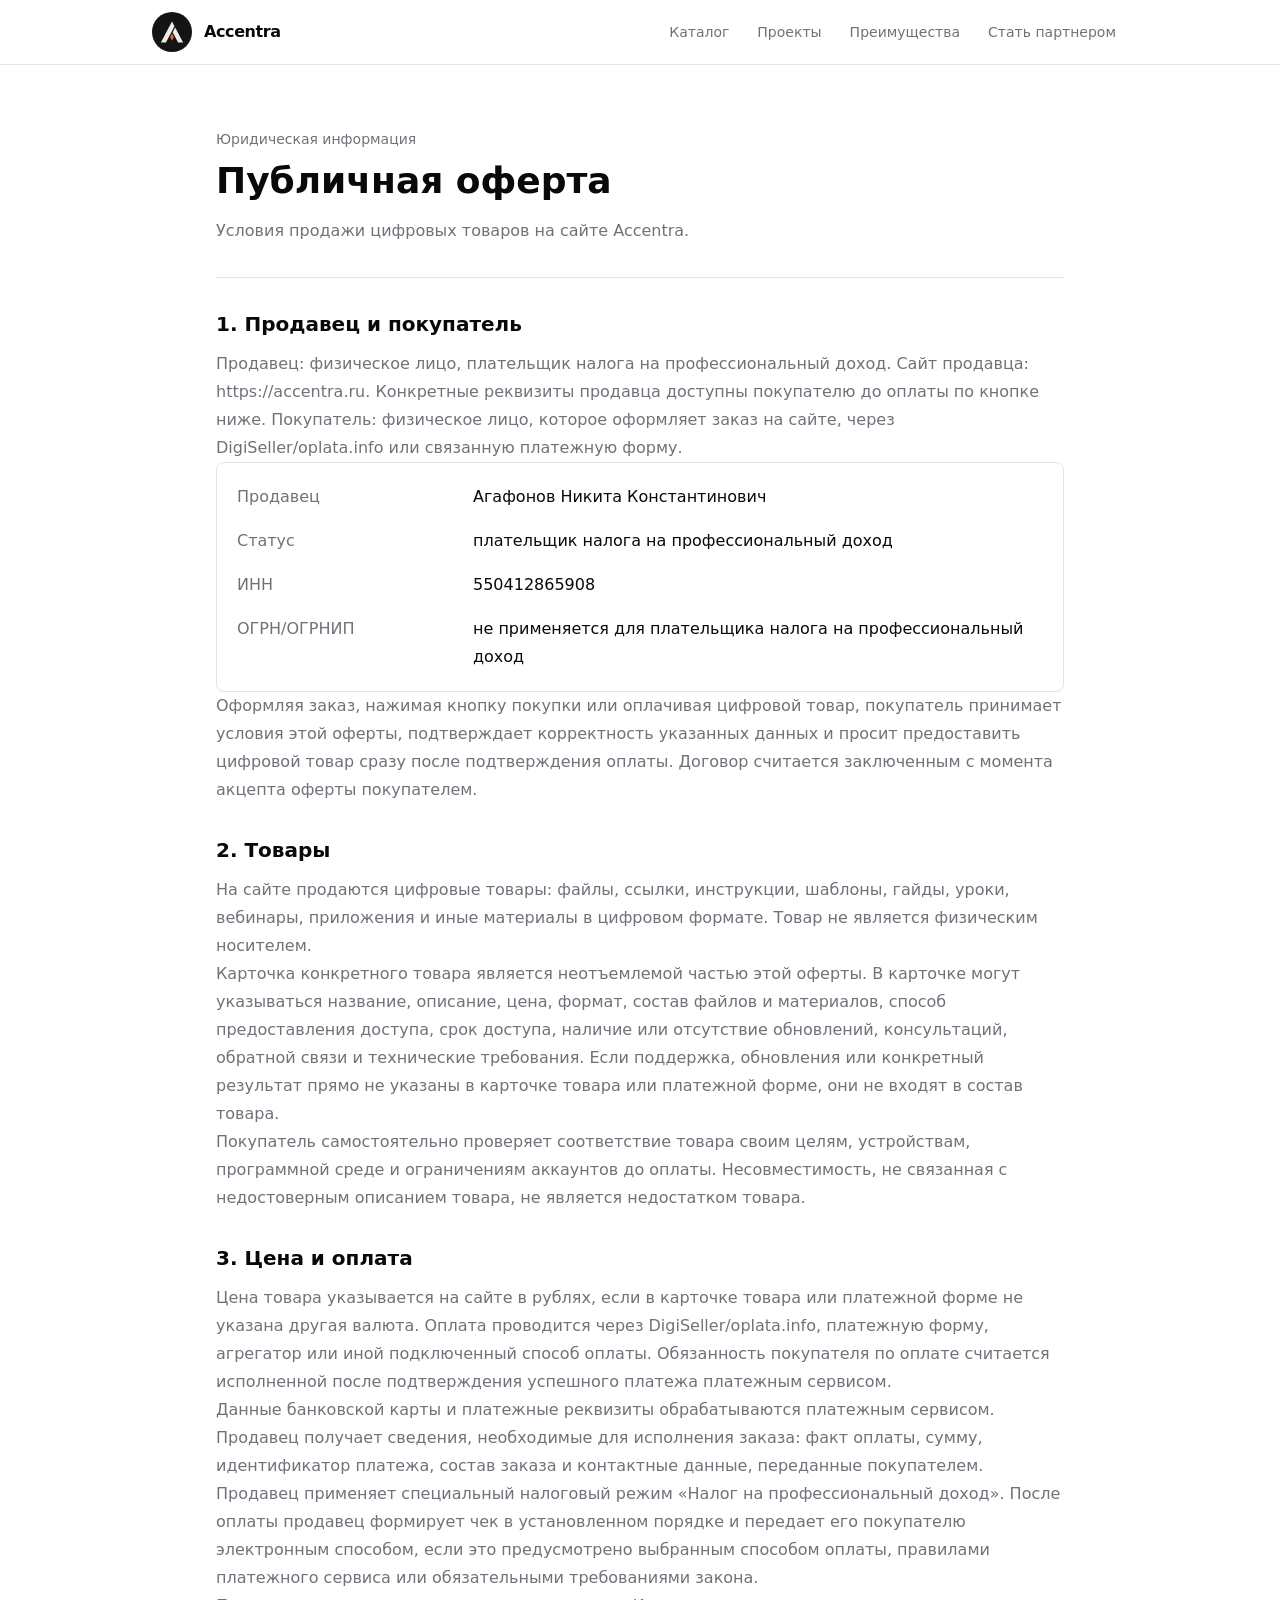
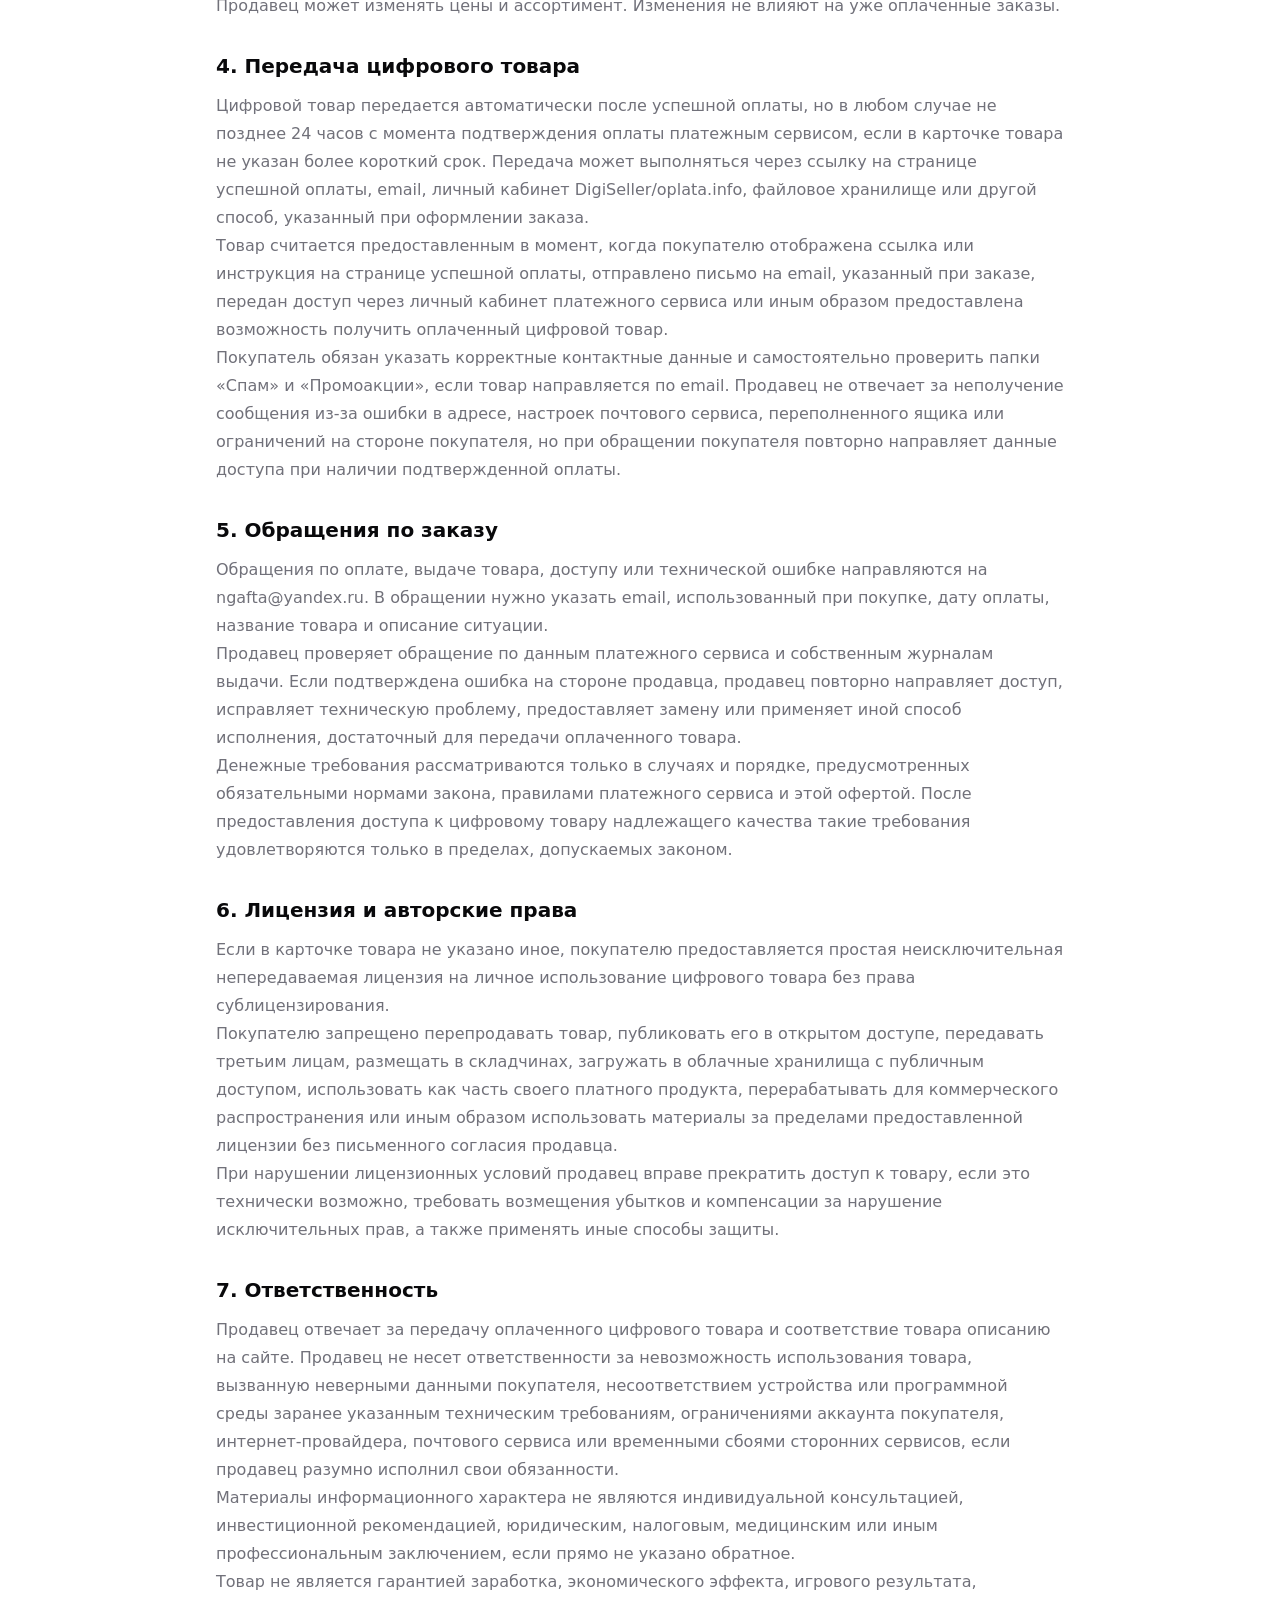
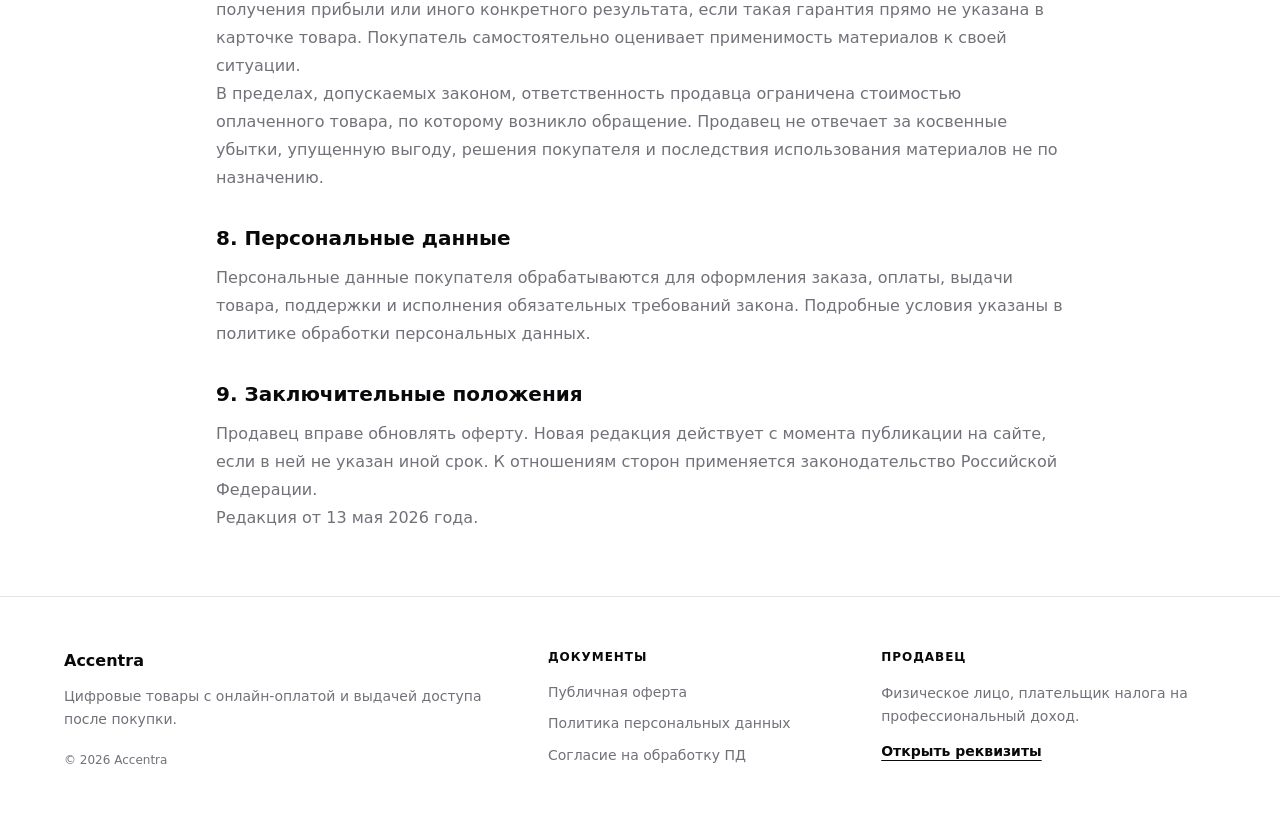
<file: legal/offer/index.html>
<!DOCTYPE html><html lang="ru"><head><meta charSet="utf-8"/><meta name="viewport" content="width=device-width, initial-scale=1"/><link rel="preload" href="/_next/static/media/GeistMonoVF-s.p.0ifhplp~93ddj.woff" as="font" crossorigin="" type="font/woff"/><link rel="preload" href="/_next/static/media/GeistVF-s.p.04dvp7dj03si8.woff" as="font" crossorigin="" type="font/woff"/><link rel="preload" as="image" href="/logo.svg"/><link rel="stylesheet" href="/_next/static/chunks/09fl7cdb2_9.c.css" data-precedence="next"/><link rel="preload" as="script" fetchPriority="low" href="/_next/static/chunks/0f0owxcr7u-a0.js"/><script src="/_next/static/chunks/112dvaudrp225.js" async=""></script><script src="/_next/static/chunks/05oajfgthr20x.js" async=""></script><script src="/_next/static/chunks/04qz88vwpw~-f.js" async=""></script><script src="/_next/static/chunks/turbopack-0~rp0sgmsz5p0.js" async=""></script><script src="/_next/static/chunks/0_ijson-k~qrg.js" async=""></script><script src="/_next/static/chunks/0wbzwy2rjw5me.js" async=""></script><script src="/_next/static/chunks/0.ukcha5vnf-5.js" async=""></script><meta name="next-size-adjust" content=""/><title>Публичная оферта — Accentra</title><meta name="description" content="Условия продажи цифровых товаров на сайте Accentra."/><meta name="yandex-verification" content="3810a843afc384e1"/><link rel="shortcut icon" href="/favicon.ico" type="image/x-icon"/><link rel="icon" href="/favicon.ico" type="image/x-icon" sizes="any"/><link rel="apple-touch-icon" href="/apple-touch-icon.png" type="image/png" sizes="180x180"/><script src="/_next/static/chunks/03~yq9q893hmn.js" noModule=""></script></head><body class="geistsans_d025f23b-module__btTCTG__variable geistmono_df95d851-module__CWPfka__variable min-h-dvh"><div hidden=""><!--$--><!--/$--></div><noscript><div><img src="https://mc.yandex.ru/watch/109227984" style="position:absolute;left:-9999px" alt=""/></div></noscript><div class="min-h-dvh bg-background"><header class="sticky top-0 z-50 border-b border-border bg-background/80 backdrop-blur-md"><div class="mx-auto flex h-16 max-w-5xl items-center justify-between gap-4 px-4 sm:px-6"><a href="/" class="flex items-center gap-3 font-semibold tracking-tight text-foreground" aria-label="Accentra — на главную"><img alt="" width="40" height="40" decoding="async" data-nimg="1" class="size-10 shrink-0 rounded-xl" style="color:transparent" src="/logo.svg"/><span>Accentra</span></a><button type="button" class="inline-flex h-10 w-10 items-center justify-center rounded-md border border-input bg-background text-foreground transition-colors hover:bg-accent hover:text-accent-foreground md:hidden" aria-label="Открыть меню" aria-expanded="false"><span class="text-xl leading-none">☰</span></button><nav class="hidden absolute left-4 right-4 top-16 flex-col rounded-lg border border-border bg-background p-2 text-sm font-medium text-muted-foreground shadow-md md:static md:flex md:flex-row md:items-center md:gap-1 md:rounded-none md:border-0 md:bg-transparent md:p-0 md:shadow-none"><a href="/products/" class="rounded-md px-3 py-2 transition-colors hover:bg-accent hover:text-accent-foreground">Каталог</a><a href="/projects/" class="rounded-md px-3 py-2 transition-colors hover:bg-accent hover:text-accent-foreground">Проекты</a><a href="/#features" class="rounded-md px-3 py-2 transition-colors hover:bg-accent hover:text-accent-foreground">Преимущества</a><a href="https://partners.accentra.ru/" target="_blank" rel="noreferrer" class="rounded-md px-3 py-2 transition-colors hover:bg-accent hover:text-accent-foreground">Стать партнером</a></nav></div></header><main class="mx-auto max-w-4xl px-4 py-12 sm:px-6 sm:py-16"><header class="border-b border-border pb-8"><p class="text-sm font-medium text-muted-foreground">Юридическая информация</p><h1 class="mt-3 text-3xl font-semibold tracking-normal text-foreground sm:text-4xl">Публичная оферта</h1><p class="mt-4 max-w-3xl text-base leading-7 text-muted-foreground">Условия продажи цифровых товаров на сайте Accentra.</p></header><article class="legal-document mt-8 space-y-8 text-base leading-7 text-muted-foreground"><section><h2>1. Продавец и покупатель</h2><p>Продавец: <!-- -->физическое лицо, плательщик налога на профессиональный доход<!-- -->. Сайт продавца: <!-- -->https://accentra.ru<!-- -->. Конкретные реквизиты продавца доступны покупателю до оплаты по кнопке ниже. Покупатель: физическое лицо, которое оформляет заказ на сайте, через DigiSeller/oplata.info или связанную платежную форму.</p><div class="rounded-lg border border-border bg-muted/40 p-5"><button type="button" class="inline-flex h-10 items-center justify-center rounded-md border border-input bg-background px-4 text-sm font-semibold text-foreground shadow-sm transition hover:bg-accent hover:text-accent-foreground focus-visible:outline-none focus-visible:ring-2 focus-visible:ring-ring">Показать реквизиты</button></div><p>Оформляя заказ, нажимая кнопку покупки или оплачивая цифровой товар, покупатель принимает условия этой оферты, подтверждает корректность указанных данных и просит предоставить цифровой товар сразу после подтверждения оплаты. Договор считается заключенным с момента акцепта оферты покупателем.</p></section><section><h2>2. Товары</h2><p>На сайте продаются цифровые товары: файлы, ссылки, инструкции, шаблоны, гайды, уроки, вебинары, приложения и иные материалы в цифровом формате. Товар не является физическим носителем.</p><p>Карточка конкретного товара является неотъемлемой частью этой оферты. В карточке могут указываться название, описание, цена, формат, состав файлов и материалов, способ предоставления доступа, срок доступа, наличие или отсутствие обновлений, консультаций, обратной связи и технические требования. Если поддержка, обновления или конкретный результат прямо не указаны в карточке товара или платежной форме, они не входят в состав товара.</p><p>Покупатель самостоятельно проверяет соответствие товара своим целям, устройствам, программной среде и ограничениям аккаунтов до оплаты. Несовместимость, не связанная с недостоверным описанием товара, не является недостатком товара.</p></section><section><h2>3. Цена и оплата</h2><p>Цена товара указывается на сайте в рублях, если в карточке товара или платежной форме не указана другая валюта. Оплата проводится через DigiSeller/oplata.info, платежную форму, агрегатор или иной подключенный способ оплаты. Обязанность покупателя по оплате считается исполненной после подтверждения успешного платежа платежным сервисом.</p><p>Данные банковской карты и платежные реквизиты обрабатываются платежным сервисом. Продавец получает сведения, необходимые для исполнения заказа: факт оплаты, сумму, идентификатор платежа, состав заказа и контактные данные, переданные покупателем.</p><p>Продавец применяет специальный налоговый режим «Налог на профессиональный доход». После оплаты продавец формирует чек в установленном порядке и передает его покупателю электронным способом, если это предусмотрено выбранным способом оплаты, правилами платежного сервиса или обязательными требованиями закона.</p><p>Продавец может изменять цены и ассортимент. Изменения не влияют на уже оплаченные заказы.</p></section><section><h2>4. Передача цифрового товара</h2><p>Цифровой товар передается автоматически после успешной оплаты, но в любом случае не позднее 24 часов с момента подтверждения оплаты платежным сервисом, если в карточке товара не указан более короткий срок. Передача может выполняться через ссылку на странице успешной оплаты, email, личный кабинет DigiSeller/oplata.info, файловое хранилище или другой способ, указанный при оформлении заказа.</p><p>Товар считается предоставленным в момент, когда покупателю отображена ссылка или инструкция на странице успешной оплаты, отправлено письмо на email, указанный при заказе, передан доступ через личный кабинет платежного сервиса или иным образом предоставлена возможность получить оплаченный цифровой товар.</p><p>Покупатель обязан указать корректные контактные данные и самостоятельно проверить папки «Спам» и «Промоакции», если товар направляется по email. Продавец не отвечает за неполучение сообщения из-за ошибки в адресе, настроек почтового сервиса, переполненного ящика или ограничений на стороне покупателя, но при обращении покупателя повторно направляет данные доступа при наличии подтвержденной оплаты.</p></section><section><h2>5. Обращения по заказу</h2><p>Обращения по оплате, выдаче товара, доступу или технической ошибке направляются на <!-- -->ngafta@yandex.ru<!-- -->. В обращении нужно указать email, использованный при покупке, дату оплаты, название товара и описание ситуации.</p><p>Продавец проверяет обращение по данным платежного сервиса и собственным журналам выдачи. Если подтверждена ошибка на стороне продавца, продавец повторно направляет доступ, исправляет техническую проблему, предоставляет замену или применяет иной способ исполнения, достаточный для передачи оплаченного товара.</p><p>Денежные требования рассматриваются только в случаях и порядке, предусмотренных обязательными нормами закона, правилами платежного сервиса и этой офертой. После предоставления доступа к цифровому товару надлежащего качества такие требования удовлетворяются только в пределах, допускаемых законом.</p></section><section><h2>6. Лицензия и авторские права</h2><p>Если в карточке товара не указано иное, покупателю предоставляется простая неисключительная непередаваемая лицензия на личное использование цифрового товара без права сублицензирования.</p><p>Покупателю запрещено перепродавать товар, публиковать его в открытом доступе, передавать третьим лицам, размещать в складчинах, загружать в облачные хранилища с публичным доступом, использовать как часть своего платного продукта, перерабатывать для коммерческого распространения или иным образом использовать материалы за пределами предоставленной лицензии без письменного согласия продавца.</p><p>При нарушении лицензионных условий продавец вправе прекратить доступ к товару, если это технически возможно, требовать возмещения убытков и компенсации за нарушение исключительных прав, а также применять иные способы защиты.</p></section><section><h2>7. Ответственность</h2><p>Продавец отвечает за передачу оплаченного цифрового товара и соответствие товара описанию на сайте. Продавец не несет ответственности за невозможность использования товара, вызванную неверными данными покупателя, несоответствием устройства или программной среды заранее указанным техническим требованиям, ограничениями аккаунта покупателя, интернет-провайдера, почтового сервиса или временными сбоями сторонних сервисов, если продавец разумно исполнил свои обязанности.</p><p>Материалы информационного характера не являются индивидуальной консультацией, инвестиционной рекомендацией, юридическим, налоговым, медицинским или иным профессиональным заключением, если прямо не указано обратное.</p><p>Товар не является гарантией заработка, экономического эффекта, игрового результата, получения прибыли или иного конкретного результата, если такая гарантия прямо не указана в карточке товара. Покупатель самостоятельно оценивает применимость материалов к своей ситуации.</p><p>В пределах, допускаемых законом, ответственность продавца ограничена стоимостью оплаченного товара, по которому возникло обращение. Продавец не отвечает за косвенные убытки, упущенную выгоду, решения покупателя и последствия использования материалов не по назначению.</p></section><section><h2>8. Персональные данные</h2><p>Персональные данные покупателя обрабатываются для оформления заказа, оплаты, выдачи товара, поддержки и исполнения обязательных требований закона. Подробные условия указаны в политике обработки персональных данных.</p></section><section><h2>9. Заключительные положения</h2><p>Продавец вправе обновлять оферту. Новая редакция действует с момента публикации на сайте, если в ней не указан иной срок. К отношениям сторон применяется законодательство Российской Федерации.</p><p>Редакция от <!-- -->13 мая 2026 года<!-- -->.</p></section></article></main></div><!--$--><!--/$--><footer class="legal-footer border-t border-border bg-background text-sm text-muted-foreground "><style>
        .legal-footer {
          padding: 2.75rem 1rem;
        }

        .legal-footer__inner {
          display: grid;
          gap: 2rem;
          max-width: 72rem;
          margin: 0 auto;
        }

        .legal-footer__title {
          color: var(--foreground);
          font-size: 1rem;
          font-weight: 650;
          line-height: 1.5;
        }

        .legal-footer__text {
          max-width: 28rem;
          margin-top: 0.75rem;
          line-height: 1.65;
        }

        .legal-footer__meta {
          margin-top: 1.25rem;
          font-size: 0.75rem;
          line-height: 1.5;
        }

        .legal-footer__label {
          color: var(--foreground);
          font-size: 0.75rem;
          font-weight: 700;
          letter-spacing: 0.08em;
          line-height: 1.4;
          text-transform: uppercase;
        }

        .legal-footer__links {
          display: flex;
          flex-direction: column;
          align-items: flex-start;
          gap: 0.7rem;
          margin-top: 1rem;
        }

        .legal-footer__link {
          color: inherit;
          line-height: 1.45;
          text-decoration: none;
          transition: color 160ms ease;
        }

        .legal-footer__link:hover {
          color: var(--foreground);
        }

        .legal-footer__seller {
          margin-top: 1rem;
          line-height: 1.65;
        }

        .legal-footer__requisites {
          display: inline-flex;
          margin-top: 0.8rem;
          color: var(--foreground);
          font-weight: 600;
          text-decoration: underline;
          text-underline-offset: 4px;
          transition: color 160ms ease;
        }

        .legal-footer__requisites:hover {
          color: var(--muted-foreground);
        }

        @media (min-width: 768px) {
          .legal-footer {
            padding: 3.25rem 1.5rem;
          }

          .legal-footer__inner {
            grid-template-columns: minmax(0, 1.35fr) minmax(0, 0.9fr) minmax(0, 1fr);
            align-items: start;
          }
        }
      </style><div class="legal-footer__inner"><div><p class="legal-footer__title">Accentra</p><p class="legal-footer__text">Цифровые товары с онлайн-оплатой и выдачей доступа после покупки.</p><p class="legal-footer__meta">© <!-- -->2026<!-- --> <!-- -->Accentra</p></div><nav aria-label="Юридические документы"><p class="legal-footer__label">Документы</p><div class="legal-footer__links"><a href="https://accentra.ru/legal/offer/" class="legal-footer__link">Публичная оферта</a><a href="https://accentra.ru/legal/privacy/" class="legal-footer__link">Политика персональных данных</a><a href="https://accentra.ru/legal/personal-data-consent/" class="legal-footer__link">Согласие на обработку ПД</a></div></nav><div><p class="legal-footer__label">Продавец</p><p class="legal-footer__seller">Физическое лицо, плательщик налога на профессиональный доход.</p><a href="https://accentra.ru/contacts/" class="legal-footer__requisites">Открыть реквизиты</a></div></div></footer><script src="/_next/static/chunks/0f0owxcr7u-a0.js" id="_R_" async=""></script><script>(self.__next_f=self.__next_f||[]).push([0])</script><script>self.__next_f.push([1,"1:\"$Sreact.fragment\"\n2:I[10536,[\"/_next/static/chunks/0_ijson-k~qrg.js\",\"/_next/static/chunks/0wbzwy2rjw5me.js\"],\"YandexMetrika\"]\n3:I[98425,[\"/_next/static/chunks/0_ijson-k~qrg.js\",\"/_next/static/chunks/0wbzwy2rjw5me.js\"],\"default\"]\n4:I[84635,[\"/_next/static/chunks/0_ijson-k~qrg.js\",\"/_next/static/chunks/0wbzwy2rjw5me.js\"],\"default\"]\nc:I[57531,[\"/_next/static/chunks/0_ijson-k~qrg.js\",\"/_next/static/chunks/0wbzwy2rjw5me.js\"],\"default\",1]\n:HL[\"/_next/static/chunks/09fl7cdb2_9.c.css\",\"style\"]\n:HL[\"/_next/static/media/GeistMonoVF-s.p.0ifhplp~93ddj.woff\",\"font\",{\"crossOrigin\":\"\",\"type\":\"font/woff\"}]\n:HL[\"/_next/static/media/GeistVF-s.p.04dvp7dj03si8.woff\",\"font\",{\"crossOrigin\":\"\",\"type\":\"font/woff\"}]\n5:T820,"])</script><script>self.__next_f.push([1,"\n        .legal-footer {\n          padding: 2.75rem 1rem;\n        }\n\n        .legal-footer__inner {\n          display: grid;\n          gap: 2rem;\n          max-width: 72rem;\n          margin: 0 auto;\n        }\n\n        .legal-footer__title {\n          color: var(--foreground);\n          font-size: 1rem;\n          font-weight: 650;\n          line-height: 1.5;\n        }\n\n        .legal-footer__text {\n          max-width: 28rem;\n          margin-top: 0.75rem;\n          line-height: 1.65;\n        }\n\n        .legal-footer__meta {\n          margin-top: 1.25rem;\n          font-size: 0.75rem;\n          line-height: 1.5;\n        }\n\n        .legal-footer__label {\n          color: var(--foreground);\n          font-size: 0.75rem;\n          font-weight: 700;\n          letter-spacing: 0.08em;\n          line-height: 1.4;\n          text-transform: uppercase;\n        }\n\n        .legal-footer__links {\n          display: flex;\n          flex-direction: column;\n          align-items: flex-start;\n          gap: 0.7rem;\n          margin-top: 1rem;\n        }\n\n        .legal-footer__link {\n          color: inherit;\n          line-height: 1.45;\n          text-decoration: none;\n          transition: color 160ms ease;\n        }\n\n        .legal-footer__link:hover {\n          color: var(--foreground);\n        }\n\n        .legal-footer__seller {\n          margin-top: 1rem;\n          line-height: 1.65;\n        }\n\n        .legal-footer__requisites {\n          display: inline-flex;\n          margin-top: 0.8rem;\n          color: var(--foreground);\n          font-weight: 600;\n          text-decoration: underline;\n          text-underline-offset: 4px;\n          transition: color 160ms ease;\n        }\n\n        .legal-footer__requisites:hover {\n          color: var(--muted-foreground);\n        }\n\n        @media (min-width: 768px) {\n          .legal-footer {\n            padding: 3.25rem 1.5rem;\n          }\n\n          .legal-footer__inner {\n            grid-template-columns: minmax(0, 1.35fr) minmax(0, 0.9fr) minmax(0, 1fr);\n            align-items: start;\n          }\n        }\n      "])</script><script>self.__next_f.push([1,"0:{\"P\":null,\"c\":[\"\",\"legal\",\"offer\",\"\"],\"q\":\"\",\"i\":false,\"f\":[[[\"\",{\"children\":[\"legal\",{\"children\":[\"offer\",{\"children\":[\"__PAGE__\",{}]}]}]},\"$undefined\",\"$undefined\",16],[[\"$\",\"$1\",\"c\",{\"children\":[[[\"$\",\"link\",\"0\",{\"rel\":\"stylesheet\",\"href\":\"/_next/static/chunks/09fl7cdb2_9.c.css\",\"precedence\":\"next\",\"crossOrigin\":\"$undefined\",\"nonce\":\"$undefined\"}],[\"$\",\"script\",\"script-0\",{\"src\":\"/_next/static/chunks/0_ijson-k~qrg.js\",\"async\":true,\"nonce\":\"$undefined\"}],[\"$\",\"script\",\"script-1\",{\"src\":\"/_next/static/chunks/0wbzwy2rjw5me.js\",\"async\":true,\"nonce\":\"$undefined\"}]],[\"$\",\"html\",null,{\"lang\":\"ru\",\"children\":[\"$\",\"body\",null,{\"className\":\"geistsans_d025f23b-module__btTCTG__variable geistmono_df95d851-module__CWPfka__variable min-h-dvh\",\"children\":[[\"$\",\"$L2\",null,{}],[\"$\",\"$L3\",null,{\"parallelRouterKey\":\"children\",\"error\":\"$undefined\",\"errorStyles\":\"$undefined\",\"errorScripts\":\"$undefined\",\"template\":[\"$\",\"$L4\",null,{}],\"templateStyles\":\"$undefined\",\"templateScripts\":\"$undefined\",\"notFound\":[[[\"$\",\"title\",null,{\"children\":\"404: This page could not be found.\"}],[\"$\",\"div\",null,{\"style\":{\"fontFamily\":\"system-ui,\\\"Segoe UI\\\",Roboto,Helvetica,Arial,sans-serif,\\\"Apple Color Emoji\\\",\\\"Segoe UI Emoji\\\"\",\"height\":\"100vh\",\"textAlign\":\"center\",\"display\":\"flex\",\"flexDirection\":\"column\",\"alignItems\":\"center\",\"justifyContent\":\"center\"},\"children\":[\"$\",\"div\",null,{\"children\":[[\"$\",\"style\",null,{\"dangerouslySetInnerHTML\":{\"__html\":\"body{color:#000;background:#fff;margin:0}.next-error-h1{border-right:1px solid rgba(0,0,0,.3)}@media (prefers-color-scheme:dark){body{color:#fff;background:#000}.next-error-h1{border-right:1px solid rgba(255,255,255,.3)}}\"}}],[\"$\",\"h1\",null,{\"className\":\"next-error-h1\",\"style\":{\"display\":\"inline-block\",\"margin\":\"0 20px 0 0\",\"padding\":\"0 23px 0 0\",\"fontSize\":24,\"fontWeight\":500,\"verticalAlign\":\"top\",\"lineHeight\":\"49px\"},\"children\":404}],[\"$\",\"div\",null,{\"style\":{\"display\":\"inline-block\"},\"children\":[\"$\",\"h2\",null,{\"style\":{\"fontSize\":14,\"fontWeight\":400,\"lineHeight\":\"49px\",\"margin\":0},\"children\":\"This page could not be found.\"}]}]]}]}]],[]],\"forbidden\":\"$undefined\",\"unauthorized\":\"$undefined\"}],[\"$\",\"footer\",null,{\"className\":\"legal-footer border-t border-border bg-background text-sm text-muted-foreground \",\"children\":[[\"$\",\"style\",null,{\"children\":\"$5\"}],\"$L6\"]}]]}]}]]}],{\"children\":[\"$L7\",{\"children\":[\"$L8\",{\"children\":[\"$L9\",{},null,false,null]},null,false,\"$@a\"]},null,false,\"$@a\"]},null,false,null],\"$Lb\",false]],\"m\":\"$undefined\",\"G\":[\"$c\",[\"$Ld\"]],\"S\":true,\"h\":null,\"s\":\"$undefined\",\"l\":\"$undefined\",\"p\":\"$undefined\",\"d\":\"$undefined\",\"b\":\"RW8hOhac6cJbdOJ9MrkIf\"}\n"])</script><script>self.__next_f.push([1,"e:I[20626,[\"/_next/static/chunks/0_ijson-k~qrg.js\",\"/_next/static/chunks/0wbzwy2rjw5me.js\",\"/_next/static/chunks/0.ukcha5vnf-5.js\"],\"Header\"]\nf:I[50303,[\"/_next/static/chunks/0_ijson-k~qrg.js\",\"/_next/static/chunks/0wbzwy2rjw5me.js\",\"/_next/static/chunks/0.ukcha5vnf-5.js\"],\"ProtectedSellerDetails\"]\n1a:I[38120,[\"/_next/static/chunks/0_ijson-k~qrg.js\",\"/_next/static/chunks/0wbzwy2rjw5me.js\"],\"ViewportBoundary\"]\n1c:I[38120,[\"/_next/static/chunks/0_ijson-k~qrg.js\",\"/_next/static/chunks/0wbzwy2rjw5me.js\"],\"MetadataBoundary\"]\n1d:\"$Sreact.suspense\"\n"])</script><script>self.__next_f.push([1,"6:[\"$\",\"div\",null,{\"className\":\"legal-footer__inner\",\"children\":[[\"$\",\"div\",null,{\"children\":[[\"$\",\"p\",null,{\"className\":\"legal-footer__title\",\"children\":\"Accentra\"}],[\"$\",\"p\",null,{\"className\":\"legal-footer__text\",\"children\":\"Цифровые товары с онлайн-оплатой и выдачей доступа после покупки.\"}],[\"$\",\"p\",null,{\"className\":\"legal-footer__meta\",\"children\":[\"© \",2026,\" \",\"Accentra\"]}]]}],[\"$\",\"nav\",null,{\"aria-label\":\"Юридические документы\",\"children\":[[\"$\",\"p\",null,{\"className\":\"legal-footer__label\",\"children\":\"Документы\"}],[\"$\",\"div\",null,{\"className\":\"legal-footer__links\",\"children\":[[\"$\",\"a\",\"/legal/offer/\",{\"href\":\"https://accentra.ru/legal/offer/\",\"target\":\"$undefined\",\"rel\":\"$undefined\",\"className\":\"legal-footer__link\",\"children\":\"Публичная оферта\"}],[\"$\",\"a\",\"/legal/privacy/\",{\"href\":\"https://accentra.ru/legal/privacy/\",\"target\":\"$undefined\",\"rel\":\"$undefined\",\"className\":\"legal-footer__link\",\"children\":\"Политика персональных данных\"}],[\"$\",\"a\",\"/legal/personal-data-consent/\",{\"href\":\"https://accentra.ru/legal/personal-data-consent/\",\"target\":\"$undefined\",\"rel\":\"$undefined\",\"className\":\"legal-footer__link\",\"children\":\"Согласие на обработку ПД\"}]]}]]}],[\"$\",\"div\",null,{\"children\":[[\"$\",\"p\",null,{\"className\":\"legal-footer__label\",\"children\":\"Продавец\"}],[\"$\",\"p\",null,{\"className\":\"legal-footer__seller\",\"children\":\"Физическое лицо, плательщик налога на профессиональный доход.\"}],[\"$\",\"a\",null,{\"href\":\"https://accentra.ru/contacts/\",\"target\":\"$undefined\",\"rel\":\"$undefined\",\"className\":\"legal-footer__requisites\",\"children\":\"Открыть реквизиты\"}]]}]]}]\n"])</script><script>self.__next_f.push([1,"7:[\"$\",\"$1\",\"c\",{\"children\":[null,[\"$\",\"$L3\",null,{\"parallelRouterKey\":\"children\",\"error\":\"$undefined\",\"errorStyles\":\"$undefined\",\"errorScripts\":\"$undefined\",\"template\":[\"$\",\"$L4\",null,{}],\"templateStyles\":\"$undefined\",\"templateScripts\":\"$undefined\",\"notFound\":\"$undefined\",\"forbidden\":\"$undefined\",\"unauthorized\":\"$undefined\"}]]}]\n8:[\"$\",\"$1\",\"c\",{\"children\":[null,[\"$\",\"$L3\",null,{\"parallelRouterKey\":\"children\",\"error\":\"$undefined\",\"errorStyles\":\"$undefined\",\"errorScripts\":\"$undefined\",\"template\":[\"$\",\"$L4\",null,{}],\"templateStyles\":\"$undefined\",\"templateScripts\":\"$undefined\",\"notFound\":\"$undefined\",\"forbidden\":\"$undefined\",\"unauthorized\":\"$undefined\"}]]}]\n"])</script><script>self.__next_f.push([1,"9:[\"$\",\"$1\",\"c\",{\"children\":[[\"$\",\"div\",null,{\"className\":\"min-h-dvh bg-background\",\"children\":[[\"$\",\"$Le\",null,{}],[\"$\",\"main\",null,{\"className\":\"mx-auto max-w-4xl px-4 py-12 sm:px-6 sm:py-16\",\"children\":[[\"$\",\"header\",null,{\"className\":\"border-b border-border pb-8\",\"children\":[[\"$\",\"p\",null,{\"className\":\"text-sm font-medium text-muted-foreground\",\"children\":\"Юридическая информация\"}],[\"$\",\"h1\",null,{\"className\":\"mt-3 text-3xl font-semibold tracking-normal text-foreground sm:text-4xl\",\"children\":\"Публичная оферта\"}],[\"$\",\"p\",null,{\"className\":\"mt-4 max-w-3xl text-base leading-7 text-muted-foreground\",\"children\":\"Условия продажи цифровых товаров на сайте Accentra.\"}]]}],[\"$\",\"article\",null,{\"className\":\"legal-document mt-8 space-y-8 text-base leading-7 text-muted-foreground\",\"children\":[[\"$\",\"section\",null,{\"children\":[[\"$\",\"h2\",null,{\"children\":\"1. Продавец и покупатель\"}],[\"$\",\"p\",null,{\"children\":[\"Продавец: \",\"физическое лицо, плательщик налога на профессиональный доход\",\". Сайт продавца: \",\"https://accentra.ru\",\". Конкретные реквизиты продавца доступны покупателю до оплаты по кнопке ниже. Покупатель: физическое лицо, которое оформляет заказ на сайте, через DigiSeller/oplata.info или связанную платежную форму.\"]}],[\"$\",\"$Lf\",null,{}],[\"$\",\"p\",null,{\"children\":\"Оформляя заказ, нажимая кнопку покупки или оплачивая цифровой товар, покупатель принимает условия этой оферты, подтверждает корректность указанных данных и просит предоставить цифровой товар сразу после подтверждения оплаты. Договор считается заключенным с момента акцепта оферты покупателем.\"}]]}],[\"$\",\"section\",null,{\"children\":[[\"$\",\"h2\",null,{\"children\":\"2. Товары\"}],[\"$\",\"p\",null,{\"children\":\"На сайте продаются цифровые товары: файлы, ссылки, инструкции, шаблоны, гайды, уроки, вебинары, приложения и иные материалы в цифровом формате. Товар не является физическим носителем.\"}],[\"$\",\"p\",null,{\"children\":\"Карточка конкретного товара является неотъемлемой частью этой оферты. В карточке могут указываться название, описание, цена, формат, состав файлов и материалов, способ предоставления доступа, срок доступа, наличие или отсутствие обновлений, консультаций, обратной связи и технические требования. Если поддержка, обновления или конкретный результат прямо не указаны в карточке товара или платежной форме, они не входят в состав товара.\"}],[\"$\",\"p\",null,{\"children\":\"Покупатель самостоятельно проверяет соответствие товара своим целям, устройствам, программной среде и ограничениям аккаунтов до оплаты. Несовместимость, не связанная с недостоверным описанием товара, не является недостатком товара.\"}]]}],[\"$\",\"section\",null,{\"children\":[[\"$\",\"h2\",null,{\"children\":\"3. Цена и оплата\"}],[\"$\",\"p\",null,{\"children\":\"Цена товара указывается на сайте в рублях, если в карточке товара или платежной форме не указана другая валюта. Оплата проводится через DigiSeller/oplata.info, платежную форму, агрегатор или иной подключенный способ оплаты. Обязанность покупателя по оплате считается исполненной после подтверждения успешного платежа платежным сервисом.\"}],[\"$\",\"p\",null,{\"children\":\"Данные банковской карты и платежные реквизиты обрабатываются платежным сервисом. Продавец получает сведения, необходимые для исполнения заказа: факт оплаты, сумму, идентификатор платежа, состав заказа и контактные данные, переданные покупателем.\"}],[\"$\",\"p\",null,{\"children\":\"Продавец применяет специальный налоговый режим «Налог на профессиональный доход». После оплаты продавец формирует чек в установленном порядке и передает его покупателю электронным способом, если это предусмотрено выбранным способом оплаты, правилами платежного сервиса или обязательными требованиями закона.\"}],\"$L10\"]}],\"$L11\",\"$L12\",\"$L13\",\"$L14\",\"$L15\",\"$L16\"]}]]}]]}],[\"$L17\"],\"$L18\"]}]\n"])</script><script>self.__next_f.push([1,"19:[]\na:\"$W19\"\nb:[\"$\",\"$1\",\"h\",{\"children\":[null,[\"$\",\"$L1a\",null,{\"children\":\"$L1b\"}],[\"$\",\"div\",null,{\"hidden\":true,\"children\":[\"$\",\"$L1c\",null,{\"children\":[\"$\",\"$1d\",null,{\"name\":\"Next.Metadata\",\"children\":\"$L1e\"}]}]}],[\"$\",\"meta\",null,{\"name\":\"next-size-adjust\",\"content\":\"\"}]]}]\nd:[\"$\",\"link\",\"0\",{\"rel\":\"stylesheet\",\"href\":\"/_next/static/chunks/09fl7cdb2_9.c.css\",\"precedence\":\"next\",\"crossOrigin\":\"$undefined\",\"nonce\":\"$undefined\"}]\n"])</script><script>self.__next_f.push([1,"1f:I[38120,[\"/_next/static/chunks/0_ijson-k~qrg.js\",\"/_next/static/chunks/0wbzwy2rjw5me.js\"],\"OutletBoundary\"]\n10:[\"$\",\"p\",null,{\"children\":\"Продавец может изменять цены и ассортимент. Изменения не влияют на уже оплаченные заказы.\"}]\n11:[\"$\",\"section\",null,{\"children\":[[\"$\",\"h2\",null,{\"children\":\"4. Передача цифрового товара\"}],[\"$\",\"p\",null,{\"children\":\"Цифровой товар передается автоматически после успешной оплаты, но в любом случае не позднее 24 часов с момента подтверждения оплаты платежным сервисом, если в карточке товара не указан более короткий срок. Передача может выполняться через ссылку на странице успешной оплаты, email, личный кабинет DigiSeller/oplata.info, файловое хранилище или другой способ, указанный при оформлении заказа.\"}],[\"$\",\"p\",null,{\"children\":\"Товар считается предоставленным в момент, когда покупателю отображена ссылка или инструкция на странице успешной оплаты, отправлено письмо на email, указанный при заказе, передан доступ через личный кабинет платежного сервиса или иным образом предоставлена возможность получить оплаченный цифровой товар.\"}],[\"$\",\"p\",null,{\"children\":\"Покупатель обязан указать корректные контактные данные и самостоятельно проверить папки «Спам» и «Промоакции», если товар направляется по email. Продавец не отвечает за неполучение сообщения из-за ошибки в адресе, настроек почтового сервиса, переполненного ящика или ограничений на стороне покупателя, но при обращении покупателя повторно направляет данные доступа при наличии подтвержденной оплаты.\"}]]}]\n12:[\"$\",\"section\",null,{\"children\":[[\"$\",\"h2\",null,{\"children\":\"5. Обращения по заказу\"}],[\"$\",\"p\",null,{\"children\":[\"Обращения по оплате, выдаче товара, доступу или технической ошибке направляются на \",\"ngafta@yandex.ru\",\". В обращении нужно указать email, использованный при покупке, дату оплаты, название товара и описание ситуации.\"]}],[\"$\",\"p\",null,{\"children\":\"Продавец проверяет обращение по данным платежного сервиса и собственным журналам выдачи. Если подтверждена ошибка на стороне продавца, продавец повторно направляет доступ, исправляет техническую проблему, предоставляет замену или применяет иной способ исполнения, достаточный для передачи оплаченного товара.\"}],[\"$\",\"p\",null,{\"children\":\"Денежные требования рассматриваются только в случаях и порядке, предусмотренных обязательными нормами закона, правилами платежного сервиса и этой офертой. После предоставления доступа к цифровому товару надлежащего качества такие т"])</script><script>self.__next_f.push([1,"ребования удовлетворяются только в пределах, допускаемых законом.\"}]]}]\n13:[\"$\",\"section\",null,{\"children\":[[\"$\",\"h2\",null,{\"children\":\"6. Лицензия и авторские права\"}],[\"$\",\"p\",null,{\"children\":\"Если в карточке товара не указано иное, покупателю предоставляется простая неисключительная непередаваемая лицензия на личное использование цифрового товара без права сублицензирования.\"}],[\"$\",\"p\",null,{\"children\":\"Покупателю запрещено перепродавать товар, публиковать его в открытом доступе, передавать третьим лицам, размещать в складчинах, загружать в облачные хранилища с публичным доступом, использовать как часть своего платного продукта, перерабатывать для коммерческого распространения или иным образом использовать материалы за пределами предоставленной лицензии без письменного согласия продавца.\"}],[\"$\",\"p\",null,{\"children\":\"При нарушении лицензионных условий продавец вправе прекратить доступ к товару, если это технически возможно, требовать возмещения убытков и компенсации за нарушение исключительных прав, а также применять иные способы защиты.\"}]]}]\n"])</script><script>self.__next_f.push([1,"14:[\"$\",\"section\",null,{\"children\":[[\"$\",\"h2\",null,{\"children\":\"7. Ответственность\"}],[\"$\",\"p\",null,{\"children\":\"Продавец отвечает за передачу оплаченного цифрового товара и соответствие товара описанию на сайте. Продавец не несет ответственности за невозможность использования товара, вызванную неверными данными покупателя, несоответствием устройства или программной среды заранее указанным техническим требованиям, ограничениями аккаунта покупателя, интернет-провайдера, почтового сервиса или временными сбоями сторонних сервисов, если продавец разумно исполнил свои обязанности.\"}],[\"$\",\"p\",null,{\"children\":\"Материалы информационного характера не являются индивидуальной консультацией, инвестиционной рекомендацией, юридическим, налоговым, медицинским или иным профессиональным заключением, если прямо не указано обратное.\"}],[\"$\",\"p\",null,{\"children\":\"Товар не является гарантией заработка, экономического эффекта, игрового результата, получения прибыли или иного конкретного результата, если такая гарантия прямо не указана в карточке товара. Покупатель самостоятельно оценивает применимость материалов к своей ситуации.\"}],[\"$\",\"p\",null,{\"children\":\"В пределах, допускаемых законом, ответственность продавца ограничена стоимостью оплаченного товара, по которому возникло обращение. Продавец не отвечает за косвенные убытки, упущенную выгоду, решения покупателя и последствия использования материалов не по назначению.\"}]]}]\n"])</script><script>self.__next_f.push([1,"15:[\"$\",\"section\",null,{\"children\":[[\"$\",\"h2\",null,{\"children\":\"8. Персональные данные\"}],[\"$\",\"p\",null,{\"children\":\"Персональные данные покупателя обрабатываются для оформления заказа, оплаты, выдачи товара, поддержки и исполнения обязательных требований закона. Подробные условия указаны в политике обработки персональных данных.\"}]]}]\n16:[\"$\",\"section\",null,{\"children\":[[\"$\",\"h2\",null,{\"children\":\"9. Заключительные положения\"}],[\"$\",\"p\",null,{\"children\":\"Продавец вправе обновлять оферту. Новая редакция действует с момента публикации на сайте, если в ней не указан иной срок. К отношениям сторон применяется законодательство Российской Федерации.\"}],[\"$\",\"p\",null,{\"children\":[\"Редакция от \",\"13 мая 2026 года\",\".\"]}]]}]\n17:[\"$\",\"script\",\"script-0\",{\"src\":\"/_next/static/chunks/0.ukcha5vnf-5.js\",\"async\":true,\"nonce\":\"$undefined\"}]\n18:[\"$\",\"$L1f\",null,{\"children\":[\"$\",\"$1d\",null,{\"name\":\"Next.MetadataOutlet\",\"children\":\"$@20\"}]}]\n"])</script><script>self.__next_f.push([1,"1b:[[\"$\",\"meta\",\"0\",{\"charSet\":\"utf-8\"}],[\"$\",\"meta\",\"1\",{\"name\":\"viewport\",\"content\":\"width=device-width, initial-scale=1\"}]]\n"])</script><script>self.__next_f.push([1,"21:I[50756,[\"/_next/static/chunks/0_ijson-k~qrg.js\",\"/_next/static/chunks/0wbzwy2rjw5me.js\"],\"IconMark\"]\n1e:[[\"$\",\"title\",\"0\",{\"children\":\"Публичная оферта — Accentra\"}],[\"$\",\"meta\",\"1\",{\"name\":\"description\",\"content\":\"Условия продажи цифровых товаров на сайте Accentra.\"}],[\"$\",\"meta\",\"2\",{\"name\":\"yandex-verification\",\"content\":\"3810a843afc384e1\"}],[\"$\",\"link\",\"3\",{\"rel\":\"shortcut icon\",\"href\":\"/favicon.ico\",\"type\":\"image/x-icon\"}],[\"$\",\"link\",\"4\",{\"rel\":\"icon\",\"href\":\"/favicon.ico\",\"type\":\"image/x-icon\",\"sizes\":\"any\"}],[\"$\",\"link\",\"5\",{\"rel\":\"apple-touch-icon\",\"href\":\"/apple-touch-icon.png\",\"type\":\"image/png\",\"sizes\":\"180x180\"}],[\"$\",\"$L21\",\"6\",{}]]\n20:null\n"])</script></body></html>
</file>
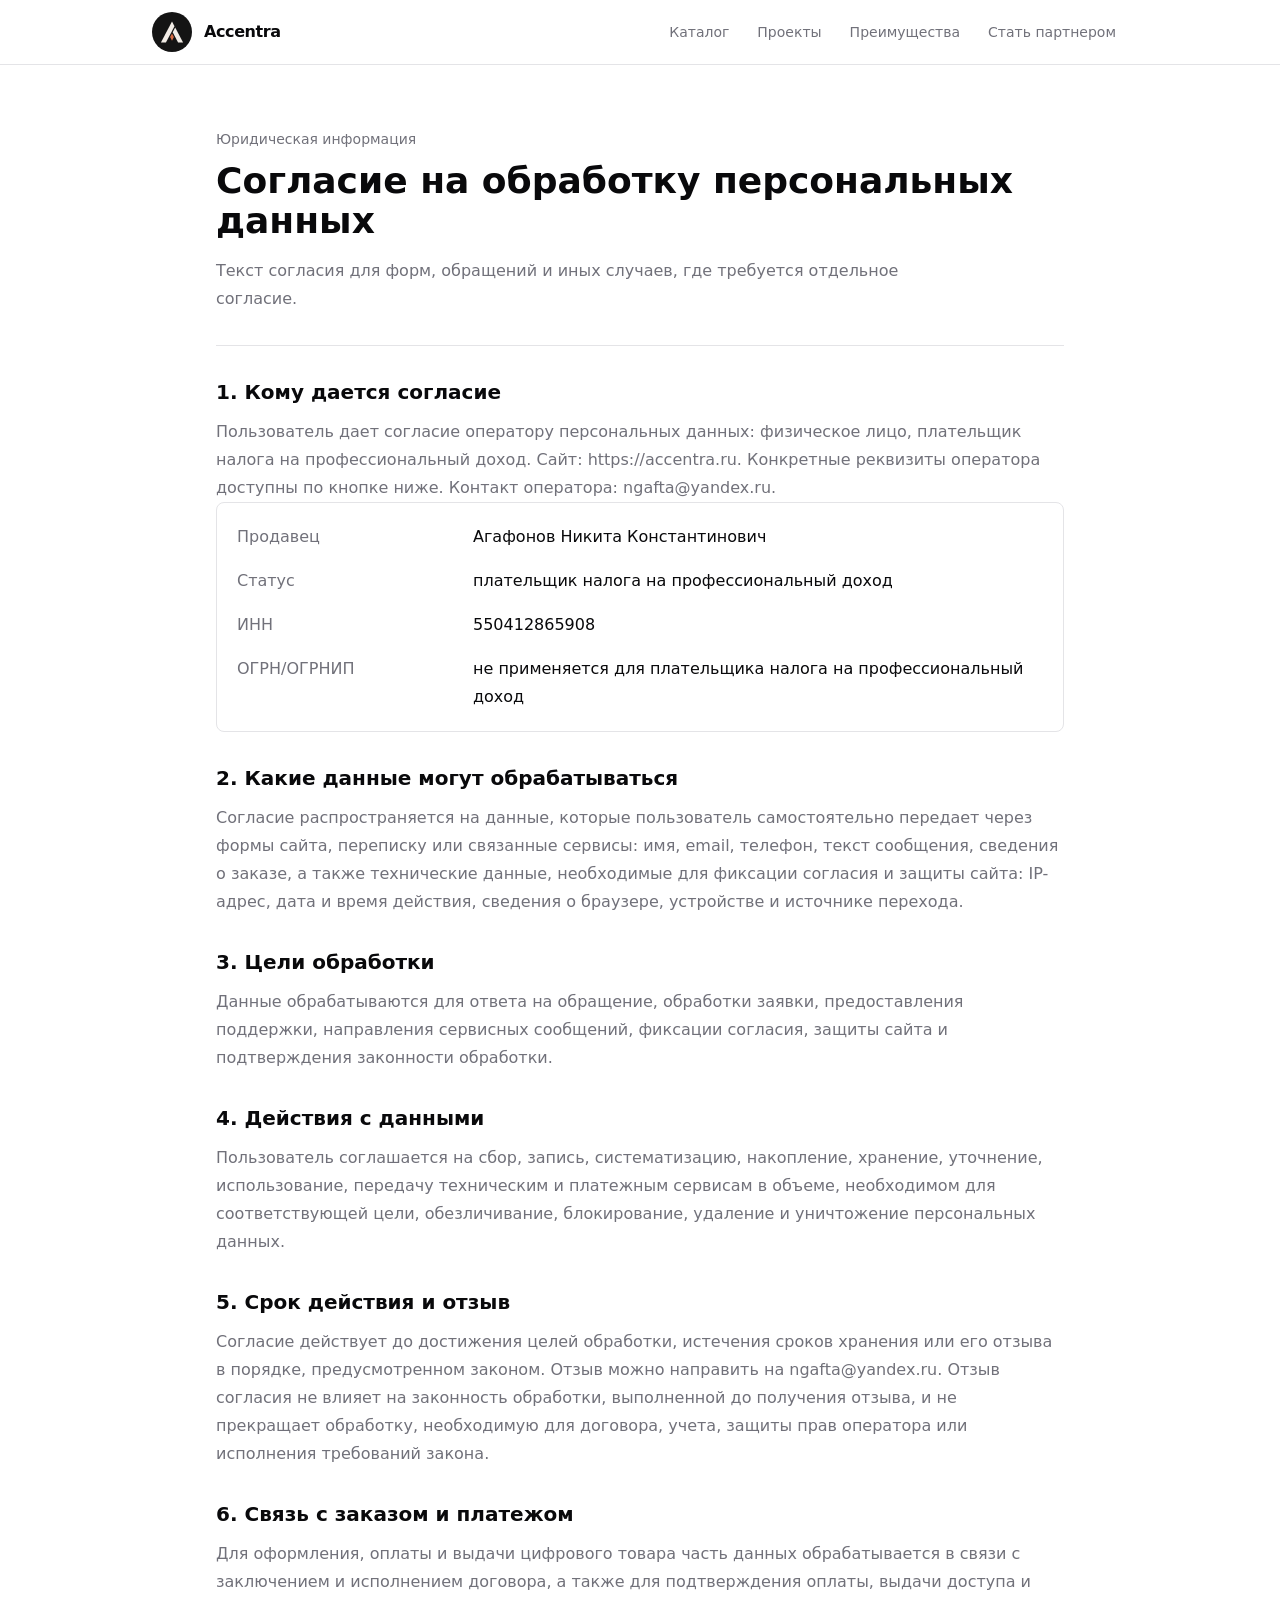
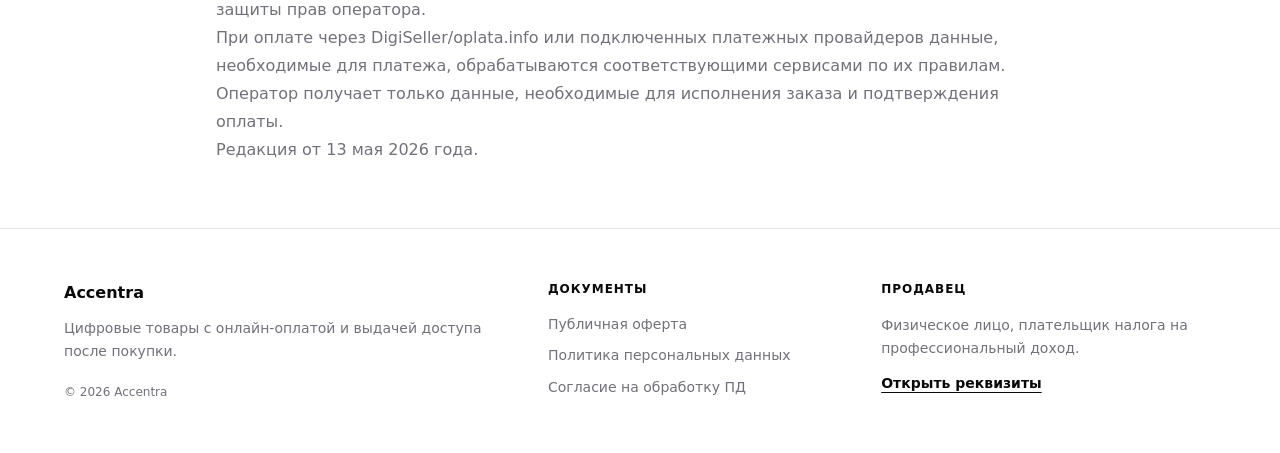
<file: legal/personal-data-consent/index.html>
<!DOCTYPE html><html lang="ru"><head><meta charSet="utf-8"/><meta name="viewport" content="width=device-width, initial-scale=1"/><link rel="preload" href="/_next/static/media/GeistMonoVF-s.p.0ifhplp~93ddj.woff" as="font" crossorigin="" type="font/woff"/><link rel="preload" href="/_next/static/media/GeistVF-s.p.04dvp7dj03si8.woff" as="font" crossorigin="" type="font/woff"/><link rel="preload" as="image" href="/logo.svg"/><link rel="stylesheet" href="/_next/static/chunks/09fl7cdb2_9.c.css" data-precedence="next"/><link rel="preload" as="script" fetchPriority="low" href="/_next/static/chunks/0f0owxcr7u-a0.js"/><script src="/_next/static/chunks/112dvaudrp225.js" async=""></script><script src="/_next/static/chunks/05oajfgthr20x.js" async=""></script><script src="/_next/static/chunks/04qz88vwpw~-f.js" async=""></script><script src="/_next/static/chunks/turbopack-0~rp0sgmsz5p0.js" async=""></script><script src="/_next/static/chunks/0_ijson-k~qrg.js" async=""></script><script src="/_next/static/chunks/0wbzwy2rjw5me.js" async=""></script><script src="/_next/static/chunks/0.ukcha5vnf-5.js" async=""></script><meta name="next-size-adjust" content=""/><title>Согласие на обработку персональных данных — Accentra</title><meta name="description" content="Согласие на обработку персональных данных на сайте Accentra."/><meta name="yandex-verification" content="3810a843afc384e1"/><link rel="shortcut icon" href="/favicon.ico" type="image/x-icon"/><link rel="icon" href="/favicon.ico" type="image/x-icon" sizes="any"/><link rel="apple-touch-icon" href="/apple-touch-icon.png" type="image/png" sizes="180x180"/><script src="/_next/static/chunks/03~yq9q893hmn.js" noModule=""></script></head><body class="geistsans_d025f23b-module__btTCTG__variable geistmono_df95d851-module__CWPfka__variable min-h-dvh"><div hidden=""><!--$--><!--/$--></div><noscript><div><img src="https://mc.yandex.ru/watch/109227984" style="position:absolute;left:-9999px" alt=""/></div></noscript><div class="min-h-dvh bg-background"><header class="sticky top-0 z-50 border-b border-border bg-background/80 backdrop-blur-md"><div class="mx-auto flex h-16 max-w-5xl items-center justify-between gap-4 px-4 sm:px-6"><a href="/" class="flex items-center gap-3 font-semibold tracking-tight text-foreground" aria-label="Accentra — на главную"><img alt="" width="40" height="40" decoding="async" data-nimg="1" class="size-10 shrink-0 rounded-xl" style="color:transparent" src="/logo.svg"/><span>Accentra</span></a><button type="button" class="inline-flex h-10 w-10 items-center justify-center rounded-md border border-input bg-background text-foreground transition-colors hover:bg-accent hover:text-accent-foreground md:hidden" aria-label="Открыть меню" aria-expanded="false"><span class="text-xl leading-none">☰</span></button><nav class="hidden absolute left-4 right-4 top-16 flex-col rounded-lg border border-border bg-background p-2 text-sm font-medium text-muted-foreground shadow-md md:static md:flex md:flex-row md:items-center md:gap-1 md:rounded-none md:border-0 md:bg-transparent md:p-0 md:shadow-none"><a href="/products/" class="rounded-md px-3 py-2 transition-colors hover:bg-accent hover:text-accent-foreground">Каталог</a><a href="/projects/" class="rounded-md px-3 py-2 transition-colors hover:bg-accent hover:text-accent-foreground">Проекты</a><a href="/#features" class="rounded-md px-3 py-2 transition-colors hover:bg-accent hover:text-accent-foreground">Преимущества</a><a href="https://partners.accentra.ru/" target="_blank" rel="noreferrer" class="rounded-md px-3 py-2 transition-colors hover:bg-accent hover:text-accent-foreground">Стать партнером</a></nav></div></header><main class="mx-auto max-w-4xl px-4 py-12 sm:px-6 sm:py-16"><header class="border-b border-border pb-8"><p class="text-sm font-medium text-muted-foreground">Юридическая информация</p><h1 class="mt-3 text-3xl font-semibold tracking-normal text-foreground sm:text-4xl">Согласие на обработку персональных данных</h1><p class="mt-4 max-w-3xl text-base leading-7 text-muted-foreground">Текст согласия для форм, обращений и иных случаев, где требуется отдельное согласие.</p></header><article class="legal-document mt-8 space-y-8 text-base leading-7 text-muted-foreground"><section><h2>1. Кому дается согласие</h2><p>Пользователь дает согласие оператору персональных данных:<!-- --> <!-- -->физическое лицо, плательщик налога на профессиональный доход<!-- -->. Сайт: <!-- -->https://accentra.ru<!-- -->. Конкретные реквизиты оператора доступны по кнопке ниже. Контакт оператора: <!-- -->ngafta@yandex.ru<!-- -->.</p><div class="rounded-lg border border-border bg-muted/40 p-5"><button type="button" class="inline-flex h-10 items-center justify-center rounded-md border border-input bg-background px-4 text-sm font-semibold text-foreground shadow-sm transition hover:bg-accent hover:text-accent-foreground focus-visible:outline-none focus-visible:ring-2 focus-visible:ring-ring">Показать реквизиты</button></div></section><section><h2>2. Какие данные могут обрабатываться</h2><p>Согласие распространяется на данные, которые пользователь самостоятельно передает через формы сайта, переписку или связанные сервисы: имя, email, телефон, текст сообщения, сведения о заказе, а также технические данные, необходимые для фиксации согласия и защиты сайта: IP-адрес, дата и время действия, сведения о браузере, устройстве и источнике перехода.</p></section><section><h2>3. Цели обработки</h2><p>Данные обрабатываются для ответа на обращение, обработки заявки, предоставления поддержки, направления сервисных сообщений, фиксации согласия, защиты сайта и подтверждения законности обработки.</p></section><section><h2>4. Действия с данными</h2><p>Пользователь соглашается на сбор, запись, систематизацию, накопление, хранение, уточнение, использование, передачу техническим и платежным сервисам в объеме, необходимом для соответствующей цели, обезличивание, блокирование, удаление и уничтожение персональных данных.</p></section><section><h2>5. Срок действия и отзыв</h2><p>Согласие действует до достижения целей обработки, истечения сроков хранения или его отзыва в порядке, предусмотренном законом. Отзыв можно направить на <!-- -->ngafta@yandex.ru<!-- -->. Отзыв согласия не влияет на законность обработки, выполненной до получения отзыва, и не прекращает обработку, необходимую для договора, учета, защиты прав оператора или исполнения требований закона.</p></section><section><h2>6. Связь с заказом и платежом</h2><p>Для оформления, оплаты и выдачи цифрового товара часть данных обрабатывается в связи с заключением и исполнением договора, а также для подтверждения оплаты, выдачи доступа и защиты прав оператора.</p><p>При оплате через DigiSeller/oplata.info или подключенных платежных провайдеров данные, необходимые для платежа, обрабатываются соответствующими сервисами по их правилам. Оператор получает только данные, необходимые для исполнения заказа и подтверждения оплаты.</p><p>Редакция от <!-- -->13 мая 2026 года<!-- -->.</p></section></article></main></div><!--$--><!--/$--><footer class="legal-footer border-t border-border bg-background text-sm text-muted-foreground "><style>
        .legal-footer {
          padding: 2.75rem 1rem;
        }

        .legal-footer__inner {
          display: grid;
          gap: 2rem;
          max-width: 72rem;
          margin: 0 auto;
        }

        .legal-footer__title {
          color: var(--foreground);
          font-size: 1rem;
          font-weight: 650;
          line-height: 1.5;
        }

        .legal-footer__text {
          max-width: 28rem;
          margin-top: 0.75rem;
          line-height: 1.65;
        }

        .legal-footer__meta {
          margin-top: 1.25rem;
          font-size: 0.75rem;
          line-height: 1.5;
        }

        .legal-footer__label {
          color: var(--foreground);
          font-size: 0.75rem;
          font-weight: 700;
          letter-spacing: 0.08em;
          line-height: 1.4;
          text-transform: uppercase;
        }

        .legal-footer__links {
          display: flex;
          flex-direction: column;
          align-items: flex-start;
          gap: 0.7rem;
          margin-top: 1rem;
        }

        .legal-footer__link {
          color: inherit;
          line-height: 1.45;
          text-decoration: none;
          transition: color 160ms ease;
        }

        .legal-footer__link:hover {
          color: var(--foreground);
        }

        .legal-footer__seller {
          margin-top: 1rem;
          line-height: 1.65;
        }

        .legal-footer__requisites {
          display: inline-flex;
          margin-top: 0.8rem;
          color: var(--foreground);
          font-weight: 600;
          text-decoration: underline;
          text-underline-offset: 4px;
          transition: color 160ms ease;
        }

        .legal-footer__requisites:hover {
          color: var(--muted-foreground);
        }

        @media (min-width: 768px) {
          .legal-footer {
            padding: 3.25rem 1.5rem;
          }

          .legal-footer__inner {
            grid-template-columns: minmax(0, 1.35fr) minmax(0, 0.9fr) minmax(0, 1fr);
            align-items: start;
          }
        }
      </style><div class="legal-footer__inner"><div><p class="legal-footer__title">Accentra</p><p class="legal-footer__text">Цифровые товары с онлайн-оплатой и выдачей доступа после покупки.</p><p class="legal-footer__meta">© <!-- -->2026<!-- --> <!-- -->Accentra</p></div><nav aria-label="Юридические документы"><p class="legal-footer__label">Документы</p><div class="legal-footer__links"><a href="https://accentra.ru/legal/offer/" class="legal-footer__link">Публичная оферта</a><a href="https://accentra.ru/legal/privacy/" class="legal-footer__link">Политика персональных данных</a><a href="https://accentra.ru/legal/personal-data-consent/" class="legal-footer__link">Согласие на обработку ПД</a></div></nav><div><p class="legal-footer__label">Продавец</p><p class="legal-footer__seller">Физическое лицо, плательщик налога на профессиональный доход.</p><a href="https://accentra.ru/contacts/" class="legal-footer__requisites">Открыть реквизиты</a></div></div></footer><script src="/_next/static/chunks/0f0owxcr7u-a0.js" id="_R_" async=""></script><script>(self.__next_f=self.__next_f||[]).push([0])</script><script>self.__next_f.push([1,"1:\"$Sreact.fragment\"\n2:I[10536,[\"/_next/static/chunks/0_ijson-k~qrg.js\",\"/_next/static/chunks/0wbzwy2rjw5me.js\"],\"YandexMetrika\"]\n3:I[98425,[\"/_next/static/chunks/0_ijson-k~qrg.js\",\"/_next/static/chunks/0wbzwy2rjw5me.js\"],\"default\"]\n4:I[84635,[\"/_next/static/chunks/0_ijson-k~qrg.js\",\"/_next/static/chunks/0wbzwy2rjw5me.js\"],\"default\"]\nc:I[57531,[\"/_next/static/chunks/0_ijson-k~qrg.js\",\"/_next/static/chunks/0wbzwy2rjw5me.js\"],\"default\",1]\n:HL[\"/_next/static/chunks/09fl7cdb2_9.c.css\",\"style\"]\n:HL[\"/_next/static/media/GeistMonoVF-s.p.0ifhplp~93ddj.woff\",\"font\",{\"crossOrigin\":\"\",\"type\":\"font/woff\"}]\n:HL[\"/_next/static/media/GeistVF-s.p.04dvp7dj03si8.woff\",\"font\",{\"crossOrigin\":\"\",\"type\":\"font/woff\"}]\n5:T820,"])</script><script>self.__next_f.push([1,"\n        .legal-footer {\n          padding: 2.75rem 1rem;\n        }\n\n        .legal-footer__inner {\n          display: grid;\n          gap: 2rem;\n          max-width: 72rem;\n          margin: 0 auto;\n        }\n\n        .legal-footer__title {\n          color: var(--foreground);\n          font-size: 1rem;\n          font-weight: 650;\n          line-height: 1.5;\n        }\n\n        .legal-footer__text {\n          max-width: 28rem;\n          margin-top: 0.75rem;\n          line-height: 1.65;\n        }\n\n        .legal-footer__meta {\n          margin-top: 1.25rem;\n          font-size: 0.75rem;\n          line-height: 1.5;\n        }\n\n        .legal-footer__label {\n          color: var(--foreground);\n          font-size: 0.75rem;\n          font-weight: 700;\n          letter-spacing: 0.08em;\n          line-height: 1.4;\n          text-transform: uppercase;\n        }\n\n        .legal-footer__links {\n          display: flex;\n          flex-direction: column;\n          align-items: flex-start;\n          gap: 0.7rem;\n          margin-top: 1rem;\n        }\n\n        .legal-footer__link {\n          color: inherit;\n          line-height: 1.45;\n          text-decoration: none;\n          transition: color 160ms ease;\n        }\n\n        .legal-footer__link:hover {\n          color: var(--foreground);\n        }\n\n        .legal-footer__seller {\n          margin-top: 1rem;\n          line-height: 1.65;\n        }\n\n        .legal-footer__requisites {\n          display: inline-flex;\n          margin-top: 0.8rem;\n          color: var(--foreground);\n          font-weight: 600;\n          text-decoration: underline;\n          text-underline-offset: 4px;\n          transition: color 160ms ease;\n        }\n\n        .legal-footer__requisites:hover {\n          color: var(--muted-foreground);\n        }\n\n        @media (min-width: 768px) {\n          .legal-footer {\n            padding: 3.25rem 1.5rem;\n          }\n\n          .legal-footer__inner {\n            grid-template-columns: minmax(0, 1.35fr) minmax(0, 0.9fr) minmax(0, 1fr);\n            align-items: start;\n          }\n        }\n      "])</script><script>self.__next_f.push([1,"0:{\"P\":null,\"c\":[\"\",\"legal\",\"personal-data-consent\",\"\"],\"q\":\"\",\"i\":false,\"f\":[[[\"\",{\"children\":[\"legal\",{\"children\":[\"personal-data-consent\",{\"children\":[\"__PAGE__\",{}]}]}]},\"$undefined\",\"$undefined\",16],[[\"$\",\"$1\",\"c\",{\"children\":[[[\"$\",\"link\",\"0\",{\"rel\":\"stylesheet\",\"href\":\"/_next/static/chunks/09fl7cdb2_9.c.css\",\"precedence\":\"next\",\"crossOrigin\":\"$undefined\",\"nonce\":\"$undefined\"}],[\"$\",\"script\",\"script-0\",{\"src\":\"/_next/static/chunks/0_ijson-k~qrg.js\",\"async\":true,\"nonce\":\"$undefined\"}],[\"$\",\"script\",\"script-1\",{\"src\":\"/_next/static/chunks/0wbzwy2rjw5me.js\",\"async\":true,\"nonce\":\"$undefined\"}]],[\"$\",\"html\",null,{\"lang\":\"ru\",\"children\":[\"$\",\"body\",null,{\"className\":\"geistsans_d025f23b-module__btTCTG__variable geistmono_df95d851-module__CWPfka__variable min-h-dvh\",\"children\":[[\"$\",\"$L2\",null,{}],[\"$\",\"$L3\",null,{\"parallelRouterKey\":\"children\",\"error\":\"$undefined\",\"errorStyles\":\"$undefined\",\"errorScripts\":\"$undefined\",\"template\":[\"$\",\"$L4\",null,{}],\"templateStyles\":\"$undefined\",\"templateScripts\":\"$undefined\",\"notFound\":[[[\"$\",\"title\",null,{\"children\":\"404: This page could not be found.\"}],[\"$\",\"div\",null,{\"style\":{\"fontFamily\":\"system-ui,\\\"Segoe UI\\\",Roboto,Helvetica,Arial,sans-serif,\\\"Apple Color Emoji\\\",\\\"Segoe UI Emoji\\\"\",\"height\":\"100vh\",\"textAlign\":\"center\",\"display\":\"flex\",\"flexDirection\":\"column\",\"alignItems\":\"center\",\"justifyContent\":\"center\"},\"children\":[\"$\",\"div\",null,{\"children\":[[\"$\",\"style\",null,{\"dangerouslySetInnerHTML\":{\"__html\":\"body{color:#000;background:#fff;margin:0}.next-error-h1{border-right:1px solid rgba(0,0,0,.3)}@media (prefers-color-scheme:dark){body{color:#fff;background:#000}.next-error-h1{border-right:1px solid rgba(255,255,255,.3)}}\"}}],[\"$\",\"h1\",null,{\"className\":\"next-error-h1\",\"style\":{\"display\":\"inline-block\",\"margin\":\"0 20px 0 0\",\"padding\":\"0 23px 0 0\",\"fontSize\":24,\"fontWeight\":500,\"verticalAlign\":\"top\",\"lineHeight\":\"49px\"},\"children\":404}],[\"$\",\"div\",null,{\"style\":{\"display\":\"inline-block\"},\"children\":[\"$\",\"h2\",null,{\"style\":{\"fontSize\":14,\"fontWeight\":400,\"lineHeight\":\"49px\",\"margin\":0},\"children\":\"This page could not be found.\"}]}]]}]}]],[]],\"forbidden\":\"$undefined\",\"unauthorized\":\"$undefined\"}],[\"$\",\"footer\",null,{\"className\":\"legal-footer border-t border-border bg-background text-sm text-muted-foreground \",\"children\":[[\"$\",\"style\",null,{\"children\":\"$5\"}],\"$L6\"]}]]}]}]]}],{\"children\":[\"$L7\",{\"children\":[\"$L8\",{\"children\":[\"$L9\",{},null,false,null]},null,false,\"$@a\"]},null,false,\"$@a\"]},null,false,null],\"$Lb\",false]],\"m\":\"$undefined\",\"G\":[\"$c\",[\"$Ld\"]],\"S\":true,\"h\":null,\"s\":\"$undefined\",\"l\":\"$undefined\",\"p\":\"$undefined\",\"d\":\"$undefined\",\"b\":\"RW8hOhac6cJbdOJ9MrkIf\"}\n"])</script><script>self.__next_f.push([1,"e:I[20626,[\"/_next/static/chunks/0_ijson-k~qrg.js\",\"/_next/static/chunks/0wbzwy2rjw5me.js\",\"/_next/static/chunks/0.ukcha5vnf-5.js\"],\"Header\"]\nf:I[50303,[\"/_next/static/chunks/0_ijson-k~qrg.js\",\"/_next/static/chunks/0wbzwy2rjw5me.js\",\"/_next/static/chunks/0.ukcha5vnf-5.js\"],\"ProtectedSellerDetails\"]\n10:I[38120,[\"/_next/static/chunks/0_ijson-k~qrg.js\",\"/_next/static/chunks/0wbzwy2rjw5me.js\"],\"OutletBoundary\"]\n11:\"$Sreact.suspense\"\n14:I[38120,[\"/_next/static/chunks/0_ijson-k~qrg.js\",\"/_next/static/chunks/0wbzwy2rjw5me.js\"],\"ViewportBoundary\"]\n16:I[38120,[\"/_next/static/chunks/0_ijson-k~qrg.js\",\"/_next/static/chunks/0wbzwy2rjw5me.js\"],\"MetadataBoundary\"]\n"])</script><script>self.__next_f.push([1,"6:[\"$\",\"div\",null,{\"className\":\"legal-footer__inner\",\"children\":[[\"$\",\"div\",null,{\"children\":[[\"$\",\"p\",null,{\"className\":\"legal-footer__title\",\"children\":\"Accentra\"}],[\"$\",\"p\",null,{\"className\":\"legal-footer__text\",\"children\":\"Цифровые товары с онлайн-оплатой и выдачей доступа после покупки.\"}],[\"$\",\"p\",null,{\"className\":\"legal-footer__meta\",\"children\":[\"© \",2026,\" \",\"Accentra\"]}]]}],[\"$\",\"nav\",null,{\"aria-label\":\"Юридические документы\",\"children\":[[\"$\",\"p\",null,{\"className\":\"legal-footer__label\",\"children\":\"Документы\"}],[\"$\",\"div\",null,{\"className\":\"legal-footer__links\",\"children\":[[\"$\",\"a\",\"/legal/offer/\",{\"href\":\"https://accentra.ru/legal/offer/\",\"target\":\"$undefined\",\"rel\":\"$undefined\",\"className\":\"legal-footer__link\",\"children\":\"Публичная оферта\"}],[\"$\",\"a\",\"/legal/privacy/\",{\"href\":\"https://accentra.ru/legal/privacy/\",\"target\":\"$undefined\",\"rel\":\"$undefined\",\"className\":\"legal-footer__link\",\"children\":\"Политика персональных данных\"}],[\"$\",\"a\",\"/legal/personal-data-consent/\",{\"href\":\"https://accentra.ru/legal/personal-data-consent/\",\"target\":\"$undefined\",\"rel\":\"$undefined\",\"className\":\"legal-footer__link\",\"children\":\"Согласие на обработку ПД\"}]]}]]}],[\"$\",\"div\",null,{\"children\":[[\"$\",\"p\",null,{\"className\":\"legal-footer__label\",\"children\":\"Продавец\"}],[\"$\",\"p\",null,{\"className\":\"legal-footer__seller\",\"children\":\"Физическое лицо, плательщик налога на профессиональный доход.\"}],[\"$\",\"a\",null,{\"href\":\"https://accentra.ru/contacts/\",\"target\":\"$undefined\",\"rel\":\"$undefined\",\"className\":\"legal-footer__requisites\",\"children\":\"Открыть реквизиты\"}]]}]]}]\n"])</script><script>self.__next_f.push([1,"7:[\"$\",\"$1\",\"c\",{\"children\":[null,[\"$\",\"$L3\",null,{\"parallelRouterKey\":\"children\",\"error\":\"$undefined\",\"errorStyles\":\"$undefined\",\"errorScripts\":\"$undefined\",\"template\":[\"$\",\"$L4\",null,{}],\"templateStyles\":\"$undefined\",\"templateScripts\":\"$undefined\",\"notFound\":\"$undefined\",\"forbidden\":\"$undefined\",\"unauthorized\":\"$undefined\"}]]}]\n8:[\"$\",\"$1\",\"c\",{\"children\":[null,[\"$\",\"$L3\",null,{\"parallelRouterKey\":\"children\",\"error\":\"$undefined\",\"errorStyles\":\"$undefined\",\"errorScripts\":\"$undefined\",\"template\":[\"$\",\"$L4\",null,{}],\"templateStyles\":\"$undefined\",\"templateScripts\":\"$undefined\",\"notFound\":\"$undefined\",\"forbidden\":\"$undefined\",\"unauthorized\":\"$undefined\"}]]}]\n"])</script><script>self.__next_f.push([1,"9:[\"$\",\"$1\",\"c\",{\"children\":[[\"$\",\"div\",null,{\"className\":\"min-h-dvh bg-background\",\"children\":[[\"$\",\"$Le\",null,{}],[\"$\",\"main\",null,{\"className\":\"mx-auto max-w-4xl px-4 py-12 sm:px-6 sm:py-16\",\"children\":[[\"$\",\"header\",null,{\"className\":\"border-b border-border pb-8\",\"children\":[[\"$\",\"p\",null,{\"className\":\"text-sm font-medium text-muted-foreground\",\"children\":\"Юридическая информация\"}],[\"$\",\"h1\",null,{\"className\":\"mt-3 text-3xl font-semibold tracking-normal text-foreground sm:text-4xl\",\"children\":\"Согласие на обработку персональных данных\"}],[\"$\",\"p\",null,{\"className\":\"mt-4 max-w-3xl text-base leading-7 text-muted-foreground\",\"children\":\"Текст согласия для форм, обращений и иных случаев, где требуется отдельное согласие.\"}]]}],[\"$\",\"article\",null,{\"className\":\"legal-document mt-8 space-y-8 text-base leading-7 text-muted-foreground\",\"children\":[[\"$\",\"section\",null,{\"children\":[[\"$\",\"h2\",null,{\"children\":\"1. Кому дается согласие\"}],[\"$\",\"p\",null,{\"children\":[\"Пользователь дает согласие оператору персональных данных:\",\" \",\"физическое лицо, плательщик налога на профессиональный доход\",\". Сайт: \",\"https://accentra.ru\",\". Конкретные реквизиты оператора доступны по кнопке ниже. Контакт оператора: \",\"ngafta@yandex.ru\",\".\"]}],[\"$\",\"$Lf\",null,{}]]}],[\"$\",\"section\",null,{\"children\":[[\"$\",\"h2\",null,{\"children\":\"2. Какие данные могут обрабатываться\"}],[\"$\",\"p\",null,{\"children\":\"Согласие распространяется на данные, которые пользователь самостоятельно передает через формы сайта, переписку или связанные сервисы: имя, email, телефон, текст сообщения, сведения о заказе, а также технические данные, необходимые для фиксации согласия и защиты сайта: IP-адрес, дата и время действия, сведения о браузере, устройстве и источнике перехода.\"}]]}],[\"$\",\"section\",null,{\"children\":[[\"$\",\"h2\",null,{\"children\":\"3. Цели обработки\"}],[\"$\",\"p\",null,{\"children\":\"Данные обрабатываются для ответа на обращение, обработки заявки, предоставления поддержки, направления сервисных сообщений, фиксации согласия, защиты сайта и подтверждения законности обработки.\"}]]}],[\"$\",\"section\",null,{\"children\":[[\"$\",\"h2\",null,{\"children\":\"4. Действия с данными\"}],[\"$\",\"p\",null,{\"children\":\"Пользователь соглашается на сбор, запись, систематизацию, накопление, хранение, уточнение, использование, передачу техническим и платежным сервисам в объеме, необходимом для соответствующей цели, обезличивание, блокирование, удаление и уничтожение персональных данных.\"}]]}],[\"$\",\"section\",null,{\"children\":[[\"$\",\"h2\",null,{\"children\":\"5. Срок действия и отзыв\"}],[\"$\",\"p\",null,{\"children\":[\"Согласие действует до достижения целей обработки, истечения сроков хранения или его отзыва в порядке, предусмотренном законом. Отзыв можно направить на \",\"ngafta@yandex.ru\",\". Отзыв согласия не влияет на законность обработки, выполненной до получения отзыва, и не прекращает обработку, необходимую для договора, учета, защиты прав оператора или исполнения требований закона.\"]}]]}],[\"$\",\"section\",null,{\"children\":[[\"$\",\"h2\",null,{\"children\":\"6. Связь с заказом и платежом\"}],[\"$\",\"p\",null,{\"children\":\"Для оформления, оплаты и выдачи цифрового товара часть данных обрабатывается в связи с заключением и исполнением договора, а также для подтверждения оплаты, выдачи доступа и защиты прав оператора.\"}],[\"$\",\"p\",null,{\"children\":\"При оплате через DigiSeller/oplata.info или подключенных платежных провайдеров данные, необходимые для платежа, обрабатываются соответствующими сервисами по их правилам. Оператор получает только данные, необходимые для исполнения заказа и подтверждения оплаты.\"}],[\"$\",\"p\",null,{\"children\":[\"Редакция от \",\"13 мая 2026 года\",\".\"]}]]}]]}]]}]]}],[[\"$\",\"script\",\"script-0\",{\"src\":\"/_next/static/chunks/0.ukcha5vnf-5.js\",\"async\":true,\"nonce\":\"$undefined\"}]],[\"$\",\"$L10\",null,{\"children\":[\"$\",\"$11\",null,{\"name\":\"Next.MetadataOutlet\",\"children\":\"$@12\"}]}]]}]\n"])</script><script>self.__next_f.push([1,"13:[]\na:\"$W13\"\nb:[\"$\",\"$1\",\"h\",{\"children\":[null,[\"$\",\"$L14\",null,{\"children\":\"$L15\"}],[\"$\",\"div\",null,{\"hidden\":true,\"children\":[\"$\",\"$L16\",null,{\"children\":[\"$\",\"$11\",null,{\"name\":\"Next.Metadata\",\"children\":\"$L17\"}]}]}],[\"$\",\"meta\",null,{\"name\":\"next-size-adjust\",\"content\":\"\"}]]}]\nd:[\"$\",\"link\",\"0\",{\"rel\":\"stylesheet\",\"href\":\"/_next/static/chunks/09fl7cdb2_9.c.css\",\"precedence\":\"next\",\"crossOrigin\":\"$undefined\",\"nonce\":\"$undefined\"}]\n"])</script><script>self.__next_f.push([1,"15:[[\"$\",\"meta\",\"0\",{\"charSet\":\"utf-8\"}],[\"$\",\"meta\",\"1\",{\"name\":\"viewport\",\"content\":\"width=device-width, initial-scale=1\"}]]\n"])</script><script>self.__next_f.push([1,"18:I[50756,[\"/_next/static/chunks/0_ijson-k~qrg.js\",\"/_next/static/chunks/0wbzwy2rjw5me.js\"],\"IconMark\"]\n12:null\n17:[[\"$\",\"title\",\"0\",{\"children\":\"Согласие на обработку персональных данных — Accentra\"}],[\"$\",\"meta\",\"1\",{\"name\":\"description\",\"content\":\"Согласие на обработку персональных данных на сайте Accentra.\"}],[\"$\",\"meta\",\"2\",{\"name\":\"yandex-verification\",\"content\":\"3810a843afc384e1\"}],[\"$\",\"link\",\"3\",{\"rel\":\"shortcut icon\",\"href\":\"/favicon.ico\",\"type\":\"image/x-icon\"}],[\"$\",\"link\",\"4\",{\"rel\":\"icon\",\"href\":\"/favicon.ico\",\"type\":\"image/x-icon\",\"sizes\":\"any\"}],[\"$\",\"link\",\"5\",{\"rel\":\"apple-touch-icon\",\"href\":\"/apple-touch-icon.png\",\"type\":\"image/png\",\"sizes\":\"180x180\"}],[\"$\",\"$L18\",\"6\",{}]]\n"])</script></body></html>
</file>
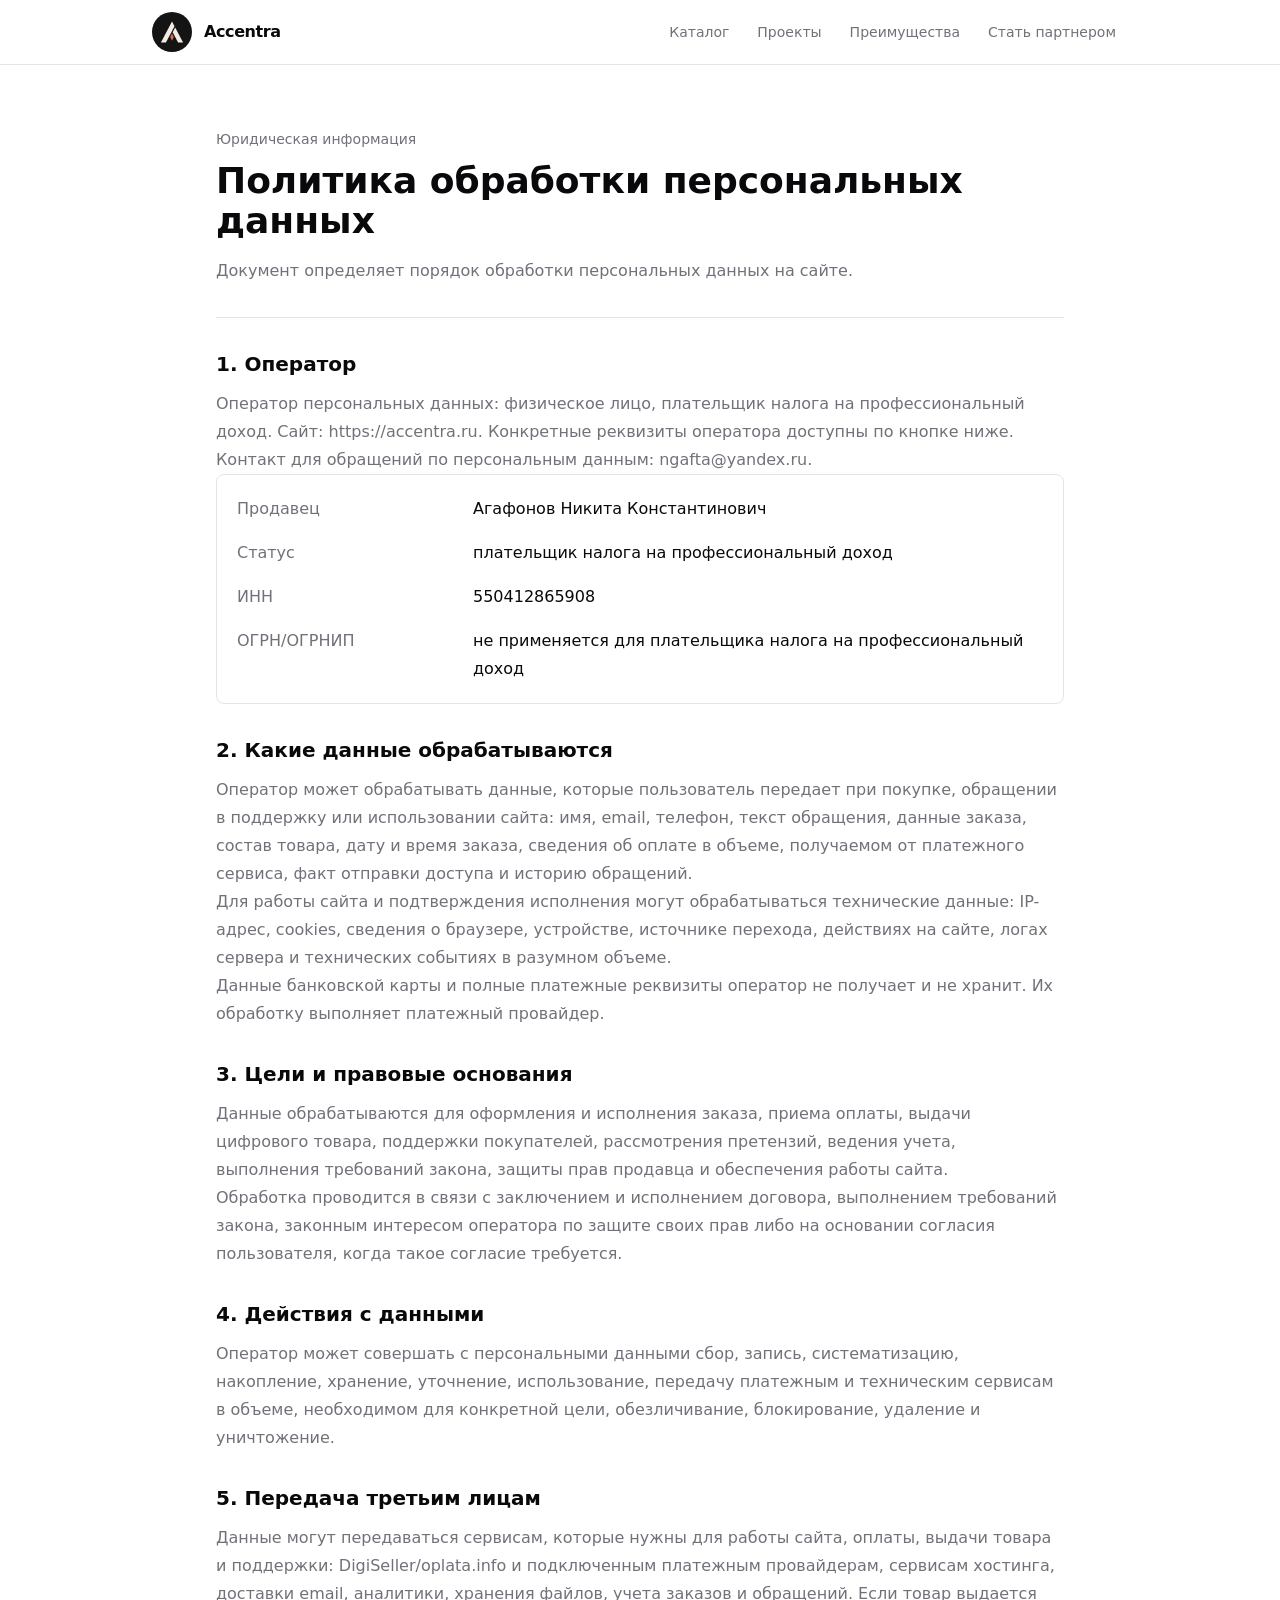
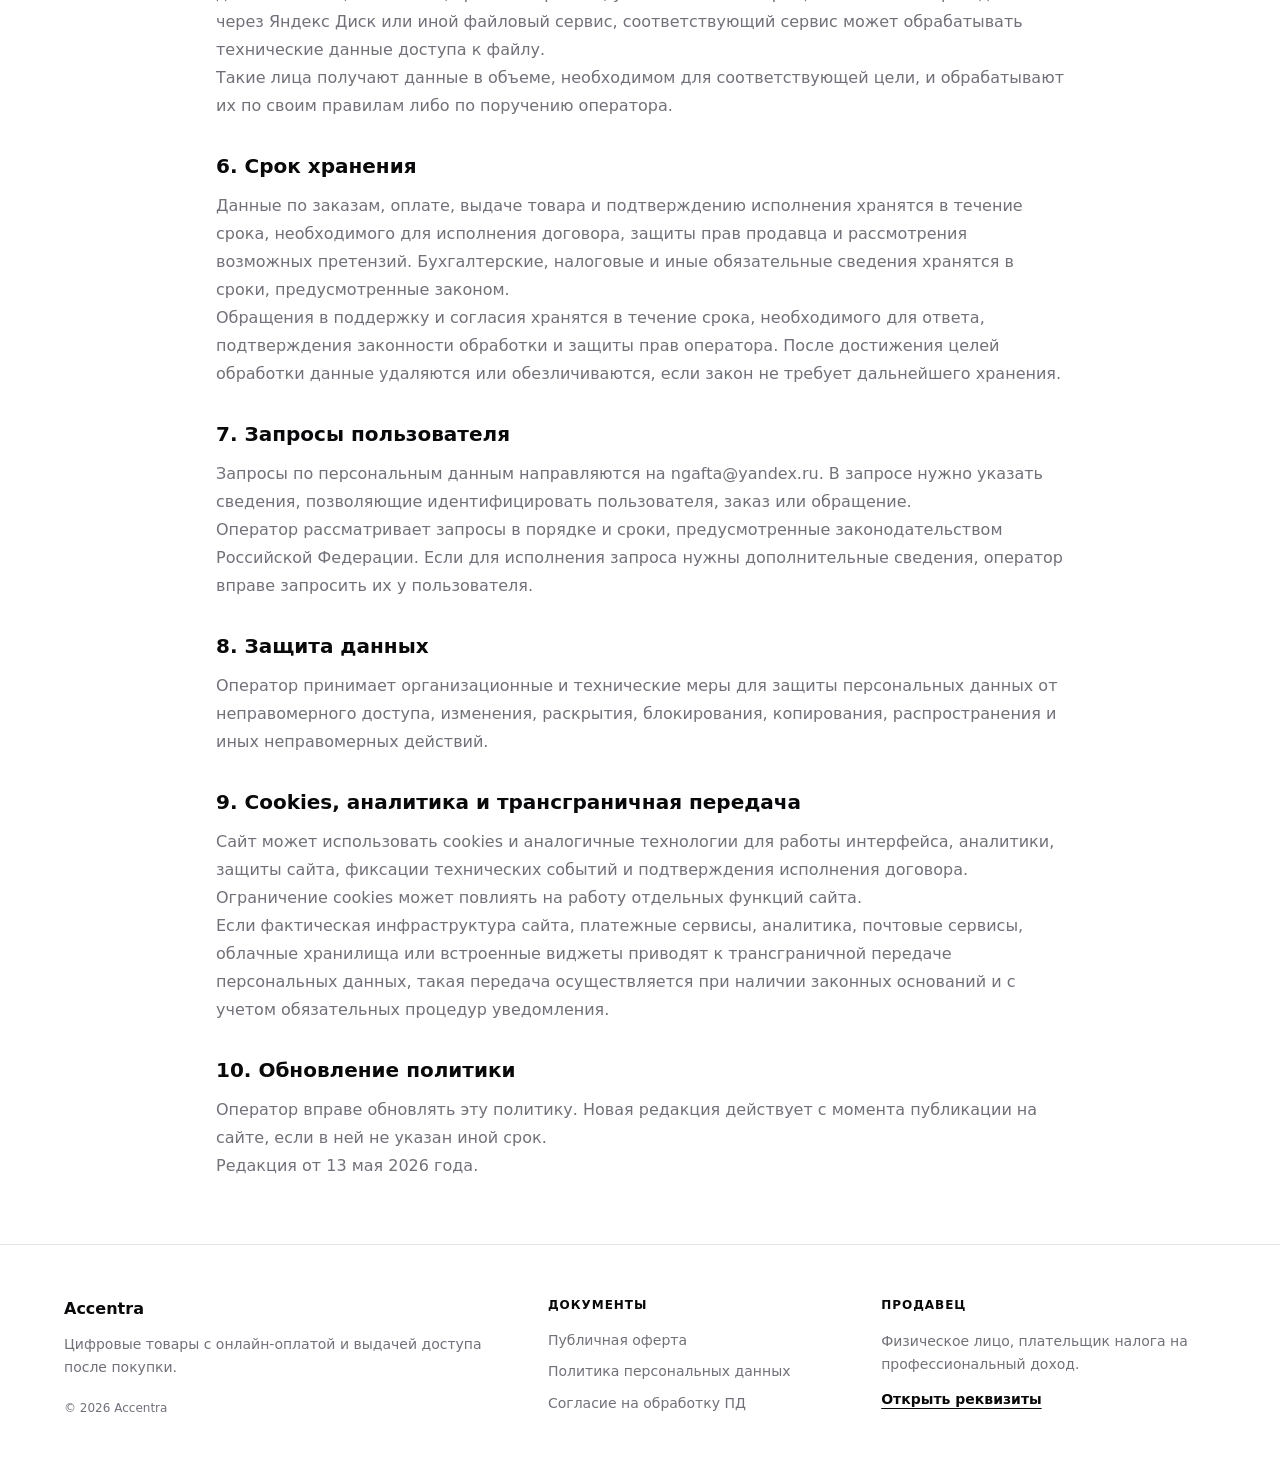
<file: legal/privacy/index.html>
<!DOCTYPE html><html lang="ru"><head><meta charSet="utf-8"/><meta name="viewport" content="width=device-width, initial-scale=1"/><link rel="preload" href="/_next/static/media/GeistMonoVF-s.p.0ifhplp~93ddj.woff" as="font" crossorigin="" type="font/woff"/><link rel="preload" href="/_next/static/media/GeistVF-s.p.04dvp7dj03si8.woff" as="font" crossorigin="" type="font/woff"/><link rel="preload" as="image" href="/logo.svg"/><link rel="stylesheet" href="/_next/static/chunks/09fl7cdb2_9.c.css" data-precedence="next"/><link rel="preload" as="script" fetchPriority="low" href="/_next/static/chunks/0f0owxcr7u-a0.js"/><script src="/_next/static/chunks/112dvaudrp225.js" async=""></script><script src="/_next/static/chunks/05oajfgthr20x.js" async=""></script><script src="/_next/static/chunks/04qz88vwpw~-f.js" async=""></script><script src="/_next/static/chunks/turbopack-0~rp0sgmsz5p0.js" async=""></script><script src="/_next/static/chunks/0_ijson-k~qrg.js" async=""></script><script src="/_next/static/chunks/0wbzwy2rjw5me.js" async=""></script><script src="/_next/static/chunks/0.ukcha5vnf-5.js" async=""></script><meta name="next-size-adjust" content=""/><title>Политика обработки персональных данных — Accentra</title><meta name="description" content="Условия обработки персональных данных на сайте Accentra."/><meta name="yandex-verification" content="3810a843afc384e1"/><link rel="shortcut icon" href="/favicon.ico" type="image/x-icon"/><link rel="icon" href="/favicon.ico" type="image/x-icon" sizes="any"/><link rel="apple-touch-icon" href="/apple-touch-icon.png" type="image/png" sizes="180x180"/><script src="/_next/static/chunks/03~yq9q893hmn.js" noModule=""></script></head><body class="geistsans_d025f23b-module__btTCTG__variable geistmono_df95d851-module__CWPfka__variable min-h-dvh"><div hidden=""><!--$--><!--/$--></div><noscript><div><img src="https://mc.yandex.ru/watch/109227984" style="position:absolute;left:-9999px" alt=""/></div></noscript><div class="min-h-dvh bg-background"><header class="sticky top-0 z-50 border-b border-border bg-background/80 backdrop-blur-md"><div class="mx-auto flex h-16 max-w-5xl items-center justify-between gap-4 px-4 sm:px-6"><a href="/" class="flex items-center gap-3 font-semibold tracking-tight text-foreground" aria-label="Accentra — на главную"><img alt="" width="40" height="40" decoding="async" data-nimg="1" class="size-10 shrink-0 rounded-xl" style="color:transparent" src="/logo.svg"/><span>Accentra</span></a><button type="button" class="inline-flex h-10 w-10 items-center justify-center rounded-md border border-input bg-background text-foreground transition-colors hover:bg-accent hover:text-accent-foreground md:hidden" aria-label="Открыть меню" aria-expanded="false"><span class="text-xl leading-none">☰</span></button><nav class="hidden absolute left-4 right-4 top-16 flex-col rounded-lg border border-border bg-background p-2 text-sm font-medium text-muted-foreground shadow-md md:static md:flex md:flex-row md:items-center md:gap-1 md:rounded-none md:border-0 md:bg-transparent md:p-0 md:shadow-none"><a href="/products/" class="rounded-md px-3 py-2 transition-colors hover:bg-accent hover:text-accent-foreground">Каталог</a><a href="/projects/" class="rounded-md px-3 py-2 transition-colors hover:bg-accent hover:text-accent-foreground">Проекты</a><a href="/#features" class="rounded-md px-3 py-2 transition-colors hover:bg-accent hover:text-accent-foreground">Преимущества</a><a href="https://partners.accentra.ru/" target="_blank" rel="noreferrer" class="rounded-md px-3 py-2 transition-colors hover:bg-accent hover:text-accent-foreground">Стать партнером</a></nav></div></header><main class="mx-auto max-w-4xl px-4 py-12 sm:px-6 sm:py-16"><header class="border-b border-border pb-8"><p class="text-sm font-medium text-muted-foreground">Юридическая информация</p><h1 class="mt-3 text-3xl font-semibold tracking-normal text-foreground sm:text-4xl">Политика обработки персональных данных</h1><p class="mt-4 max-w-3xl text-base leading-7 text-muted-foreground">Документ определяет порядок обработки персональных данных на сайте.</p></header><article class="legal-document mt-8 space-y-8 text-base leading-7 text-muted-foreground"><section><h2>1. Оператор</h2><p>Оператор персональных данных: <!-- -->физическое лицо, плательщик налога на профессиональный доход<!-- -->. Сайт:<!-- --> <!-- -->https://accentra.ru<!-- -->. Конкретные реквизиты оператора доступны по кнопке ниже. Контакт для обращений по персональным данным: <!-- -->ngafta@yandex.ru<!-- -->.</p><div class="rounded-lg border border-border bg-muted/40 p-5"><button type="button" class="inline-flex h-10 items-center justify-center rounded-md border border-input bg-background px-4 text-sm font-semibold text-foreground shadow-sm transition hover:bg-accent hover:text-accent-foreground focus-visible:outline-none focus-visible:ring-2 focus-visible:ring-ring">Показать реквизиты</button></div></section><section><h2>2. Какие данные обрабатываются</h2><p>Оператор может обрабатывать данные, которые пользователь передает при покупке, обращении в поддержку или использовании сайта: имя, email, телефон, текст обращения, данные заказа, состав товара, дату и время заказа, сведения об оплате в объеме, получаемом от платежного сервиса, факт отправки доступа и историю обращений.</p><p>Для работы сайта и подтверждения исполнения могут обрабатываться технические данные: IP-адрес, cookies, сведения о браузере, устройстве, источнике перехода, действиях на сайте, логах сервера и технических событиях в разумном объеме.</p><p>Данные банковской карты и полные платежные реквизиты оператор не получает и не хранит. Их обработку выполняет платежный провайдер.</p></section><section><h2>3. Цели и правовые основания</h2><p>Данные обрабатываются для оформления и исполнения заказа, приема оплаты, выдачи цифрового товара, поддержки покупателей, рассмотрения претензий, ведения учета, выполнения требований закона, защиты прав продавца и обеспечения работы сайта.</p><p>Обработка проводится в связи с заключением и исполнением договора, выполнением требований закона, законным интересом оператора по защите своих прав либо на основании согласия пользователя, когда такое согласие требуется.</p></section><section><h2>4. Действия с данными</h2><p>Оператор может совершать с персональными данными сбор, запись, систематизацию, накопление, хранение, уточнение, использование, передачу платежным и техническим сервисам в объеме, необходимом для конкретной цели, обезличивание, блокирование, удаление и уничтожение.</p></section><section><h2>5. Передача третьим лицам</h2><p>Данные могут передаваться сервисам, которые нужны для работы сайта, оплаты, выдачи товара и поддержки: DigiSeller/oplata.info и подключенным платежным провайдерам, сервисам хостинга, доставки email, аналитики, хранения файлов, учета заказов и обращений. Если товар выдается через Яндекс Диск или иной файловый сервис, соответствующий сервис может обрабатывать технические данные доступа к файлу.</p><p>Такие лица получают данные в объеме, необходимом для соответствующей цели, и обрабатывают их по своим правилам либо по поручению оператора.</p></section><section><h2>6. Срок хранения</h2><p>Данные по заказам, оплате, выдаче товара и подтверждению исполнения хранятся в течение срока, необходимого для исполнения договора, защиты прав продавца и рассмотрения возможных претензий. Бухгалтерские, налоговые и иные обязательные сведения хранятся в сроки, предусмотренные законом.</p><p>Обращения в поддержку и согласия хранятся в течение срока, необходимого для ответа, подтверждения законности обработки и защиты прав оператора. После достижения целей обработки данные удаляются или обезличиваются, если закон не требует дальнейшего хранения.</p></section><section><h2>7. Запросы пользователя</h2><p>Запросы по персональным данным направляются на <!-- -->ngafta@yandex.ru<!-- -->. В запросе нужно указать сведения, позволяющие идентифицировать пользователя, заказ или обращение.</p><p>Оператор рассматривает запросы в порядке и сроки, предусмотренные законодательством Российской Федерации. Если для исполнения запроса нужны дополнительные сведения, оператор вправе запросить их у пользователя.</p></section><section><h2>8. Защита данных</h2><p>Оператор принимает организационные и технические меры для защиты персональных данных от неправомерного доступа, изменения, раскрытия, блокирования, копирования, распространения и иных неправомерных действий.</p></section><section><h2>9. Cookies, аналитика и трансграничная передача</h2><p>Сайт может использовать cookies и аналогичные технологии для работы интерфейса, аналитики, защиты сайта, фиксации технических событий и подтверждения исполнения договора. Ограничение cookies может повлиять на работу отдельных функций сайта.</p><p>Если фактическая инфраструктура сайта, платежные сервисы, аналитика, почтовые сервисы, облачные хранилища или встроенные виджеты приводят к трансграничной передаче персональных данных, такая передача осуществляется при наличии законных оснований и с учетом обязательных процедур уведомления.</p></section><section><h2>10. Обновление политики</h2><p>Оператор вправе обновлять эту политику. Новая редакция действует с момента публикации на сайте, если в ней не указан иной срок.</p><p>Редакция от <!-- -->13 мая 2026 года<!-- -->.</p></section></article></main></div><!--$--><!--/$--><footer class="legal-footer border-t border-border bg-background text-sm text-muted-foreground "><style>
        .legal-footer {
          padding: 2.75rem 1rem;
        }

        .legal-footer__inner {
          display: grid;
          gap: 2rem;
          max-width: 72rem;
          margin: 0 auto;
        }

        .legal-footer__title {
          color: var(--foreground);
          font-size: 1rem;
          font-weight: 650;
          line-height: 1.5;
        }

        .legal-footer__text {
          max-width: 28rem;
          margin-top: 0.75rem;
          line-height: 1.65;
        }

        .legal-footer__meta {
          margin-top: 1.25rem;
          font-size: 0.75rem;
          line-height: 1.5;
        }

        .legal-footer__label {
          color: var(--foreground);
          font-size: 0.75rem;
          font-weight: 700;
          letter-spacing: 0.08em;
          line-height: 1.4;
          text-transform: uppercase;
        }

        .legal-footer__links {
          display: flex;
          flex-direction: column;
          align-items: flex-start;
          gap: 0.7rem;
          margin-top: 1rem;
        }

        .legal-footer__link {
          color: inherit;
          line-height: 1.45;
          text-decoration: none;
          transition: color 160ms ease;
        }

        .legal-footer__link:hover {
          color: var(--foreground);
        }

        .legal-footer__seller {
          margin-top: 1rem;
          line-height: 1.65;
        }

        .legal-footer__requisites {
          display: inline-flex;
          margin-top: 0.8rem;
          color: var(--foreground);
          font-weight: 600;
          text-decoration: underline;
          text-underline-offset: 4px;
          transition: color 160ms ease;
        }

        .legal-footer__requisites:hover {
          color: var(--muted-foreground);
        }

        @media (min-width: 768px) {
          .legal-footer {
            padding: 3.25rem 1.5rem;
          }

          .legal-footer__inner {
            grid-template-columns: minmax(0, 1.35fr) minmax(0, 0.9fr) minmax(0, 1fr);
            align-items: start;
          }
        }
      </style><div class="legal-footer__inner"><div><p class="legal-footer__title">Accentra</p><p class="legal-footer__text">Цифровые товары с онлайн-оплатой и выдачей доступа после покупки.</p><p class="legal-footer__meta">© <!-- -->2026<!-- --> <!-- -->Accentra</p></div><nav aria-label="Юридические документы"><p class="legal-footer__label">Документы</p><div class="legal-footer__links"><a href="https://accentra.ru/legal/offer/" class="legal-footer__link">Публичная оферта</a><a href="https://accentra.ru/legal/privacy/" class="legal-footer__link">Политика персональных данных</a><a href="https://accentra.ru/legal/personal-data-consent/" class="legal-footer__link">Согласие на обработку ПД</a></div></nav><div><p class="legal-footer__label">Продавец</p><p class="legal-footer__seller">Физическое лицо, плательщик налога на профессиональный доход.</p><a href="https://accentra.ru/contacts/" class="legal-footer__requisites">Открыть реквизиты</a></div></div></footer><script src="/_next/static/chunks/0f0owxcr7u-a0.js" id="_R_" async=""></script><script>(self.__next_f=self.__next_f||[]).push([0])</script><script>self.__next_f.push([1,"1:\"$Sreact.fragment\"\n2:I[10536,[\"/_next/static/chunks/0_ijson-k~qrg.js\",\"/_next/static/chunks/0wbzwy2rjw5me.js\"],\"YandexMetrika\"]\n3:I[98425,[\"/_next/static/chunks/0_ijson-k~qrg.js\",\"/_next/static/chunks/0wbzwy2rjw5me.js\"],\"default\"]\n4:I[84635,[\"/_next/static/chunks/0_ijson-k~qrg.js\",\"/_next/static/chunks/0wbzwy2rjw5me.js\"],\"default\"]\nc:I[57531,[\"/_next/static/chunks/0_ijson-k~qrg.js\",\"/_next/static/chunks/0wbzwy2rjw5me.js\"],\"default\",1]\n:HL[\"/_next/static/chunks/09fl7cdb2_9.c.css\",\"style\"]\n:HL[\"/_next/static/media/GeistMonoVF-s.p.0ifhplp~93ddj.woff\",\"font\",{\"crossOrigin\":\"\",\"type\":\"font/woff\"}]\n:HL[\"/_next/static/media/GeistVF-s.p.04dvp7dj03si8.woff\",\"font\",{\"crossOrigin\":\"\",\"type\":\"font/woff\"}]\n5:T820,"])</script><script>self.__next_f.push([1,"\n        .legal-footer {\n          padding: 2.75rem 1rem;\n        }\n\n        .legal-footer__inner {\n          display: grid;\n          gap: 2rem;\n          max-width: 72rem;\n          margin: 0 auto;\n        }\n\n        .legal-footer__title {\n          color: var(--foreground);\n          font-size: 1rem;\n          font-weight: 650;\n          line-height: 1.5;\n        }\n\n        .legal-footer__text {\n          max-width: 28rem;\n          margin-top: 0.75rem;\n          line-height: 1.65;\n        }\n\n        .legal-footer__meta {\n          margin-top: 1.25rem;\n          font-size: 0.75rem;\n          line-height: 1.5;\n        }\n\n        .legal-footer__label {\n          color: var(--foreground);\n          font-size: 0.75rem;\n          font-weight: 700;\n          letter-spacing: 0.08em;\n          line-height: 1.4;\n          text-transform: uppercase;\n        }\n\n        .legal-footer__links {\n          display: flex;\n          flex-direction: column;\n          align-items: flex-start;\n          gap: 0.7rem;\n          margin-top: 1rem;\n        }\n\n        .legal-footer__link {\n          color: inherit;\n          line-height: 1.45;\n          text-decoration: none;\n          transition: color 160ms ease;\n        }\n\n        .legal-footer__link:hover {\n          color: var(--foreground);\n        }\n\n        .legal-footer__seller {\n          margin-top: 1rem;\n          line-height: 1.65;\n        }\n\n        .legal-footer__requisites {\n          display: inline-flex;\n          margin-top: 0.8rem;\n          color: var(--foreground);\n          font-weight: 600;\n          text-decoration: underline;\n          text-underline-offset: 4px;\n          transition: color 160ms ease;\n        }\n\n        .legal-footer__requisites:hover {\n          color: var(--muted-foreground);\n        }\n\n        @media (min-width: 768px) {\n          .legal-footer {\n            padding: 3.25rem 1.5rem;\n          }\n\n          .legal-footer__inner {\n            grid-template-columns: minmax(0, 1.35fr) minmax(0, 0.9fr) minmax(0, 1fr);\n            align-items: start;\n          }\n        }\n      "])</script><script>self.__next_f.push([1,"0:{\"P\":null,\"c\":[\"\",\"legal\",\"privacy\",\"\"],\"q\":\"\",\"i\":false,\"f\":[[[\"\",{\"children\":[\"legal\",{\"children\":[\"privacy\",{\"children\":[\"__PAGE__\",{}]}]}]},\"$undefined\",\"$undefined\",16],[[\"$\",\"$1\",\"c\",{\"children\":[[[\"$\",\"link\",\"0\",{\"rel\":\"stylesheet\",\"href\":\"/_next/static/chunks/09fl7cdb2_9.c.css\",\"precedence\":\"next\",\"crossOrigin\":\"$undefined\",\"nonce\":\"$undefined\"}],[\"$\",\"script\",\"script-0\",{\"src\":\"/_next/static/chunks/0_ijson-k~qrg.js\",\"async\":true,\"nonce\":\"$undefined\"}],[\"$\",\"script\",\"script-1\",{\"src\":\"/_next/static/chunks/0wbzwy2rjw5me.js\",\"async\":true,\"nonce\":\"$undefined\"}]],[\"$\",\"html\",null,{\"lang\":\"ru\",\"children\":[\"$\",\"body\",null,{\"className\":\"geistsans_d025f23b-module__btTCTG__variable geistmono_df95d851-module__CWPfka__variable min-h-dvh\",\"children\":[[\"$\",\"$L2\",null,{}],[\"$\",\"$L3\",null,{\"parallelRouterKey\":\"children\",\"error\":\"$undefined\",\"errorStyles\":\"$undefined\",\"errorScripts\":\"$undefined\",\"template\":[\"$\",\"$L4\",null,{}],\"templateStyles\":\"$undefined\",\"templateScripts\":\"$undefined\",\"notFound\":[[[\"$\",\"title\",null,{\"children\":\"404: This page could not be found.\"}],[\"$\",\"div\",null,{\"style\":{\"fontFamily\":\"system-ui,\\\"Segoe UI\\\",Roboto,Helvetica,Arial,sans-serif,\\\"Apple Color Emoji\\\",\\\"Segoe UI Emoji\\\"\",\"height\":\"100vh\",\"textAlign\":\"center\",\"display\":\"flex\",\"flexDirection\":\"column\",\"alignItems\":\"center\",\"justifyContent\":\"center\"},\"children\":[\"$\",\"div\",null,{\"children\":[[\"$\",\"style\",null,{\"dangerouslySetInnerHTML\":{\"__html\":\"body{color:#000;background:#fff;margin:0}.next-error-h1{border-right:1px solid rgba(0,0,0,.3)}@media (prefers-color-scheme:dark){body{color:#fff;background:#000}.next-error-h1{border-right:1px solid rgba(255,255,255,.3)}}\"}}],[\"$\",\"h1\",null,{\"className\":\"next-error-h1\",\"style\":{\"display\":\"inline-block\",\"margin\":\"0 20px 0 0\",\"padding\":\"0 23px 0 0\",\"fontSize\":24,\"fontWeight\":500,\"verticalAlign\":\"top\",\"lineHeight\":\"49px\"},\"children\":404}],[\"$\",\"div\",null,{\"style\":{\"display\":\"inline-block\"},\"children\":[\"$\",\"h2\",null,{\"style\":{\"fontSize\":14,\"fontWeight\":400,\"lineHeight\":\"49px\",\"margin\":0},\"children\":\"This page could not be found.\"}]}]]}]}]],[]],\"forbidden\":\"$undefined\",\"unauthorized\":\"$undefined\"}],[\"$\",\"footer\",null,{\"className\":\"legal-footer border-t border-border bg-background text-sm text-muted-foreground \",\"children\":[[\"$\",\"style\",null,{\"children\":\"$5\"}],\"$L6\"]}]]}]}]]}],{\"children\":[\"$L7\",{\"children\":[\"$L8\",{\"children\":[\"$L9\",{},null,false,null]},null,false,\"$@a\"]},null,false,\"$@a\"]},null,false,null],\"$Lb\",false]],\"m\":\"$undefined\",\"G\":[\"$c\",[\"$Ld\"]],\"S\":true,\"h\":null,\"s\":\"$undefined\",\"l\":\"$undefined\",\"p\":\"$undefined\",\"d\":\"$undefined\",\"b\":\"RW8hOhac6cJbdOJ9MrkIf\"}\n"])</script><script>self.__next_f.push([1,"e:I[20626,[\"/_next/static/chunks/0_ijson-k~qrg.js\",\"/_next/static/chunks/0wbzwy2rjw5me.js\",\"/_next/static/chunks/0.ukcha5vnf-5.js\"],\"Header\"]\nf:I[50303,[\"/_next/static/chunks/0_ijson-k~qrg.js\",\"/_next/static/chunks/0wbzwy2rjw5me.js\",\"/_next/static/chunks/0.ukcha5vnf-5.js\"],\"ProtectedSellerDetails\"]\n18:I[38120,[\"/_next/static/chunks/0_ijson-k~qrg.js\",\"/_next/static/chunks/0wbzwy2rjw5me.js\"],\"ViewportBoundary\"]\n1a:I[38120,[\"/_next/static/chunks/0_ijson-k~qrg.js\",\"/_next/static/chunks/0wbzwy2rjw5me.js\"],\"MetadataBoundary\"]\n1b:\"$Sreact.suspense\"\n"])</script><script>self.__next_f.push([1,"6:[\"$\",\"div\",null,{\"className\":\"legal-footer__inner\",\"children\":[[\"$\",\"div\",null,{\"children\":[[\"$\",\"p\",null,{\"className\":\"legal-footer__title\",\"children\":\"Accentra\"}],[\"$\",\"p\",null,{\"className\":\"legal-footer__text\",\"children\":\"Цифровые товары с онлайн-оплатой и выдачей доступа после покупки.\"}],[\"$\",\"p\",null,{\"className\":\"legal-footer__meta\",\"children\":[\"© \",2026,\" \",\"Accentra\"]}]]}],[\"$\",\"nav\",null,{\"aria-label\":\"Юридические документы\",\"children\":[[\"$\",\"p\",null,{\"className\":\"legal-footer__label\",\"children\":\"Документы\"}],[\"$\",\"div\",null,{\"className\":\"legal-footer__links\",\"children\":[[\"$\",\"a\",\"/legal/offer/\",{\"href\":\"https://accentra.ru/legal/offer/\",\"target\":\"$undefined\",\"rel\":\"$undefined\",\"className\":\"legal-footer__link\",\"children\":\"Публичная оферта\"}],[\"$\",\"a\",\"/legal/privacy/\",{\"href\":\"https://accentra.ru/legal/privacy/\",\"target\":\"$undefined\",\"rel\":\"$undefined\",\"className\":\"legal-footer__link\",\"children\":\"Политика персональных данных\"}],[\"$\",\"a\",\"/legal/personal-data-consent/\",{\"href\":\"https://accentra.ru/legal/personal-data-consent/\",\"target\":\"$undefined\",\"rel\":\"$undefined\",\"className\":\"legal-footer__link\",\"children\":\"Согласие на обработку ПД\"}]]}]]}],[\"$\",\"div\",null,{\"children\":[[\"$\",\"p\",null,{\"className\":\"legal-footer__label\",\"children\":\"Продавец\"}],[\"$\",\"p\",null,{\"className\":\"legal-footer__seller\",\"children\":\"Физическое лицо, плательщик налога на профессиональный доход.\"}],[\"$\",\"a\",null,{\"href\":\"https://accentra.ru/contacts/\",\"target\":\"$undefined\",\"rel\":\"$undefined\",\"className\":\"legal-footer__requisites\",\"children\":\"Открыть реквизиты\"}]]}]]}]\n"])</script><script>self.__next_f.push([1,"7:[\"$\",\"$1\",\"c\",{\"children\":[null,[\"$\",\"$L3\",null,{\"parallelRouterKey\":\"children\",\"error\":\"$undefined\",\"errorStyles\":\"$undefined\",\"errorScripts\":\"$undefined\",\"template\":[\"$\",\"$L4\",null,{}],\"templateStyles\":\"$undefined\",\"templateScripts\":\"$undefined\",\"notFound\":\"$undefined\",\"forbidden\":\"$undefined\",\"unauthorized\":\"$undefined\"}]]}]\n8:[\"$\",\"$1\",\"c\",{\"children\":[null,[\"$\",\"$L3\",null,{\"parallelRouterKey\":\"children\",\"error\":\"$undefined\",\"errorStyles\":\"$undefined\",\"errorScripts\":\"$undefined\",\"template\":[\"$\",\"$L4\",null,{}],\"templateStyles\":\"$undefined\",\"templateScripts\":\"$undefined\",\"notFound\":\"$undefined\",\"forbidden\":\"$undefined\",\"unauthorized\":\"$undefined\"}]]}]\n"])</script><script>self.__next_f.push([1,"9:[\"$\",\"$1\",\"c\",{\"children\":[[\"$\",\"div\",null,{\"className\":\"min-h-dvh bg-background\",\"children\":[[\"$\",\"$Le\",null,{}],[\"$\",\"main\",null,{\"className\":\"mx-auto max-w-4xl px-4 py-12 sm:px-6 sm:py-16\",\"children\":[[\"$\",\"header\",null,{\"className\":\"border-b border-border pb-8\",\"children\":[[\"$\",\"p\",null,{\"className\":\"text-sm font-medium text-muted-foreground\",\"children\":\"Юридическая информация\"}],[\"$\",\"h1\",null,{\"className\":\"mt-3 text-3xl font-semibold tracking-normal text-foreground sm:text-4xl\",\"children\":\"Политика обработки персональных данных\"}],[\"$\",\"p\",null,{\"className\":\"mt-4 max-w-3xl text-base leading-7 text-muted-foreground\",\"children\":\"Документ определяет порядок обработки персональных данных на сайте.\"}]]}],[\"$\",\"article\",null,{\"className\":\"legal-document mt-8 space-y-8 text-base leading-7 text-muted-foreground\",\"children\":[[\"$\",\"section\",null,{\"children\":[[\"$\",\"h2\",null,{\"children\":\"1. Оператор\"}],[\"$\",\"p\",null,{\"children\":[\"Оператор персональных данных: \",\"физическое лицо, плательщик налога на профессиональный доход\",\". Сайт:\",\" \",\"https://accentra.ru\",\". Конкретные реквизиты оператора доступны по кнопке ниже. Контакт для обращений по персональным данным: \",\"ngafta@yandex.ru\",\".\"]}],[\"$\",\"$Lf\",null,{}]]}],[\"$\",\"section\",null,{\"children\":[[\"$\",\"h2\",null,{\"children\":\"2. Какие данные обрабатываются\"}],[\"$\",\"p\",null,{\"children\":\"Оператор может обрабатывать данные, которые пользователь передает при покупке, обращении в поддержку или использовании сайта: имя, email, телефон, текст обращения, данные заказа, состав товара, дату и время заказа, сведения об оплате в объеме, получаемом от платежного сервиса, факт отправки доступа и историю обращений.\"}],[\"$\",\"p\",null,{\"children\":\"Для работы сайта и подтверждения исполнения могут обрабатываться технические данные: IP-адрес, cookies, сведения о браузере, устройстве, источнике перехода, действиях на сайте, логах сервера и технических событиях в разумном объеме.\"}],[\"$\",\"p\",null,{\"children\":\"Данные банковской карты и полные платежные реквизиты оператор не получает и не хранит. Их обработку выполняет платежный провайдер.\"}]]}],[\"$\",\"section\",null,{\"children\":[[\"$\",\"h2\",null,{\"children\":\"3. Цели и правовые основания\"}],[\"$\",\"p\",null,{\"children\":\"Данные обрабатываются для оформления и исполнения заказа, приема оплаты, выдачи цифрового товара, поддержки покупателей, рассмотрения претензий, ведения учета, выполнения требований закона, защиты прав продавца и обеспечения работы сайта.\"}],[\"$\",\"p\",null,{\"children\":\"Обработка проводится в связи с заключением и исполнением договора, выполнением требований закона, законным интересом оператора по защите своих прав либо на основании согласия пользователя, когда такое согласие требуется.\"}]]}],[\"$\",\"section\",null,{\"children\":[[\"$\",\"h2\",null,{\"children\":\"4. Действия с данными\"}],[\"$\",\"p\",null,{\"children\":\"Оператор может совершать с персональными данными сбор, запись, систематизацию, накопление, хранение, уточнение, использование, передачу платежным и техническим сервисам в объеме, необходимом для конкретной цели, обезличивание, блокирование, удаление и уничтожение.\"}]]}],[\"$\",\"section\",null,{\"children\":[[\"$\",\"h2\",null,{\"children\":\"5. Передача третьим лицам\"}],[\"$\",\"p\",null,{\"children\":\"Данные могут передаваться сервисам, которые нужны для работы сайта, оплаты, выдачи товара и поддержки: DigiSeller/oplata.info и подключенным платежным провайдерам, сервисам хостинга, доставки email, аналитики, хранения файлов, учета заказов и обращений. Если товар выдается через Яндекс Диск или иной файловый сервис, соответствующий сервис может обрабатывать технические данные доступа к файлу.\"}],[\"$\",\"p\",null,{\"children\":\"Такие лица получают данные в объеме, необходимом для соответствующей цели, и обрабатывают их по своим правилам либо по поручению оператора.\"}]]}],\"$L10\",\"$L11\",\"$L12\",\"$L13\",\"$L14\"]}]]}]]}],[\"$L15\"],\"$L16\"]}]\n"])</script><script>self.__next_f.push([1,"17:[]\na:\"$W17\"\nb:[\"$\",\"$1\",\"h\",{\"children\":[null,[\"$\",\"$L18\",null,{\"children\":\"$L19\"}],[\"$\",\"div\",null,{\"hidden\":true,\"children\":[\"$\",\"$L1a\",null,{\"children\":[\"$\",\"$1b\",null,{\"name\":\"Next.Metadata\",\"children\":\"$L1c\"}]}]}],[\"$\",\"meta\",null,{\"name\":\"next-size-adjust\",\"content\":\"\"}]]}]\nd:[\"$\",\"link\",\"0\",{\"rel\":\"stylesheet\",\"href\":\"/_next/static/chunks/09fl7cdb2_9.c.css\",\"precedence\":\"next\",\"crossOrigin\":\"$undefined\",\"nonce\":\"$undefined\"}]\n"])</script><script>self.__next_f.push([1,"1d:I[38120,[\"/_next/static/chunks/0_ijson-k~qrg.js\",\"/_next/static/chunks/0wbzwy2rjw5me.js\"],\"OutletBoundary\"]\n10:[\"$\",\"section\",null,{\"children\":[[\"$\",\"h2\",null,{\"children\":\"6. Срок хранения\"}],[\"$\",\"p\",null,{\"children\":\"Данные по заказам, оплате, выдаче товара и подтверждению исполнения хранятся в течение срока, необходимого для исполнения договора, защиты прав продавца и рассмотрения возможных претензий. Бухгалтерские, налоговые и иные обязательные сведения хранятся в сроки, предусмотренные законом.\"}],[\"$\",\"p\",null,{\"children\":\"Обращения в поддержку и согласия хранятся в течение срока, необходимого для ответа, подтверждения законности обработки и защиты прав оператора. После достижения целей обработки данные удаляются или обезличиваются, если закон не требует дальнейшего хранения.\"}]]}]\n11:[\"$\",\"section\",null,{\"children\":[[\"$\",\"h2\",null,{\"children\":\"7. Запросы пользователя\"}],[\"$\",\"p\",null,{\"children\":[\"Запросы по персональным данным направляются на \",\"ngafta@yandex.ru\",\". В запросе нужно указать сведения, позволяющие идентифицировать пользователя, заказ или обращение.\"]}],[\"$\",\"p\",null,{\"children\":\"Оператор рассматривает запросы в порядке и сроки, предусмотренные законодательством Российской Федерации. Если для исполнения запроса нужны дополнительные сведения, оператор вправе запросить их у пользователя.\"}]]}]\n12:[\"$\",\"section\",null,{\"children\":[[\"$\",\"h2\",null,{\"children\":\"8. Защита данных\"}],[\"$\",\"p\",null,{\"children\":\"Оператор принимает организационные и технические меры для защиты персональных данных от неправомерного доступа, изменения, раскрытия, блокирования, копирования, распространения и иных неправомерных действий.\"}]]}]\n13:[\"$\",\"section\",null,{\"children\":[[\"$\",\"h2\",null,{\"children\":\"9. Cookies, аналитика и трансграничная передача\"}],[\"$\",\"p\",null,{\"children\":\"Сайт может использовать cookies и аналогичные технологии для работы интерфейса, аналитики, защиты сайта, фиксации технических событий и подтверждения исполнения договора. Ограничение cookies может повлиять на работу отдельных функций сайта.\"}],[\"$\",\"p\",null,{\"children\":\"Если фактическая инфраструктура сайта, платежные сервисы, аналитика, почтовые сервисы, облачные хранилища или встроенные виджеты приводят к трансграничной передаче персональных данных, такая передача осуществляется при наличии законных оснований и с учетом обязательных процедур уведомления.\"}]]}]\n14:[\"$\",\"section\",null,{\"children\":[[\"$\",\"h2\",null,{\"children\":\"10. Обновление политики\"}],[\"$\",\"p\",null,{\"children\":\"Оператор вправе обновлять эту политику. Новая редакция действу"])</script><script>self.__next_f.push([1,"ет с момента публикации на сайте, если в ней не указан иной срок.\"}],[\"$\",\"p\",null,{\"children\":[\"Редакция от \",\"13 мая 2026 года\",\".\"]}]]}]\n15:[\"$\",\"script\",\"script-0\",{\"src\":\"/_next/static/chunks/0.ukcha5vnf-5.js\",\"async\":true,\"nonce\":\"$undefined\"}]\n16:[\"$\",\"$L1d\",null,{\"children\":[\"$\",\"$1b\",null,{\"name\":\"Next.MetadataOutlet\",\"children\":\"$@1e\"}]}]\n"])</script><script>self.__next_f.push([1,"19:[[\"$\",\"meta\",\"0\",{\"charSet\":\"utf-8\"}],[\"$\",\"meta\",\"1\",{\"name\":\"viewport\",\"content\":\"width=device-width, initial-scale=1\"}]]\n"])</script><script>self.__next_f.push([1,"1f:I[50756,[\"/_next/static/chunks/0_ijson-k~qrg.js\",\"/_next/static/chunks/0wbzwy2rjw5me.js\"],\"IconMark\"]\n1c:[[\"$\",\"title\",\"0\",{\"children\":\"Политика обработки персональных данных — Accentra\"}],[\"$\",\"meta\",\"1\",{\"name\":\"description\",\"content\":\"Условия обработки персональных данных на сайте Accentra.\"}],[\"$\",\"meta\",\"2\",{\"name\":\"yandex-verification\",\"content\":\"3810a843afc384e1\"}],[\"$\",\"link\",\"3\",{\"rel\":\"shortcut icon\",\"href\":\"/favicon.ico\",\"type\":\"image/x-icon\"}],[\"$\",\"link\",\"4\",{\"rel\":\"icon\",\"href\":\"/favicon.ico\",\"type\":\"image/x-icon\",\"sizes\":\"any\"}],[\"$\",\"link\",\"5\",{\"rel\":\"apple-touch-icon\",\"href\":\"/apple-touch-icon.png\",\"type\":\"image/png\",\"sizes\":\"180x180\"}],[\"$\",\"$L1f\",\"6\",{}]]\n1e:null\n"])</script></body></html>
</file>
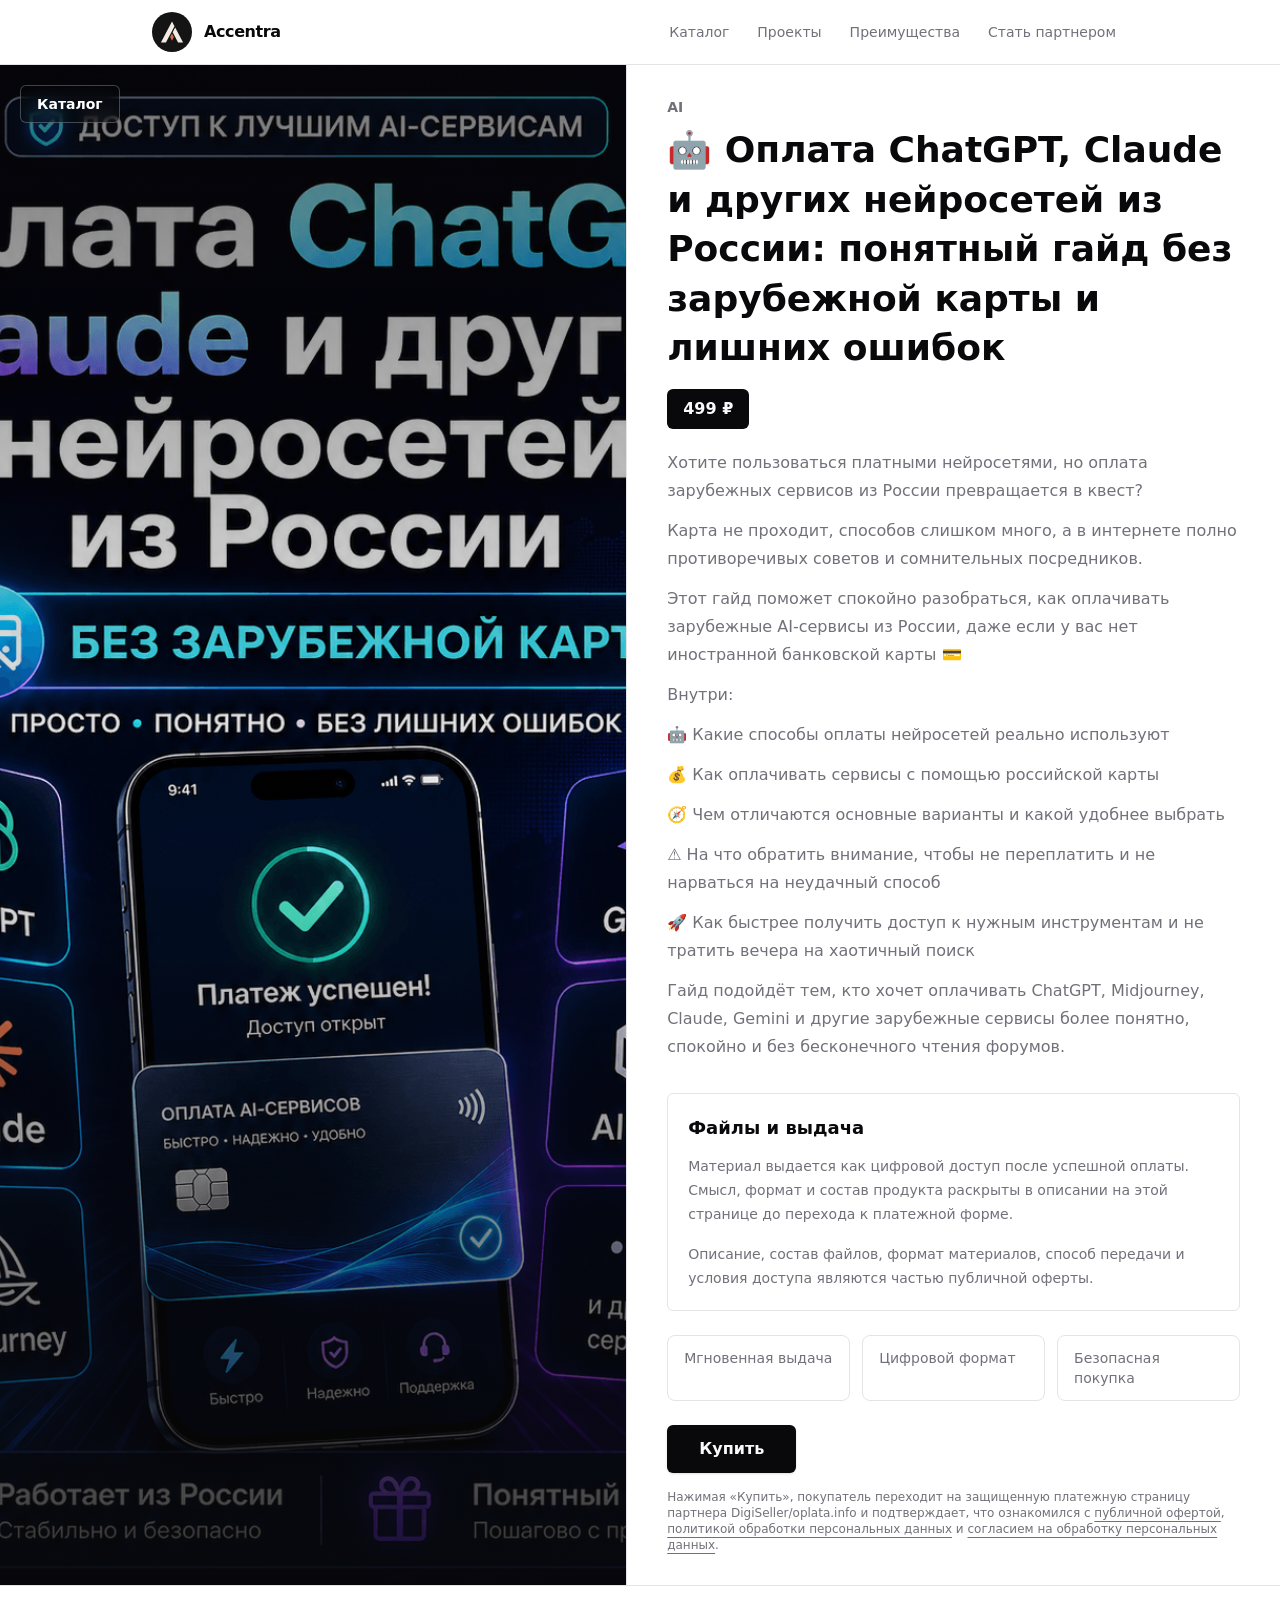
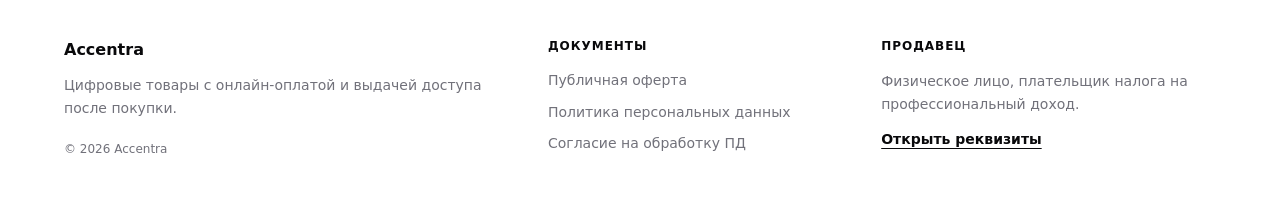
<file: products/22e9035f-3868-4ca6-849c-213f71f04df5/index.html>
<!DOCTYPE html><html lang="ru"><head><meta charSet="utf-8"/><meta name="viewport" content="width=device-width, initial-scale=1"/><link rel="preload" href="/_next/static/media/GeistMonoVF-s.p.0ifhplp~93ddj.woff" as="font" crossorigin="" type="font/woff"/><link rel="preload" href="/_next/static/media/GeistVF-s.p.04dvp7dj03si8.woff" as="font" crossorigin="" type="font/woff"/><link rel="preload" as="image" href="/logo.svg"/><link rel="preload" as="image" href="/product-assets/22e9035f-3868-4ca6-849c-213f71f04df5/cover.png"/><link rel="stylesheet" href="/_next/static/chunks/09fl7cdb2_9.c.css" data-precedence="next"/><link rel="preload" as="script" fetchPriority="low" href="/_next/static/chunks/0f0owxcr7u-a0.js"/><script src="/_next/static/chunks/112dvaudrp225.js" async=""></script><script src="/_next/static/chunks/05oajfgthr20x.js" async=""></script><script src="/_next/static/chunks/04qz88vwpw~-f.js" async=""></script><script src="/_next/static/chunks/turbopack-0~rp0sgmsz5p0.js" async=""></script><script src="/_next/static/chunks/0_ijson-k~qrg.js" async=""></script><script src="/_next/static/chunks/0wbzwy2rjw5me.js" async=""></script><script src="/_next/static/chunks/0kkpgdl9bye3f.js" async=""></script><meta name="next-size-adjust" content=""/><title>🤖 Оплата ChatGPT, Claude и других нейросетей из России: понятный гайд без зарубежной карты и лишних ошибок — Accentra</title><meta name="description" content="Хотите пользоваться платными нейросетями, но оплата зарубежных сервисов из России превращается в квест?
Карта не проходит, способов слишком много, а в интернете полно противоречивых советов и сомнительных посредников.

Этот гайд поможет спокойно разобраться, как оплачивать зарубежные AI-сервисы из России, даже если у вас нет иностранной банковской карты 💳

Внутри:

🤖 Какие способы оплаты нейросетей реально используют
💰 Как оплачивать сервисы с помощью российской карты
🧭 Чем отличаются основные варианты и какой удобнее выбрать
⚠️ На что обратить внимание, чтобы не переплатить и не нарваться на неудачный способ
🚀 Как быстрее получить доступ к нужным инструментам и не тратить вечера на хаотичный поиск

Гайд подойдёт тем, кто хочет оплачивать ChatGPT, Midjourney, Claude, Gemini и другие зарубежные сервисы более понятно, спокойно и без бесконечного чтения форумов."/><meta name="yandex-verification" content="3810a843afc384e1"/><link rel="shortcut icon" href="/favicon.ico" type="image/x-icon"/><link rel="icon" href="/favicon.ico" type="image/x-icon" sizes="any"/><link rel="apple-touch-icon" href="/apple-touch-icon.png" type="image/png" sizes="180x180"/><script src="/_next/static/chunks/03~yq9q893hmn.js" noModule=""></script></head><body class="geistsans_d025f23b-module__btTCTG__variable geistmono_df95d851-module__CWPfka__variable min-h-dvh"><div hidden=""><!--$--><!--/$--></div><noscript><div><img src="https://mc.yandex.ru/watch/109227984" style="position:absolute;left:-9999px" alt=""/></div></noscript><div class="min-h-dvh bg-background"><header class="sticky top-0 z-50 border-b border-border bg-background/80 backdrop-blur-md"><div class="mx-auto flex h-16 max-w-5xl items-center justify-between gap-4 px-4 sm:px-6"><a href="/" class="flex items-center gap-3 font-semibold tracking-tight text-foreground" aria-label="Accentra — на главную"><img alt="" width="40" height="40" decoding="async" data-nimg="1" class="size-10 shrink-0 rounded-xl" style="color:transparent" src="/logo.svg"/><span>Accentra</span></a><button type="button" class="inline-flex h-10 w-10 items-center justify-center rounded-md border border-input bg-background text-foreground transition-colors hover:bg-accent hover:text-accent-foreground md:hidden" aria-label="Открыть меню" aria-expanded="false"><span class="text-xl leading-none">☰</span></button><nav class="hidden absolute left-4 right-4 top-16 flex-col rounded-lg border border-border bg-background p-2 text-sm font-medium text-muted-foreground shadow-md md:static md:flex md:flex-row md:items-center md:gap-1 md:rounded-none md:border-0 md:bg-transparent md:p-0 md:shadow-none"><a href="/products/" class="rounded-md px-3 py-2 transition-colors hover:bg-accent hover:text-accent-foreground">Каталог</a><a href="/projects/" class="rounded-md px-3 py-2 transition-colors hover:bg-accent hover:text-accent-foreground">Проекты</a><a href="/#features" class="rounded-md px-3 py-2 transition-colors hover:bg-accent hover:text-accent-foreground">Преимущества</a><a href="https://partners.accentra.ru/" target="_blank" rel="noreferrer" class="rounded-md px-3 py-2 transition-colors hover:bg-accent hover:text-accent-foreground">Стать партнером</a></nav></div></header><main><section class="grid min-h-[calc(100dvh-4rem)] lg:grid-cols-[0.98fr_1.02fr]"><div class="relative min-h-[46svh] overflow-hidden border-b border-border bg-muted lg:min-h-[calc(100dvh-4rem)] lg:border-b-0 lg:border-r"><img alt="🤖 Оплата ChatGPT, Claude и других нейросетей из России: понятный гайд без зарубежной карты и лишних ошибок" decoding="async" data-nimg="fill" class="object-cover" style="position:absolute;height:100%;width:100%;left:0;top:0;right:0;bottom:0;color:transparent" src="/product-assets/22e9035f-3868-4ca6-849c-213f71f04df5/cover.png"/><div class="absolute inset-0 bg-[linear-gradient(0deg,rgba(9,9,11,0.82),rgba(9,9,11,0.05)_52%,rgba(9,9,11,0.55))]"></div><a href="/products/" class="absolute left-5 top-5 rounded-md border border-white/25 bg-black/35 px-4 py-2 text-sm font-semibold text-white backdrop-blur transition hover:bg-black/50">Каталог</a></div><article class="flex items-center px-4 py-8 sm:px-8 lg:px-10"><div class="mx-auto max-w-2xl"><p class="text-sm font-semibold uppercase tracking-normal text-muted-foreground">AI</p><h1 class="mt-2 text-2xl font-semibold leading-snug tracking-normal text-foreground sm:text-3xl lg:text-4xl">🤖 Оплата ChatGPT, Claude и других нейросетей из России: понятный гайд без зарубежной карты и лишних ошибок</h1><div class="mt-4 inline-flex rounded-md bg-primary px-4 py-2 text-base font-semibold text-primary-foreground">499 ₽</div><div class="mt-5 space-y-3 text-base leading-7 text-muted-foreground"><p>Хотите пользоваться платными нейросетями, но оплата зарубежных сервисов из России превращается в квест?</p><p>Карта не проходит, способов слишком много, а в интернете полно противоречивых советов и сомнительных посредников.</p><p>Этот гайд поможет спокойно разобраться, как оплачивать зарубежные AI-сервисы из России, даже если у вас нет иностранной банковской карты 💳</p><p>Внутри:</p><p>🤖 Какие способы оплаты нейросетей реально используют</p><p>💰 Как оплачивать сервисы с помощью российской карты</p><p>🧭 Чем отличаются основные варианты и какой удобнее выбрать</p><p>⚠️ На что обратить внимание, чтобы не переплатить и не нарваться на неудачный способ</p><p>🚀 Как быстрее получить доступ к нужным инструментам и не тратить вечера на хаотичный поиск</p><p>Гайд подойдёт тем, кто хочет оплачивать ChatGPT, Midjourney, Claude, Gemini и другие зарубежные сервисы более понятно, спокойно и без бесконечного чтения форумов.</p></div><section class="mt-8 rounded-md border border-border bg-card p-5 text-card-foreground"><h2 class="text-lg font-semibold tracking-normal">Файлы и выдача</h2><p class="mt-3 text-sm leading-6 text-muted-foreground">Материал выдается как цифровой доступ после успешной оплаты. Смысл, формат и состав продукта раскрыты в описании на этой странице до перехода к платежной форме.</p><p class="mt-4 text-sm leading-6 text-muted-foreground">Описание, состав файлов, формат материалов, способ передачи и условия доступа являются частью публичной оферты.</p></section><div class="mt-6 grid gap-3 sm:grid-cols-3"><div class="rounded-lg border border-border bg-card px-4 py-3 text-sm text-muted-foreground">Мгновенная выдача</div><div class="rounded-lg border border-border bg-card px-4 py-3 text-sm text-muted-foreground">Цифровой формат</div><div class="rounded-lg border border-border bg-card px-4 py-3 text-sm text-muted-foreground">Безопасная покупка</div></div><div class="mt-6"><!--$!--><template data-dgst="BAILOUT_TO_CLIENT_SIDE_RENDERING"></template><span class="inline-flex min-h-12 items-center rounded-md border border-border bg-muted px-5 py-3 text-sm font-medium text-muted-foreground">Подготовка оплаты...</span><!--/$--><p class="mt-4 max-w-xl text-xs leading-5 text-muted-foreground">Нажимая «<!-- -->Купить<!-- -->», покупатель переходит на защищенную платежную страницу партнера DigiSeller/oplata.info и подтверждает, что ознакомился с<!-- --> <a class="underline underline-offset-4" href="https://accentra.ru/legal/offer/">публичной офертой</a>,<!-- --> <a class="underline underline-offset-4" href="https://accentra.ru/legal/privacy/">политикой обработки персональных данных</a> <!-- -->и<!-- --> <a class="underline underline-offset-4" href="https://accentra.ru/legal/personal-data-consent/">согласием на обработку персональных данных</a>.</p></div></div></article></section></main></div><!--$--><!--/$--><footer class="legal-footer border-t border-border bg-background text-sm text-muted-foreground "><style>
        .legal-footer {
          padding: 2.75rem 1rem;
        }

        .legal-footer__inner {
          display: grid;
          gap: 2rem;
          max-width: 72rem;
          margin: 0 auto;
        }

        .legal-footer__title {
          color: var(--foreground);
          font-size: 1rem;
          font-weight: 650;
          line-height: 1.5;
        }

        .legal-footer__text {
          max-width: 28rem;
          margin-top: 0.75rem;
          line-height: 1.65;
        }

        .legal-footer__meta {
          margin-top: 1.25rem;
          font-size: 0.75rem;
          line-height: 1.5;
        }

        .legal-footer__label {
          color: var(--foreground);
          font-size: 0.75rem;
          font-weight: 700;
          letter-spacing: 0.08em;
          line-height: 1.4;
          text-transform: uppercase;
        }

        .legal-footer__links {
          display: flex;
          flex-direction: column;
          align-items: flex-start;
          gap: 0.7rem;
          margin-top: 1rem;
        }

        .legal-footer__link {
          color: inherit;
          line-height: 1.45;
          text-decoration: none;
          transition: color 160ms ease;
        }

        .legal-footer__link:hover {
          color: var(--foreground);
        }

        .legal-footer__seller {
          margin-top: 1rem;
          line-height: 1.65;
        }

        .legal-footer__requisites {
          display: inline-flex;
          margin-top: 0.8rem;
          color: var(--foreground);
          font-weight: 600;
          text-decoration: underline;
          text-underline-offset: 4px;
          transition: color 160ms ease;
        }

        .legal-footer__requisites:hover {
          color: var(--muted-foreground);
        }

        @media (min-width: 768px) {
          .legal-footer {
            padding: 3.25rem 1.5rem;
          }

          .legal-footer__inner {
            grid-template-columns: minmax(0, 1.35fr) minmax(0, 0.9fr) minmax(0, 1fr);
            align-items: start;
          }
        }
      </style><div class="legal-footer__inner"><div><p class="legal-footer__title">Accentra</p><p class="legal-footer__text">Цифровые товары с онлайн-оплатой и выдачей доступа после покупки.</p><p class="legal-footer__meta">© <!-- -->2026<!-- --> <!-- -->Accentra</p></div><nav aria-label="Юридические документы"><p class="legal-footer__label">Документы</p><div class="legal-footer__links"><a href="https://accentra.ru/legal/offer/" class="legal-footer__link">Публичная оферта</a><a href="https://accentra.ru/legal/privacy/" class="legal-footer__link">Политика персональных данных</a><a href="https://accentra.ru/legal/personal-data-consent/" class="legal-footer__link">Согласие на обработку ПД</a></div></nav><div><p class="legal-footer__label">Продавец</p><p class="legal-footer__seller">Физическое лицо, плательщик налога на профессиональный доход.</p><a href="https://accentra.ru/contacts/" class="legal-footer__requisites">Открыть реквизиты</a></div></div></footer><script src="/_next/static/chunks/0f0owxcr7u-a0.js" id="_R_" async=""></script><script>(self.__next_f=self.__next_f||[]).push([0])</script><script>self.__next_f.push([1,"1:\"$Sreact.fragment\"\n2:I[10536,[\"/_next/static/chunks/0_ijson-k~qrg.js\",\"/_next/static/chunks/0wbzwy2rjw5me.js\"],\"YandexMetrika\"]\n3:I[98425,[\"/_next/static/chunks/0_ijson-k~qrg.js\",\"/_next/static/chunks/0wbzwy2rjw5me.js\"],\"default\"]\n4:I[84635,[\"/_next/static/chunks/0_ijson-k~qrg.js\",\"/_next/static/chunks/0wbzwy2rjw5me.js\"],\"default\"]\nc:I[57531,[\"/_next/static/chunks/0_ijson-k~qrg.js\",\"/_next/static/chunks/0wbzwy2rjw5me.js\"],\"default\",1]\n:HL[\"/_next/static/chunks/09fl7cdb2_9.c.css\",\"style\"]\n:HL[\"/_next/static/media/GeistMonoVF-s.p.0ifhplp~93ddj.woff\",\"font\",{\"crossOrigin\":\"\",\"type\":\"font/woff\"}]\n:HL[\"/_next/static/media/GeistVF-s.p.04dvp7dj03si8.woff\",\"font\",{\"crossOrigin\":\"\",\"type\":\"font/woff\"}]\n5:T820,"])</script><script>self.__next_f.push([1,"\n        .legal-footer {\n          padding: 2.75rem 1rem;\n        }\n\n        .legal-footer__inner {\n          display: grid;\n          gap: 2rem;\n          max-width: 72rem;\n          margin: 0 auto;\n        }\n\n        .legal-footer__title {\n          color: var(--foreground);\n          font-size: 1rem;\n          font-weight: 650;\n          line-height: 1.5;\n        }\n\n        .legal-footer__text {\n          max-width: 28rem;\n          margin-top: 0.75rem;\n          line-height: 1.65;\n        }\n\n        .legal-footer__meta {\n          margin-top: 1.25rem;\n          font-size: 0.75rem;\n          line-height: 1.5;\n        }\n\n        .legal-footer__label {\n          color: var(--foreground);\n          font-size: 0.75rem;\n          font-weight: 700;\n          letter-spacing: 0.08em;\n          line-height: 1.4;\n          text-transform: uppercase;\n        }\n\n        .legal-footer__links {\n          display: flex;\n          flex-direction: column;\n          align-items: flex-start;\n          gap: 0.7rem;\n          margin-top: 1rem;\n        }\n\n        .legal-footer__link {\n          color: inherit;\n          line-height: 1.45;\n          text-decoration: none;\n          transition: color 160ms ease;\n        }\n\n        .legal-footer__link:hover {\n          color: var(--foreground);\n        }\n\n        .legal-footer__seller {\n          margin-top: 1rem;\n          line-height: 1.65;\n        }\n\n        .legal-footer__requisites {\n          display: inline-flex;\n          margin-top: 0.8rem;\n          color: var(--foreground);\n          font-weight: 600;\n          text-decoration: underline;\n          text-underline-offset: 4px;\n          transition: color 160ms ease;\n        }\n\n        .legal-footer__requisites:hover {\n          color: var(--muted-foreground);\n        }\n\n        @media (min-width: 768px) {\n          .legal-footer {\n            padding: 3.25rem 1.5rem;\n          }\n\n          .legal-footer__inner {\n            grid-template-columns: minmax(0, 1.35fr) minmax(0, 0.9fr) minmax(0, 1fr);\n            align-items: start;\n          }\n        }\n      "])</script><script>self.__next_f.push([1,"0:{\"P\":null,\"c\":[\"\",\"products\",\"22e9035f-3868-4ca6-849c-213f71f04df5\",\"\"],\"q\":\"\",\"i\":false,\"f\":[[[\"\",{\"children\":[\"products\",{\"children\":[[\"productId\",\"22e9035f-3868-4ca6-849c-213f71f04df5\",\"d\",null],{\"children\":[\"__PAGE__\",{}]}]}]},\"$undefined\",\"$undefined\",16],[[\"$\",\"$1\",\"c\",{\"children\":[[[\"$\",\"link\",\"0\",{\"rel\":\"stylesheet\",\"href\":\"/_next/static/chunks/09fl7cdb2_9.c.css\",\"precedence\":\"next\",\"crossOrigin\":\"$undefined\",\"nonce\":\"$undefined\"}],[\"$\",\"script\",\"script-0\",{\"src\":\"/_next/static/chunks/0_ijson-k~qrg.js\",\"async\":true,\"nonce\":\"$undefined\"}],[\"$\",\"script\",\"script-1\",{\"src\":\"/_next/static/chunks/0wbzwy2rjw5me.js\",\"async\":true,\"nonce\":\"$undefined\"}]],[\"$\",\"html\",null,{\"lang\":\"ru\",\"children\":[\"$\",\"body\",null,{\"className\":\"geistsans_d025f23b-module__btTCTG__variable geistmono_df95d851-module__CWPfka__variable min-h-dvh\",\"children\":[[\"$\",\"$L2\",null,{}],[\"$\",\"$L3\",null,{\"parallelRouterKey\":\"children\",\"error\":\"$undefined\",\"errorStyles\":\"$undefined\",\"errorScripts\":\"$undefined\",\"template\":[\"$\",\"$L4\",null,{}],\"templateStyles\":\"$undefined\",\"templateScripts\":\"$undefined\",\"notFound\":[[[\"$\",\"title\",null,{\"children\":\"404: This page could not be found.\"}],[\"$\",\"div\",null,{\"style\":{\"fontFamily\":\"system-ui,\\\"Segoe UI\\\",Roboto,Helvetica,Arial,sans-serif,\\\"Apple Color Emoji\\\",\\\"Segoe UI Emoji\\\"\",\"height\":\"100vh\",\"textAlign\":\"center\",\"display\":\"flex\",\"flexDirection\":\"column\",\"alignItems\":\"center\",\"justifyContent\":\"center\"},\"children\":[\"$\",\"div\",null,{\"children\":[[\"$\",\"style\",null,{\"dangerouslySetInnerHTML\":{\"__html\":\"body{color:#000;background:#fff;margin:0}.next-error-h1{border-right:1px solid rgba(0,0,0,.3)}@media (prefers-color-scheme:dark){body{color:#fff;background:#000}.next-error-h1{border-right:1px solid rgba(255,255,255,.3)}}\"}}],[\"$\",\"h1\",null,{\"className\":\"next-error-h1\",\"style\":{\"display\":\"inline-block\",\"margin\":\"0 20px 0 0\",\"padding\":\"0 23px 0 0\",\"fontSize\":24,\"fontWeight\":500,\"verticalAlign\":\"top\",\"lineHeight\":\"49px\"},\"children\":404}],[\"$\",\"div\",null,{\"style\":{\"display\":\"inline-block\"},\"children\":[\"$\",\"h2\",null,{\"style\":{\"fontSize\":14,\"fontWeight\":400,\"lineHeight\":\"49px\",\"margin\":0},\"children\":\"This page could not be found.\"}]}]]}]}]],[]],\"forbidden\":\"$undefined\",\"unauthorized\":\"$undefined\"}],[\"$\",\"footer\",null,{\"className\":\"legal-footer border-t border-border bg-background text-sm text-muted-foreground \",\"children\":[[\"$\",\"style\",null,{\"children\":\"$5\"}],\"$L6\"]}]]}]}]]}],{\"children\":[\"$L7\",{\"children\":[\"$L8\",{\"children\":[\"$L9\",{},null,false,null]},null,false,\"$@a\"]},null,false,\"$@a\"]},null,false,null],\"$Lb\",false]],\"m\":\"$undefined\",\"G\":[\"$c\",[\"$Ld\"]],\"S\":true,\"h\":null,\"s\":\"$undefined\",\"l\":\"$undefined\",\"p\":\"$undefined\",\"d\":\"$undefined\",\"b\":\"RW8hOhac6cJbdOJ9MrkIf\"}\n"])</script><script>self.__next_f.push([1,"f:I[38120,[\"/_next/static/chunks/0_ijson-k~qrg.js\",\"/_next/static/chunks/0wbzwy2rjw5me.js\"],\"OutletBoundary\"]\n10:\"$Sreact.suspense\"\n13:I[38120,[\"/_next/static/chunks/0_ijson-k~qrg.js\",\"/_next/static/chunks/0wbzwy2rjw5me.js\"],\"ViewportBoundary\"]\n15:I[38120,[\"/_next/static/chunks/0_ijson-k~qrg.js\",\"/_next/static/chunks/0wbzwy2rjw5me.js\"],\"MetadataBoundary\"]\n"])</script><script>self.__next_f.push([1,"6:[\"$\",\"div\",null,{\"className\":\"legal-footer__inner\",\"children\":[[\"$\",\"div\",null,{\"children\":[[\"$\",\"p\",null,{\"className\":\"legal-footer__title\",\"children\":\"Accentra\"}],[\"$\",\"p\",null,{\"className\":\"legal-footer__text\",\"children\":\"Цифровые товары с онлайн-оплатой и выдачей доступа после покупки.\"}],[\"$\",\"p\",null,{\"className\":\"legal-footer__meta\",\"children\":[\"© \",2026,\" \",\"Accentra\"]}]]}],[\"$\",\"nav\",null,{\"aria-label\":\"Юридические документы\",\"children\":[[\"$\",\"p\",null,{\"className\":\"legal-footer__label\",\"children\":\"Документы\"}],[\"$\",\"div\",null,{\"className\":\"legal-footer__links\",\"children\":[[\"$\",\"a\",\"/legal/offer/\",{\"href\":\"https://accentra.ru/legal/offer/\",\"target\":\"$undefined\",\"rel\":\"$undefined\",\"className\":\"legal-footer__link\",\"children\":\"Публичная оферта\"}],[\"$\",\"a\",\"/legal/privacy/\",{\"href\":\"https://accentra.ru/legal/privacy/\",\"target\":\"$undefined\",\"rel\":\"$undefined\",\"className\":\"legal-footer__link\",\"children\":\"Политика персональных данных\"}],[\"$\",\"a\",\"/legal/personal-data-consent/\",{\"href\":\"https://accentra.ru/legal/personal-data-consent/\",\"target\":\"$undefined\",\"rel\":\"$undefined\",\"className\":\"legal-footer__link\",\"children\":\"Согласие на обработку ПД\"}]]}]]}],[\"$\",\"div\",null,{\"children\":[[\"$\",\"p\",null,{\"className\":\"legal-footer__label\",\"children\":\"Продавец\"}],[\"$\",\"p\",null,{\"className\":\"legal-footer__seller\",\"children\":\"Физическое лицо, плательщик налога на профессиональный доход.\"}],[\"$\",\"a\",null,{\"href\":\"https://accentra.ru/contacts/\",\"target\":\"$undefined\",\"rel\":\"$undefined\",\"className\":\"legal-footer__requisites\",\"children\":\"Открыть реквизиты\"}]]}]]}]\n"])</script><script>self.__next_f.push([1,"7:[\"$\",\"$1\",\"c\",{\"children\":[null,[\"$\",\"$L3\",null,{\"parallelRouterKey\":\"children\",\"error\":\"$undefined\",\"errorStyles\":\"$undefined\",\"errorScripts\":\"$undefined\",\"template\":[\"$\",\"$L4\",null,{}],\"templateStyles\":\"$undefined\",\"templateScripts\":\"$undefined\",\"notFound\":\"$undefined\",\"forbidden\":\"$undefined\",\"unauthorized\":\"$undefined\"}]]}]\n8:[\"$\",\"$1\",\"c\",{\"children\":[null,[\"$\",\"$L3\",null,{\"parallelRouterKey\":\"children\",\"error\":\"$undefined\",\"errorStyles\":\"$undefined\",\"errorScripts\":\"$undefined\",\"template\":[\"$\",\"$L4\",null,{}],\"templateStyles\":\"$undefined\",\"templateScripts\":\"$undefined\",\"notFound\":\"$undefined\",\"forbidden\":\"$undefined\",\"unauthorized\":\"$undefined\"}]]}]\n9:[\"$\",\"$1\",\"c\",{\"children\":[\"$Le\",[[\"$\",\"script\",\"script-0\",{\"src\":\"/_next/static/chunks/0kkpgdl9bye3f.js\",\"async\":true,\"nonce\":\"$undefined\"}]],[\"$\",\"$Lf\",null,{\"children\":[\"$\",\"$10\",null,{\"name\":\"Next.MetadataOutlet\",\"children\":\"$@11\"}]}]]}]\n12:[]\na:\"$W12\"\nb:[\"$\",\"$1\",\"h\",{\"children\":[null,[\"$\",\"$L13\",null,{\"children\":\"$L14\"}],[\"$\",\"div\",null,{\"hidden\":true,\"children\":[\"$\",\"$L15\",null,{\"children\":[\"$\",\"$10\",null,{\"name\":\"Next.Metadata\",\"children\":\"$L16\"}]}]}],[\"$\",\"meta\",null,{\"name\":\"next-size-adjust\",\"content\":\"\"}]]}]\nd:[\"$\",\"link\",\"0\",{\"rel\":\"stylesheet\",\"href\":\"/_next/static/chunks/09fl7cdb2_9.c.css\",\"precedence\":\"next\",\"crossOrigin\":\"$undefined\",\"nonce\":\"$undefined\"}]\n"])</script><script>self.__next_f.push([1,"14:[[\"$\",\"meta\",\"0\",{\"charSet\":\"utf-8\"}],[\"$\",\"meta\",\"1\",{\"name\":\"viewport\",\"content\":\"width=device-width, initial-scale=1\"}]]\n"])</script><script>self.__next_f.push([1,"17:I[20626,[\"/_next/static/chunks/0_ijson-k~qrg.js\",\"/_next/static/chunks/0wbzwy2rjw5me.js\",\"/_next/static/chunks/0kkpgdl9bye3f.js\"],\"Header\"]\n18:I[90844,[\"/_next/static/chunks/0_ijson-k~qrg.js\",\"/_next/static/chunks/0wbzwy2rjw5me.js\",\"/_next/static/chunks/0kkpgdl9bye3f.js\"],\"Image\"]\n1c:I[50756,[\"/_next/static/chunks/0_ijson-k~qrg.js\",\"/_next/static/chunks/0wbzwy2rjw5me.js\"],\"IconMark\"]\n"])</script><script>self.__next_f.push([1,"e:[\"$\",\"div\",null,{\"className\":\"min-h-dvh bg-background\",\"children\":[[\"$\",\"$L17\",null,{}],[\"$\",\"main\",null,{\"children\":[\"$\",\"section\",null,{\"className\":\"grid min-h-[calc(100dvh-4rem)] lg:grid-cols-[0.98fr_1.02fr]\",\"children\":[[\"$\",\"div\",null,{\"className\":\"relative min-h-[46svh] overflow-hidden border-b border-border bg-muted lg:min-h-[calc(100dvh-4rem)] lg:border-b-0 lg:border-r\",\"children\":[[\"$\",\"$L18\",null,{\"src\":\"/product-assets/22e9035f-3868-4ca6-849c-213f71f04df5/cover.png\",\"alt\":\"🤖 Оплата ChatGPT, Claude и других нейросетей из России: понятный гайд без зарубежной карты и лишних ошибок\",\"fill\":true,\"priority\":true,\"className\":\"object-cover\",\"sizes\":\"(min-width: 1024px) 50vw, 100vw\"}],[\"$\",\"div\",null,{\"className\":\"absolute inset-0 bg-[linear-gradient(0deg,rgba(9,9,11,0.82),rgba(9,9,11,0.05)_52%,rgba(9,9,11,0.55))]\"}],[\"$\",\"a\",null,{\"href\":\"/products/\",\"className\":\"absolute left-5 top-5 rounded-md border border-white/25 bg-black/35 px-4 py-2 text-sm font-semibold text-white backdrop-blur transition hover:bg-black/50\",\"children\":\"Каталог\"}]]}],[\"$\",\"article\",null,{\"className\":\"flex items-center px-4 py-8 sm:px-8 lg:px-10\",\"children\":[\"$\",\"div\",null,{\"className\":\"mx-auto max-w-2xl\",\"children\":[[\"$\",\"p\",null,{\"className\":\"text-sm font-semibold uppercase tracking-normal text-muted-foreground\",\"children\":\"AI\"}],[\"$\",\"h1\",null,{\"className\":\"mt-2 text-2xl font-semibold leading-snug tracking-normal text-foreground sm:text-3xl lg:text-4xl\",\"children\":\"🤖 Оплата ChatGPT, Claude и других нейросетей из России: понятный гайд без зарубежной карты и лишних ошибок\"}],[\"$\",\"div\",null,{\"className\":\"mt-4 inline-flex rounded-md bg-primary px-4 py-2 text-base font-semibold text-primary-foreground\",\"children\":\"499 ₽\"}],[\"$\",\"div\",null,{\"className\":\"mt-5 space-y-3 text-base leading-7 text-muted-foreground\",\"children\":[[\"$\",\"p\",\"Хотите пользоваться платными нейросетями, но оплата зарубежных сервисов из России превращается в квест?\",{\"children\":\"Хотите пользоваться платными нейросетями, но оплата зарубежных сервисов из России превращается в квест?\"}],[\"$\",\"p\",\"Карта не проходит, способов слишком много, а в интернете полно противоречивых советов и сомнительных посредников.\",{\"children\":\"Карта не проходит, способов слишком много, а в интернете полно противоречивых советов и сомнительных посредников.\"}],[\"$\",\"p\",\"Этот гайд поможет спокойно разобраться, как оплачивать зарубежные AI-сервисы из России, даже если у вас нет иностранной банковской карты 💳\",{\"children\":\"Этот гайд поможет спокойно разобраться, как оплачивать зарубежные AI-сервисы из России, даже если у вас нет иностранной банковской карты 💳\"}],[\"$\",\"p\",\"Внутри:\",{\"children\":\"Внутри:\"}],[\"$\",\"p\",\"🤖 Какие способы оплаты нейросетей реально используют\",{\"children\":\"🤖 Какие способы оплаты нейросетей реально используют\"}],[\"$\",\"p\",\"💰 Как оплачивать сервисы с помощью российской карты\",{\"children\":\"💰 Как оплачивать сервисы с помощью российской карты\"}],[\"$\",\"p\",\"🧭 Чем отличаются основные варианты и какой удобнее выбрать\",{\"children\":\"🧭 Чем отличаются основные варианты и какой удобнее выбрать\"}],[\"$\",\"p\",\"⚠️ На что обратить внимание, чтобы не переплатить и не нарваться на неудачный способ\",{\"children\":\"⚠️ На что обратить внимание, чтобы не переплатить и не нарваться на неудачный способ\"}],[\"$\",\"p\",\"🚀 Как быстрее получить доступ к нужным инструментам и не тратить вечера на хаотичный поиск\",{\"children\":\"🚀 Как быстрее получить доступ к нужным инструментам и не тратить вечера на хаотичный поиск\"}],[\"$\",\"p\",\"Гайд подойдёт тем, кто хочет оплачивать ChatGPT, Midjourney, Claude, Gemini и другие зарубежные сервисы более понятно, спокойно и без бесконечного чтения форумов.\",{\"children\":\"Гайд подойдёт тем, кто хочет оплачивать ChatGPT, Midjourney, Claude, Gemini и другие зарубежные сервисы более понятно, спокойно и без бесконечного чтения форумов.\"}]]}],\"$L19\",\"$L1a\",\"$L1b\"]}]}]]}]}]]}]\n"])</script><script>self.__next_f.push([1,"11:null\n"])</script><script>self.__next_f.push([1,"16:[[\"$\",\"title\",\"0\",{\"children\":\"🤖 Оплата ChatGPT, Claude и других нейросетей из России: понятный гайд без зарубежной карты и лишних ошибок — Accentra\"}],[\"$\",\"meta\",\"1\",{\"name\":\"description\",\"content\":\"Хотите пользоваться платными нейросетями, но оплата зарубежных сервисов из России превращается в квест?\\nКарта не проходит, способов слишком много, а в интернете полно противоречивых советов и сомнительных посредников.\\n\\nЭтот гайд поможет спокойно разобраться, как оплачивать зарубежные AI-сервисы из России, даже если у вас нет иностранной банковской карты 💳\\n\\nВнутри:\\n\\n🤖 Какие способы оплаты нейросетей реально используют\\n💰 Как оплачивать сервисы с помощью российской карты\\n🧭 Чем отличаются основные варианты и какой удобнее выбрать\\n⚠️ На что обратить внимание, чтобы не переплатить и не нарваться на неудачный способ\\n🚀 Как быстрее получить доступ к нужным инструментам и не тратить вечера на хаотичный поиск\\n\\nГайд подойдёт тем, кто хочет оплачивать ChatGPT, Midjourney, Claude, Gemini и другие зарубежные сервисы более понятно, спокойно и без бесконечного чтения форумов.\"}],[\"$\",\"meta\",\"2\",{\"name\":\"yandex-verification\",\"content\":\"3810a843afc384e1\"}],[\"$\",\"link\",\"3\",{\"rel\":\"shortcut icon\",\"href\":\"/favicon.ico\",\"type\":\"image/x-icon\"}],[\"$\",\"link\",\"4\",{\"rel\":\"icon\",\"href\":\"/favicon.ico\",\"type\":\"image/x-icon\",\"sizes\":\"any\"}],[\"$\",\"link\",\"5\",{\"rel\":\"apple-touch-icon\",\"href\":\"/apple-touch-icon.png\",\"type\":\"image/png\",\"sizes\":\"180x180\"}],[\"$\",\"$L1c\",\"6\",{}]]\n"])</script><script>self.__next_f.push([1,"1d:I[84555,[\"/_next/static/chunks/0_ijson-k~qrg.js\",\"/_next/static/chunks/0wbzwy2rjw5me.js\",\"/_next/static/chunks/0kkpgdl9bye3f.js\"],\"ProductPurchaseForm\"]\n19:[\"$\",\"section\",null,{\"className\":\"mt-8 rounded-md border border-border bg-card p-5 text-card-foreground\",\"children\":[[\"$\",\"h2\",null,{\"className\":\"text-lg font-semibold tracking-normal\",\"children\":\"Файлы и выдача\"}],[\"$\",\"p\",null,{\"className\":\"mt-3 text-sm leading-6 text-muted-foreground\",\"children\":\"Материал выдается как цифровой доступ после успешной оплаты. Смысл, формат и состав продукта раскрыты в описании на этой странице до перехода к платежной форме.\"}],[\"$\",\"p\",null,{\"className\":\"mt-4 text-sm leading-6 text-muted-foreground\",\"children\":\"Описание, состав файлов, формат материалов, способ передачи и условия доступа являются частью публичной оферты.\"}]]}]\n1a:[\"$\",\"div\",null,{\"className\":\"mt-6 grid gap-3 sm:grid-cols-3\",\"children\":[[\"$\",\"div\",\"Мгновенная выдача\",{\"className\":\"rounded-lg border border-border bg-card px-4 py-3 text-sm text-muted-foreground\",\"children\":\"Мгновенная выдача\"}],[\"$\",\"div\",\"Цифровой формат\",{\"className\":\"rounded-lg border border-border bg-card px-4 py-3 text-sm text-muted-foreground\",\"children\":\"Цифровой формат\"}],[\"$\",\"div\",\"Безопасная покупка\",{\"className\":\"rounded-lg border border-border bg-card px-4 py-3 text-sm text-muted-foreground\",\"children\":\"Безопасная покупка\"}]]}]\n1b:[\"$\",\"div\",null,{\"className\":\"mt-6\",\"children\":[[\"$\",\"$10\",null,{\"fallback\":[\"$\",\"span\",null,{\"className\":\"inline-flex min-h-12 items-center rounded-md border border-border bg-muted px-5 py-3 text-sm font-medium text-muted-foreground\",\"children\":\"Подготовка оплаты...\"}],\"children\":[\"$\",\"$L1d\",null,{\"buyUrl\":\"https://oplata.info/asp2/pay.asp?id_d=5888710\u0026lang=ru-RU\u0026typecurr=RUB\",\"productId\":\"22e9035f-3868-4ca6-849c-213f71f04df5\",\"productName\":\"🤖 Оплата ChatGPT, Claude и других нейросетей из России: понятный гайд без зарубежной карты и лишних ошибок\"}]}],[\"$\",\"p\",null,{\"className\":\"mt-4 max-w-xl text-xs leading-5 text-muted-foreground\",\"children\":[\"Нажимая «\",\"Купить\",\"», покупатель переходит на защищенную платежную страницу партнера DigiSeller/oplata.info и подтверждает, что ознакомился с\",\" \",[\"$\",\"a\",null,{\"className\":\"underline underline-offset-4\",\"href\":\"https://accentra.ru/legal/offer/\",\"children\":\"публичной офертой\"}],\",\",\" \",[\"$\",\"a\",null,{\"className\":\"underline underline-offset-4\",\"href\":\"https://accentra.ru/legal/privacy/\",\"children\":\"политикой обработки персональных данных\"}],\" \",\"и\",\" \",[\"$\",\"a\",null,{\"className\":\"underline underline-offset-4\",\"href\":\"https://accentra.ru/legal/personal-data-consent/\",\"children\":\"согласием на обработку персональных данных\"}],\".\"]}]]}]\n"])</script></body></html>
</file>
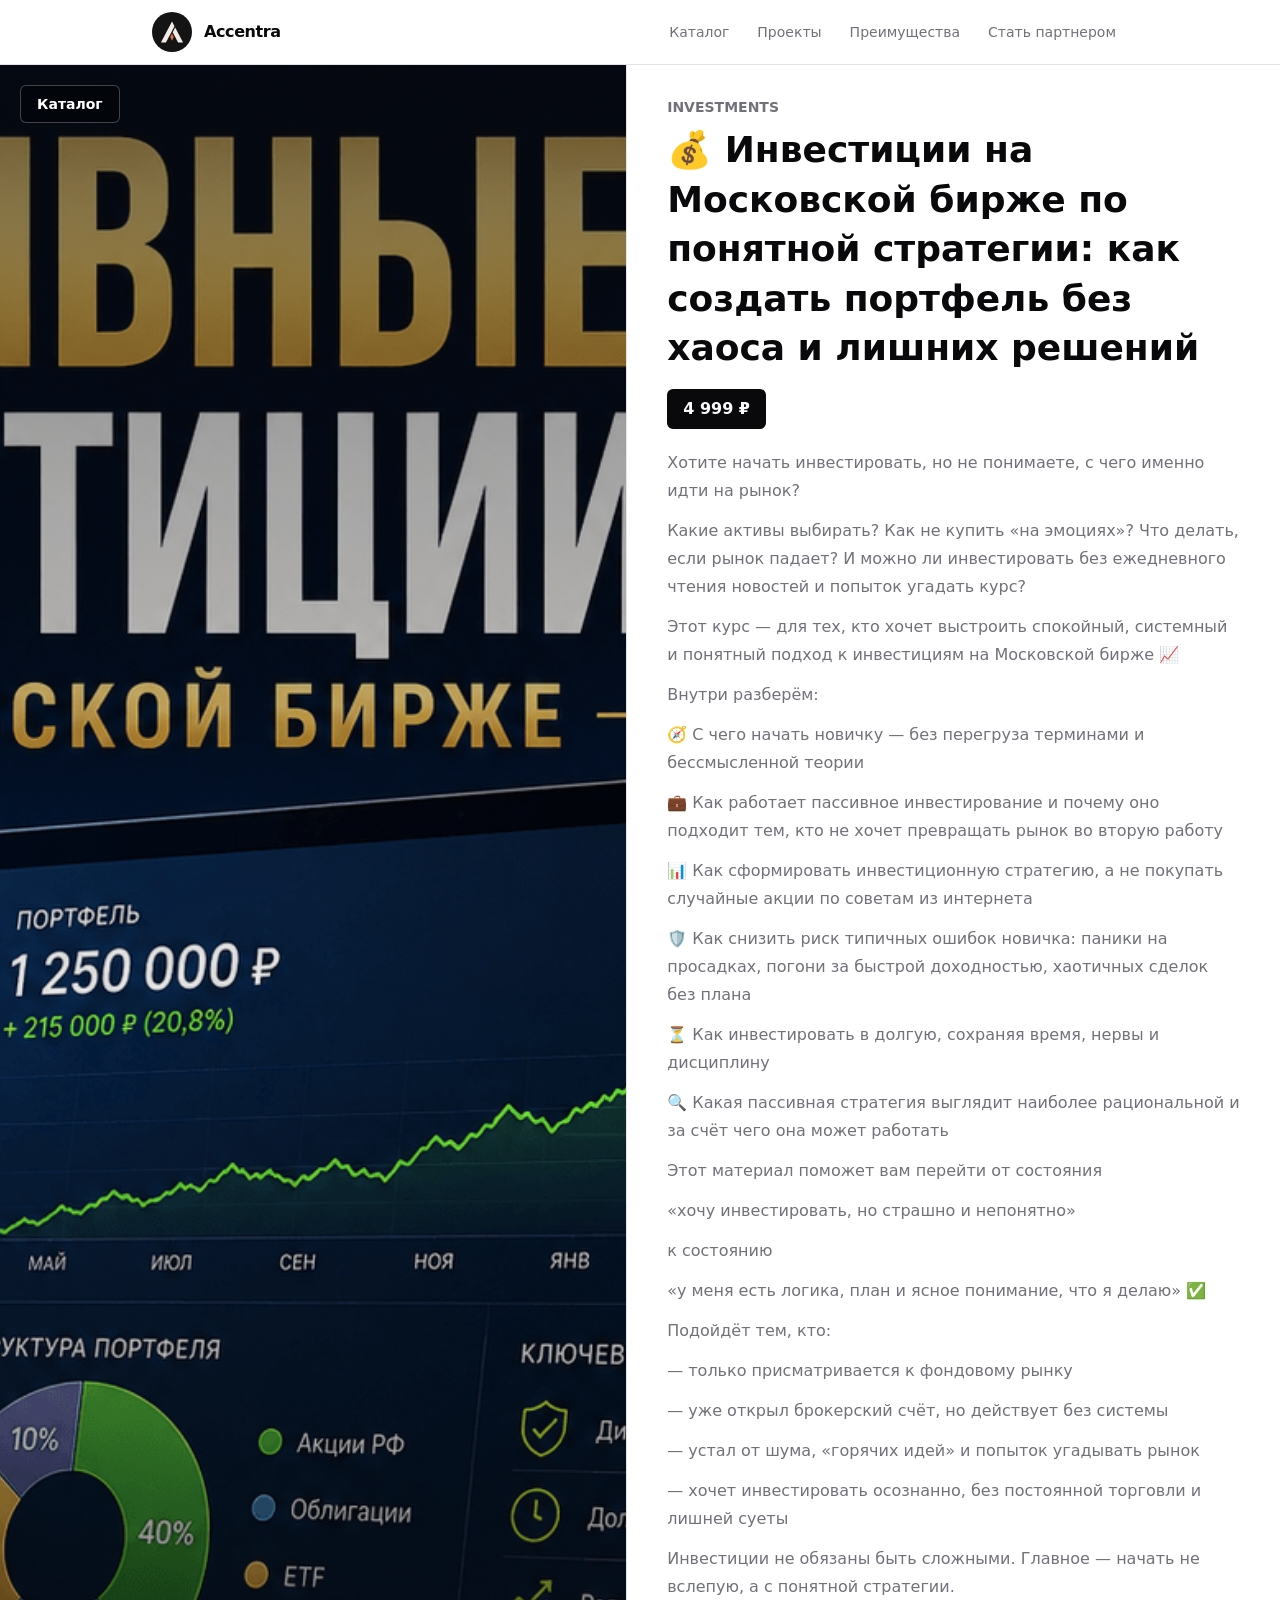
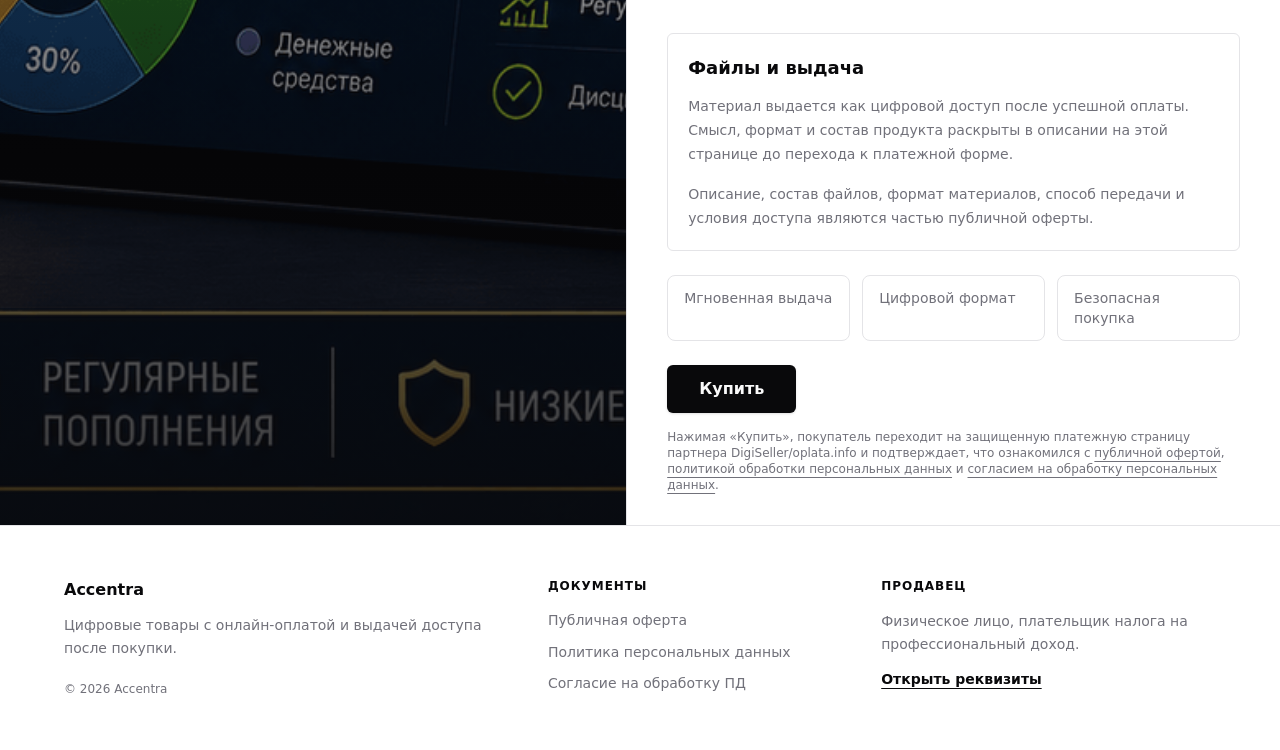
<file: products/39269abf-c96f-457e-8a95-6e6b20b0af40/index.html>
<!DOCTYPE html><html lang="ru"><head><meta charSet="utf-8"/><meta name="viewport" content="width=device-width, initial-scale=1"/><link rel="preload" href="/_next/static/media/GeistMonoVF-s.p.0ifhplp~93ddj.woff" as="font" crossorigin="" type="font/woff"/><link rel="preload" href="/_next/static/media/GeistVF-s.p.04dvp7dj03si8.woff" as="font" crossorigin="" type="font/woff"/><link rel="preload" as="image" href="/logo.svg"/><link rel="preload" as="image" href="/product-assets/39269abf-c96f-457e-8a95-6e6b20b0af40/cover.png"/><link rel="stylesheet" href="/_next/static/chunks/09fl7cdb2_9.c.css" data-precedence="next"/><link rel="preload" as="script" fetchPriority="low" href="/_next/static/chunks/0f0owxcr7u-a0.js"/><script src="/_next/static/chunks/112dvaudrp225.js" async=""></script><script src="/_next/static/chunks/05oajfgthr20x.js" async=""></script><script src="/_next/static/chunks/04qz88vwpw~-f.js" async=""></script><script src="/_next/static/chunks/turbopack-0~rp0sgmsz5p0.js" async=""></script><script src="/_next/static/chunks/0_ijson-k~qrg.js" async=""></script><script src="/_next/static/chunks/0wbzwy2rjw5me.js" async=""></script><script src="/_next/static/chunks/0kkpgdl9bye3f.js" async=""></script><meta name="next-size-adjust" content=""/><title>💰 Инвестиции на Московской бирже по понятной стратегии: как создать портфель без хаоса и лишних решений — Accentra</title><meta name="description" content="Хотите начать инвестировать, но не понимаете, с чего именно идти на рынок?
Какие активы выбирать? Как не купить «на эмоциях»? Что делать, если рынок падает? И можно ли инвестировать без ежедневного чтения новостей и попыток угадать курс?

Этот курс — для тех, кто хочет выстроить спокойный, системный и понятный подход к инвестициям на Московской бирже 📈

Внутри разберём:

🧭 С чего начать новичку — без перегруза терминами и бессмысленной теории
💼 Как работает пассивное инвестирование и почему оно подходит тем, кто не хочет превращать рынок во вторую работу
📊 Как сформировать инвестиционную стратегию, а не покупать случайные акции по советам из интернета
🛡️ Как снизить риск типичных ошибок новичка: паники на просадках, погони за быстрой доходностью, хаотичных сделок без плана
⏳ Как инвестировать в долгую, сохраняя время, нервы и дисциплину
🔍 Какая пассивная стратегия выглядит наиболее рациональной и за счёт чего она может работать

Этот материал поможет вам перейти от состояния
«хочу инвестировать, но страшно и непонятно»
к состоянию
«у меня есть логика, план и ясное понимание, что я делаю» ✅

Подойдёт тем, кто:

— только присматривается к фондовому рынку
— уже открыл брокерский счёт, но действует без системы
— устал от шума, «горячих идей» и попыток угадывать рынок
— хочет инвестировать осознанно, без постоянной торговли и лишней суеты

Инвестиции не обязаны быть сложными. Главное — начать не вслепую, а с понятной стратегии."/><meta name="yandex-verification" content="3810a843afc384e1"/><link rel="shortcut icon" href="/favicon.ico" type="image/x-icon"/><link rel="icon" href="/favicon.ico" type="image/x-icon" sizes="any"/><link rel="apple-touch-icon" href="/apple-touch-icon.png" type="image/png" sizes="180x180"/><script src="/_next/static/chunks/03~yq9q893hmn.js" noModule=""></script></head><body class="geistsans_d025f23b-module__btTCTG__variable geistmono_df95d851-module__CWPfka__variable min-h-dvh"><div hidden=""><!--$--><!--/$--></div><noscript><div><img src="https://mc.yandex.ru/watch/109227984" style="position:absolute;left:-9999px" alt=""/></div></noscript><div class="min-h-dvh bg-background"><header class="sticky top-0 z-50 border-b border-border bg-background/80 backdrop-blur-md"><div class="mx-auto flex h-16 max-w-5xl items-center justify-between gap-4 px-4 sm:px-6"><a href="/" class="flex items-center gap-3 font-semibold tracking-tight text-foreground" aria-label="Accentra — на главную"><img alt="" width="40" height="40" decoding="async" data-nimg="1" class="size-10 shrink-0 rounded-xl" style="color:transparent" src="/logo.svg"/><span>Accentra</span></a><button type="button" class="inline-flex h-10 w-10 items-center justify-center rounded-md border border-input bg-background text-foreground transition-colors hover:bg-accent hover:text-accent-foreground md:hidden" aria-label="Открыть меню" aria-expanded="false"><span class="text-xl leading-none">☰</span></button><nav class="hidden absolute left-4 right-4 top-16 flex-col rounded-lg border border-border bg-background p-2 text-sm font-medium text-muted-foreground shadow-md md:static md:flex md:flex-row md:items-center md:gap-1 md:rounded-none md:border-0 md:bg-transparent md:p-0 md:shadow-none"><a href="/products/" class="rounded-md px-3 py-2 transition-colors hover:bg-accent hover:text-accent-foreground">Каталог</a><a href="/projects/" class="rounded-md px-3 py-2 transition-colors hover:bg-accent hover:text-accent-foreground">Проекты</a><a href="/#features" class="rounded-md px-3 py-2 transition-colors hover:bg-accent hover:text-accent-foreground">Преимущества</a><a href="https://partners.accentra.ru/" target="_blank" rel="noreferrer" class="rounded-md px-3 py-2 transition-colors hover:bg-accent hover:text-accent-foreground">Стать партнером</a></nav></div></header><main><section class="grid min-h-[calc(100dvh-4rem)] lg:grid-cols-[0.98fr_1.02fr]"><div class="relative min-h-[46svh] overflow-hidden border-b border-border bg-muted lg:min-h-[calc(100dvh-4rem)] lg:border-b-0 lg:border-r"><img alt="💰 Инвестиции на Московской бирже по понятной стратегии: как создать портфель без хаоса и лишних решений" decoding="async" data-nimg="fill" class="object-cover" style="position:absolute;height:100%;width:100%;left:0;top:0;right:0;bottom:0;color:transparent" src="/product-assets/39269abf-c96f-457e-8a95-6e6b20b0af40/cover.png"/><div class="absolute inset-0 bg-[linear-gradient(0deg,rgba(9,9,11,0.82),rgba(9,9,11,0.05)_52%,rgba(9,9,11,0.55))]"></div><a href="/products/" class="absolute left-5 top-5 rounded-md border border-white/25 bg-black/35 px-4 py-2 text-sm font-semibold text-white backdrop-blur transition hover:bg-black/50">Каталог</a></div><article class="flex items-center px-4 py-8 sm:px-8 lg:px-10"><div class="mx-auto max-w-2xl"><p class="text-sm font-semibold uppercase tracking-normal text-muted-foreground">Investments</p><h1 class="mt-2 text-2xl font-semibold leading-snug tracking-normal text-foreground sm:text-3xl lg:text-4xl">💰 Инвестиции на Московской бирже по понятной стратегии: как создать портфель без хаоса и лишних решений</h1><div class="mt-4 inline-flex rounded-md bg-primary px-4 py-2 text-base font-semibold text-primary-foreground">4 999 ₽</div><div class="mt-5 space-y-3 text-base leading-7 text-muted-foreground"><p>Хотите начать инвестировать, но не понимаете, с чего именно идти на рынок?</p><p>Какие активы выбирать? Как не купить «на эмоциях»? Что делать, если рынок падает? И можно ли инвестировать без ежедневного чтения новостей и попыток угадать курс?</p><p>Этот курс — для тех, кто хочет выстроить спокойный, системный и понятный подход к инвестициям на Московской бирже 📈</p><p>Внутри разберём:</p><p>🧭 С чего начать новичку — без перегруза терминами и бессмысленной теории</p><p>💼 Как работает пассивное инвестирование и почему оно подходит тем, кто не хочет превращать рынок во вторую работу</p><p>📊 Как сформировать инвестиционную стратегию, а не покупать случайные акции по советам из интернета</p><p>🛡️ Как снизить риск типичных ошибок новичка: паники на просадках, погони за быстрой доходностью, хаотичных сделок без плана</p><p>⏳ Как инвестировать в долгую, сохраняя время, нервы и дисциплину</p><p>🔍 Какая пассивная стратегия выглядит наиболее рациональной и за счёт чего она может работать</p><p>Этот материал поможет вам перейти от состояния</p><p>«хочу инвестировать, но страшно и непонятно»</p><p>к состоянию</p><p>«у меня есть логика, план и ясное понимание, что я делаю» ✅</p><p>Подойдёт тем, кто:</p><p>— только присматривается к фондовому рынку</p><p>— уже открыл брокерский счёт, но действует без системы</p><p>— устал от шума, «горячих идей» и попыток угадывать рынок</p><p>— хочет инвестировать осознанно, без постоянной торговли и лишней суеты</p><p>Инвестиции не обязаны быть сложными. Главное — начать не вслепую, а с понятной стратегии.</p></div><section class="mt-8 rounded-md border border-border bg-card p-5 text-card-foreground"><h2 class="text-lg font-semibold tracking-normal">Файлы и выдача</h2><p class="mt-3 text-sm leading-6 text-muted-foreground">Материал выдается как цифровой доступ после успешной оплаты. Смысл, формат и состав продукта раскрыты в описании на этой странице до перехода к платежной форме.</p><p class="mt-4 text-sm leading-6 text-muted-foreground">Описание, состав файлов, формат материалов, способ передачи и условия доступа являются частью публичной оферты.</p></section><div class="mt-6 grid gap-3 sm:grid-cols-3"><div class="rounded-lg border border-border bg-card px-4 py-3 text-sm text-muted-foreground">Мгновенная выдача</div><div class="rounded-lg border border-border bg-card px-4 py-3 text-sm text-muted-foreground">Цифровой формат</div><div class="rounded-lg border border-border bg-card px-4 py-3 text-sm text-muted-foreground">Безопасная покупка</div></div><div class="mt-6"><!--$!--><template data-dgst="BAILOUT_TO_CLIENT_SIDE_RENDERING"></template><span class="inline-flex min-h-12 items-center rounded-md border border-border bg-muted px-5 py-3 text-sm font-medium text-muted-foreground">Подготовка оплаты...</span><!--/$--><p class="mt-4 max-w-xl text-xs leading-5 text-muted-foreground">Нажимая «<!-- -->Купить<!-- -->», покупатель переходит на защищенную платежную страницу партнера DigiSeller/oplata.info и подтверждает, что ознакомился с<!-- --> <a class="underline underline-offset-4" href="https://accentra.ru/legal/offer/">публичной офертой</a>,<!-- --> <a class="underline underline-offset-4" href="https://accentra.ru/legal/privacy/">политикой обработки персональных данных</a> <!-- -->и<!-- --> <a class="underline underline-offset-4" href="https://accentra.ru/legal/personal-data-consent/">согласием на обработку персональных данных</a>.</p></div></div></article></section></main></div><!--$--><!--/$--><footer class="legal-footer border-t border-border bg-background text-sm text-muted-foreground "><style>
        .legal-footer {
          padding: 2.75rem 1rem;
        }

        .legal-footer__inner {
          display: grid;
          gap: 2rem;
          max-width: 72rem;
          margin: 0 auto;
        }

        .legal-footer__title {
          color: var(--foreground);
          font-size: 1rem;
          font-weight: 650;
          line-height: 1.5;
        }

        .legal-footer__text {
          max-width: 28rem;
          margin-top: 0.75rem;
          line-height: 1.65;
        }

        .legal-footer__meta {
          margin-top: 1.25rem;
          font-size: 0.75rem;
          line-height: 1.5;
        }

        .legal-footer__label {
          color: var(--foreground);
          font-size: 0.75rem;
          font-weight: 700;
          letter-spacing: 0.08em;
          line-height: 1.4;
          text-transform: uppercase;
        }

        .legal-footer__links {
          display: flex;
          flex-direction: column;
          align-items: flex-start;
          gap: 0.7rem;
          margin-top: 1rem;
        }

        .legal-footer__link {
          color: inherit;
          line-height: 1.45;
          text-decoration: none;
          transition: color 160ms ease;
        }

        .legal-footer__link:hover {
          color: var(--foreground);
        }

        .legal-footer__seller {
          margin-top: 1rem;
          line-height: 1.65;
        }

        .legal-footer__requisites {
          display: inline-flex;
          margin-top: 0.8rem;
          color: var(--foreground);
          font-weight: 600;
          text-decoration: underline;
          text-underline-offset: 4px;
          transition: color 160ms ease;
        }

        .legal-footer__requisites:hover {
          color: var(--muted-foreground);
        }

        @media (min-width: 768px) {
          .legal-footer {
            padding: 3.25rem 1.5rem;
          }

          .legal-footer__inner {
            grid-template-columns: minmax(0, 1.35fr) minmax(0, 0.9fr) minmax(0, 1fr);
            align-items: start;
          }
        }
      </style><div class="legal-footer__inner"><div><p class="legal-footer__title">Accentra</p><p class="legal-footer__text">Цифровые товары с онлайн-оплатой и выдачей доступа после покупки.</p><p class="legal-footer__meta">© <!-- -->2026<!-- --> <!-- -->Accentra</p></div><nav aria-label="Юридические документы"><p class="legal-footer__label">Документы</p><div class="legal-footer__links"><a href="https://accentra.ru/legal/offer/" class="legal-footer__link">Публичная оферта</a><a href="https://accentra.ru/legal/privacy/" class="legal-footer__link">Политика персональных данных</a><a href="https://accentra.ru/legal/personal-data-consent/" class="legal-footer__link">Согласие на обработку ПД</a></div></nav><div><p class="legal-footer__label">Продавец</p><p class="legal-footer__seller">Физическое лицо, плательщик налога на профессиональный доход.</p><a href="https://accentra.ru/contacts/" class="legal-footer__requisites">Открыть реквизиты</a></div></div></footer><script src="/_next/static/chunks/0f0owxcr7u-a0.js" id="_R_" async=""></script><script>(self.__next_f=self.__next_f||[]).push([0])</script><script>self.__next_f.push([1,"1:\"$Sreact.fragment\"\n2:I[10536,[\"/_next/static/chunks/0_ijson-k~qrg.js\",\"/_next/static/chunks/0wbzwy2rjw5me.js\"],\"YandexMetrika\"]\n3:I[98425,[\"/_next/static/chunks/0_ijson-k~qrg.js\",\"/_next/static/chunks/0wbzwy2rjw5me.js\"],\"default\"]\n4:I[84635,[\"/_next/static/chunks/0_ijson-k~qrg.js\",\"/_next/static/chunks/0wbzwy2rjw5me.js\"],\"default\"]\nc:I[57531,[\"/_next/static/chunks/0_ijson-k~qrg.js\",\"/_next/static/chunks/0wbzwy2rjw5me.js\"],\"default\",1]\n:HL[\"/_next/static/chunks/09fl7cdb2_9.c.css\",\"style\"]\n:HL[\"/_next/static/media/GeistMonoVF-s.p.0ifhplp~93ddj.woff\",\"font\",{\"crossOrigin\":\"\",\"type\":\"font/woff\"}]\n:HL[\"/_next/static/media/GeistVF-s.p.04dvp7dj03si8.woff\",\"font\",{\"crossOrigin\":\"\",\"type\":\"font/woff\"}]\n5:T820,"])</script><script>self.__next_f.push([1,"\n        .legal-footer {\n          padding: 2.75rem 1rem;\n        }\n\n        .legal-footer__inner {\n          display: grid;\n          gap: 2rem;\n          max-width: 72rem;\n          margin: 0 auto;\n        }\n\n        .legal-footer__title {\n          color: var(--foreground);\n          font-size: 1rem;\n          font-weight: 650;\n          line-height: 1.5;\n        }\n\n        .legal-footer__text {\n          max-width: 28rem;\n          margin-top: 0.75rem;\n          line-height: 1.65;\n        }\n\n        .legal-footer__meta {\n          margin-top: 1.25rem;\n          font-size: 0.75rem;\n          line-height: 1.5;\n        }\n\n        .legal-footer__label {\n          color: var(--foreground);\n          font-size: 0.75rem;\n          font-weight: 700;\n          letter-spacing: 0.08em;\n          line-height: 1.4;\n          text-transform: uppercase;\n        }\n\n        .legal-footer__links {\n          display: flex;\n          flex-direction: column;\n          align-items: flex-start;\n          gap: 0.7rem;\n          margin-top: 1rem;\n        }\n\n        .legal-footer__link {\n          color: inherit;\n          line-height: 1.45;\n          text-decoration: none;\n          transition: color 160ms ease;\n        }\n\n        .legal-footer__link:hover {\n          color: var(--foreground);\n        }\n\n        .legal-footer__seller {\n          margin-top: 1rem;\n          line-height: 1.65;\n        }\n\n        .legal-footer__requisites {\n          display: inline-flex;\n          margin-top: 0.8rem;\n          color: var(--foreground);\n          font-weight: 600;\n          text-decoration: underline;\n          text-underline-offset: 4px;\n          transition: color 160ms ease;\n        }\n\n        .legal-footer__requisites:hover {\n          color: var(--muted-foreground);\n        }\n\n        @media (min-width: 768px) {\n          .legal-footer {\n            padding: 3.25rem 1.5rem;\n          }\n\n          .legal-footer__inner {\n            grid-template-columns: minmax(0, 1.35fr) minmax(0, 0.9fr) minmax(0, 1fr);\n            align-items: start;\n          }\n        }\n      "])</script><script>self.__next_f.push([1,"0:{\"P\":null,\"c\":[\"\",\"products\",\"39269abf-c96f-457e-8a95-6e6b20b0af40\",\"\"],\"q\":\"\",\"i\":false,\"f\":[[[\"\",{\"children\":[\"products\",{\"children\":[[\"productId\",\"39269abf-c96f-457e-8a95-6e6b20b0af40\",\"d\",null],{\"children\":[\"__PAGE__\",{}]}]}]},\"$undefined\",\"$undefined\",16],[[\"$\",\"$1\",\"c\",{\"children\":[[[\"$\",\"link\",\"0\",{\"rel\":\"stylesheet\",\"href\":\"/_next/static/chunks/09fl7cdb2_9.c.css\",\"precedence\":\"next\",\"crossOrigin\":\"$undefined\",\"nonce\":\"$undefined\"}],[\"$\",\"script\",\"script-0\",{\"src\":\"/_next/static/chunks/0_ijson-k~qrg.js\",\"async\":true,\"nonce\":\"$undefined\"}],[\"$\",\"script\",\"script-1\",{\"src\":\"/_next/static/chunks/0wbzwy2rjw5me.js\",\"async\":true,\"nonce\":\"$undefined\"}]],[\"$\",\"html\",null,{\"lang\":\"ru\",\"children\":[\"$\",\"body\",null,{\"className\":\"geistsans_d025f23b-module__btTCTG__variable geistmono_df95d851-module__CWPfka__variable min-h-dvh\",\"children\":[[\"$\",\"$L2\",null,{}],[\"$\",\"$L3\",null,{\"parallelRouterKey\":\"children\",\"error\":\"$undefined\",\"errorStyles\":\"$undefined\",\"errorScripts\":\"$undefined\",\"template\":[\"$\",\"$L4\",null,{}],\"templateStyles\":\"$undefined\",\"templateScripts\":\"$undefined\",\"notFound\":[[[\"$\",\"title\",null,{\"children\":\"404: This page could not be found.\"}],[\"$\",\"div\",null,{\"style\":{\"fontFamily\":\"system-ui,\\\"Segoe UI\\\",Roboto,Helvetica,Arial,sans-serif,\\\"Apple Color Emoji\\\",\\\"Segoe UI Emoji\\\"\",\"height\":\"100vh\",\"textAlign\":\"center\",\"display\":\"flex\",\"flexDirection\":\"column\",\"alignItems\":\"center\",\"justifyContent\":\"center\"},\"children\":[\"$\",\"div\",null,{\"children\":[[\"$\",\"style\",null,{\"dangerouslySetInnerHTML\":{\"__html\":\"body{color:#000;background:#fff;margin:0}.next-error-h1{border-right:1px solid rgba(0,0,0,.3)}@media (prefers-color-scheme:dark){body{color:#fff;background:#000}.next-error-h1{border-right:1px solid rgba(255,255,255,.3)}}\"}}],[\"$\",\"h1\",null,{\"className\":\"next-error-h1\",\"style\":{\"display\":\"inline-block\",\"margin\":\"0 20px 0 0\",\"padding\":\"0 23px 0 0\",\"fontSize\":24,\"fontWeight\":500,\"verticalAlign\":\"top\",\"lineHeight\":\"49px\"},\"children\":404}],[\"$\",\"div\",null,{\"style\":{\"display\":\"inline-block\"},\"children\":[\"$\",\"h2\",null,{\"style\":{\"fontSize\":14,\"fontWeight\":400,\"lineHeight\":\"49px\",\"margin\":0},\"children\":\"This page could not be found.\"}]}]]}]}]],[]],\"forbidden\":\"$undefined\",\"unauthorized\":\"$undefined\"}],[\"$\",\"footer\",null,{\"className\":\"legal-footer border-t border-border bg-background text-sm text-muted-foreground \",\"children\":[[\"$\",\"style\",null,{\"children\":\"$5\"}],\"$L6\"]}]]}]}]]}],{\"children\":[\"$L7\",{\"children\":[\"$L8\",{\"children\":[\"$L9\",{},null,false,null]},null,false,\"$@a\"]},null,false,\"$@a\"]},null,false,null],\"$Lb\",false]],\"m\":\"$undefined\",\"G\":[\"$c\",[\"$Ld\"]],\"S\":true,\"h\":null,\"s\":\"$undefined\",\"l\":\"$undefined\",\"p\":\"$undefined\",\"d\":\"$undefined\",\"b\":\"RW8hOhac6cJbdOJ9MrkIf\"}\n"])</script><script>self.__next_f.push([1,"f:I[38120,[\"/_next/static/chunks/0_ijson-k~qrg.js\",\"/_next/static/chunks/0wbzwy2rjw5me.js\"],\"OutletBoundary\"]\n10:\"$Sreact.suspense\"\n13:I[38120,[\"/_next/static/chunks/0_ijson-k~qrg.js\",\"/_next/static/chunks/0wbzwy2rjw5me.js\"],\"ViewportBoundary\"]\n15:I[38120,[\"/_next/static/chunks/0_ijson-k~qrg.js\",\"/_next/static/chunks/0wbzwy2rjw5me.js\"],\"MetadataBoundary\"]\n"])</script><script>self.__next_f.push([1,"6:[\"$\",\"div\",null,{\"className\":\"legal-footer__inner\",\"children\":[[\"$\",\"div\",null,{\"children\":[[\"$\",\"p\",null,{\"className\":\"legal-footer__title\",\"children\":\"Accentra\"}],[\"$\",\"p\",null,{\"className\":\"legal-footer__text\",\"children\":\"Цифровые товары с онлайн-оплатой и выдачей доступа после покупки.\"}],[\"$\",\"p\",null,{\"className\":\"legal-footer__meta\",\"children\":[\"© \",2026,\" \",\"Accentra\"]}]]}],[\"$\",\"nav\",null,{\"aria-label\":\"Юридические документы\",\"children\":[[\"$\",\"p\",null,{\"className\":\"legal-footer__label\",\"children\":\"Документы\"}],[\"$\",\"div\",null,{\"className\":\"legal-footer__links\",\"children\":[[\"$\",\"a\",\"/legal/offer/\",{\"href\":\"https://accentra.ru/legal/offer/\",\"target\":\"$undefined\",\"rel\":\"$undefined\",\"className\":\"legal-footer__link\",\"children\":\"Публичная оферта\"}],[\"$\",\"a\",\"/legal/privacy/\",{\"href\":\"https://accentra.ru/legal/privacy/\",\"target\":\"$undefined\",\"rel\":\"$undefined\",\"className\":\"legal-footer__link\",\"children\":\"Политика персональных данных\"}],[\"$\",\"a\",\"/legal/personal-data-consent/\",{\"href\":\"https://accentra.ru/legal/personal-data-consent/\",\"target\":\"$undefined\",\"rel\":\"$undefined\",\"className\":\"legal-footer__link\",\"children\":\"Согласие на обработку ПД\"}]]}]]}],[\"$\",\"div\",null,{\"children\":[[\"$\",\"p\",null,{\"className\":\"legal-footer__label\",\"children\":\"Продавец\"}],[\"$\",\"p\",null,{\"className\":\"legal-footer__seller\",\"children\":\"Физическое лицо, плательщик налога на профессиональный доход.\"}],[\"$\",\"a\",null,{\"href\":\"https://accentra.ru/contacts/\",\"target\":\"$undefined\",\"rel\":\"$undefined\",\"className\":\"legal-footer__requisites\",\"children\":\"Открыть реквизиты\"}]]}]]}]\n"])</script><script>self.__next_f.push([1,"7:[\"$\",\"$1\",\"c\",{\"children\":[null,[\"$\",\"$L3\",null,{\"parallelRouterKey\":\"children\",\"error\":\"$undefined\",\"errorStyles\":\"$undefined\",\"errorScripts\":\"$undefined\",\"template\":[\"$\",\"$L4\",null,{}],\"templateStyles\":\"$undefined\",\"templateScripts\":\"$undefined\",\"notFound\":\"$undefined\",\"forbidden\":\"$undefined\",\"unauthorized\":\"$undefined\"}]]}]\n8:[\"$\",\"$1\",\"c\",{\"children\":[null,[\"$\",\"$L3\",null,{\"parallelRouterKey\":\"children\",\"error\":\"$undefined\",\"errorStyles\":\"$undefined\",\"errorScripts\":\"$undefined\",\"template\":[\"$\",\"$L4\",null,{}],\"templateStyles\":\"$undefined\",\"templateScripts\":\"$undefined\",\"notFound\":\"$undefined\",\"forbidden\":\"$undefined\",\"unauthorized\":\"$undefined\"}]]}]\n9:[\"$\",\"$1\",\"c\",{\"children\":[\"$Le\",[[\"$\",\"script\",\"script-0\",{\"src\":\"/_next/static/chunks/0kkpgdl9bye3f.js\",\"async\":true,\"nonce\":\"$undefined\"}]],[\"$\",\"$Lf\",null,{\"children\":[\"$\",\"$10\",null,{\"name\":\"Next.MetadataOutlet\",\"children\":\"$@11\"}]}]]}]\n12:[]\na:\"$W12\"\nb:[\"$\",\"$1\",\"h\",{\"children\":[null,[\"$\",\"$L13\",null,{\"children\":\"$L14\"}],[\"$\",\"div\",null,{\"hidden\":true,\"children\":[\"$\",\"$L15\",null,{\"children\":[\"$\",\"$10\",null,{\"name\":\"Next.Metadata\",\"children\":\"$L16\"}]}]}],[\"$\",\"meta\",null,{\"name\":\"next-size-adjust\",\"content\":\"\"}]]}]\nd:[\"$\",\"link\",\"0\",{\"rel\":\"stylesheet\",\"href\":\"/_next/static/chunks/09fl7cdb2_9.c.css\",\"precedence\":\"next\",\"crossOrigin\":\"$undefined\",\"nonce\":\"$undefined\"}]\n"])</script><script>self.__next_f.push([1,"14:[[\"$\",\"meta\",\"0\",{\"charSet\":\"utf-8\"}],[\"$\",\"meta\",\"1\",{\"name\":\"viewport\",\"content\":\"width=device-width, initial-scale=1\"}]]\n"])</script><script>self.__next_f.push([1,"17:I[20626,[\"/_next/static/chunks/0_ijson-k~qrg.js\",\"/_next/static/chunks/0wbzwy2rjw5me.js\",\"/_next/static/chunks/0kkpgdl9bye3f.js\"],\"Header\"]\n18:I[90844,[\"/_next/static/chunks/0_ijson-k~qrg.js\",\"/_next/static/chunks/0wbzwy2rjw5me.js\",\"/_next/static/chunks/0kkpgdl9bye3f.js\"],\"Image\"]\n28:I[50756,[\"/_next/static/chunks/0_ijson-k~qrg.js\",\"/_next/static/chunks/0wbzwy2rjw5me.js\"],\"IconMark\"]\n"])</script><script>self.__next_f.push([1,"e:[\"$\",\"div\",null,{\"className\":\"min-h-dvh bg-background\",\"children\":[[\"$\",\"$L17\",null,{}],[\"$\",\"main\",null,{\"children\":[\"$\",\"section\",null,{\"className\":\"grid min-h-[calc(100dvh-4rem)] lg:grid-cols-[0.98fr_1.02fr]\",\"children\":[[\"$\",\"div\",null,{\"className\":\"relative min-h-[46svh] overflow-hidden border-b border-border bg-muted lg:min-h-[calc(100dvh-4rem)] lg:border-b-0 lg:border-r\",\"children\":[[\"$\",\"$L18\",null,{\"src\":\"/product-assets/39269abf-c96f-457e-8a95-6e6b20b0af40/cover.png\",\"alt\":\"💰 Инвестиции на Московской бирже по понятной стратегии: как создать портфель без хаоса и лишних решений\",\"fill\":true,\"priority\":true,\"className\":\"object-cover\",\"sizes\":\"(min-width: 1024px) 50vw, 100vw\"}],[\"$\",\"div\",null,{\"className\":\"absolute inset-0 bg-[linear-gradient(0deg,rgba(9,9,11,0.82),rgba(9,9,11,0.05)_52%,rgba(9,9,11,0.55))]\"}],[\"$\",\"a\",null,{\"href\":\"/products/\",\"className\":\"absolute left-5 top-5 rounded-md border border-white/25 bg-black/35 px-4 py-2 text-sm font-semibold text-white backdrop-blur transition hover:bg-black/50\",\"children\":\"Каталог\"}]]}],[\"$\",\"article\",null,{\"className\":\"flex items-center px-4 py-8 sm:px-8 lg:px-10\",\"children\":[\"$\",\"div\",null,{\"className\":\"mx-auto max-w-2xl\",\"children\":[[\"$\",\"p\",null,{\"className\":\"text-sm font-semibold uppercase tracking-normal text-muted-foreground\",\"children\":\"Investments\"}],[\"$\",\"h1\",null,{\"className\":\"mt-2 text-2xl font-semibold leading-snug tracking-normal text-foreground sm:text-3xl lg:text-4xl\",\"children\":\"💰 Инвестиции на Московской бирже по понятной стратегии: как создать портфель без хаоса и лишних решений\"}],[\"$\",\"div\",null,{\"className\":\"mt-4 inline-flex rounded-md bg-primary px-4 py-2 text-base font-semibold text-primary-foreground\",\"children\":\"4 999 ₽\"}],[\"$\",\"div\",null,{\"className\":\"mt-5 space-y-3 text-base leading-7 text-muted-foreground\",\"children\":[[\"$\",\"p\",\"Хотите начать инвестировать, но не понимаете, с чего именно идти на рынок?\",{\"children\":\"Хотите начать инвестировать, но не понимаете, с чего именно идти на рынок?\"}],[\"$\",\"p\",\"Какие активы выбирать? Как не купить «на эмоциях»? Что делать, если рынок падает? И можно ли инвестировать без ежедневного чтения новостей и попыток угадать курс?\",{\"children\":\"Какие активы выбирать? Как не купить «на эмоциях»? Что делать, если рынок падает? И можно ли инвестировать без ежедневного чтения новостей и попыток угадать курс?\"}],[\"$\",\"p\",\"Этот курс — для тех, кто хочет выстроить спокойный, системный и понятный подход к инвестициям на Московской бирже 📈\",{\"children\":\"Этот курс — для тех, кто хочет выстроить спокойный, системный и понятный подход к инвестициям на Московской бирже 📈\"}],[\"$\",\"p\",\"Внутри разберём:\",{\"children\":\"Внутри разберём:\"}],[\"$\",\"p\",\"🧭 С чего начать новичку — без перегруза терминами и бессмысленной теории\",{\"children\":\"🧭 С чего начать новичку — без перегруза терминами и бессмысленной теории\"}],[\"$\",\"p\",\"💼 Как работает пассивное инвестирование и почему оно подходит тем, кто не хочет превращать рынок во вторую работу\",{\"children\":\"💼 Как работает пассивное инвестирование и почему оно подходит тем, кто не хочет превращать рынок во вторую работу\"}],[\"$\",\"p\",\"📊 Как сформировать инвестиционную стратегию, а не покупать случайные акции по советам из интернета\",{\"children\":\"📊 Как сформировать инвестиционную стратегию, а не покупать случайные акции по советам из интернета\"}],[\"$\",\"p\",\"🛡️ Как снизить риск типичных ошибок новичка: паники на просадках, погони за быстрой доходностью, хаотичных сделок без плана\",{\"children\":\"🛡️ Как снизить риск типичных ошибок новичка: паники на просадках, погони за быстрой доходностью, хаотичных сделок без плана\"}],[\"$\",\"p\",\"⏳ Как инвестировать в долгую, сохраняя время, нервы и дисциплину\",{\"children\":\"⏳ Как инвестировать в долгую, сохраняя время, нервы и дисциплину\"}],\"$L19\",\"$L1a\",\"$L1b\",\"$L1c\",\"$L1d\",\"$L1e\",\"$L1f\",\"$L20\",\"$L21\",\"$L22\",\"$L23\"]}],\"$L24\",\"$L25\",\"$L26\"]}]}]]}]}]]}]\n"])</script><script>self.__next_f.push([1,"11:null\n27:Ta60,"])</script><script>self.__next_f.push([1,"Хотите начать инвестировать, но не понимаете, с чего именно идти на рынок?\nКакие активы выбирать? Как не купить «на эмоциях»? Что делать, если рынок падает? И можно ли инвестировать без ежедневного чтения новостей и попыток угадать курс?\n\nЭтот курс — для тех, кто хочет выстроить спокойный, системный и понятный подход к инвестициям на Московской бирже 📈\n\nВнутри разберём:\n\n🧭 С чего начать новичку — без перегруза терминами и бессмысленной теории\n💼 Как работает пассивное инвестирование и почему оно подходит тем, кто не хочет превращать рынок во вторую работу\n📊 Как сформировать инвестиционную стратегию, а не покупать случайные акции по советам из интернета\n🛡️ Как снизить риск типичных ошибок новичка: паники на просадках, погони за быстрой доходностью, хаотичных сделок без плана\n⏳ Как инвестировать в долгую, сохраняя время, нервы и дисциплину\n🔍 Какая пассивная стратегия выглядит наиболее рациональной и за счёт чего она может работать\n\nЭтот материал поможет вам перейти от состояния\n«хочу инвестировать, но страшно и непонятно»\nк состоянию\n«у меня есть логика, план и ясное понимание, что я делаю» ✅\n\nПодойдёт тем, кто:\n\n— только присматривается к фондовому рынку\n— уже открыл брокерский счёт, но действует без системы\n— устал от шума, «горячих идей» и попыток угадывать рынок\n— хочет инвестировать осознанно, без постоянной торговли и лишней суеты\n\nИнвестиции не обязаны быть сложными. Главное — начать не вслепую, а с понятной стратегии."])</script><script>self.__next_f.push([1,"16:[[\"$\",\"title\",\"0\",{\"children\":\"💰 Инвестиции на Московской бирже по понятной стратегии: как создать портфель без хаоса и лишних решений — Accentra\"}],[\"$\",\"meta\",\"1\",{\"name\":\"description\",\"content\":\"$27\"}],[\"$\",\"meta\",\"2\",{\"name\":\"yandex-verification\",\"content\":\"3810a843afc384e1\"}],[\"$\",\"link\",\"3\",{\"rel\":\"shortcut icon\",\"href\":\"/favicon.ico\",\"type\":\"image/x-icon\"}],[\"$\",\"link\",\"4\",{\"rel\":\"icon\",\"href\":\"/favicon.ico\",\"type\":\"image/x-icon\",\"sizes\":\"any\"}],[\"$\",\"link\",\"5\",{\"rel\":\"apple-touch-icon\",\"href\":\"/apple-touch-icon.png\",\"type\":\"image/png\",\"sizes\":\"180x180\"}],[\"$\",\"$L28\",\"6\",{}]]\n"])</script><script>self.__next_f.push([1,"29:I[84555,[\"/_next/static/chunks/0_ijson-k~qrg.js\",\"/_next/static/chunks/0wbzwy2rjw5me.js\",\"/_next/static/chunks/0kkpgdl9bye3f.js\"],\"ProductPurchaseForm\"]\n19:[\"$\",\"p\",\"🔍 Какая пассивная стратегия выглядит наиболее рациональной и за счёт чего она может работать\",{\"children\":\"🔍 Какая пассивная стратегия выглядит наиболее рациональной и за счёт чего она может работать\"}]\n1a:[\"$\",\"p\",\"Этот материал поможет вам перейти от состояния\",{\"children\":\"Этот материал поможет вам перейти от состояния\"}]\n1b:[\"$\",\"p\",\"«хочу инвестировать, но страшно и непонятно»\",{\"children\":\"«хочу инвестировать, но страшно и непонятно»\"}]\n1c:[\"$\",\"p\",\"к состоянию\",{\"children\":\"к состоянию\"}]\n1d:[\"$\",\"p\",\"«у меня есть логика, план и ясное понимание, что я делаю» ✅\",{\"children\":\"«у меня есть логика, план и ясное понимание, что я делаю» ✅\"}]\n1e:[\"$\",\"p\",\"Подойдёт тем, кто:\",{\"children\":\"Подойдёт тем, кто:\"}]\n1f:[\"$\",\"p\",\"— только присматривается к фондовому рынку\",{\"children\":\"— только присматривается к фондовому рынку\"}]\n20:[\"$\",\"p\",\"— уже открыл брокерский счёт, но действует без системы\",{\"children\":\"— уже открыл брокерский счёт, но действует без системы\"}]\n21:[\"$\",\"p\",\"— устал от шума, «горячих идей» и попыток угадывать рынок\",{\"children\":\"— устал от шума, «горячих идей» и попыток угадывать рынок\"}]\n22:[\"$\",\"p\",\"— хочет инвестировать осознанно, без постоянной торговли и лишней суеты\",{\"children\":\"— хочет инвестировать осознанно, без постоянной торговли и лишней суеты\"}]\n23:[\"$\",\"p\",\"Инвестиции не обязаны быть сложными. Главное — начать не вслепую, а с понятной стратегии.\",{\"children\":\"Инвестиции не обязаны быть сложными. Главное — начать не вслепую, а с понятной стратегии.\"}]\n24:[\"$\",\"section\",null,{\"className\":\"mt-8 rounded-md border border-border bg-card p-5 text-card-foreground\",\"children\":[[\"$\",\"h2\",null,{\"className\":\"text-lg font-semibold tracking-normal\",\"children\":\"Файлы и выдача\"}],[\"$\",\"p\",null,{\"className\":\"mt-3 text-sm leading-6 text-muted-foreground\",\"children\":\"Материал выдается как цифровой доступ после успешной оплаты. Смысл, формат и состав продукта раскрыты в описании на этой странице до перехода к платежной форме.\"}],[\"$\",\"p\",null,{\"className\":\"mt-4 text-sm leading-6 text-muted-foreground\",\"children\":\"Описание, состав файлов, формат материалов, способ передачи и условия доступа являются частью публичной оферты.\"}]]}]\n25:[\"$\",\"div\",null,{\"className\":\"mt-6 grid gap-3 sm:grid-cols-3\",\"children\":[[\"$\",\"div\",\"Мгновенная выдача\",{\"className\":\"rounded-lg border border-border bg-card px-4 py-3 text-sm text-muted-foreground\",\"children\":\"Мгновенная выдача\"}],[\"$\",\"div\",\"Цифровой формат\",{\"className\":\"rounded-lg border border-border bg-card px-4 py-3 text-sm text-muted-foreground\",\"children\":\"Цифровой формат\"}],[\"$\",\"div\",\"Безопасная покупка\",{\"className\":\""])</script><script>self.__next_f.push([1,"rounded-lg border border-border bg-card px-4 py-3 text-sm text-muted-foreground\",\"children\":\"Безопасная покупка\"}]]}]\n26:[\"$\",\"div\",null,{\"className\":\"mt-6\",\"children\":[[\"$\",\"$10\",null,{\"fallback\":[\"$\",\"span\",null,{\"className\":\"inline-flex min-h-12 items-center rounded-md border border-border bg-muted px-5 py-3 text-sm font-medium text-muted-foreground\",\"children\":\"Подготовка оплаты...\"}],\"children\":[\"$\",\"$L29\",null,{\"buyUrl\":\"https://oplata.info/asp2/pay.asp?id_d=5888686\u0026lang=ru-RU\u0026typecurr=RUB\",\"productId\":\"39269abf-c96f-457e-8a95-6e6b20b0af40\",\"productName\":\"💰 Инвестиции на Московской бирже по понятной стратегии: как создать портфель без хаоса и лишних решений\"}]}],[\"$\",\"p\",null,{\"className\":\"mt-4 max-w-xl text-xs leading-5 text-muted-foreground\",\"children\":[\"Нажимая «\",\"Купить\",\"», покупатель переходит на защищенную платежную страницу партнера DigiSeller/oplata.info и подтверждает, что ознакомился с\",\" \",[\"$\",\"a\",null,{\"className\":\"underline underline-offset-4\",\"href\":\"https://accentra.ru/legal/offer/\",\"children\":\"публичной офертой\"}],\",\",\" \",[\"$\",\"a\",null,{\"className\":\"underline underline-offset-4\",\"href\":\"https://accentra.ru/legal/privacy/\",\"children\":\"политикой обработки персональных данных\"}],\" \",\"и\",\" \",[\"$\",\"a\",null,{\"className\":\"underline underline-offset-4\",\"href\":\"https://accentra.ru/legal/personal-data-consent/\",\"children\":\"согласием на обработку персональных данных\"}],\".\"]}]]}]\n"])</script></body></html>
</file>
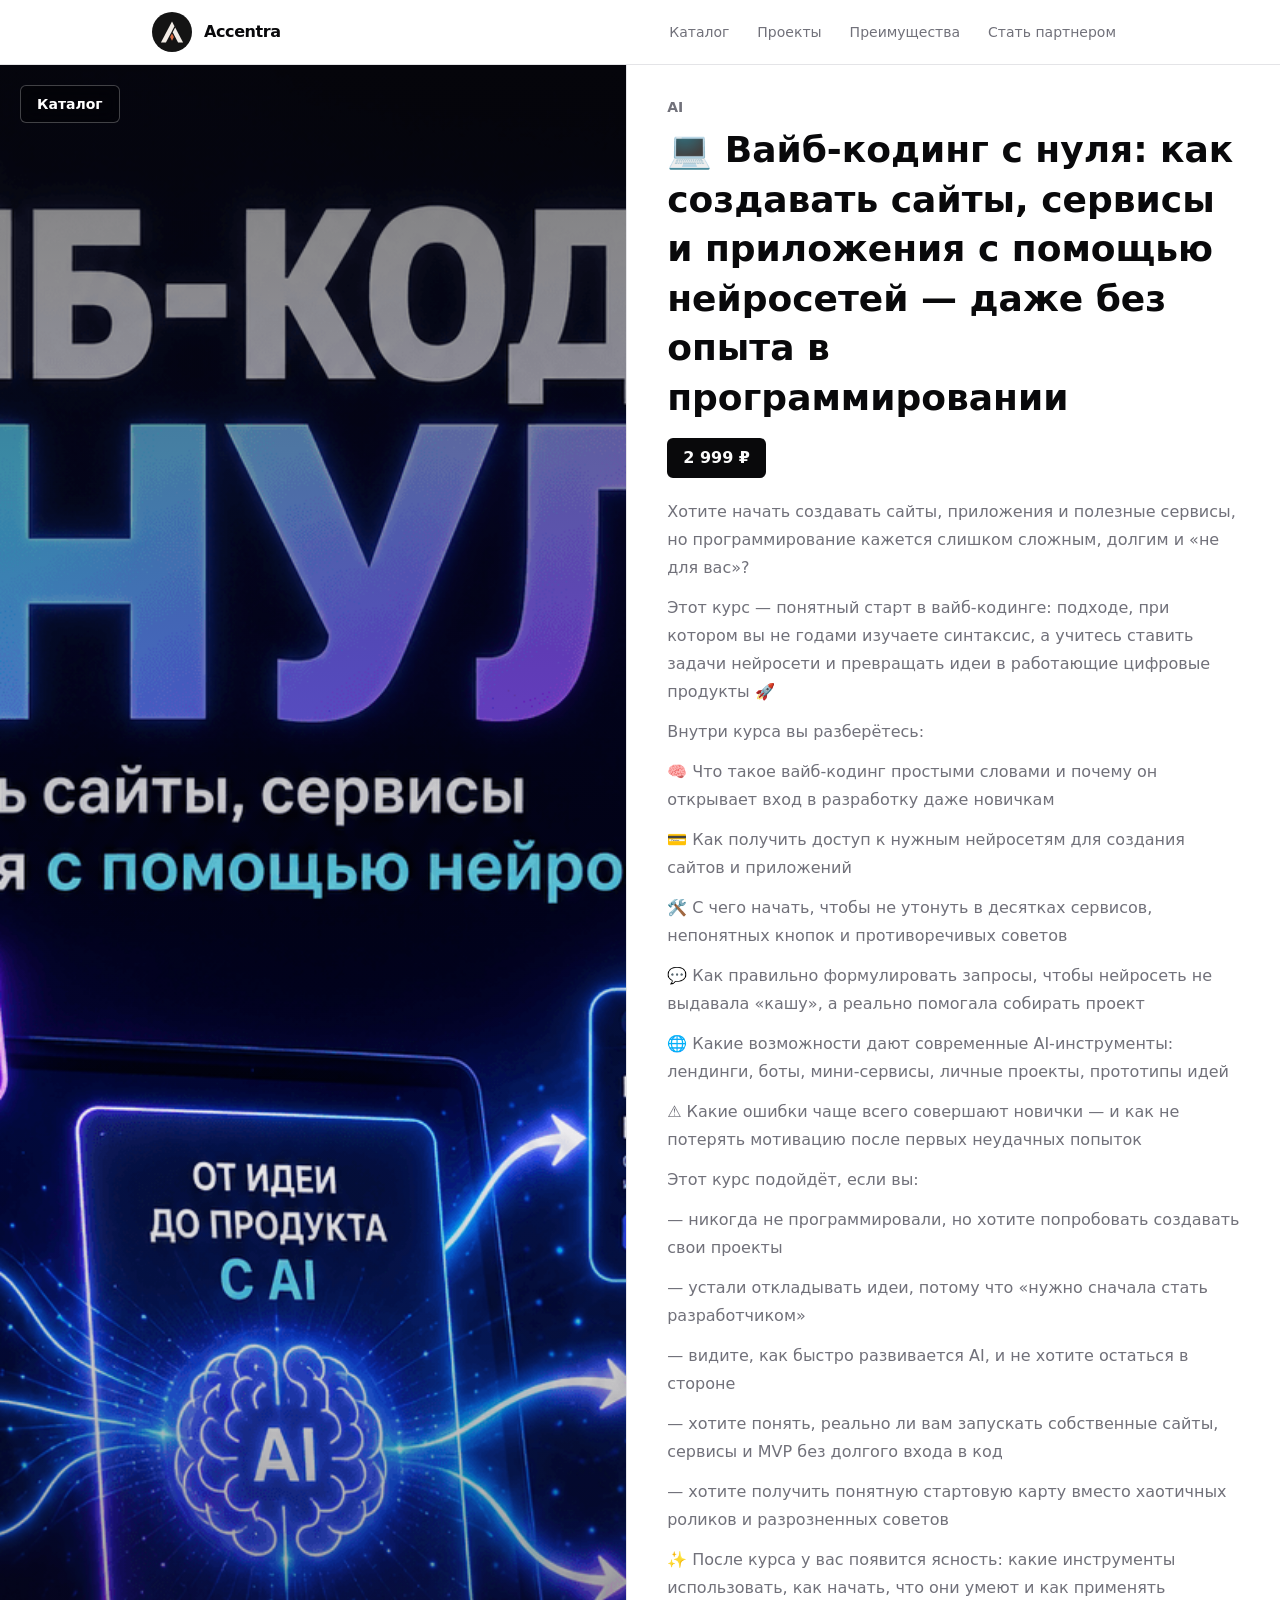
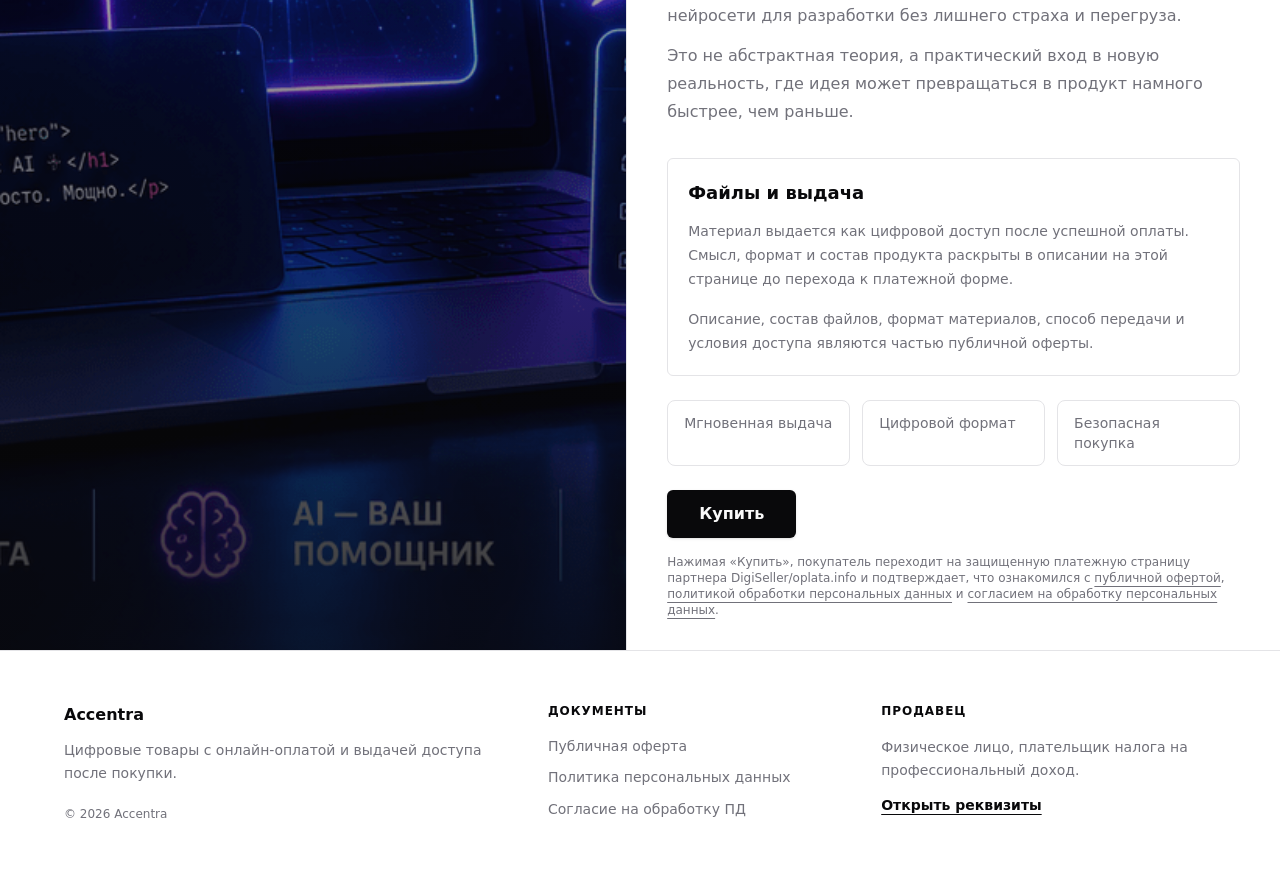
<file: products/56df31fc-23c1-4991-8503-3be87ecf45fc/index.html>
<!DOCTYPE html><html lang="ru"><head><meta charSet="utf-8"/><meta name="viewport" content="width=device-width, initial-scale=1"/><link rel="preload" href="/_next/static/media/GeistMonoVF-s.p.0ifhplp~93ddj.woff" as="font" crossorigin="" type="font/woff"/><link rel="preload" href="/_next/static/media/GeistVF-s.p.04dvp7dj03si8.woff" as="font" crossorigin="" type="font/woff"/><link rel="preload" as="image" href="/logo.svg"/><link rel="preload" as="image" href="/product-assets/56df31fc-23c1-4991-8503-3be87ecf45fc/cover.png"/><link rel="stylesheet" href="/_next/static/chunks/09fl7cdb2_9.c.css" data-precedence="next"/><link rel="preload" as="script" fetchPriority="low" href="/_next/static/chunks/0f0owxcr7u-a0.js"/><script src="/_next/static/chunks/112dvaudrp225.js" async=""></script><script src="/_next/static/chunks/05oajfgthr20x.js" async=""></script><script src="/_next/static/chunks/04qz88vwpw~-f.js" async=""></script><script src="/_next/static/chunks/turbopack-0~rp0sgmsz5p0.js" async=""></script><script src="/_next/static/chunks/0_ijson-k~qrg.js" async=""></script><script src="/_next/static/chunks/0wbzwy2rjw5me.js" async=""></script><script src="/_next/static/chunks/0kkpgdl9bye3f.js" async=""></script><meta name="next-size-adjust" content=""/><title>💻 Вайб-кодинг с нуля: как создавать сайты, сервисы и приложения с помощью нейросетей — даже без опыта в программировании — Accentra</title><meta name="description" content="Хотите начать создавать сайты, приложения и полезные сервисы, но программирование кажется слишком сложным, долгим и «не для вас»?

Этот курс — понятный старт в вайб-кодинге: подходе, при котором вы не годами изучаете синтаксис, а учитесь ставить задачи нейросети и превращать идеи в работающие цифровые продукты 🚀

Внутри курса вы разберётесь:

🧠 Что такое вайб-кодинг простыми словами и почему он открывает вход в разработку даже новичкам

💳 Как получить доступ к нужным нейросетям для создания сайтов и приложений

🛠 С чего начать, чтобы не утонуть в десятках сервисов, непонятных кнопок и противоречивых советов

💬 Как правильно формулировать запросы, чтобы нейросеть не выдавала «кашу», а реально помогала собирать проект

🌐 Какие возможности дают современные AI-инструменты: лендинги, боты, мини-сервисы, личные проекты, прототипы идей

⚠️ Какие ошибки чаще всего совершают новички — и как не потерять мотивацию после первых неудачных попыток

Этот курс подойдёт, если вы:

— никогда не программировали, но хотите попробовать создавать свои проекты
— устали откладывать идеи, потому что «нужно сначала стать разработчиком»
— видите, как быстро развивается AI, и не хотите остаться в стороне
— хотите понять, реально ли вам запускать собственные сайты, сервисы и MVP без долгого входа в код
— хотите получить понятную стартовую карту вместо хаотичных роликов и разрозненных советов

✨ После курса у вас появится ясность: какие инструменты использовать, как начать, что они умеют и как применять нейросети для разработки без лишнего страха и перегруза.

Это не абстрактная теория, а практический вход в новую реальность, где идея может превращаться в продукт намного быстрее, чем раньше."/><meta name="yandex-verification" content="3810a843afc384e1"/><link rel="shortcut icon" href="/favicon.ico" type="image/x-icon"/><link rel="icon" href="/favicon.ico" type="image/x-icon" sizes="any"/><link rel="apple-touch-icon" href="/apple-touch-icon.png" type="image/png" sizes="180x180"/><script src="/_next/static/chunks/03~yq9q893hmn.js" noModule=""></script></head><body class="geistsans_d025f23b-module__btTCTG__variable geistmono_df95d851-module__CWPfka__variable min-h-dvh"><div hidden=""><!--$--><!--/$--></div><noscript><div><img src="https://mc.yandex.ru/watch/109227984" style="position:absolute;left:-9999px" alt=""/></div></noscript><div class="min-h-dvh bg-background"><header class="sticky top-0 z-50 border-b border-border bg-background/80 backdrop-blur-md"><div class="mx-auto flex h-16 max-w-5xl items-center justify-between gap-4 px-4 sm:px-6"><a href="/" class="flex items-center gap-3 font-semibold tracking-tight text-foreground" aria-label="Accentra — на главную"><img alt="" width="40" height="40" decoding="async" data-nimg="1" class="size-10 shrink-0 rounded-xl" style="color:transparent" src="/logo.svg"/><span>Accentra</span></a><button type="button" class="inline-flex h-10 w-10 items-center justify-center rounded-md border border-input bg-background text-foreground transition-colors hover:bg-accent hover:text-accent-foreground md:hidden" aria-label="Открыть меню" aria-expanded="false"><span class="text-xl leading-none">☰</span></button><nav class="hidden absolute left-4 right-4 top-16 flex-col rounded-lg border border-border bg-background p-2 text-sm font-medium text-muted-foreground shadow-md md:static md:flex md:flex-row md:items-center md:gap-1 md:rounded-none md:border-0 md:bg-transparent md:p-0 md:shadow-none"><a href="/products/" class="rounded-md px-3 py-2 transition-colors hover:bg-accent hover:text-accent-foreground">Каталог</a><a href="/projects/" class="rounded-md px-3 py-2 transition-colors hover:bg-accent hover:text-accent-foreground">Проекты</a><a href="/#features" class="rounded-md px-3 py-2 transition-colors hover:bg-accent hover:text-accent-foreground">Преимущества</a><a href="https://partners.accentra.ru/" target="_blank" rel="noreferrer" class="rounded-md px-3 py-2 transition-colors hover:bg-accent hover:text-accent-foreground">Стать партнером</a></nav></div></header><main><section class="grid min-h-[calc(100dvh-4rem)] lg:grid-cols-[0.98fr_1.02fr]"><div class="relative min-h-[46svh] overflow-hidden border-b border-border bg-muted lg:min-h-[calc(100dvh-4rem)] lg:border-b-0 lg:border-r"><img alt="💻 Вайб-кодинг с нуля: как создавать сайты, сервисы и приложения с помощью нейросетей — даже без опыта в программировании" decoding="async" data-nimg="fill" class="object-cover" style="position:absolute;height:100%;width:100%;left:0;top:0;right:0;bottom:0;color:transparent" src="/product-assets/56df31fc-23c1-4991-8503-3be87ecf45fc/cover.png"/><div class="absolute inset-0 bg-[linear-gradient(0deg,rgba(9,9,11,0.82),rgba(9,9,11,0.05)_52%,rgba(9,9,11,0.55))]"></div><a href="/products/" class="absolute left-5 top-5 rounded-md border border-white/25 bg-black/35 px-4 py-2 text-sm font-semibold text-white backdrop-blur transition hover:bg-black/50">Каталог</a></div><article class="flex items-center px-4 py-8 sm:px-8 lg:px-10"><div class="mx-auto max-w-2xl"><p class="text-sm font-semibold uppercase tracking-normal text-muted-foreground">AI</p><h1 class="mt-2 text-2xl font-semibold leading-snug tracking-normal text-foreground sm:text-3xl lg:text-4xl">💻 Вайб-кодинг с нуля: как создавать сайты, сервисы и приложения с помощью нейросетей — даже без опыта в программировании</h1><div class="mt-4 inline-flex rounded-md bg-primary px-4 py-2 text-base font-semibold text-primary-foreground">2 999 ₽</div><div class="mt-5 space-y-3 text-base leading-7 text-muted-foreground"><p>Хотите начать создавать сайты, приложения и полезные сервисы, но программирование кажется слишком сложным, долгим и «не для вас»?</p><p>Этот курс — понятный старт в вайб-кодинге: подходе, при котором вы не годами изучаете синтаксис, а учитесь ставить задачи нейросети и превращать идеи в работающие цифровые продукты 🚀</p><p>Внутри курса вы разберётесь:</p><p>🧠 Что такое вайб-кодинг простыми словами и почему он открывает вход в разработку даже новичкам</p><p>💳 Как получить доступ к нужным нейросетям для создания сайтов и приложений</p><p>🛠 С чего начать, чтобы не утонуть в десятках сервисов, непонятных кнопок и противоречивых советов</p><p>💬 Как правильно формулировать запросы, чтобы нейросеть не выдавала «кашу», а реально помогала собирать проект</p><p>🌐 Какие возможности дают современные AI-инструменты: лендинги, боты, мини-сервисы, личные проекты, прототипы идей</p><p>⚠️ Какие ошибки чаще всего совершают новички — и как не потерять мотивацию после первых неудачных попыток</p><p>Этот курс подойдёт, если вы:</p><p>— никогда не программировали, но хотите попробовать создавать свои проекты</p><p>— устали откладывать идеи, потому что «нужно сначала стать разработчиком»</p><p>— видите, как быстро развивается AI, и не хотите остаться в стороне</p><p>— хотите понять, реально ли вам запускать собственные сайты, сервисы и MVP без долгого входа в код</p><p>— хотите получить понятную стартовую карту вместо хаотичных роликов и разрозненных советов</p><p>✨ После курса у вас появится ясность: какие инструменты использовать, как начать, что они умеют и как применять нейросети для разработки без лишнего страха и перегруза.</p><p>Это не абстрактная теория, а практический вход в новую реальность, где идея может превращаться в продукт намного быстрее, чем раньше.</p></div><section class="mt-8 rounded-md border border-border bg-card p-5 text-card-foreground"><h2 class="text-lg font-semibold tracking-normal">Файлы и выдача</h2><p class="mt-3 text-sm leading-6 text-muted-foreground">Материал выдается как цифровой доступ после успешной оплаты. Смысл, формат и состав продукта раскрыты в описании на этой странице до перехода к платежной форме.</p><p class="mt-4 text-sm leading-6 text-muted-foreground">Описание, состав файлов, формат материалов, способ передачи и условия доступа являются частью публичной оферты.</p></section><div class="mt-6 grid gap-3 sm:grid-cols-3"><div class="rounded-lg border border-border bg-card px-4 py-3 text-sm text-muted-foreground">Мгновенная выдача</div><div class="rounded-lg border border-border bg-card px-4 py-3 text-sm text-muted-foreground">Цифровой формат</div><div class="rounded-lg border border-border bg-card px-4 py-3 text-sm text-muted-foreground">Безопасная покупка</div></div><div class="mt-6"><!--$!--><template data-dgst="BAILOUT_TO_CLIENT_SIDE_RENDERING"></template><span class="inline-flex min-h-12 items-center rounded-md border border-border bg-muted px-5 py-3 text-sm font-medium text-muted-foreground">Подготовка оплаты...</span><!--/$--><p class="mt-4 max-w-xl text-xs leading-5 text-muted-foreground">Нажимая «<!-- -->Купить<!-- -->», покупатель переходит на защищенную платежную страницу партнера DigiSeller/oplata.info и подтверждает, что ознакомился с<!-- --> <a class="underline underline-offset-4" href="https://accentra.ru/legal/offer/">публичной офертой</a>,<!-- --> <a class="underline underline-offset-4" href="https://accentra.ru/legal/privacy/">политикой обработки персональных данных</a> <!-- -->и<!-- --> <a class="underline underline-offset-4" href="https://accentra.ru/legal/personal-data-consent/">согласием на обработку персональных данных</a>.</p></div></div></article></section></main></div><!--$--><!--/$--><footer class="legal-footer border-t border-border bg-background text-sm text-muted-foreground "><style>
        .legal-footer {
          padding: 2.75rem 1rem;
        }

        .legal-footer__inner {
          display: grid;
          gap: 2rem;
          max-width: 72rem;
          margin: 0 auto;
        }

        .legal-footer__title {
          color: var(--foreground);
          font-size: 1rem;
          font-weight: 650;
          line-height: 1.5;
        }

        .legal-footer__text {
          max-width: 28rem;
          margin-top: 0.75rem;
          line-height: 1.65;
        }

        .legal-footer__meta {
          margin-top: 1.25rem;
          font-size: 0.75rem;
          line-height: 1.5;
        }

        .legal-footer__label {
          color: var(--foreground);
          font-size: 0.75rem;
          font-weight: 700;
          letter-spacing: 0.08em;
          line-height: 1.4;
          text-transform: uppercase;
        }

        .legal-footer__links {
          display: flex;
          flex-direction: column;
          align-items: flex-start;
          gap: 0.7rem;
          margin-top: 1rem;
        }

        .legal-footer__link {
          color: inherit;
          line-height: 1.45;
          text-decoration: none;
          transition: color 160ms ease;
        }

        .legal-footer__link:hover {
          color: var(--foreground);
        }

        .legal-footer__seller {
          margin-top: 1rem;
          line-height: 1.65;
        }

        .legal-footer__requisites {
          display: inline-flex;
          margin-top: 0.8rem;
          color: var(--foreground);
          font-weight: 600;
          text-decoration: underline;
          text-underline-offset: 4px;
          transition: color 160ms ease;
        }

        .legal-footer__requisites:hover {
          color: var(--muted-foreground);
        }

        @media (min-width: 768px) {
          .legal-footer {
            padding: 3.25rem 1.5rem;
          }

          .legal-footer__inner {
            grid-template-columns: minmax(0, 1.35fr) minmax(0, 0.9fr) minmax(0, 1fr);
            align-items: start;
          }
        }
      </style><div class="legal-footer__inner"><div><p class="legal-footer__title">Accentra</p><p class="legal-footer__text">Цифровые товары с онлайн-оплатой и выдачей доступа после покупки.</p><p class="legal-footer__meta">© <!-- -->2026<!-- --> <!-- -->Accentra</p></div><nav aria-label="Юридические документы"><p class="legal-footer__label">Документы</p><div class="legal-footer__links"><a href="https://accentra.ru/legal/offer/" class="legal-footer__link">Публичная оферта</a><a href="https://accentra.ru/legal/privacy/" class="legal-footer__link">Политика персональных данных</a><a href="https://accentra.ru/legal/personal-data-consent/" class="legal-footer__link">Согласие на обработку ПД</a></div></nav><div><p class="legal-footer__label">Продавец</p><p class="legal-footer__seller">Физическое лицо, плательщик налога на профессиональный доход.</p><a href="https://accentra.ru/contacts/" class="legal-footer__requisites">Открыть реквизиты</a></div></div></footer><script src="/_next/static/chunks/0f0owxcr7u-a0.js" id="_R_" async=""></script><script>(self.__next_f=self.__next_f||[]).push([0])</script><script>self.__next_f.push([1,"1:\"$Sreact.fragment\"\n2:I[10536,[\"/_next/static/chunks/0_ijson-k~qrg.js\",\"/_next/static/chunks/0wbzwy2rjw5me.js\"],\"YandexMetrika\"]\n3:I[98425,[\"/_next/static/chunks/0_ijson-k~qrg.js\",\"/_next/static/chunks/0wbzwy2rjw5me.js\"],\"default\"]\n4:I[84635,[\"/_next/static/chunks/0_ijson-k~qrg.js\",\"/_next/static/chunks/0wbzwy2rjw5me.js\"],\"default\"]\nc:I[57531,[\"/_next/static/chunks/0_ijson-k~qrg.js\",\"/_next/static/chunks/0wbzwy2rjw5me.js\"],\"default\",1]\n:HL[\"/_next/static/chunks/09fl7cdb2_9.c.css\",\"style\"]\n:HL[\"/_next/static/media/GeistMonoVF-s.p.0ifhplp~93ddj.woff\",\"font\",{\"crossOrigin\":\"\",\"type\":\"font/woff\"}]\n:HL[\"/_next/static/media/GeistVF-s.p.04dvp7dj03si8.woff\",\"font\",{\"crossOrigin\":\"\",\"type\":\"font/woff\"}]\n5:T820,"])</script><script>self.__next_f.push([1,"\n        .legal-footer {\n          padding: 2.75rem 1rem;\n        }\n\n        .legal-footer__inner {\n          display: grid;\n          gap: 2rem;\n          max-width: 72rem;\n          margin: 0 auto;\n        }\n\n        .legal-footer__title {\n          color: var(--foreground);\n          font-size: 1rem;\n          font-weight: 650;\n          line-height: 1.5;\n        }\n\n        .legal-footer__text {\n          max-width: 28rem;\n          margin-top: 0.75rem;\n          line-height: 1.65;\n        }\n\n        .legal-footer__meta {\n          margin-top: 1.25rem;\n          font-size: 0.75rem;\n          line-height: 1.5;\n        }\n\n        .legal-footer__label {\n          color: var(--foreground);\n          font-size: 0.75rem;\n          font-weight: 700;\n          letter-spacing: 0.08em;\n          line-height: 1.4;\n          text-transform: uppercase;\n        }\n\n        .legal-footer__links {\n          display: flex;\n          flex-direction: column;\n          align-items: flex-start;\n          gap: 0.7rem;\n          margin-top: 1rem;\n        }\n\n        .legal-footer__link {\n          color: inherit;\n          line-height: 1.45;\n          text-decoration: none;\n          transition: color 160ms ease;\n        }\n\n        .legal-footer__link:hover {\n          color: var(--foreground);\n        }\n\n        .legal-footer__seller {\n          margin-top: 1rem;\n          line-height: 1.65;\n        }\n\n        .legal-footer__requisites {\n          display: inline-flex;\n          margin-top: 0.8rem;\n          color: var(--foreground);\n          font-weight: 600;\n          text-decoration: underline;\n          text-underline-offset: 4px;\n          transition: color 160ms ease;\n        }\n\n        .legal-footer__requisites:hover {\n          color: var(--muted-foreground);\n        }\n\n        @media (min-width: 768px) {\n          .legal-footer {\n            padding: 3.25rem 1.5rem;\n          }\n\n          .legal-footer__inner {\n            grid-template-columns: minmax(0, 1.35fr) minmax(0, 0.9fr) minmax(0, 1fr);\n            align-items: start;\n          }\n        }\n      "])</script><script>self.__next_f.push([1,"0:{\"P\":null,\"c\":[\"\",\"products\",\"56df31fc-23c1-4991-8503-3be87ecf45fc\",\"\"],\"q\":\"\",\"i\":false,\"f\":[[[\"\",{\"children\":[\"products\",{\"children\":[[\"productId\",\"56df31fc-23c1-4991-8503-3be87ecf45fc\",\"d\",null],{\"children\":[\"__PAGE__\",{}]}]}]},\"$undefined\",\"$undefined\",16],[[\"$\",\"$1\",\"c\",{\"children\":[[[\"$\",\"link\",\"0\",{\"rel\":\"stylesheet\",\"href\":\"/_next/static/chunks/09fl7cdb2_9.c.css\",\"precedence\":\"next\",\"crossOrigin\":\"$undefined\",\"nonce\":\"$undefined\"}],[\"$\",\"script\",\"script-0\",{\"src\":\"/_next/static/chunks/0_ijson-k~qrg.js\",\"async\":true,\"nonce\":\"$undefined\"}],[\"$\",\"script\",\"script-1\",{\"src\":\"/_next/static/chunks/0wbzwy2rjw5me.js\",\"async\":true,\"nonce\":\"$undefined\"}]],[\"$\",\"html\",null,{\"lang\":\"ru\",\"children\":[\"$\",\"body\",null,{\"className\":\"geistsans_d025f23b-module__btTCTG__variable geistmono_df95d851-module__CWPfka__variable min-h-dvh\",\"children\":[[\"$\",\"$L2\",null,{}],[\"$\",\"$L3\",null,{\"parallelRouterKey\":\"children\",\"error\":\"$undefined\",\"errorStyles\":\"$undefined\",\"errorScripts\":\"$undefined\",\"template\":[\"$\",\"$L4\",null,{}],\"templateStyles\":\"$undefined\",\"templateScripts\":\"$undefined\",\"notFound\":[[[\"$\",\"title\",null,{\"children\":\"404: This page could not be found.\"}],[\"$\",\"div\",null,{\"style\":{\"fontFamily\":\"system-ui,\\\"Segoe UI\\\",Roboto,Helvetica,Arial,sans-serif,\\\"Apple Color Emoji\\\",\\\"Segoe UI Emoji\\\"\",\"height\":\"100vh\",\"textAlign\":\"center\",\"display\":\"flex\",\"flexDirection\":\"column\",\"alignItems\":\"center\",\"justifyContent\":\"center\"},\"children\":[\"$\",\"div\",null,{\"children\":[[\"$\",\"style\",null,{\"dangerouslySetInnerHTML\":{\"__html\":\"body{color:#000;background:#fff;margin:0}.next-error-h1{border-right:1px solid rgba(0,0,0,.3)}@media (prefers-color-scheme:dark){body{color:#fff;background:#000}.next-error-h1{border-right:1px solid rgba(255,255,255,.3)}}\"}}],[\"$\",\"h1\",null,{\"className\":\"next-error-h1\",\"style\":{\"display\":\"inline-block\",\"margin\":\"0 20px 0 0\",\"padding\":\"0 23px 0 0\",\"fontSize\":24,\"fontWeight\":500,\"verticalAlign\":\"top\",\"lineHeight\":\"49px\"},\"children\":404}],[\"$\",\"div\",null,{\"style\":{\"display\":\"inline-block\"},\"children\":[\"$\",\"h2\",null,{\"style\":{\"fontSize\":14,\"fontWeight\":400,\"lineHeight\":\"49px\",\"margin\":0},\"children\":\"This page could not be found.\"}]}]]}]}]],[]],\"forbidden\":\"$undefined\",\"unauthorized\":\"$undefined\"}],[\"$\",\"footer\",null,{\"className\":\"legal-footer border-t border-border bg-background text-sm text-muted-foreground \",\"children\":[[\"$\",\"style\",null,{\"children\":\"$5\"}],\"$L6\"]}]]}]}]]}],{\"children\":[\"$L7\",{\"children\":[\"$L8\",{\"children\":[\"$L9\",{},null,false,null]},null,false,\"$@a\"]},null,false,\"$@a\"]},null,false,null],\"$Lb\",false]],\"m\":\"$undefined\",\"G\":[\"$c\",[\"$Ld\"]],\"S\":true,\"h\":null,\"s\":\"$undefined\",\"l\":\"$undefined\",\"p\":\"$undefined\",\"d\":\"$undefined\",\"b\":\"RW8hOhac6cJbdOJ9MrkIf\"}\n"])</script><script>self.__next_f.push([1,"f:I[38120,[\"/_next/static/chunks/0_ijson-k~qrg.js\",\"/_next/static/chunks/0wbzwy2rjw5me.js\"],\"OutletBoundary\"]\n10:\"$Sreact.suspense\"\n13:I[38120,[\"/_next/static/chunks/0_ijson-k~qrg.js\",\"/_next/static/chunks/0wbzwy2rjw5me.js\"],\"ViewportBoundary\"]\n15:I[38120,[\"/_next/static/chunks/0_ijson-k~qrg.js\",\"/_next/static/chunks/0wbzwy2rjw5me.js\"],\"MetadataBoundary\"]\n"])</script><script>self.__next_f.push([1,"6:[\"$\",\"div\",null,{\"className\":\"legal-footer__inner\",\"children\":[[\"$\",\"div\",null,{\"children\":[[\"$\",\"p\",null,{\"className\":\"legal-footer__title\",\"children\":\"Accentra\"}],[\"$\",\"p\",null,{\"className\":\"legal-footer__text\",\"children\":\"Цифровые товары с онлайн-оплатой и выдачей доступа после покупки.\"}],[\"$\",\"p\",null,{\"className\":\"legal-footer__meta\",\"children\":[\"© \",2026,\" \",\"Accentra\"]}]]}],[\"$\",\"nav\",null,{\"aria-label\":\"Юридические документы\",\"children\":[[\"$\",\"p\",null,{\"className\":\"legal-footer__label\",\"children\":\"Документы\"}],[\"$\",\"div\",null,{\"className\":\"legal-footer__links\",\"children\":[[\"$\",\"a\",\"/legal/offer/\",{\"href\":\"https://accentra.ru/legal/offer/\",\"target\":\"$undefined\",\"rel\":\"$undefined\",\"className\":\"legal-footer__link\",\"children\":\"Публичная оферта\"}],[\"$\",\"a\",\"/legal/privacy/\",{\"href\":\"https://accentra.ru/legal/privacy/\",\"target\":\"$undefined\",\"rel\":\"$undefined\",\"className\":\"legal-footer__link\",\"children\":\"Политика персональных данных\"}],[\"$\",\"a\",\"/legal/personal-data-consent/\",{\"href\":\"https://accentra.ru/legal/personal-data-consent/\",\"target\":\"$undefined\",\"rel\":\"$undefined\",\"className\":\"legal-footer__link\",\"children\":\"Согласие на обработку ПД\"}]]}]]}],[\"$\",\"div\",null,{\"children\":[[\"$\",\"p\",null,{\"className\":\"legal-footer__label\",\"children\":\"Продавец\"}],[\"$\",\"p\",null,{\"className\":\"legal-footer__seller\",\"children\":\"Физическое лицо, плательщик налога на профессиональный доход.\"}],[\"$\",\"a\",null,{\"href\":\"https://accentra.ru/contacts/\",\"target\":\"$undefined\",\"rel\":\"$undefined\",\"className\":\"legal-footer__requisites\",\"children\":\"Открыть реквизиты\"}]]}]]}]\n"])</script><script>self.__next_f.push([1,"7:[\"$\",\"$1\",\"c\",{\"children\":[null,[\"$\",\"$L3\",null,{\"parallelRouterKey\":\"children\",\"error\":\"$undefined\",\"errorStyles\":\"$undefined\",\"errorScripts\":\"$undefined\",\"template\":[\"$\",\"$L4\",null,{}],\"templateStyles\":\"$undefined\",\"templateScripts\":\"$undefined\",\"notFound\":\"$undefined\",\"forbidden\":\"$undefined\",\"unauthorized\":\"$undefined\"}]]}]\n8:[\"$\",\"$1\",\"c\",{\"children\":[null,[\"$\",\"$L3\",null,{\"parallelRouterKey\":\"children\",\"error\":\"$undefined\",\"errorStyles\":\"$undefined\",\"errorScripts\":\"$undefined\",\"template\":[\"$\",\"$L4\",null,{}],\"templateStyles\":\"$undefined\",\"templateScripts\":\"$undefined\",\"notFound\":\"$undefined\",\"forbidden\":\"$undefined\",\"unauthorized\":\"$undefined\"}]]}]\n9:[\"$\",\"$1\",\"c\",{\"children\":[\"$Le\",[[\"$\",\"script\",\"script-0\",{\"src\":\"/_next/static/chunks/0kkpgdl9bye3f.js\",\"async\":true,\"nonce\":\"$undefined\"}]],[\"$\",\"$Lf\",null,{\"children\":[\"$\",\"$10\",null,{\"name\":\"Next.MetadataOutlet\",\"children\":\"$@11\"}]}]]}]\n12:[]\na:\"$W12\"\nb:[\"$\",\"$1\",\"h\",{\"children\":[null,[\"$\",\"$L13\",null,{\"children\":\"$L14\"}],[\"$\",\"div\",null,{\"hidden\":true,\"children\":[\"$\",\"$L15\",null,{\"children\":[\"$\",\"$10\",null,{\"name\":\"Next.Metadata\",\"children\":\"$L16\"}]}]}],[\"$\",\"meta\",null,{\"name\":\"next-size-adjust\",\"content\":\"\"}]]}]\nd:[\"$\",\"link\",\"0\",{\"rel\":\"stylesheet\",\"href\":\"/_next/static/chunks/09fl7cdb2_9.c.css\",\"precedence\":\"next\",\"crossOrigin\":\"$undefined\",\"nonce\":\"$undefined\"}]\n"])</script><script>self.__next_f.push([1,"14:[[\"$\",\"meta\",\"0\",{\"charSet\":\"utf-8\"}],[\"$\",\"meta\",\"1\",{\"name\":\"viewport\",\"content\":\"width=device-width, initial-scale=1\"}]]\n"])</script><script>self.__next_f.push([1,"17:I[20626,[\"/_next/static/chunks/0_ijson-k~qrg.js\",\"/_next/static/chunks/0wbzwy2rjw5me.js\",\"/_next/static/chunks/0kkpgdl9bye3f.js\"],\"Header\"]\n18:I[90844,[\"/_next/static/chunks/0_ijson-k~qrg.js\",\"/_next/static/chunks/0wbzwy2rjw5me.js\",\"/_next/static/chunks/0kkpgdl9bye3f.js\"],\"Image\"]\n26:I[50756,[\"/_next/static/chunks/0_ijson-k~qrg.js\",\"/_next/static/chunks/0wbzwy2rjw5me.js\"],\"IconMark\"]\n"])</script><script>self.__next_f.push([1,"e:[\"$\",\"div\",null,{\"className\":\"min-h-dvh bg-background\",\"children\":[[\"$\",\"$L17\",null,{}],[\"$\",\"main\",null,{\"children\":[\"$\",\"section\",null,{\"className\":\"grid min-h-[calc(100dvh-4rem)] lg:grid-cols-[0.98fr_1.02fr]\",\"children\":[[\"$\",\"div\",null,{\"className\":\"relative min-h-[46svh] overflow-hidden border-b border-border bg-muted lg:min-h-[calc(100dvh-4rem)] lg:border-b-0 lg:border-r\",\"children\":[[\"$\",\"$L18\",null,{\"src\":\"/product-assets/56df31fc-23c1-4991-8503-3be87ecf45fc/cover.png\",\"alt\":\"💻 Вайб-кодинг с нуля: как создавать сайты, сервисы и приложения с помощью нейросетей — даже без опыта в программировании\",\"fill\":true,\"priority\":true,\"className\":\"object-cover\",\"sizes\":\"(min-width: 1024px) 50vw, 100vw\"}],[\"$\",\"div\",null,{\"className\":\"absolute inset-0 bg-[linear-gradient(0deg,rgba(9,9,11,0.82),rgba(9,9,11,0.05)_52%,rgba(9,9,11,0.55))]\"}],[\"$\",\"a\",null,{\"href\":\"/products/\",\"className\":\"absolute left-5 top-5 rounded-md border border-white/25 bg-black/35 px-4 py-2 text-sm font-semibold text-white backdrop-blur transition hover:bg-black/50\",\"children\":\"Каталог\"}]]}],[\"$\",\"article\",null,{\"className\":\"flex items-center px-4 py-8 sm:px-8 lg:px-10\",\"children\":[\"$\",\"div\",null,{\"className\":\"mx-auto max-w-2xl\",\"children\":[[\"$\",\"p\",null,{\"className\":\"text-sm font-semibold uppercase tracking-normal text-muted-foreground\",\"children\":\"AI\"}],[\"$\",\"h1\",null,{\"className\":\"mt-2 text-2xl font-semibold leading-snug tracking-normal text-foreground sm:text-3xl lg:text-4xl\",\"children\":\"💻 Вайб-кодинг с нуля: как создавать сайты, сервисы и приложения с помощью нейросетей — даже без опыта в программировании\"}],[\"$\",\"div\",null,{\"className\":\"mt-4 inline-flex rounded-md bg-primary px-4 py-2 text-base font-semibold text-primary-foreground\",\"children\":\"2 999 ₽\"}],[\"$\",\"div\",null,{\"className\":\"mt-5 space-y-3 text-base leading-7 text-muted-foreground\",\"children\":[[\"$\",\"p\",\"Хотите начать создавать сайты, приложения и полезные сервисы, но программирование кажется слишком сложным, долгим и «не для вас»?\",{\"children\":\"Хотите начать создавать сайты, приложения и полезные сервисы, но программирование кажется слишком сложным, долгим и «не для вас»?\"}],[\"$\",\"p\",\"Этот курс — понятный старт в вайб-кодинге: подходе, при котором вы не годами изучаете синтаксис, а учитесь ставить задачи нейросети и превращать идеи в работающие цифровые продукты 🚀\",{\"children\":\"Этот курс — понятный старт в вайб-кодинге: подходе, при котором вы не годами изучаете синтаксис, а учитесь ставить задачи нейросети и превращать идеи в работающие цифровые продукты 🚀\"}],[\"$\",\"p\",\"Внутри курса вы разберётесь:\",{\"children\":\"Внутри курса вы разберётесь:\"}],[\"$\",\"p\",\"🧠 Что такое вайб-кодинг простыми словами и почему он открывает вход в разработку даже новичкам\",{\"children\":\"🧠 Что такое вайб-кодинг простыми словами и почему он открывает вход в разработку даже новичкам\"}],[\"$\",\"p\",\"💳 Как получить доступ к нужным нейросетям для создания сайтов и приложений\",{\"children\":\"💳 Как получить доступ к нужным нейросетям для создания сайтов и приложений\"}],[\"$\",\"p\",\"🛠 С чего начать, чтобы не утонуть в десятках сервисов, непонятных кнопок и противоречивых советов\",{\"children\":\"🛠 С чего начать, чтобы не утонуть в десятках сервисов, непонятных кнопок и противоречивых советов\"}],[\"$\",\"p\",\"💬 Как правильно формулировать запросы, чтобы нейросеть не выдавала «кашу», а реально помогала собирать проект\",{\"children\":\"💬 Как правильно формулировать запросы, чтобы нейросеть не выдавала «кашу», а реально помогала собирать проект\"}],[\"$\",\"p\",\"🌐 Какие возможности дают современные AI-инструменты: лендинги, боты, мини-сервисы, личные проекты, прототипы идей\",{\"children\":\"🌐 Какие возможности дают современные AI-инструменты: лендинги, боты, мини-сервисы, личные проекты, прототипы идей\"}],\"$L19\",\"$L1a\",\"$L1b\",\"$L1c\",\"$L1d\",\"$L1e\",\"$L1f\",\"$L20\",\"$L21\"]}],\"$L22\",\"$L23\",\"$L24\"]}]}]]}]}]]}]\n"])</script><script>self.__next_f.push([1,"11:null\n25:Tc36,"])</script><script>self.__next_f.push([1,"Хотите начать создавать сайты, приложения и полезные сервисы, но программирование кажется слишком сложным, долгим и «не для вас»?\r\n\r\nЭтот курс — понятный старт в вайб-кодинге: подходе, при котором вы не годами изучаете синтаксис, а учитесь ставить задачи нейросети и превращать идеи в работающие цифровые продукты 🚀\r\n\r\nВнутри курса вы разберётесь:\r\n\r\n🧠 Что такое вайб-кодинг простыми словами и почему он открывает вход в разработку даже новичкам\r\n\r\n💳 Как получить доступ к нужным нейросетям для создания сайтов и приложений\r\n\r\n🛠 С чего начать, чтобы не утонуть в десятках сервисов, непонятных кнопок и противоречивых советов\r\n\r\n💬 Как правильно формулировать запросы, чтобы нейросеть не выдавала «кашу», а реально помогала собирать проект\r\n\r\n🌐 Какие возможности дают современные AI-инструменты: лендинги, боты, мини-сервисы, личные проекты, прототипы идей\r\n\r\n⚠️ Какие ошибки чаще всего совершают новички — и как не потерять мотивацию после первых неудачных попыток\r\n\r\nЭтот курс подойдёт, если вы:\r\n\r\n— никогда не программировали, но хотите попробовать создавать свои проекты\r\n— устали откладывать идеи, потому что «нужно сначала стать разработчиком»\r\n— видите, как быстро развивается AI, и не хотите остаться в стороне\r\n— хотите понять, реально ли вам запускать собственные сайты, сервисы и MVP без долгого входа в код\r\n— хотите получить понятную стартовую карту вместо хаотичных роликов и разрозненных советов\r\n\r\n✨ После курса у вас появится ясность: какие инструменты использовать, как начать, что они умеют и как применять нейросети для разработки без лишнего страха и перегруза.\r\n\r\nЭто не абстрактная теория, а практический вход в новую реальность, где идея может превращаться в продукт намного быстрее, чем раньше."])</script><script>self.__next_f.push([1,"16:[[\"$\",\"title\",\"0\",{\"children\":\"💻 Вайб-кодинг с нуля: как создавать сайты, сервисы и приложения с помощью нейросетей — даже без опыта в программировании — Accentra\"}],[\"$\",\"meta\",\"1\",{\"name\":\"description\",\"content\":\"$25\"}],[\"$\",\"meta\",\"2\",{\"name\":\"yandex-verification\",\"content\":\"3810a843afc384e1\"}],[\"$\",\"link\",\"3\",{\"rel\":\"shortcut icon\",\"href\":\"/favicon.ico\",\"type\":\"image/x-icon\"}],[\"$\",\"link\",\"4\",{\"rel\":\"icon\",\"href\":\"/favicon.ico\",\"type\":\"image/x-icon\",\"sizes\":\"any\"}],[\"$\",\"link\",\"5\",{\"rel\":\"apple-touch-icon\",\"href\":\"/apple-touch-icon.png\",\"type\":\"image/png\",\"sizes\":\"180x180\"}],[\"$\",\"$L26\",\"6\",{}]]\n"])</script><script>self.__next_f.push([1,"27:I[84555,[\"/_next/static/chunks/0_ijson-k~qrg.js\",\"/_next/static/chunks/0wbzwy2rjw5me.js\",\"/_next/static/chunks/0kkpgdl9bye3f.js\"],\"ProductPurchaseForm\"]\n19:[\"$\",\"p\",\"⚠️ Какие ошибки чаще всего совершают новички — и как не потерять мотивацию после первых неудачных попыток\",{\"children\":\"⚠️ Какие ошибки чаще всего совершают новички — и как не потерять мотивацию после первых неудачных попыток\"}]\n1a:[\"$\",\"p\",\"Этот курс подойдёт, если вы:\",{\"children\":\"Этот курс подойдёт, если вы:\"}]\n1b:[\"$\",\"p\",\"— никогда не программировали, но хотите попробовать создавать свои проекты\",{\"children\":\"— никогда не программировали, но хотите попробовать создавать свои проекты\"}]\n1c:[\"$\",\"p\",\"— устали откладывать идеи, потому что «нужно сначала стать разработчиком»\",{\"children\":\"— устали откладывать идеи, потому что «нужно сначала стать разработчиком»\"}]\n1d:[\"$\",\"p\",\"— видите, как быстро развивается AI, и не хотите остаться в стороне\",{\"children\":\"— видите, как быстро развивается AI, и не хотите остаться в стороне\"}]\n1e:[\"$\",\"p\",\"— хотите понять, реально ли вам запускать собственные сайты, сервисы и MVP без долгого входа в код\",{\"children\":\"— хотите понять, реально ли вам запускать собственные сайты, сервисы и MVP без долгого входа в код\"}]\n1f:[\"$\",\"p\",\"— хотите получить понятную стартовую карту вместо хаотичных роликов и разрозненных советов\",{\"children\":\"— хотите получить понятную стартовую карту вместо хаотичных роликов и разрозненных советов\"}]\n20:[\"$\",\"p\",\"✨ После курса у вас появится ясность: какие инструменты использовать, как начать, что они умеют и как применять нейросети для разработки без лишнего страха и перегруза.\",{\"children\":\"✨ После курса у вас появится ясность: какие инструменты использовать, как начать, что они умеют и как применять нейросети для разработки без лишнего страха и перегруза.\"}]\n21:[\"$\",\"p\",\"Это не абстрактная теория, а практический вход в новую реальность, где идея может превращаться в продукт намного быстрее, чем раньше.\",{\"children\":\"Это не абстрактная теория, а практический вход в новую реальность, где идея может превращаться в продукт намного быстрее, чем раньше.\"}]\n22:[\"$\",\"section\",null,{\"className\":\"mt-8 rounded-md border border-border bg-card p-5 text-card-foreground\",\"children\":[[\"$\",\"h2\",null,{\"className\":\"text-lg font-semibold tracking-normal\",\"children\":\"Файлы и выдача\"}],[\"$\",\"p\",null,{\"className\":\"mt-3 text-sm leading-6 text-muted-foreground\",\"children\":\"Материал выдается как цифровой доступ после успешной оплаты. Смысл, формат и состав продукта раскрыты в описании на этой странице до перехо"])</script><script>self.__next_f.push([1,"да к платежной форме.\"}],[\"$\",\"p\",null,{\"className\":\"mt-4 text-sm leading-6 text-muted-foreground\",\"children\":\"Описание, состав файлов, формат материалов, способ передачи и условия доступа являются частью публичной оферты.\"}]]}]\n23:[\"$\",\"div\",null,{\"className\":\"mt-6 grid gap-3 sm:grid-cols-3\",\"children\":[[\"$\",\"div\",\"Мгновенная выдача\",{\"className\":\"rounded-lg border border-border bg-card px-4 py-3 text-sm text-muted-foreground\",\"children\":\"Мгновенная выдача\"}],[\"$\",\"div\",\"Цифровой формат\",{\"className\":\"rounded-lg border border-border bg-card px-4 py-3 text-sm text-muted-foreground\",\"children\":\"Цифровой формат\"}],[\"$\",\"div\",\"Безопасная покупка\",{\"className\":\"rounded-lg border border-border bg-card px-4 py-3 text-sm text-muted-foreground\",\"children\":\"Безопасная покупка\"}]]}]\n24:[\"$\",\"div\",null,{\"className\":\"mt-6\",\"children\":[[\"$\",\"$10\",null,{\"fallback\":[\"$\",\"span\",null,{\"className\":\"inline-flex min-h-12 items-center rounded-md border border-border bg-muted px-5 py-3 text-sm font-medium text-muted-foreground\",\"children\":\"Подготовка оплаты...\"}],\"children\":[\"$\",\"$L27\",null,{\"buyUrl\":\"https://oplata.info/asp2/pay.asp?id_d=5888700\u0026lang=ru-RU\u0026typecurr=RUB\",\"productId\":\"56df31fc-23c1-4991-8503-3be87ecf45fc\",\"productName\":\"💻 Вайб-кодинг с нуля: как создавать сайты, сервисы и приложения с помощью нейросетей — даже без опыта в программировании\"}]}],[\"$\",\"p\",null,{\"className\":\"mt-4 max-w-xl text-xs leading-5 text-muted-foreground\",\"children\":[\"Нажимая «\",\"Купить\",\"», покупатель переходит на защищенную платежную страницу партнера DigiSeller/oplata.info и подтверждает, что ознакомился с\",\" \",[\"$\",\"a\",null,{\"className\":\"underline underline-offset-4\",\"href\":\"https://accentra.ru/legal/offer/\",\"children\":\"публичной офертой\"}],\",\",\" \",[\"$\",\"a\",null,{\"className\":\"underline underline-offset-4\",\"href\":\"https://accentra.ru/legal/privacy/\",\"children\":\"политикой обработки персональных данных\"}],\" \",\"и\",\" \",[\"$\",\"a\",null,{\"className\":\"underline underline-offset-4\",\"href\":\"https://accentra.ru/legal/personal-data-consent/\",\"children\":\"согласием на обработку персональных данных\"}],\".\"]}]]}]\n"])</script></body></html>
</file>
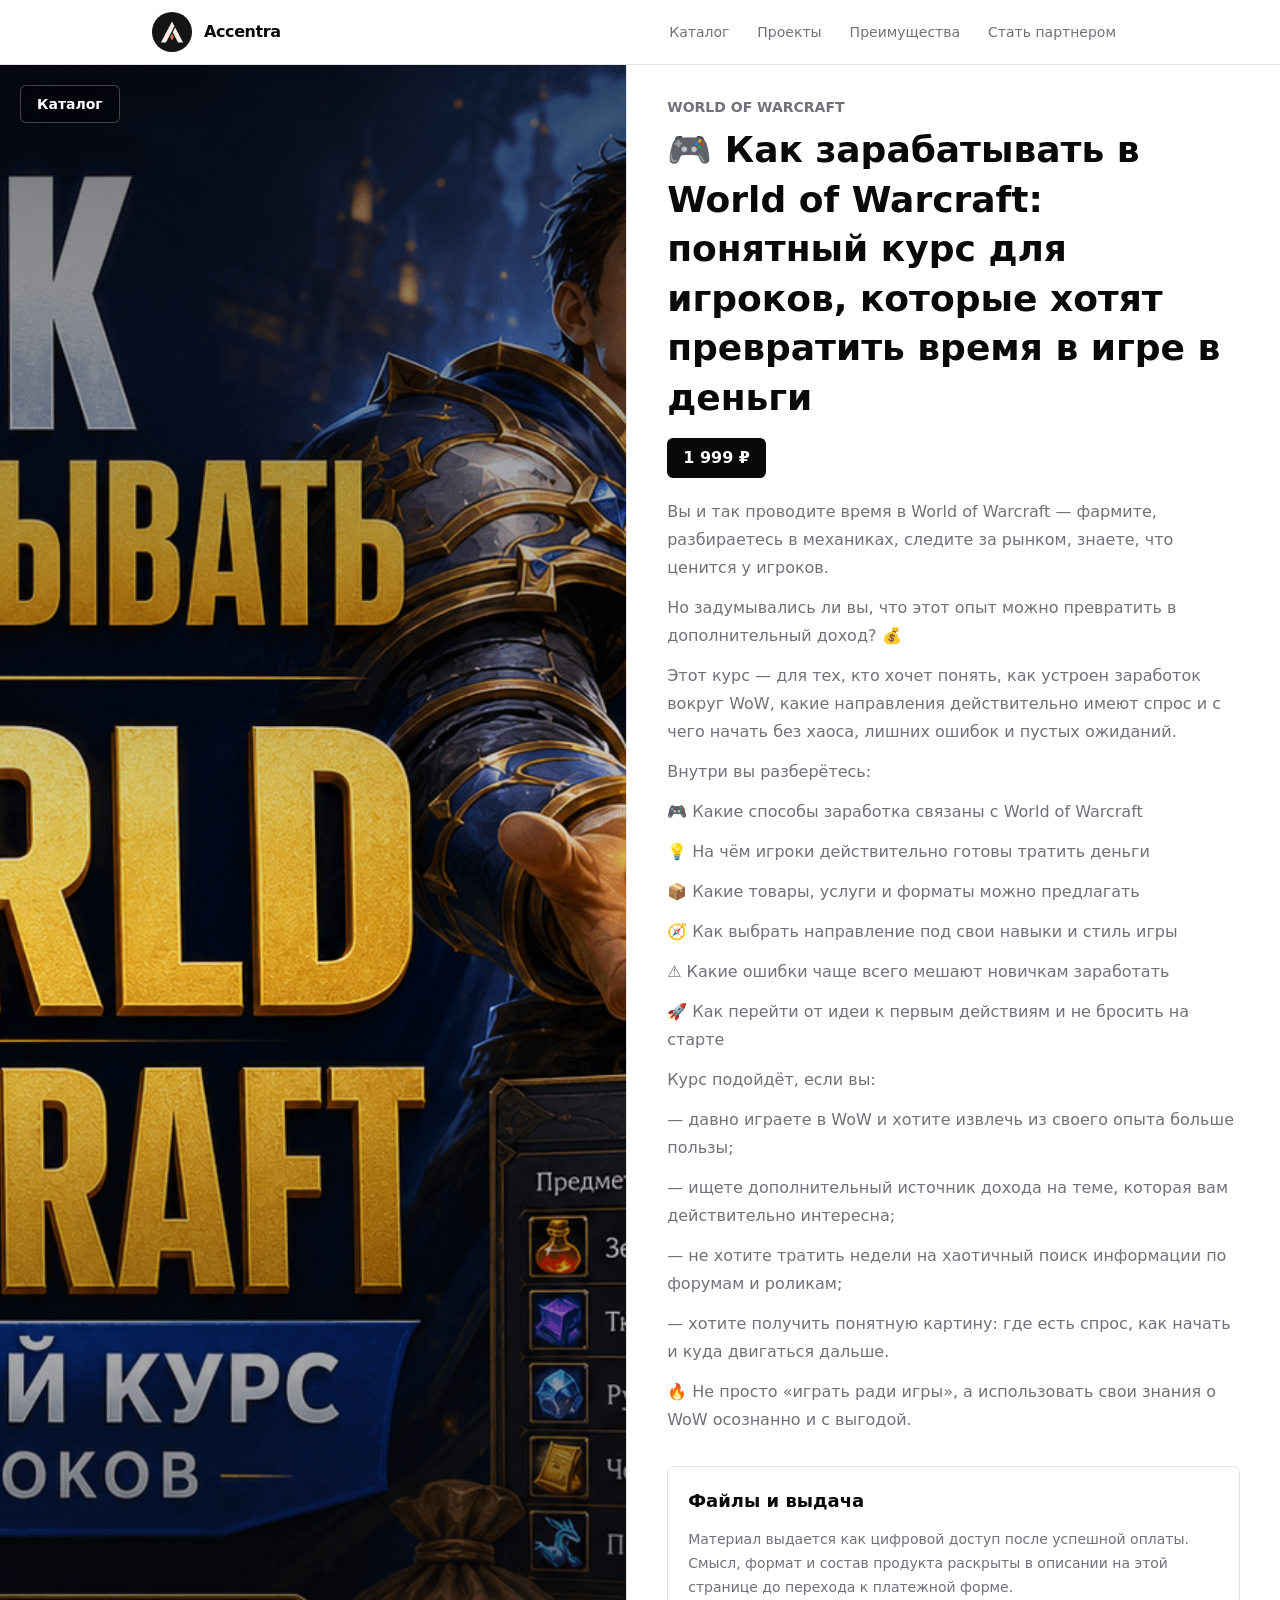
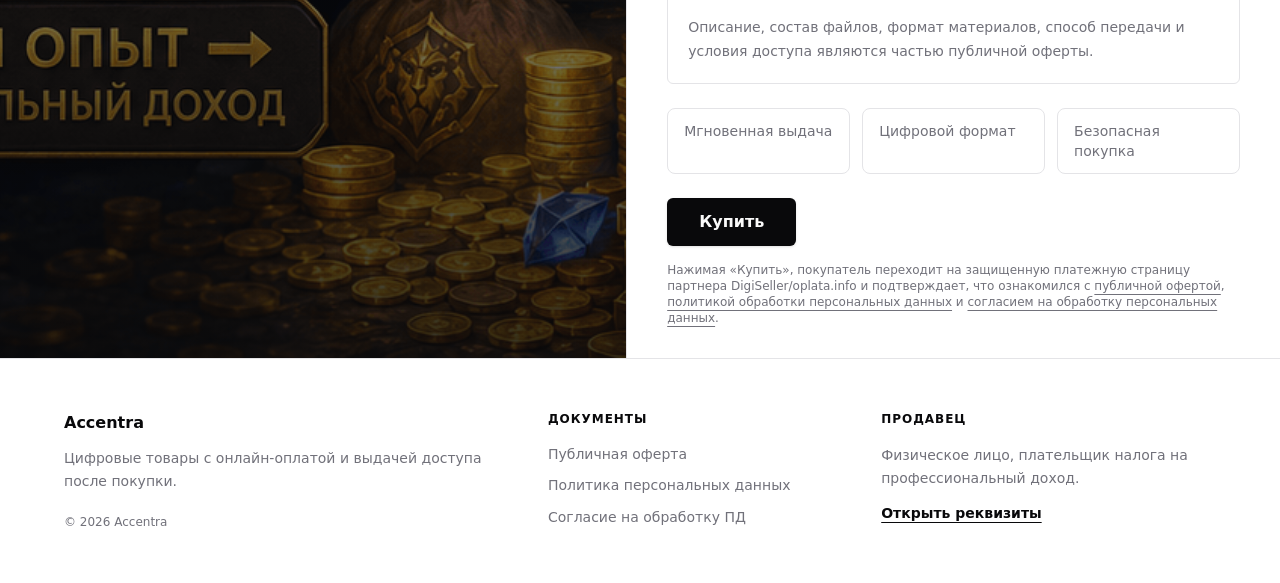
<file: products/8c2f8cf0-f976-4fdf-9dd5-a84a4e0d2ac6/index.html>
<!DOCTYPE html><html lang="ru"><head><meta charSet="utf-8"/><meta name="viewport" content="width=device-width, initial-scale=1"/><link rel="preload" href="/_next/static/media/GeistMonoVF-s.p.0ifhplp~93ddj.woff" as="font" crossorigin="" type="font/woff"/><link rel="preload" href="/_next/static/media/GeistVF-s.p.04dvp7dj03si8.woff" as="font" crossorigin="" type="font/woff"/><link rel="preload" as="image" href="/logo.svg"/><link rel="preload" as="image" href="/product-assets/8c2f8cf0-f976-4fdf-9dd5-a84a4e0d2ac6/cover.png"/><link rel="stylesheet" href="/_next/static/chunks/09fl7cdb2_9.c.css" data-precedence="next"/><link rel="preload" as="script" fetchPriority="low" href="/_next/static/chunks/0f0owxcr7u-a0.js"/><script src="/_next/static/chunks/112dvaudrp225.js" async=""></script><script src="/_next/static/chunks/05oajfgthr20x.js" async=""></script><script src="/_next/static/chunks/04qz88vwpw~-f.js" async=""></script><script src="/_next/static/chunks/turbopack-0~rp0sgmsz5p0.js" async=""></script><script src="/_next/static/chunks/0_ijson-k~qrg.js" async=""></script><script src="/_next/static/chunks/0wbzwy2rjw5me.js" async=""></script><script src="/_next/static/chunks/0kkpgdl9bye3f.js" async=""></script><meta name="next-size-adjust" content=""/><title>🎮 Как зарабатывать в World of Warcraft: понятный курс для игроков, которые хотят превратить время в игре в деньги — Accentra</title><meta name="description" content="Вы и так проводите время в World of Warcraft — фармите, разбираетесь в механиках, следите за рынком, знаете, что ценится у игроков.
Но задумывались ли вы, что этот опыт можно превратить в дополнительный доход? 💰

Этот курс — для тех, кто хочет понять, как устроен заработок вокруг WoW, какие направления действительно имеют спрос и с чего начать без хаоса, лишних ошибок и пустых ожиданий.

Внутри вы разберётесь:

🎮 Какие способы заработка связаны с World of Warcraft
💡 На чём игроки действительно готовы тратить деньги
📦 Какие товары, услуги и форматы можно предлагать
🧭 Как выбрать направление под свои навыки и стиль игры
⚠️ Какие ошибки чаще всего мешают новичкам заработать
🚀 Как перейти от идеи к первым действиям и не бросить на старте

Курс подойдёт, если вы:

— давно играете в WoW и хотите извлечь из своего опыта больше пользы;
— ищете дополнительный источник дохода на теме, которая вам действительно интересна;
— не хотите тратить недели на хаотичный поиск информации по форумам и роликам;
— хотите получить понятную картину: где есть спрос, как начать и куда двигаться дальше.

🔥 Не просто «играть ради игры», а использовать свои знания о WoW осознанно и с выгодой."/><meta name="yandex-verification" content="3810a843afc384e1"/><link rel="shortcut icon" href="/favicon.ico" type="image/x-icon"/><link rel="icon" href="/favicon.ico" type="image/x-icon" sizes="any"/><link rel="apple-touch-icon" href="/apple-touch-icon.png" type="image/png" sizes="180x180"/><script src="/_next/static/chunks/03~yq9q893hmn.js" noModule=""></script></head><body class="geistsans_d025f23b-module__btTCTG__variable geistmono_df95d851-module__CWPfka__variable min-h-dvh"><div hidden=""><!--$--><!--/$--></div><noscript><div><img src="https://mc.yandex.ru/watch/109227984" style="position:absolute;left:-9999px" alt=""/></div></noscript><div class="min-h-dvh bg-background"><header class="sticky top-0 z-50 border-b border-border bg-background/80 backdrop-blur-md"><div class="mx-auto flex h-16 max-w-5xl items-center justify-between gap-4 px-4 sm:px-6"><a href="/" class="flex items-center gap-3 font-semibold tracking-tight text-foreground" aria-label="Accentra — на главную"><img alt="" width="40" height="40" decoding="async" data-nimg="1" class="size-10 shrink-0 rounded-xl" style="color:transparent" src="/logo.svg"/><span>Accentra</span></a><button type="button" class="inline-flex h-10 w-10 items-center justify-center rounded-md border border-input bg-background text-foreground transition-colors hover:bg-accent hover:text-accent-foreground md:hidden" aria-label="Открыть меню" aria-expanded="false"><span class="text-xl leading-none">☰</span></button><nav class="hidden absolute left-4 right-4 top-16 flex-col rounded-lg border border-border bg-background p-2 text-sm font-medium text-muted-foreground shadow-md md:static md:flex md:flex-row md:items-center md:gap-1 md:rounded-none md:border-0 md:bg-transparent md:p-0 md:shadow-none"><a href="/products/" class="rounded-md px-3 py-2 transition-colors hover:bg-accent hover:text-accent-foreground">Каталог</a><a href="/projects/" class="rounded-md px-3 py-2 transition-colors hover:bg-accent hover:text-accent-foreground">Проекты</a><a href="/#features" class="rounded-md px-3 py-2 transition-colors hover:bg-accent hover:text-accent-foreground">Преимущества</a><a href="https://partners.accentra.ru/" target="_blank" rel="noreferrer" class="rounded-md px-3 py-2 transition-colors hover:bg-accent hover:text-accent-foreground">Стать партнером</a></nav></div></header><main><section class="grid min-h-[calc(100dvh-4rem)] lg:grid-cols-[0.98fr_1.02fr]"><div class="relative min-h-[46svh] overflow-hidden border-b border-border bg-muted lg:min-h-[calc(100dvh-4rem)] lg:border-b-0 lg:border-r"><img alt="🎮 Как зарабатывать в World of Warcraft: понятный курс для игроков, которые хотят превратить время в игре в деньги" decoding="async" data-nimg="fill" class="object-cover" style="position:absolute;height:100%;width:100%;left:0;top:0;right:0;bottom:0;color:transparent" src="/product-assets/8c2f8cf0-f976-4fdf-9dd5-a84a4e0d2ac6/cover.png"/><div class="absolute inset-0 bg-[linear-gradient(0deg,rgba(9,9,11,0.82),rgba(9,9,11,0.05)_52%,rgba(9,9,11,0.55))]"></div><a href="/products/" class="absolute left-5 top-5 rounded-md border border-white/25 bg-black/35 px-4 py-2 text-sm font-semibold text-white backdrop-blur transition hover:bg-black/50">Каталог</a></div><article class="flex items-center px-4 py-8 sm:px-8 lg:px-10"><div class="mx-auto max-w-2xl"><p class="text-sm font-semibold uppercase tracking-normal text-muted-foreground">World of Warcraft</p><h1 class="mt-2 text-2xl font-semibold leading-snug tracking-normal text-foreground sm:text-3xl lg:text-4xl">🎮 Как зарабатывать в World of Warcraft: понятный курс для игроков, которые хотят превратить время в игре в деньги</h1><div class="mt-4 inline-flex rounded-md bg-primary px-4 py-2 text-base font-semibold text-primary-foreground">1 999 ₽</div><div class="mt-5 space-y-3 text-base leading-7 text-muted-foreground"><p>Вы и так проводите время в World of Warcraft — фармите, разбираетесь в механиках, следите за рынком, знаете, что ценится у игроков.</p><p>Но задумывались ли вы, что этот опыт можно превратить в дополнительный доход? 💰</p><p>Этот курс — для тех, кто хочет понять, как устроен заработок вокруг WoW, какие направления действительно имеют спрос и с чего начать без хаоса, лишних ошибок и пустых ожиданий.</p><p>Внутри вы разберётесь:</p><p>🎮 Какие способы заработка связаны с World of Warcraft</p><p>💡 На чём игроки действительно готовы тратить деньги</p><p>📦 Какие товары, услуги и форматы можно предлагать</p><p>🧭 Как выбрать направление под свои навыки и стиль игры</p><p>⚠️ Какие ошибки чаще всего мешают новичкам заработать</p><p>🚀 Как перейти от идеи к первым действиям и не бросить на старте</p><p>Курс подойдёт, если вы:</p><p>— давно играете в WoW и хотите извлечь из своего опыта больше пользы;</p><p>— ищете дополнительный источник дохода на теме, которая вам действительно интересна;</p><p>— не хотите тратить недели на хаотичный поиск информации по форумам и роликам;</p><p>— хотите получить понятную картину: где есть спрос, как начать и куда двигаться дальше.</p><p>🔥 Не просто «играть ради игры», а использовать свои знания о WoW осознанно и с выгодой.</p></div><section class="mt-8 rounded-md border border-border bg-card p-5 text-card-foreground"><h2 class="text-lg font-semibold tracking-normal">Файлы и выдача</h2><p class="mt-3 text-sm leading-6 text-muted-foreground">Материал выдается как цифровой доступ после успешной оплаты. Смысл, формат и состав продукта раскрыты в описании на этой странице до перехода к платежной форме.</p><p class="mt-4 text-sm leading-6 text-muted-foreground">Описание, состав файлов, формат материалов, способ передачи и условия доступа являются частью публичной оферты.</p></section><div class="mt-6 grid gap-3 sm:grid-cols-3"><div class="rounded-lg border border-border bg-card px-4 py-3 text-sm text-muted-foreground">Мгновенная выдача</div><div class="rounded-lg border border-border bg-card px-4 py-3 text-sm text-muted-foreground">Цифровой формат</div><div class="rounded-lg border border-border bg-card px-4 py-3 text-sm text-muted-foreground">Безопасная покупка</div></div><div class="mt-6"><!--$!--><template data-dgst="BAILOUT_TO_CLIENT_SIDE_RENDERING"></template><span class="inline-flex min-h-12 items-center rounded-md border border-border bg-muted px-5 py-3 text-sm font-medium text-muted-foreground">Подготовка оплаты...</span><!--/$--><p class="mt-4 max-w-xl text-xs leading-5 text-muted-foreground">Нажимая «<!-- -->Купить<!-- -->», покупатель переходит на защищенную платежную страницу партнера DigiSeller/oplata.info и подтверждает, что ознакомился с<!-- --> <a class="underline underline-offset-4" href="https://accentra.ru/legal/offer/">публичной офертой</a>,<!-- --> <a class="underline underline-offset-4" href="https://accentra.ru/legal/privacy/">политикой обработки персональных данных</a> <!-- -->и<!-- --> <a class="underline underline-offset-4" href="https://accentra.ru/legal/personal-data-consent/">согласием на обработку персональных данных</a>.</p></div></div></article></section></main></div><!--$--><!--/$--><footer class="legal-footer border-t border-border bg-background text-sm text-muted-foreground "><style>
        .legal-footer {
          padding: 2.75rem 1rem;
        }

        .legal-footer__inner {
          display: grid;
          gap: 2rem;
          max-width: 72rem;
          margin: 0 auto;
        }

        .legal-footer__title {
          color: var(--foreground);
          font-size: 1rem;
          font-weight: 650;
          line-height: 1.5;
        }

        .legal-footer__text {
          max-width: 28rem;
          margin-top: 0.75rem;
          line-height: 1.65;
        }

        .legal-footer__meta {
          margin-top: 1.25rem;
          font-size: 0.75rem;
          line-height: 1.5;
        }

        .legal-footer__label {
          color: var(--foreground);
          font-size: 0.75rem;
          font-weight: 700;
          letter-spacing: 0.08em;
          line-height: 1.4;
          text-transform: uppercase;
        }

        .legal-footer__links {
          display: flex;
          flex-direction: column;
          align-items: flex-start;
          gap: 0.7rem;
          margin-top: 1rem;
        }

        .legal-footer__link {
          color: inherit;
          line-height: 1.45;
          text-decoration: none;
          transition: color 160ms ease;
        }

        .legal-footer__link:hover {
          color: var(--foreground);
        }

        .legal-footer__seller {
          margin-top: 1rem;
          line-height: 1.65;
        }

        .legal-footer__requisites {
          display: inline-flex;
          margin-top: 0.8rem;
          color: var(--foreground);
          font-weight: 600;
          text-decoration: underline;
          text-underline-offset: 4px;
          transition: color 160ms ease;
        }

        .legal-footer__requisites:hover {
          color: var(--muted-foreground);
        }

        @media (min-width: 768px) {
          .legal-footer {
            padding: 3.25rem 1.5rem;
          }

          .legal-footer__inner {
            grid-template-columns: minmax(0, 1.35fr) minmax(0, 0.9fr) minmax(0, 1fr);
            align-items: start;
          }
        }
      </style><div class="legal-footer__inner"><div><p class="legal-footer__title">Accentra</p><p class="legal-footer__text">Цифровые товары с онлайн-оплатой и выдачей доступа после покупки.</p><p class="legal-footer__meta">© <!-- -->2026<!-- --> <!-- -->Accentra</p></div><nav aria-label="Юридические документы"><p class="legal-footer__label">Документы</p><div class="legal-footer__links"><a href="https://accentra.ru/legal/offer/" class="legal-footer__link">Публичная оферта</a><a href="https://accentra.ru/legal/privacy/" class="legal-footer__link">Политика персональных данных</a><a href="https://accentra.ru/legal/personal-data-consent/" class="legal-footer__link">Согласие на обработку ПД</a></div></nav><div><p class="legal-footer__label">Продавец</p><p class="legal-footer__seller">Физическое лицо, плательщик налога на профессиональный доход.</p><a href="https://accentra.ru/contacts/" class="legal-footer__requisites">Открыть реквизиты</a></div></div></footer><script src="/_next/static/chunks/0f0owxcr7u-a0.js" id="_R_" async=""></script><script>(self.__next_f=self.__next_f||[]).push([0])</script><script>self.__next_f.push([1,"1:\"$Sreact.fragment\"\n2:I[10536,[\"/_next/static/chunks/0_ijson-k~qrg.js\",\"/_next/static/chunks/0wbzwy2rjw5me.js\"],\"YandexMetrika\"]\n3:I[98425,[\"/_next/static/chunks/0_ijson-k~qrg.js\",\"/_next/static/chunks/0wbzwy2rjw5me.js\"],\"default\"]\n4:I[84635,[\"/_next/static/chunks/0_ijson-k~qrg.js\",\"/_next/static/chunks/0wbzwy2rjw5me.js\"],\"default\"]\nc:I[57531,[\"/_next/static/chunks/0_ijson-k~qrg.js\",\"/_next/static/chunks/0wbzwy2rjw5me.js\"],\"default\",1]\n:HL[\"/_next/static/chunks/09fl7cdb2_9.c.css\",\"style\"]\n:HL[\"/_next/static/media/GeistMonoVF-s.p.0ifhplp~93ddj.woff\",\"font\",{\"crossOrigin\":\"\",\"type\":\"font/woff\"}]\n:HL[\"/_next/static/media/GeistVF-s.p.04dvp7dj03si8.woff\",\"font\",{\"crossOrigin\":\"\",\"type\":\"font/woff\"}]\n5:T820,"])</script><script>self.__next_f.push([1,"\n        .legal-footer {\n          padding: 2.75rem 1rem;\n        }\n\n        .legal-footer__inner {\n          display: grid;\n          gap: 2rem;\n          max-width: 72rem;\n          margin: 0 auto;\n        }\n\n        .legal-footer__title {\n          color: var(--foreground);\n          font-size: 1rem;\n          font-weight: 650;\n          line-height: 1.5;\n        }\n\n        .legal-footer__text {\n          max-width: 28rem;\n          margin-top: 0.75rem;\n          line-height: 1.65;\n        }\n\n        .legal-footer__meta {\n          margin-top: 1.25rem;\n          font-size: 0.75rem;\n          line-height: 1.5;\n        }\n\n        .legal-footer__label {\n          color: var(--foreground);\n          font-size: 0.75rem;\n          font-weight: 700;\n          letter-spacing: 0.08em;\n          line-height: 1.4;\n          text-transform: uppercase;\n        }\n\n        .legal-footer__links {\n          display: flex;\n          flex-direction: column;\n          align-items: flex-start;\n          gap: 0.7rem;\n          margin-top: 1rem;\n        }\n\n        .legal-footer__link {\n          color: inherit;\n          line-height: 1.45;\n          text-decoration: none;\n          transition: color 160ms ease;\n        }\n\n        .legal-footer__link:hover {\n          color: var(--foreground);\n        }\n\n        .legal-footer__seller {\n          margin-top: 1rem;\n          line-height: 1.65;\n        }\n\n        .legal-footer__requisites {\n          display: inline-flex;\n          margin-top: 0.8rem;\n          color: var(--foreground);\n          font-weight: 600;\n          text-decoration: underline;\n          text-underline-offset: 4px;\n          transition: color 160ms ease;\n        }\n\n        .legal-footer__requisites:hover {\n          color: var(--muted-foreground);\n        }\n\n        @media (min-width: 768px) {\n          .legal-footer {\n            padding: 3.25rem 1.5rem;\n          }\n\n          .legal-footer__inner {\n            grid-template-columns: minmax(0, 1.35fr) minmax(0, 0.9fr) minmax(0, 1fr);\n            align-items: start;\n          }\n        }\n      "])</script><script>self.__next_f.push([1,"0:{\"P\":null,\"c\":[\"\",\"products\",\"8c2f8cf0-f976-4fdf-9dd5-a84a4e0d2ac6\",\"\"],\"q\":\"\",\"i\":false,\"f\":[[[\"\",{\"children\":[\"products\",{\"children\":[[\"productId\",\"8c2f8cf0-f976-4fdf-9dd5-a84a4e0d2ac6\",\"d\",null],{\"children\":[\"__PAGE__\",{}]}]}]},\"$undefined\",\"$undefined\",16],[[\"$\",\"$1\",\"c\",{\"children\":[[[\"$\",\"link\",\"0\",{\"rel\":\"stylesheet\",\"href\":\"/_next/static/chunks/09fl7cdb2_9.c.css\",\"precedence\":\"next\",\"crossOrigin\":\"$undefined\",\"nonce\":\"$undefined\"}],[\"$\",\"script\",\"script-0\",{\"src\":\"/_next/static/chunks/0_ijson-k~qrg.js\",\"async\":true,\"nonce\":\"$undefined\"}],[\"$\",\"script\",\"script-1\",{\"src\":\"/_next/static/chunks/0wbzwy2rjw5me.js\",\"async\":true,\"nonce\":\"$undefined\"}]],[\"$\",\"html\",null,{\"lang\":\"ru\",\"children\":[\"$\",\"body\",null,{\"className\":\"geistsans_d025f23b-module__btTCTG__variable geistmono_df95d851-module__CWPfka__variable min-h-dvh\",\"children\":[[\"$\",\"$L2\",null,{}],[\"$\",\"$L3\",null,{\"parallelRouterKey\":\"children\",\"error\":\"$undefined\",\"errorStyles\":\"$undefined\",\"errorScripts\":\"$undefined\",\"template\":[\"$\",\"$L4\",null,{}],\"templateStyles\":\"$undefined\",\"templateScripts\":\"$undefined\",\"notFound\":[[[\"$\",\"title\",null,{\"children\":\"404: This page could not be found.\"}],[\"$\",\"div\",null,{\"style\":{\"fontFamily\":\"system-ui,\\\"Segoe UI\\\",Roboto,Helvetica,Arial,sans-serif,\\\"Apple Color Emoji\\\",\\\"Segoe UI Emoji\\\"\",\"height\":\"100vh\",\"textAlign\":\"center\",\"display\":\"flex\",\"flexDirection\":\"column\",\"alignItems\":\"center\",\"justifyContent\":\"center\"},\"children\":[\"$\",\"div\",null,{\"children\":[[\"$\",\"style\",null,{\"dangerouslySetInnerHTML\":{\"__html\":\"body{color:#000;background:#fff;margin:0}.next-error-h1{border-right:1px solid rgba(0,0,0,.3)}@media (prefers-color-scheme:dark){body{color:#fff;background:#000}.next-error-h1{border-right:1px solid rgba(255,255,255,.3)}}\"}}],[\"$\",\"h1\",null,{\"className\":\"next-error-h1\",\"style\":{\"display\":\"inline-block\",\"margin\":\"0 20px 0 0\",\"padding\":\"0 23px 0 0\",\"fontSize\":24,\"fontWeight\":500,\"verticalAlign\":\"top\",\"lineHeight\":\"49px\"},\"children\":404}],[\"$\",\"div\",null,{\"style\":{\"display\":\"inline-block\"},\"children\":[\"$\",\"h2\",null,{\"style\":{\"fontSize\":14,\"fontWeight\":400,\"lineHeight\":\"49px\",\"margin\":0},\"children\":\"This page could not be found.\"}]}]]}]}]],[]],\"forbidden\":\"$undefined\",\"unauthorized\":\"$undefined\"}],[\"$\",\"footer\",null,{\"className\":\"legal-footer border-t border-border bg-background text-sm text-muted-foreground \",\"children\":[[\"$\",\"style\",null,{\"children\":\"$5\"}],\"$L6\"]}]]}]}]]}],{\"children\":[\"$L7\",{\"children\":[\"$L8\",{\"children\":[\"$L9\",{},null,false,null]},null,false,\"$@a\"]},null,false,\"$@a\"]},null,false,null],\"$Lb\",false]],\"m\":\"$undefined\",\"G\":[\"$c\",[\"$Ld\"]],\"S\":true,\"h\":null,\"s\":\"$undefined\",\"l\":\"$undefined\",\"p\":\"$undefined\",\"d\":\"$undefined\",\"b\":\"RW8hOhac6cJbdOJ9MrkIf\"}\n"])</script><script>self.__next_f.push([1,"f:I[38120,[\"/_next/static/chunks/0_ijson-k~qrg.js\",\"/_next/static/chunks/0wbzwy2rjw5me.js\"],\"OutletBoundary\"]\n10:\"$Sreact.suspense\"\n13:I[38120,[\"/_next/static/chunks/0_ijson-k~qrg.js\",\"/_next/static/chunks/0wbzwy2rjw5me.js\"],\"ViewportBoundary\"]\n15:I[38120,[\"/_next/static/chunks/0_ijson-k~qrg.js\",\"/_next/static/chunks/0wbzwy2rjw5me.js\"],\"MetadataBoundary\"]\n"])</script><script>self.__next_f.push([1,"6:[\"$\",\"div\",null,{\"className\":\"legal-footer__inner\",\"children\":[[\"$\",\"div\",null,{\"children\":[[\"$\",\"p\",null,{\"className\":\"legal-footer__title\",\"children\":\"Accentra\"}],[\"$\",\"p\",null,{\"className\":\"legal-footer__text\",\"children\":\"Цифровые товары с онлайн-оплатой и выдачей доступа после покупки.\"}],[\"$\",\"p\",null,{\"className\":\"legal-footer__meta\",\"children\":[\"© \",2026,\" \",\"Accentra\"]}]]}],[\"$\",\"nav\",null,{\"aria-label\":\"Юридические документы\",\"children\":[[\"$\",\"p\",null,{\"className\":\"legal-footer__label\",\"children\":\"Документы\"}],[\"$\",\"div\",null,{\"className\":\"legal-footer__links\",\"children\":[[\"$\",\"a\",\"/legal/offer/\",{\"href\":\"https://accentra.ru/legal/offer/\",\"target\":\"$undefined\",\"rel\":\"$undefined\",\"className\":\"legal-footer__link\",\"children\":\"Публичная оферта\"}],[\"$\",\"a\",\"/legal/privacy/\",{\"href\":\"https://accentra.ru/legal/privacy/\",\"target\":\"$undefined\",\"rel\":\"$undefined\",\"className\":\"legal-footer__link\",\"children\":\"Политика персональных данных\"}],[\"$\",\"a\",\"/legal/personal-data-consent/\",{\"href\":\"https://accentra.ru/legal/personal-data-consent/\",\"target\":\"$undefined\",\"rel\":\"$undefined\",\"className\":\"legal-footer__link\",\"children\":\"Согласие на обработку ПД\"}]]}]]}],[\"$\",\"div\",null,{\"children\":[[\"$\",\"p\",null,{\"className\":\"legal-footer__label\",\"children\":\"Продавец\"}],[\"$\",\"p\",null,{\"className\":\"legal-footer__seller\",\"children\":\"Физическое лицо, плательщик налога на профессиональный доход.\"}],[\"$\",\"a\",null,{\"href\":\"https://accentra.ru/contacts/\",\"target\":\"$undefined\",\"rel\":\"$undefined\",\"className\":\"legal-footer__requisites\",\"children\":\"Открыть реквизиты\"}]]}]]}]\n"])</script><script>self.__next_f.push([1,"7:[\"$\",\"$1\",\"c\",{\"children\":[null,[\"$\",\"$L3\",null,{\"parallelRouterKey\":\"children\",\"error\":\"$undefined\",\"errorStyles\":\"$undefined\",\"errorScripts\":\"$undefined\",\"template\":[\"$\",\"$L4\",null,{}],\"templateStyles\":\"$undefined\",\"templateScripts\":\"$undefined\",\"notFound\":\"$undefined\",\"forbidden\":\"$undefined\",\"unauthorized\":\"$undefined\"}]]}]\n8:[\"$\",\"$1\",\"c\",{\"children\":[null,[\"$\",\"$L3\",null,{\"parallelRouterKey\":\"children\",\"error\":\"$undefined\",\"errorStyles\":\"$undefined\",\"errorScripts\":\"$undefined\",\"template\":[\"$\",\"$L4\",null,{}],\"templateStyles\":\"$undefined\",\"templateScripts\":\"$undefined\",\"notFound\":\"$undefined\",\"forbidden\":\"$undefined\",\"unauthorized\":\"$undefined\"}]]}]\n9:[\"$\",\"$1\",\"c\",{\"children\":[\"$Le\",[[\"$\",\"script\",\"script-0\",{\"src\":\"/_next/static/chunks/0kkpgdl9bye3f.js\",\"async\":true,\"nonce\":\"$undefined\"}]],[\"$\",\"$Lf\",null,{\"children\":[\"$\",\"$10\",null,{\"name\":\"Next.MetadataOutlet\",\"children\":\"$@11\"}]}]]}]\n12:[]\na:\"$W12\"\nb:[\"$\",\"$1\",\"h\",{\"children\":[null,[\"$\",\"$L13\",null,{\"children\":\"$L14\"}],[\"$\",\"div\",null,{\"hidden\":true,\"children\":[\"$\",\"$L15\",null,{\"children\":[\"$\",\"$10\",null,{\"name\":\"Next.Metadata\",\"children\":\"$L16\"}]}]}],[\"$\",\"meta\",null,{\"name\":\"next-size-adjust\",\"content\":\"\"}]]}]\nd:[\"$\",\"link\",\"0\",{\"rel\":\"stylesheet\",\"href\":\"/_next/static/chunks/09fl7cdb2_9.c.css\",\"precedence\":\"next\",\"crossOrigin\":\"$undefined\",\"nonce\":\"$undefined\"}]\n"])</script><script>self.__next_f.push([1,"14:[[\"$\",\"meta\",\"0\",{\"charSet\":\"utf-8\"}],[\"$\",\"meta\",\"1\",{\"name\":\"viewport\",\"content\":\"width=device-width, initial-scale=1\"}]]\n"])</script><script>self.__next_f.push([1,"17:I[20626,[\"/_next/static/chunks/0_ijson-k~qrg.js\",\"/_next/static/chunks/0wbzwy2rjw5me.js\",\"/_next/static/chunks/0kkpgdl9bye3f.js\"],\"Header\"]\n18:I[90844,[\"/_next/static/chunks/0_ijson-k~qrg.js\",\"/_next/static/chunks/0wbzwy2rjw5me.js\",\"/_next/static/chunks/0kkpgdl9bye3f.js\"],\"Image\"]\n22:I[50756,[\"/_next/static/chunks/0_ijson-k~qrg.js\",\"/_next/static/chunks/0wbzwy2rjw5me.js\"],\"IconMark\"]\n"])</script><script>self.__next_f.push([1,"e:[\"$\",\"div\",null,{\"className\":\"min-h-dvh bg-background\",\"children\":[[\"$\",\"$L17\",null,{}],[\"$\",\"main\",null,{\"children\":[\"$\",\"section\",null,{\"className\":\"grid min-h-[calc(100dvh-4rem)] lg:grid-cols-[0.98fr_1.02fr]\",\"children\":[[\"$\",\"div\",null,{\"className\":\"relative min-h-[46svh] overflow-hidden border-b border-border bg-muted lg:min-h-[calc(100dvh-4rem)] lg:border-b-0 lg:border-r\",\"children\":[[\"$\",\"$L18\",null,{\"src\":\"/product-assets/8c2f8cf0-f976-4fdf-9dd5-a84a4e0d2ac6/cover.png\",\"alt\":\"🎮 Как зарабатывать в World of Warcraft: понятный курс для игроков, которые хотят превратить время в игре в деньги\",\"fill\":true,\"priority\":true,\"className\":\"object-cover\",\"sizes\":\"(min-width: 1024px) 50vw, 100vw\"}],[\"$\",\"div\",null,{\"className\":\"absolute inset-0 bg-[linear-gradient(0deg,rgba(9,9,11,0.82),rgba(9,9,11,0.05)_52%,rgba(9,9,11,0.55))]\"}],[\"$\",\"a\",null,{\"href\":\"/products/\",\"className\":\"absolute left-5 top-5 rounded-md border border-white/25 bg-black/35 px-4 py-2 text-sm font-semibold text-white backdrop-blur transition hover:bg-black/50\",\"children\":\"Каталог\"}]]}],[\"$\",\"article\",null,{\"className\":\"flex items-center px-4 py-8 sm:px-8 lg:px-10\",\"children\":[\"$\",\"div\",null,{\"className\":\"mx-auto max-w-2xl\",\"children\":[[\"$\",\"p\",null,{\"className\":\"text-sm font-semibold uppercase tracking-normal text-muted-foreground\",\"children\":\"World of Warcraft\"}],[\"$\",\"h1\",null,{\"className\":\"mt-2 text-2xl font-semibold leading-snug tracking-normal text-foreground sm:text-3xl lg:text-4xl\",\"children\":\"🎮 Как зарабатывать в World of Warcraft: понятный курс для игроков, которые хотят превратить время в игре в деньги\"}],[\"$\",\"div\",null,{\"className\":\"mt-4 inline-flex rounded-md bg-primary px-4 py-2 text-base font-semibold text-primary-foreground\",\"children\":\"1 999 ₽\"}],[\"$\",\"div\",null,{\"className\":\"mt-5 space-y-3 text-base leading-7 text-muted-foreground\",\"children\":[[\"$\",\"p\",\"Вы и так проводите время в World of Warcraft — фармите, разбираетесь в механиках, следите за рынком, знаете, что ценится у игроков.\",{\"children\":\"Вы и так проводите время в World of Warcraft — фармите, разбираетесь в механиках, следите за рынком, знаете, что ценится у игроков.\"}],[\"$\",\"p\",\"Но задумывались ли вы, что этот опыт можно превратить в дополнительный доход? 💰\",{\"children\":\"Но задумывались ли вы, что этот опыт можно превратить в дополнительный доход? 💰\"}],[\"$\",\"p\",\"Этот курс — для тех, кто хочет понять, как устроен заработок вокруг WoW, какие направления действительно имеют спрос и с чего начать без хаоса, лишних ошибок и пустых ожиданий.\",{\"children\":\"Этот курс — для тех, кто хочет понять, как устроен заработок вокруг WoW, какие направления действительно имеют спрос и с чего начать без хаоса, лишних ошибок и пустых ожиданий.\"}],[\"$\",\"p\",\"Внутри вы разберётесь:\",{\"children\":\"Внутри вы разберётесь:\"}],[\"$\",\"p\",\"🎮 Какие способы заработка связаны с World of Warcraft\",{\"children\":\"🎮 Какие способы заработка связаны с World of Warcraft\"}],[\"$\",\"p\",\"💡 На чём игроки действительно готовы тратить деньги\",{\"children\":\"💡 На чём игроки действительно готовы тратить деньги\"}],[\"$\",\"p\",\"📦 Какие товары, услуги и форматы можно предлагать\",{\"children\":\"📦 Какие товары, услуги и форматы можно предлагать\"}],[\"$\",\"p\",\"🧭 Как выбрать направление под свои навыки и стиль игры\",{\"children\":\"🧭 Как выбрать направление под свои навыки и стиль игры\"}],[\"$\",\"p\",\"⚠️ Какие ошибки чаще всего мешают новичкам заработать\",{\"children\":\"⚠️ Какие ошибки чаще всего мешают новичкам заработать\"}],[\"$\",\"p\",\"🚀 Как перейти от идеи к первым действиям и не бросить на старте\",{\"children\":\"🚀 Как перейти от идеи к первым действиям и не бросить на старте\"}],[\"$\",\"p\",\"Курс подойдёт, если вы:\",{\"children\":\"Курс подойдёт, если вы:\"}],\"$L19\",\"$L1a\",\"$L1b\",\"$L1c\",\"$L1d\"]}],\"$L1e\",\"$L1f\",\"$L20\"]}]}]]}]}]]}]\n"])</script><script>self.__next_f.push([1,"11:null\n21:T847,Вы и так проводите время в World of Warcraft — фармите, разбираетесь в механиках, следите за рынком, знаете, что ценится у игроков.\nНо задумывались ли вы, что этот опыт можно превратить в дополнительный доход? 💰\n\nЭтот курс — для тех, кто хочет понять, как устроен заработок вокруг WoW, какие направления действительно имеют спрос и с чего начать без хаоса, лишних ошибок и пустых ожиданий.\n\nВнутри вы разберётесь:\n\n🎮 Какие способы заработка связаны с World of Warcraft\n💡 На чём игроки действительно готовы тратить деньги\n📦 Какие товары, услуги и форматы можно предлагать\n🧭 Как выбрать направление под свои навыки и стиль игры\n⚠️ Какие ошибки чаще всего мешают новичкам заработать\n🚀 Как перейти от идеи к первым действиям и не бросить на старте\n\nКурс подойдёт, если вы:\n\n— давно играете в WoW и хотите извлечь из своего опыта больше пользы;\n— ищете дополнительный источник дохода на теме, которая вам действительно интересна;\n— не хотите тратить недели на хаотичный поиск информации по форумам и роликам;\n— хотите получить понятную картину: где есть спрос, как начать и куда двигаться дальше.\n\n🔥 Не просто «играть ради игры», а использовать свои знания о WoW осознанно и с выгодой.16:[[\"$\",\"title\",\"0\",{\"children\":\"🎮 Как зарабатывать в World of Warcraft: понятный курс для игроков, которые хотят превратить время в игре в деньги — Accentra\"}],[\"$\",\"meta\",\"1\",{\"name\":\"description\",\"content\":\"$21\"}],[\"$\",\"meta\",\"2\",{\"name\":\"yandex-verification\",\"content\":\"3810a843afc384e1\"}],[\"$\",\"link\",\"3\",{\"rel\":\"shortcut icon\",\"href\":\"/favicon.ico\",\"type\":\"image/x-icon\"}],[\"$\",\"link\",\"4\",{\"rel\":\"icon\",\"href\":\"/favicon.ico\",\"type\":\"image/x-icon\",\"sizes\":\"any\"}],[\"$\",\"link\",\"5\",{\"rel\":\"apple-touch-icon\",\"href\":\"/apple-touch-icon.png\",\"type\":\"image/png\",\"sizes\":\"180x180\"}],[\"$\",\"$L22\",\"6\",{}]]\n"])</script><script>self.__next_f.push([1,"23:I[84555,[\"/_next/static/chunks/0_ijson-k~qrg.js\",\"/_next/static/chunks/0wbzwy2rjw5me.js\",\"/_next/static/chunks/0kkpgdl9bye3f.js\"],\"ProductPurchaseForm\"]\n19:[\"$\",\"p\",\"— давно играете в WoW и хотите извлечь из своего опыта больше пользы;\",{\"children\":\"— давно играете в WoW и хотите извлечь из своего опыта больше пользы;\"}]\n1a:[\"$\",\"p\",\"— ищете дополнительный источник дохода на теме, которая вам действительно интересна;\",{\"children\":\"— ищете дополнительный источник дохода на теме, которая вам действительно интересна;\"}]\n1b:[\"$\",\"p\",\"— не хотите тратить недели на хаотичный поиск информации по форумам и роликам;\",{\"children\":\"— не хотите тратить недели на хаотичный поиск информации по форумам и роликам;\"}]\n1c:[\"$\",\"p\",\"— хотите получить понятную картину: где есть спрос, как начать и куда двигаться дальше.\",{\"children\":\"— хотите получить понятную картину: где есть спрос, как начать и куда двигаться дальше.\"}]\n1d:[\"$\",\"p\",\"🔥 Не просто «играть ради игры», а использовать свои знания о WoW осознанно и с выгодой.\",{\"children\":\"🔥 Не просто «играть ради игры», а использовать свои знания о WoW осознанно и с выгодой.\"}]\n1e:[\"$\",\"section\",null,{\"className\":\"mt-8 rounded-md border border-border bg-card p-5 text-card-foreground\",\"children\":[[\"$\",\"h2\",null,{\"className\":\"text-lg font-semibold tracking-normal\",\"children\":\"Файлы и выдача\"}],[\"$\",\"p\",null,{\"className\":\"mt-3 text-sm leading-6 text-muted-foreground\",\"children\":\"Материал выдается как цифровой доступ после успешной оплаты. Смысл, формат и состав продукта раскрыты в описании на этой странице до перехода к платежной форме.\"}],[\"$\",\"p\",null,{\"className\":\"mt-4 text-sm leading-6 text-muted-foreground\",\"children\":\"Описание, состав файлов, формат материалов, способ передачи и условия доступа являются частью публичной оферты.\"}]]}]\n1f:[\"$\",\"div\",null,{\"className\":\"mt-6 grid gap-3 sm:grid-cols-3\",\"children\":[[\"$\",\"div\",\"Мгновенная выдача\",{\"className\":\"rounded-lg border border-border bg-card px-4 py-3 text-sm text-muted-foreground\",\"children\":\"Мгновенная выдача\"}],[\"$\",\"div\",\"Цифровой формат\",{\"className\":\"rounded-lg border border-border bg-card px-4 py-3 text-sm text-muted-foreground\",\"children\":\"Цифровой формат\"}],[\"$\",\"div\",\"Безопасная покупка\",{\"className\":\"rounded-lg border border-border bg-card px-4 py-3 text-sm text-muted-foreground\",\"children\":\"Безопасная покупка\"}]]}]\n20:[\"$\",\"div\",null,{\"className\":\"mt-6\",\"children\":[[\"$\",\"$10\",null,{\"fallback\":[\"$\",\"span\",null,{\"className\":\"inline-flex min-h-12 items-center rounded-md border border-border bg-muted px-5 py-3 text-sm font-medium text-muted-foreground\",\"children\":\"Подготовка оплаты...\"}],\"children\":[\"$\",\"$L23\",null,{\"buyUrl\":\"https://oplata.info/asp2/pay.asp?id_d=5888704\u0026lang=ru-RU\u0026typecurr=RUB\",\"productId\":\"8c2f8cf0-f976-4fdf-9dd5-a84a4e0d2ac6\",\"productName\":\"🎮 Как зарабатывать в World of Warcraft: понятный курс для игроков, которые хотят превратить время в игре в деньги\"}]}],[\"$\",\"p\",null,{\"className\":\"mt-4 max-w-xl text-xs leading-5 text-muted-foreg"])</script><script>self.__next_f.push([1,"round\",\"children\":[\"Нажимая «\",\"Купить\",\"», покупатель переходит на защищенную платежную страницу партнера DigiSeller/oplata.info и подтверждает, что ознакомился с\",\" \",[\"$\",\"a\",null,{\"className\":\"underline underline-offset-4\",\"href\":\"https://accentra.ru/legal/offer/\",\"children\":\"публичной офертой\"}],\",\",\" \",[\"$\",\"a\",null,{\"className\":\"underline underline-offset-4\",\"href\":\"https://accentra.ru/legal/privacy/\",\"children\":\"политикой обработки персональных данных\"}],\" \",\"и\",\" \",[\"$\",\"a\",null,{\"className\":\"underline underline-offset-4\",\"href\":\"https://accentra.ru/legal/personal-data-consent/\",\"children\":\"согласием на обработку персональных данных\"}],\".\"]}]]}]\n"])</script></body></html>
</file>
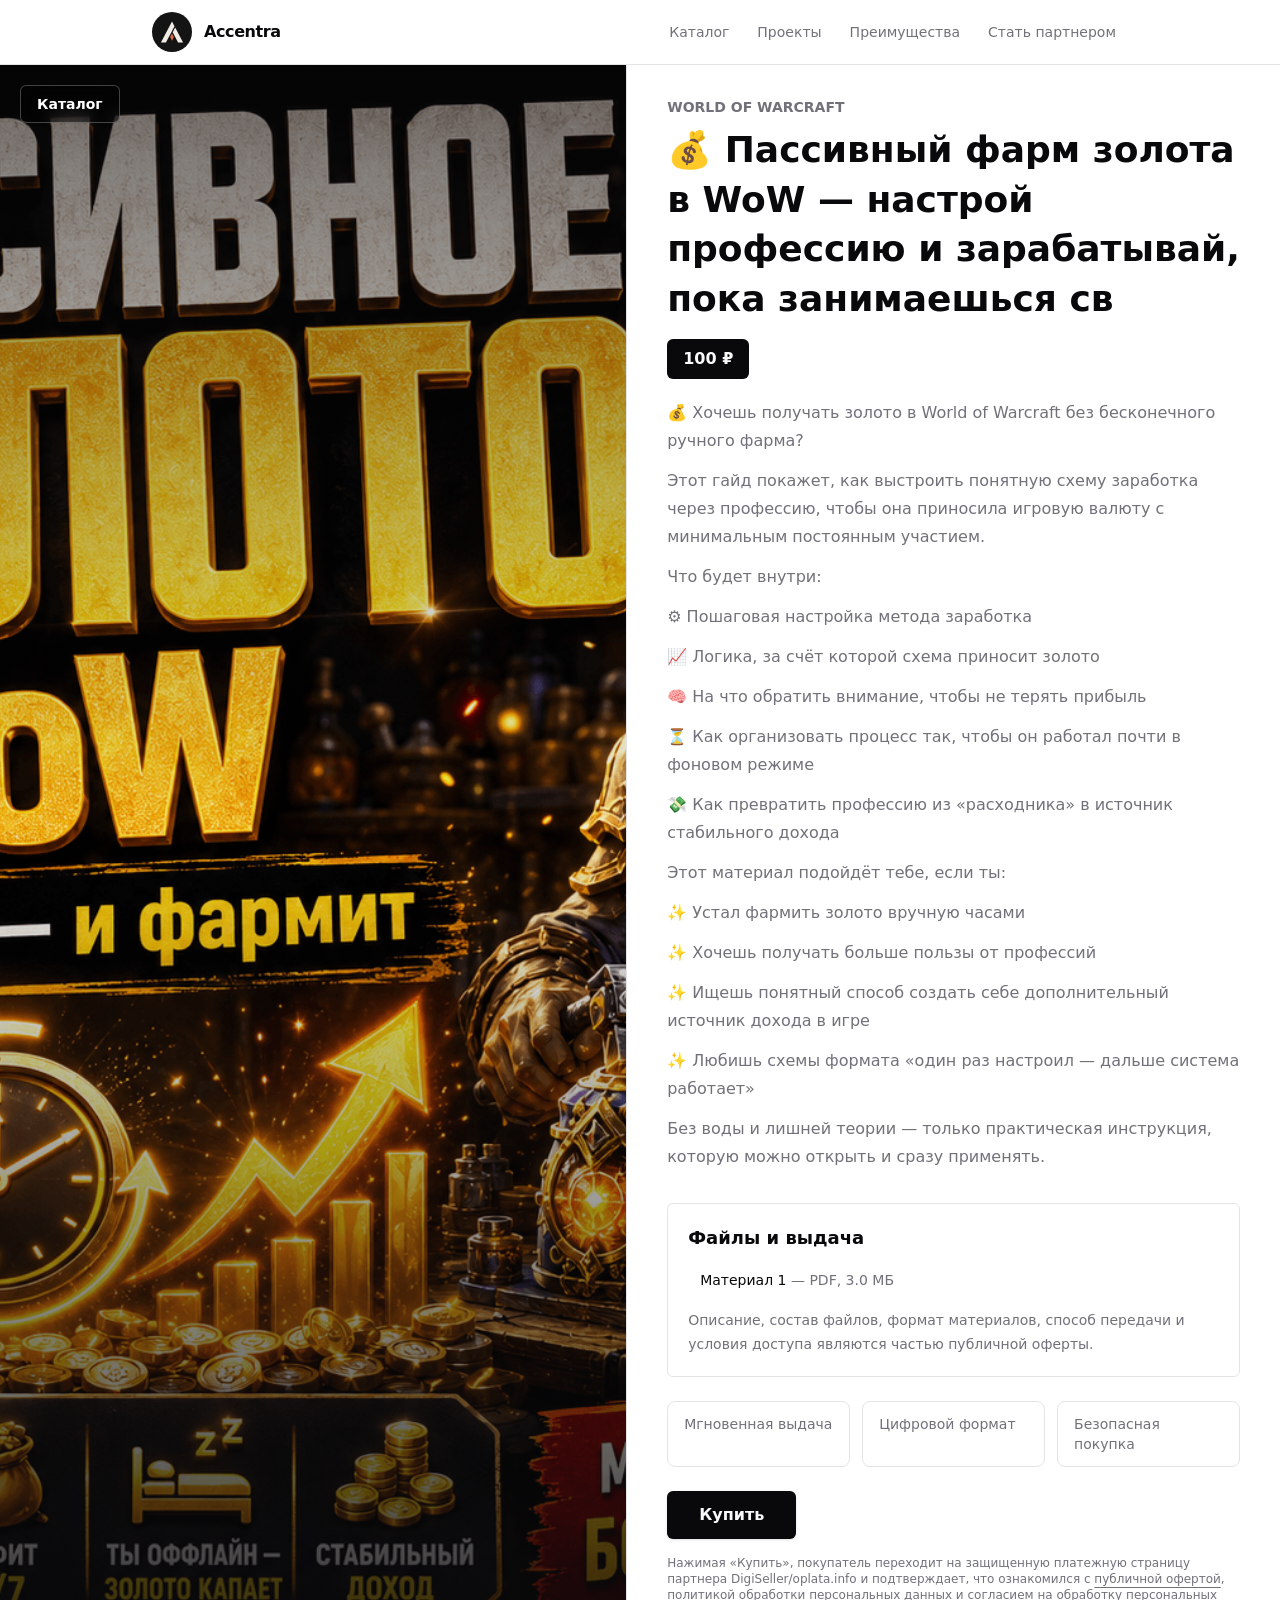
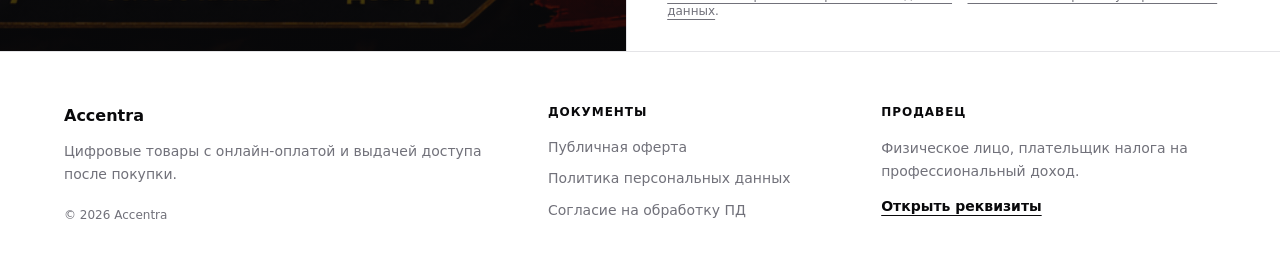
<file: products/ee7bdcdb-d550-4432-8865-7f6fb3a1a3c7/index.html>
<!DOCTYPE html><html lang="ru"><head><meta charSet="utf-8"/><meta name="viewport" content="width=device-width, initial-scale=1"/><link rel="preload" href="/_next/static/media/GeistMonoVF-s.p.0ifhplp~93ddj.woff" as="font" crossorigin="" type="font/woff"/><link rel="preload" href="/_next/static/media/GeistVF-s.p.04dvp7dj03si8.woff" as="font" crossorigin="" type="font/woff"/><link rel="preload" as="image" href="/logo.svg"/><link rel="preload" as="image" href="/product-assets/ee7bdcdb-d550-4432-8865-7f6fb3a1a3c7/cover.png"/><link rel="stylesheet" href="/_next/static/chunks/09fl7cdb2_9.c.css" data-precedence="next"/><link rel="preload" as="script" fetchPriority="low" href="/_next/static/chunks/0f0owxcr7u-a0.js"/><script src="/_next/static/chunks/112dvaudrp225.js" async=""></script><script src="/_next/static/chunks/05oajfgthr20x.js" async=""></script><script src="/_next/static/chunks/04qz88vwpw~-f.js" async=""></script><script src="/_next/static/chunks/turbopack-0~rp0sgmsz5p0.js" async=""></script><script src="/_next/static/chunks/0_ijson-k~qrg.js" async=""></script><script src="/_next/static/chunks/0wbzwy2rjw5me.js" async=""></script><script src="/_next/static/chunks/0kkpgdl9bye3f.js" async=""></script><meta name="next-size-adjust" content=""/><title>💰 Пассивный фарм золота в WoW — настрой профессию и зарабатывай, пока занимаешься св — Accentra</title><meta name="description" content="💰 Хочешь получать золото в World of Warcraft без бесконечного ручного фарма?

Этот гайд покажет, как выстроить понятную схему заработка через профессию, чтобы она приносила игровую валюту с минимальным постоянным участием.

Что будет внутри:

⚙️ Пошаговая настройка метода заработка
📈 Логика, за счёт которой схема приносит золото
🧠 На что обратить внимание, чтобы не терять прибыль
⏳ Как организовать процесс так, чтобы он работал почти в фоновом режиме
💸 Как превратить профессию из «расходника» в источник стабильного дохода

Этот материал подойдёт тебе, если ты:

✨ Устал фармить золото вручную часами
✨ Хочешь получать больше пользы от профессий
✨ Ищешь понятный способ создать себе дополнительный источник дохода в игре
✨ Любишь схемы формата «один раз настроил — дальше система работает»

Без воды и лишней теории — только практическая инструкция, которую можно открыть и сразу применять."/><meta name="yandex-verification" content="3810a843afc384e1"/><link rel="shortcut icon" href="/favicon.ico" type="image/x-icon"/><link rel="icon" href="/favicon.ico" type="image/x-icon" sizes="any"/><link rel="apple-touch-icon" href="/apple-touch-icon.png" type="image/png" sizes="180x180"/><script src="/_next/static/chunks/03~yq9q893hmn.js" noModule=""></script></head><body class="geistsans_d025f23b-module__btTCTG__variable geistmono_df95d851-module__CWPfka__variable min-h-dvh"><div hidden=""><!--$--><!--/$--></div><noscript><div><img src="https://mc.yandex.ru/watch/109227984" style="position:absolute;left:-9999px" alt=""/></div></noscript><div class="min-h-dvh bg-background"><header class="sticky top-0 z-50 border-b border-border bg-background/80 backdrop-blur-md"><div class="mx-auto flex h-16 max-w-5xl items-center justify-between gap-4 px-4 sm:px-6"><a href="/" class="flex items-center gap-3 font-semibold tracking-tight text-foreground" aria-label="Accentra — на главную"><img alt="" width="40" height="40" decoding="async" data-nimg="1" class="size-10 shrink-0 rounded-xl" style="color:transparent" src="/logo.svg"/><span>Accentra</span></a><button type="button" class="inline-flex h-10 w-10 items-center justify-center rounded-md border border-input bg-background text-foreground transition-colors hover:bg-accent hover:text-accent-foreground md:hidden" aria-label="Открыть меню" aria-expanded="false"><span class="text-xl leading-none">☰</span></button><nav class="hidden absolute left-4 right-4 top-16 flex-col rounded-lg border border-border bg-background p-2 text-sm font-medium text-muted-foreground shadow-md md:static md:flex md:flex-row md:items-center md:gap-1 md:rounded-none md:border-0 md:bg-transparent md:p-0 md:shadow-none"><a href="/products/" class="rounded-md px-3 py-2 transition-colors hover:bg-accent hover:text-accent-foreground">Каталог</a><a href="/projects/" class="rounded-md px-3 py-2 transition-colors hover:bg-accent hover:text-accent-foreground">Проекты</a><a href="/#features" class="rounded-md px-3 py-2 transition-colors hover:bg-accent hover:text-accent-foreground">Преимущества</a><a href="https://partners.accentra.ru/" target="_blank" rel="noreferrer" class="rounded-md px-3 py-2 transition-colors hover:bg-accent hover:text-accent-foreground">Стать партнером</a></nav></div></header><main><section class="grid min-h-[calc(100dvh-4rem)] lg:grid-cols-[0.98fr_1.02fr]"><div class="relative min-h-[46svh] overflow-hidden border-b border-border bg-muted lg:min-h-[calc(100dvh-4rem)] lg:border-b-0 lg:border-r"><img alt="💰 Пассивный фарм золота в WoW — настрой профессию и зарабатывай, пока занимаешься св" decoding="async" data-nimg="fill" class="object-cover" style="position:absolute;height:100%;width:100%;left:0;top:0;right:0;bottom:0;color:transparent" src="/product-assets/ee7bdcdb-d550-4432-8865-7f6fb3a1a3c7/cover.png"/><div class="absolute inset-0 bg-[linear-gradient(0deg,rgba(9,9,11,0.82),rgba(9,9,11,0.05)_52%,rgba(9,9,11,0.55))]"></div><a href="/products/" class="absolute left-5 top-5 rounded-md border border-white/25 bg-black/35 px-4 py-2 text-sm font-semibold text-white backdrop-blur transition hover:bg-black/50">Каталог</a></div><article class="flex items-center px-4 py-8 sm:px-8 lg:px-10"><div class="mx-auto max-w-2xl"><p class="text-sm font-semibold uppercase tracking-normal text-muted-foreground">World of Warcraft</p><h1 class="mt-2 text-2xl font-semibold leading-snug tracking-normal text-foreground sm:text-3xl lg:text-4xl">💰 Пассивный фарм золота в WoW — настрой профессию и зарабатывай, пока занимаешься св</h1><div class="mt-4 inline-flex rounded-md bg-primary px-4 py-2 text-base font-semibold text-primary-foreground">100 ₽</div><div class="mt-5 space-y-3 text-base leading-7 text-muted-foreground"><p>💰 Хочешь получать золото в World of Warcraft без бесконечного ручного фарма?</p><p>Этот гайд покажет, как выстроить понятную схему заработка через профессию, чтобы она приносила игровую валюту с минимальным постоянным участием.</p><p>Что будет внутри:</p><p>⚙️ Пошаговая настройка метода заработка</p><p>📈 Логика, за счёт которой схема приносит золото</p><p>🧠 На что обратить внимание, чтобы не терять прибыль</p><p>⏳ Как организовать процесс так, чтобы он работал почти в фоновом режиме</p><p>💸 Как превратить профессию из «расходника» в источник стабильного дохода</p><p>Этот материал подойдёт тебе, если ты:</p><p>✨ Устал фармить золото вручную часами</p><p>✨ Хочешь получать больше пользы от профессий</p><p>✨ Ищешь понятный способ создать себе дополнительный источник дохода в игре</p><p>✨ Любишь схемы формата «один раз настроил — дальше система работает»</p><p>Без воды и лишней теории — только практическая инструкция, которую можно открыть и сразу применять.</p></div><section class="mt-8 rounded-md border border-border bg-card p-5 text-card-foreground"><h2 class="text-lg font-semibold tracking-normal">Файлы и выдача</h2><ul class="mt-4 space-y-3"><li class="flex gap-3 text-sm leading-6 text-muted-foreground"><span class="mt-2 h-1.5 w-1.5 shrink-0 rounded-full bg-primary" aria-hidden="true"></span><span><span class="font-medium text-foreground">Материал <!-- -->1</span><span class="text-muted-foreground"> <!-- -->— <!-- -->PDF<!-- -->, 3.0 МБ</span></span></li></ul><p class="mt-4 text-sm leading-6 text-muted-foreground">Описание, состав файлов, формат материалов, способ передачи и условия доступа являются частью публичной оферты.</p></section><div class="mt-6 grid gap-3 sm:grid-cols-3"><div class="rounded-lg border border-border bg-card px-4 py-3 text-sm text-muted-foreground">Мгновенная выдача</div><div class="rounded-lg border border-border bg-card px-4 py-3 text-sm text-muted-foreground">Цифровой формат</div><div class="rounded-lg border border-border bg-card px-4 py-3 text-sm text-muted-foreground">Безопасная покупка</div></div><div class="mt-6"><!--$!--><template data-dgst="BAILOUT_TO_CLIENT_SIDE_RENDERING"></template><span class="inline-flex min-h-12 items-center rounded-md border border-border bg-muted px-5 py-3 text-sm font-medium text-muted-foreground">Подготовка оплаты...</span><!--/$--><p class="mt-4 max-w-xl text-xs leading-5 text-muted-foreground">Нажимая «<!-- -->Купить<!-- -->», покупатель переходит на защищенную платежную страницу партнера DigiSeller/oplata.info и подтверждает, что ознакомился с<!-- --> <a class="underline underline-offset-4" href="https://accentra.ru/legal/offer/">публичной офертой</a>,<!-- --> <a class="underline underline-offset-4" href="https://accentra.ru/legal/privacy/">политикой обработки персональных данных</a> <!-- -->и<!-- --> <a class="underline underline-offset-4" href="https://accentra.ru/legal/personal-data-consent/">согласием на обработку персональных данных</a>.</p></div></div></article></section></main></div><!--$--><!--/$--><footer class="legal-footer border-t border-border bg-background text-sm text-muted-foreground "><style>
        .legal-footer {
          padding: 2.75rem 1rem;
        }

        .legal-footer__inner {
          display: grid;
          gap: 2rem;
          max-width: 72rem;
          margin: 0 auto;
        }

        .legal-footer__title {
          color: var(--foreground);
          font-size: 1rem;
          font-weight: 650;
          line-height: 1.5;
        }

        .legal-footer__text {
          max-width: 28rem;
          margin-top: 0.75rem;
          line-height: 1.65;
        }

        .legal-footer__meta {
          margin-top: 1.25rem;
          font-size: 0.75rem;
          line-height: 1.5;
        }

        .legal-footer__label {
          color: var(--foreground);
          font-size: 0.75rem;
          font-weight: 700;
          letter-spacing: 0.08em;
          line-height: 1.4;
          text-transform: uppercase;
        }

        .legal-footer__links {
          display: flex;
          flex-direction: column;
          align-items: flex-start;
          gap: 0.7rem;
          margin-top: 1rem;
        }

        .legal-footer__link {
          color: inherit;
          line-height: 1.45;
          text-decoration: none;
          transition: color 160ms ease;
        }

        .legal-footer__link:hover {
          color: var(--foreground);
        }

        .legal-footer__seller {
          margin-top: 1rem;
          line-height: 1.65;
        }

        .legal-footer__requisites {
          display: inline-flex;
          margin-top: 0.8rem;
          color: var(--foreground);
          font-weight: 600;
          text-decoration: underline;
          text-underline-offset: 4px;
          transition: color 160ms ease;
        }

        .legal-footer__requisites:hover {
          color: var(--muted-foreground);
        }

        @media (min-width: 768px) {
          .legal-footer {
            padding: 3.25rem 1.5rem;
          }

          .legal-footer__inner {
            grid-template-columns: minmax(0, 1.35fr) minmax(0, 0.9fr) minmax(0, 1fr);
            align-items: start;
          }
        }
      </style><div class="legal-footer__inner"><div><p class="legal-footer__title">Accentra</p><p class="legal-footer__text">Цифровые товары с онлайн-оплатой и выдачей доступа после покупки.</p><p class="legal-footer__meta">© <!-- -->2026<!-- --> <!-- -->Accentra</p></div><nav aria-label="Юридические документы"><p class="legal-footer__label">Документы</p><div class="legal-footer__links"><a href="https://accentra.ru/legal/offer/" class="legal-footer__link">Публичная оферта</a><a href="https://accentra.ru/legal/privacy/" class="legal-footer__link">Политика персональных данных</a><a href="https://accentra.ru/legal/personal-data-consent/" class="legal-footer__link">Согласие на обработку ПД</a></div></nav><div><p class="legal-footer__label">Продавец</p><p class="legal-footer__seller">Физическое лицо, плательщик налога на профессиональный доход.</p><a href="https://accentra.ru/contacts/" class="legal-footer__requisites">Открыть реквизиты</a></div></div></footer><script src="/_next/static/chunks/0f0owxcr7u-a0.js" id="_R_" async=""></script><script>(self.__next_f=self.__next_f||[]).push([0])</script><script>self.__next_f.push([1,"1:\"$Sreact.fragment\"\n2:I[10536,[\"/_next/static/chunks/0_ijson-k~qrg.js\",\"/_next/static/chunks/0wbzwy2rjw5me.js\"],\"YandexMetrika\"]\n3:I[98425,[\"/_next/static/chunks/0_ijson-k~qrg.js\",\"/_next/static/chunks/0wbzwy2rjw5me.js\"],\"default\"]\n4:I[84635,[\"/_next/static/chunks/0_ijson-k~qrg.js\",\"/_next/static/chunks/0wbzwy2rjw5me.js\"],\"default\"]\nc:I[57531,[\"/_next/static/chunks/0_ijson-k~qrg.js\",\"/_next/static/chunks/0wbzwy2rjw5me.js\"],\"default\",1]\n:HL[\"/_next/static/chunks/09fl7cdb2_9.c.css\",\"style\"]\n:HL[\"/_next/static/media/GeistMonoVF-s.p.0ifhplp~93ddj.woff\",\"font\",{\"crossOrigin\":\"\",\"type\":\"font/woff\"}]\n:HL[\"/_next/static/media/GeistVF-s.p.04dvp7dj03si8.woff\",\"font\",{\"crossOrigin\":\"\",\"type\":\"font/woff\"}]\n5:T820,"])</script><script>self.__next_f.push([1,"\n        .legal-footer {\n          padding: 2.75rem 1rem;\n        }\n\n        .legal-footer__inner {\n          display: grid;\n          gap: 2rem;\n          max-width: 72rem;\n          margin: 0 auto;\n        }\n\n        .legal-footer__title {\n          color: var(--foreground);\n          font-size: 1rem;\n          font-weight: 650;\n          line-height: 1.5;\n        }\n\n        .legal-footer__text {\n          max-width: 28rem;\n          margin-top: 0.75rem;\n          line-height: 1.65;\n        }\n\n        .legal-footer__meta {\n          margin-top: 1.25rem;\n          font-size: 0.75rem;\n          line-height: 1.5;\n        }\n\n        .legal-footer__label {\n          color: var(--foreground);\n          font-size: 0.75rem;\n          font-weight: 700;\n          letter-spacing: 0.08em;\n          line-height: 1.4;\n          text-transform: uppercase;\n        }\n\n        .legal-footer__links {\n          display: flex;\n          flex-direction: column;\n          align-items: flex-start;\n          gap: 0.7rem;\n          margin-top: 1rem;\n        }\n\n        .legal-footer__link {\n          color: inherit;\n          line-height: 1.45;\n          text-decoration: none;\n          transition: color 160ms ease;\n        }\n\n        .legal-footer__link:hover {\n          color: var(--foreground);\n        }\n\n        .legal-footer__seller {\n          margin-top: 1rem;\n          line-height: 1.65;\n        }\n\n        .legal-footer__requisites {\n          display: inline-flex;\n          margin-top: 0.8rem;\n          color: var(--foreground);\n          font-weight: 600;\n          text-decoration: underline;\n          text-underline-offset: 4px;\n          transition: color 160ms ease;\n        }\n\n        .legal-footer__requisites:hover {\n          color: var(--muted-foreground);\n        }\n\n        @media (min-width: 768px) {\n          .legal-footer {\n            padding: 3.25rem 1.5rem;\n          }\n\n          .legal-footer__inner {\n            grid-template-columns: minmax(0, 1.35fr) minmax(0, 0.9fr) minmax(0, 1fr);\n            align-items: start;\n          }\n        }\n      "])</script><script>self.__next_f.push([1,"0:{\"P\":null,\"c\":[\"\",\"products\",\"ee7bdcdb-d550-4432-8865-7f6fb3a1a3c7\",\"\"],\"q\":\"\",\"i\":false,\"f\":[[[\"\",{\"children\":[\"products\",{\"children\":[[\"productId\",\"ee7bdcdb-d550-4432-8865-7f6fb3a1a3c7\",\"d\",null],{\"children\":[\"__PAGE__\",{}]}]}]},\"$undefined\",\"$undefined\",16],[[\"$\",\"$1\",\"c\",{\"children\":[[[\"$\",\"link\",\"0\",{\"rel\":\"stylesheet\",\"href\":\"/_next/static/chunks/09fl7cdb2_9.c.css\",\"precedence\":\"next\",\"crossOrigin\":\"$undefined\",\"nonce\":\"$undefined\"}],[\"$\",\"script\",\"script-0\",{\"src\":\"/_next/static/chunks/0_ijson-k~qrg.js\",\"async\":true,\"nonce\":\"$undefined\"}],[\"$\",\"script\",\"script-1\",{\"src\":\"/_next/static/chunks/0wbzwy2rjw5me.js\",\"async\":true,\"nonce\":\"$undefined\"}]],[\"$\",\"html\",null,{\"lang\":\"ru\",\"children\":[\"$\",\"body\",null,{\"className\":\"geistsans_d025f23b-module__btTCTG__variable geistmono_df95d851-module__CWPfka__variable min-h-dvh\",\"children\":[[\"$\",\"$L2\",null,{}],[\"$\",\"$L3\",null,{\"parallelRouterKey\":\"children\",\"error\":\"$undefined\",\"errorStyles\":\"$undefined\",\"errorScripts\":\"$undefined\",\"template\":[\"$\",\"$L4\",null,{}],\"templateStyles\":\"$undefined\",\"templateScripts\":\"$undefined\",\"notFound\":[[[\"$\",\"title\",null,{\"children\":\"404: This page could not be found.\"}],[\"$\",\"div\",null,{\"style\":{\"fontFamily\":\"system-ui,\\\"Segoe UI\\\",Roboto,Helvetica,Arial,sans-serif,\\\"Apple Color Emoji\\\",\\\"Segoe UI Emoji\\\"\",\"height\":\"100vh\",\"textAlign\":\"center\",\"display\":\"flex\",\"flexDirection\":\"column\",\"alignItems\":\"center\",\"justifyContent\":\"center\"},\"children\":[\"$\",\"div\",null,{\"children\":[[\"$\",\"style\",null,{\"dangerouslySetInnerHTML\":{\"__html\":\"body{color:#000;background:#fff;margin:0}.next-error-h1{border-right:1px solid rgba(0,0,0,.3)}@media (prefers-color-scheme:dark){body{color:#fff;background:#000}.next-error-h1{border-right:1px solid rgba(255,255,255,.3)}}\"}}],[\"$\",\"h1\",null,{\"className\":\"next-error-h1\",\"style\":{\"display\":\"inline-block\",\"margin\":\"0 20px 0 0\",\"padding\":\"0 23px 0 0\",\"fontSize\":24,\"fontWeight\":500,\"verticalAlign\":\"top\",\"lineHeight\":\"49px\"},\"children\":404}],[\"$\",\"div\",null,{\"style\":{\"display\":\"inline-block\"},\"children\":[\"$\",\"h2\",null,{\"style\":{\"fontSize\":14,\"fontWeight\":400,\"lineHeight\":\"49px\",\"margin\":0},\"children\":\"This page could not be found.\"}]}]]}]}]],[]],\"forbidden\":\"$undefined\",\"unauthorized\":\"$undefined\"}],[\"$\",\"footer\",null,{\"className\":\"legal-footer border-t border-border bg-background text-sm text-muted-foreground \",\"children\":[[\"$\",\"style\",null,{\"children\":\"$5\"}],\"$L6\"]}]]}]}]]}],{\"children\":[\"$L7\",{\"children\":[\"$L8\",{\"children\":[\"$L9\",{},null,false,null]},null,false,\"$@a\"]},null,false,\"$@a\"]},null,false,null],\"$Lb\",false]],\"m\":\"$undefined\",\"G\":[\"$c\",[\"$Ld\"]],\"S\":true,\"h\":null,\"s\":\"$undefined\",\"l\":\"$undefined\",\"p\":\"$undefined\",\"d\":\"$undefined\",\"b\":\"RW8hOhac6cJbdOJ9MrkIf\"}\n"])</script><script>self.__next_f.push([1,"f:I[38120,[\"/_next/static/chunks/0_ijson-k~qrg.js\",\"/_next/static/chunks/0wbzwy2rjw5me.js\"],\"OutletBoundary\"]\n10:\"$Sreact.suspense\"\n13:I[38120,[\"/_next/static/chunks/0_ijson-k~qrg.js\",\"/_next/static/chunks/0wbzwy2rjw5me.js\"],\"ViewportBoundary\"]\n15:I[38120,[\"/_next/static/chunks/0_ijson-k~qrg.js\",\"/_next/static/chunks/0wbzwy2rjw5me.js\"],\"MetadataBoundary\"]\n"])</script><script>self.__next_f.push([1,"6:[\"$\",\"div\",null,{\"className\":\"legal-footer__inner\",\"children\":[[\"$\",\"div\",null,{\"children\":[[\"$\",\"p\",null,{\"className\":\"legal-footer__title\",\"children\":\"Accentra\"}],[\"$\",\"p\",null,{\"className\":\"legal-footer__text\",\"children\":\"Цифровые товары с онлайн-оплатой и выдачей доступа после покупки.\"}],[\"$\",\"p\",null,{\"className\":\"legal-footer__meta\",\"children\":[\"© \",2026,\" \",\"Accentra\"]}]]}],[\"$\",\"nav\",null,{\"aria-label\":\"Юридические документы\",\"children\":[[\"$\",\"p\",null,{\"className\":\"legal-footer__label\",\"children\":\"Документы\"}],[\"$\",\"div\",null,{\"className\":\"legal-footer__links\",\"children\":[[\"$\",\"a\",\"/legal/offer/\",{\"href\":\"https://accentra.ru/legal/offer/\",\"target\":\"$undefined\",\"rel\":\"$undefined\",\"className\":\"legal-footer__link\",\"children\":\"Публичная оферта\"}],[\"$\",\"a\",\"/legal/privacy/\",{\"href\":\"https://accentra.ru/legal/privacy/\",\"target\":\"$undefined\",\"rel\":\"$undefined\",\"className\":\"legal-footer__link\",\"children\":\"Политика персональных данных\"}],[\"$\",\"a\",\"/legal/personal-data-consent/\",{\"href\":\"https://accentra.ru/legal/personal-data-consent/\",\"target\":\"$undefined\",\"rel\":\"$undefined\",\"className\":\"legal-footer__link\",\"children\":\"Согласие на обработку ПД\"}]]}]]}],[\"$\",\"div\",null,{\"children\":[[\"$\",\"p\",null,{\"className\":\"legal-footer__label\",\"children\":\"Продавец\"}],[\"$\",\"p\",null,{\"className\":\"legal-footer__seller\",\"children\":\"Физическое лицо, плательщик налога на профессиональный доход.\"}],[\"$\",\"a\",null,{\"href\":\"https://accentra.ru/contacts/\",\"target\":\"$undefined\",\"rel\":\"$undefined\",\"className\":\"legal-footer__requisites\",\"children\":\"Открыть реквизиты\"}]]}]]}]\n"])</script><script>self.__next_f.push([1,"7:[\"$\",\"$1\",\"c\",{\"children\":[null,[\"$\",\"$L3\",null,{\"parallelRouterKey\":\"children\",\"error\":\"$undefined\",\"errorStyles\":\"$undefined\",\"errorScripts\":\"$undefined\",\"template\":[\"$\",\"$L4\",null,{}],\"templateStyles\":\"$undefined\",\"templateScripts\":\"$undefined\",\"notFound\":\"$undefined\",\"forbidden\":\"$undefined\",\"unauthorized\":\"$undefined\"}]]}]\n8:[\"$\",\"$1\",\"c\",{\"children\":[null,[\"$\",\"$L3\",null,{\"parallelRouterKey\":\"children\",\"error\":\"$undefined\",\"errorStyles\":\"$undefined\",\"errorScripts\":\"$undefined\",\"template\":[\"$\",\"$L4\",null,{}],\"templateStyles\":\"$undefined\",\"templateScripts\":\"$undefined\",\"notFound\":\"$undefined\",\"forbidden\":\"$undefined\",\"unauthorized\":\"$undefined\"}]]}]\n9:[\"$\",\"$1\",\"c\",{\"children\":[\"$Le\",[[\"$\",\"script\",\"script-0\",{\"src\":\"/_next/static/chunks/0kkpgdl9bye3f.js\",\"async\":true,\"nonce\":\"$undefined\"}]],[\"$\",\"$Lf\",null,{\"children\":[\"$\",\"$10\",null,{\"name\":\"Next.MetadataOutlet\",\"children\":\"$@11\"}]}]]}]\n12:[]\na:\"$W12\"\nb:[\"$\",\"$1\",\"h\",{\"children\":[null,[\"$\",\"$L13\",null,{\"children\":\"$L14\"}],[\"$\",\"div\",null,{\"hidden\":true,\"children\":[\"$\",\"$L15\",null,{\"children\":[\"$\",\"$10\",null,{\"name\":\"Next.Metadata\",\"children\":\"$L16\"}]}]}],[\"$\",\"meta\",null,{\"name\":\"next-size-adjust\",\"content\":\"\"}]]}]\nd:[\"$\",\"link\",\"0\",{\"rel\":\"stylesheet\",\"href\":\"/_next/static/chunks/09fl7cdb2_9.c.css\",\"precedence\":\"next\",\"crossOrigin\":\"$undefined\",\"nonce\":\"$undefined\"}]\n"])</script><script>self.__next_f.push([1,"14:[[\"$\",\"meta\",\"0\",{\"charSet\":\"utf-8\"}],[\"$\",\"meta\",\"1\",{\"name\":\"viewport\",\"content\":\"width=device-width, initial-scale=1\"}]]\n"])</script><script>self.__next_f.push([1,"17:I[20626,[\"/_next/static/chunks/0_ijson-k~qrg.js\",\"/_next/static/chunks/0wbzwy2rjw5me.js\",\"/_next/static/chunks/0kkpgdl9bye3f.js\"],\"Header\"]\n18:I[90844,[\"/_next/static/chunks/0_ijson-k~qrg.js\",\"/_next/static/chunks/0wbzwy2rjw5me.js\",\"/_next/static/chunks/0kkpgdl9bye3f.js\"],\"Image\"]\n1d:I[50756,[\"/_next/static/chunks/0_ijson-k~qrg.js\",\"/_next/static/chunks/0wbzwy2rjw5me.js\"],\"IconMark\"]\n"])</script><script>self.__next_f.push([1,"e:[\"$\",\"div\",null,{\"className\":\"min-h-dvh bg-background\",\"children\":[[\"$\",\"$L17\",null,{}],[\"$\",\"main\",null,{\"children\":[\"$\",\"section\",null,{\"className\":\"grid min-h-[calc(100dvh-4rem)] lg:grid-cols-[0.98fr_1.02fr]\",\"children\":[[\"$\",\"div\",null,{\"className\":\"relative min-h-[46svh] overflow-hidden border-b border-border bg-muted lg:min-h-[calc(100dvh-4rem)] lg:border-b-0 lg:border-r\",\"children\":[[\"$\",\"$L18\",null,{\"src\":\"/product-assets/ee7bdcdb-d550-4432-8865-7f6fb3a1a3c7/cover.png\",\"alt\":\"💰 Пассивный фарм золота в WoW — настрой профессию и зарабатывай, пока занимаешься св\",\"fill\":true,\"priority\":true,\"className\":\"object-cover\",\"sizes\":\"(min-width: 1024px) 50vw, 100vw\"}],[\"$\",\"div\",null,{\"className\":\"absolute inset-0 bg-[linear-gradient(0deg,rgba(9,9,11,0.82),rgba(9,9,11,0.05)_52%,rgba(9,9,11,0.55))]\"}],[\"$\",\"a\",null,{\"href\":\"/products/\",\"className\":\"absolute left-5 top-5 rounded-md border border-white/25 bg-black/35 px-4 py-2 text-sm font-semibold text-white backdrop-blur transition hover:bg-black/50\",\"children\":\"Каталог\"}]]}],[\"$\",\"article\",null,{\"className\":\"flex items-center px-4 py-8 sm:px-8 lg:px-10\",\"children\":[\"$\",\"div\",null,{\"className\":\"mx-auto max-w-2xl\",\"children\":[[\"$\",\"p\",null,{\"className\":\"text-sm font-semibold uppercase tracking-normal text-muted-foreground\",\"children\":\"World of Warcraft\"}],[\"$\",\"h1\",null,{\"className\":\"mt-2 text-2xl font-semibold leading-snug tracking-normal text-foreground sm:text-3xl lg:text-4xl\",\"children\":\"💰 Пассивный фарм золота в WoW — настрой профессию и зарабатывай, пока занимаешься св\"}],[\"$\",\"div\",null,{\"className\":\"mt-4 inline-flex rounded-md bg-primary px-4 py-2 text-base font-semibold text-primary-foreground\",\"children\":\"100 ₽\"}],[\"$\",\"div\",null,{\"className\":\"mt-5 space-y-3 text-base leading-7 text-muted-foreground\",\"children\":[[\"$\",\"p\",\"💰 Хочешь получать золото в World of Warcraft без бесконечного ручного фарма?\",{\"children\":\"💰 Хочешь получать золото в World of Warcraft без бесконечного ручного фарма?\"}],[\"$\",\"p\",\"Этот гайд покажет, как выстроить понятную схему заработка через профессию, чтобы она приносила игровую валюту с минимальным постоянным участием.\",{\"children\":\"Этот гайд покажет, как выстроить понятную схему заработка через профессию, чтобы она приносила игровую валюту с минимальным постоянным участием.\"}],[\"$\",\"p\",\"Что будет внутри:\",{\"children\":\"Что будет внутри:\"}],[\"$\",\"p\",\"⚙️ Пошаговая настройка метода заработка\",{\"children\":\"⚙️ Пошаговая настройка метода заработка\"}],[\"$\",\"p\",\"📈 Логика, за счёт которой схема приносит золото\",{\"children\":\"📈 Логика, за счёт которой схема приносит золото\"}],[\"$\",\"p\",\"🧠 На что обратить внимание, чтобы не терять прибыль\",{\"children\":\"🧠 На что обратить внимание, чтобы не терять прибыль\"}],[\"$\",\"p\",\"⏳ Как организовать процесс так, чтобы он работал почти в фоновом режиме\",{\"children\":\"⏳ Как организовать процесс так, чтобы он работал почти в фоновом режиме\"}],[\"$\",\"p\",\"💸 Как превратить профессию из «расходника» в источник стабильного дохода\",{\"children\":\"💸 Как превратить профессию из «расходника» в источник стабильного дохода\"}],[\"$\",\"p\",\"Этот материал подойдёт тебе, если ты:\",{\"children\":\"Этот материал подойдёт тебе, если ты:\"}],[\"$\",\"p\",\"✨ Устал фармить золото вручную часами\",{\"children\":\"✨ Устал фармить золото вручную часами\"}],[\"$\",\"p\",\"✨ Хочешь получать больше пользы от профессий\",{\"children\":\"✨ Хочешь получать больше пользы от профессий\"}],[\"$\",\"p\",\"✨ Ищешь понятный способ создать себе дополнительный источник дохода в игре\",{\"children\":\"✨ Ищешь понятный способ создать себе дополнительный источник дохода в игре\"}],[\"$\",\"p\",\"✨ Любишь схемы формата «один раз настроил — дальше система работает»\",{\"children\":\"✨ Любишь схемы формата «один раз настроил — дальше система работает»\"}],\"$L19\"]}],\"$L1a\",\"$L1b\",\"$L1c\"]}]}]]}]}]]}]\n"])</script><script>self.__next_f.push([1,"11:null\n"])</script><script>self.__next_f.push([1,"16:[[\"$\",\"title\",\"0\",{\"children\":\"💰 Пассивный фарм золота в WoW — настрой профессию и зарабатывай, пока занимаешься св — Accentra\"}],[\"$\",\"meta\",\"1\",{\"name\":\"description\",\"content\":\"💰 Хочешь получать золото в World of Warcraft без бесконечного ручного фарма?\\n\\nЭтот гайд покажет, как выстроить понятную схему заработка через профессию, чтобы она приносила игровую валюту с минимальным постоянным участием.\\n\\nЧто будет внутри:\\n\\n⚙️ Пошаговая настройка метода заработка\\n📈 Логика, за счёт которой схема приносит золото\\n🧠 На что обратить внимание, чтобы не терять прибыль\\n⏳ Как организовать процесс так, чтобы он работал почти в фоновом режиме\\n💸 Как превратить профессию из «расходника» в источник стабильного дохода\\n\\nЭтот материал подойдёт тебе, если ты:\\n\\n✨ Устал фармить золото вручную часами\\n✨ Хочешь получать больше пользы от профессий\\n✨ Ищешь понятный способ создать себе дополнительный источник дохода в игре\\n✨ Любишь схемы формата «один раз настроил — дальше система работает»\\n\\nБез воды и лишней теории — только практическая инструкция, которую можно открыть и сразу применять.\"}],[\"$\",\"meta\",\"2\",{\"name\":\"yandex-verification\",\"content\":\"3810a843afc384e1\"}],[\"$\",\"link\",\"3\",{\"rel\":\"shortcut icon\",\"href\":\"/favicon.ico\",\"type\":\"image/x-icon\"}],[\"$\",\"link\",\"4\",{\"rel\":\"icon\",\"href\":\"/favicon.ico\",\"type\":\"image/x-icon\",\"sizes\":\"any\"}],[\"$\",\"link\",\"5\",{\"rel\":\"apple-touch-icon\",\"href\":\"/apple-touch-icon.png\",\"type\":\"image/png\",\"sizes\":\"180x180\"}],[\"$\",\"$L1d\",\"6\",{}]]\n"])</script><script>self.__next_f.push([1,"1e:I[84555,[\"/_next/static/chunks/0_ijson-k~qrg.js\",\"/_next/static/chunks/0wbzwy2rjw5me.js\",\"/_next/static/chunks/0kkpgdl9bye3f.js\"],\"ProductPurchaseForm\"]\n19:[\"$\",\"p\",\"Без воды и лишней теории — только практическая инструкция, которую можно открыть и сразу применять.\",{\"children\":\"Без воды и лишней теории — только практическая инструкция, которую можно открыть и сразу применять.\"}]\n1a:[\"$\",\"section\",null,{\"className\":\"mt-8 rounded-md border border-border bg-card p-5 text-card-foreground\",\"children\":[[\"$\",\"h2\",null,{\"className\":\"text-lg font-semibold tracking-normal\",\"children\":\"Файлы и выдача\"}],[\"$\",\"ul\",null,{\"className\":\"mt-4 space-y-3\",\"children\":[[\"$\",\"li\",\"0-application/pdf-3111895\",{\"className\":\"flex gap-3 text-sm leading-6 text-muted-foreground\",\"children\":[[\"$\",\"span\",null,{\"className\":\"mt-2 h-1.5 w-1.5 shrink-0 rounded-full bg-primary\",\"aria-hidden\":\"true\"}],[\"$\",\"span\",null,{\"children\":[[\"$\",\"span\",null,{\"className\":\"font-medium text-foreground\",\"children\":[\"Материал \",1]}],[\"$\",\"span\",null,{\"className\":\"text-muted-foreground\",\"children\":[\" \",\"— \",\"PDF\",\", 3.0 МБ\"]}]]}]]}]]}],[\"$\",\"p\",null,{\"className\":\"mt-4 text-sm leading-6 text-muted-foreground\",\"children\":\"Описание, состав файлов, формат материалов, способ передачи и условия доступа являются частью публичной оферты.\"}]]}]\n1b:[\"$\",\"div\",null,{\"className\":\"mt-6 grid gap-3 sm:grid-cols-3\",\"children\":[[\"$\",\"div\",\"Мгновенная выдача\",{\"className\":\"rounded-lg border border-border bg-card px-4 py-3 text-sm text-muted-foreground\",\"children\":\"Мгновенная выдача\"}],[\"$\",\"div\",\"Цифровой формат\",{\"className\":\"rounded-lg border border-border bg-card px-4 py-3 text-sm text-muted-foreground\",\"children\":\"Цифровой формат\"}],[\"$\",\"div\",\"Безопасная покупка\",{\"className\":\"rounded-lg border border-border bg-card px-4 py-3 text-sm text-muted-foreground\",\"children\":\"Безопасная покупка\"}]]}]\n1c:[\"$\",\"div\",null,{\"className\":\"mt-6\",\"children\":[[\"$\",\"$10\",null,{\"fallback\":[\"$\",\"span\",null,{\"className\":\"inline-flex min-h-12 items-center rounded-md border border-border bg-muted px-5 py-3 text-sm font-medium text-muted-foreground\",\"children\":\"Подготовка оплаты...\"}],\"children\":[\"$\",\"$L1e\",null,{\"buyUrl\":\"https://oplata.info/asp2/pay.asp?id_d=5883869\u0026lang=ru-RU\u0026typecurr=RUB\",\"productId\":\"ee7bdcdb-d550-4432-8865-7f6fb3a1a3c7\",\"productName\":\"💰 Пассивный фарм золота в WoW — настрой профессию и зарабатывай, пока занимаешься св\"}]}],[\"$\",\"p\",null,{\"className\":\"mt-4 max-w-xl text-xs leading-5 text-muted-foreground\",\"children\":[\"Нажимая «\",\"Купить\",\"», покупатель переходит на защищенную платежную страницу партнера DigiSeller/oplata.info и подтверждает, что ознакомился с\",\" \",[\"$\",\"a\",null,{\"className\":\"underline underline-offset-4\",\"href\":\"https://accentra.ru/legal/offer/\",\"children\":\"публичной офертой\"}],\",\",\" \",[\"$\",\"a\",null,{\"className\":\"underline underline-offset-4\",\"href\":\"https://accentra.ru/legal/privacy/\",\"children\":\"политикой обработки персональных данных\"}],\" \",\"и\",\" \",[\"$\",\"a\",null,{\"className\":\"underline underline-offset-4\",\"href\":\"https://accentra.ru/legal/personal-data-consent/\",\"children\":\"согласием на обработку персональных данных\"}],\".\"]}]]}]\n"])</script></body></html>
</file>
<file: _next/static/chunks/09fl7cdb2_9.c.css>
@font-face{font-family:geistSans;src:url(../media/GeistVF-s.p.04dvp7dj03si8.woff)format("woff");font-display:swap}@font-face{font-family:geistSans Fallback;src:local(Arial);ascent-override:85.83%;descent-override:20.52%;line-gap-override:9.33%;size-adjust:107.19%}.geistsans_d025f23b-module__btTCTG__className{font-family:geistSans,geistSans Fallback}.geistsans_d025f23b-module__btTCTG__variable{--font-geist-sans:"geistSans", "geistSans Fallback"}
@font-face{font-family:geistMono;src:url(../media/GeistMonoVF-s.p.0ifhplp~93ddj.woff)format("woff");font-display:swap}@font-face{font-family:geistMono Fallback;src:local(Arial);ascent-override:69.97%;descent-override:16.73%;line-gap-override:7.61%;size-adjust:131.49%}.geistmono_df95d851-module__CWPfka__className{font-family:geistMono,geistMono Fallback}.geistmono_df95d851-module__CWPfka__variable{--font-geist-mono:"geistMono", "geistMono Fallback"}
@layer properties{@supports (((-webkit-hyphens:none)) and (not (margin-trim:inline))) or ((-moz-orient:inline) and (not (color:rgb(from red r g b)))){*,:before,:after,::backdrop{--tw-translate-x:0;--tw-translate-y:0;--tw-translate-z:0;--tw-rotate-x:initial;--tw-rotate-y:initial;--tw-rotate-z:initial;--tw-skew-x:initial;--tw-skew-y:initial;--tw-space-y-reverse:0;--tw-border-style:solid;--tw-gradient-position:initial;--tw-gradient-from:#0000;--tw-gradient-via:#0000;--tw-gradient-to:#0000;--tw-gradient-stops:initial;--tw-gradient-via-stops:initial;--tw-gradient-from-position:0%;--tw-gradient-via-position:50%;--tw-gradient-to-position:100%;--tw-leading:initial;--tw-font-weight:initial;--tw-tracking:initial;--tw-shadow:0 0 #0000;--tw-shadow-color:initial;--tw-shadow-alpha:100%;--tw-inset-shadow:0 0 #0000;--tw-inset-shadow-color:initial;--tw-inset-shadow-alpha:100%;--tw-ring-color:initial;--tw-ring-shadow:0 0 #0000;--tw-inset-ring-color:initial;--tw-inset-ring-shadow:0 0 #0000;--tw-ring-inset:initial;--tw-ring-offset-width:0px;--tw-ring-offset-color:#fff;--tw-ring-offset-shadow:0 0 #0000;--tw-backdrop-blur:initial;--tw-backdrop-brightness:initial;--tw-backdrop-contrast:initial;--tw-backdrop-grayscale:initial;--tw-backdrop-hue-rotate:initial;--tw-backdrop-invert:initial;--tw-backdrop-opacity:initial;--tw-backdrop-saturate:initial;--tw-backdrop-sepia:initial;--tw-duration:initial;--tw-scale-x:1;--tw-scale-y:1;--tw-scale-z:1}}}@layer theme{:root,:host{--font-sans:var(--font-geist-sans), ui-sans-serif, system-ui, sans-serif;--font-mono:var(--font-geist-mono), ui-monospace, monospace;--color-black:#000;--color-white:#fff;--spacing:.25rem;--container-xl:36rem;--container-2xl:42rem;--container-3xl:48rem;--container-4xl:56rem;--container-5xl:64rem;--container-6xl:72rem;--text-xs:.75rem;--text-xs--line-height:calc(1 / .75);--text-sm:.875rem;--text-sm--line-height:calc(1.25 / .875);--text-base:1rem;--text-base--line-height:calc(1.5 / 1);--text-lg:1.125rem;--text-lg--line-height:calc(1.75 / 1.125);--text-xl:1.25rem;--text-xl--line-height:calc(1.75 / 1.25);--text-2xl:1.5rem;--text-2xl--line-height:calc(2 / 1.5);--text-3xl:1.875rem;--text-3xl--line-height:calc(2.25 / 1.875);--text-4xl:2.25rem;--text-4xl--line-height:calc(2.5 / 2.25);--text-5xl:3rem;--text-5xl--line-height:1;--font-weight-normal:400;--font-weight-medium:500;--font-weight-semibold:600;--tracking-tight:-.025em;--tracking-normal:0em;--tracking-widest:.1em;--leading-tight:1.25;--leading-snug:1.375;--leading-relaxed:1.625;--radius-md:.375rem;--radius-lg:.5rem;--radius-xl:.75rem;--blur-md:12px;--default-transition-duration:.15s;--default-transition-timing-function:cubic-bezier(.4, 0, .2, 1);--default-font-family:var(--font-sans);--default-mono-font-family:var(--font-mono);--color-background:var(--background);--color-foreground:var(--foreground);--color-card:var(--card);--color-card-foreground:var(--card-foreground);--color-primary:var(--primary);--color-primary-foreground:var(--primary-foreground);--color-muted:var(--muted);--color-muted-foreground:var(--muted-foreground);--color-accent:var(--accent);--color-accent-foreground:var(--accent-foreground);--color-border:var(--border);--color-input:var(--input);--color-ring:var(--ring)}}@layer base{*,:after,:before,::backdrop{box-sizing:border-box;border:0 solid;margin:0;padding:0}::file-selector-button{box-sizing:border-box;border:0 solid;margin:0;padding:0}html,:host{-webkit-text-size-adjust:100%;tab-size:4;line-height:1.5;font-family:var(--default-font-family,ui-sans-serif, system-ui, sans-serif, "Apple Color Emoji", "Segoe UI Emoji", "Segoe UI Symbol", "Noto Color Emoji");font-feature-settings:var(--default-font-feature-settings,normal);font-variation-settings:var(--default-font-variation-settings,normal);-webkit-tap-highlight-color:transparent}hr{height:0;color:inherit;border-top-width:1px}abbr:where([title]){-webkit-text-decoration:underline dotted;text-decoration:underline dotted}h1,h2,h3,h4,h5,h6{font-size:inherit;font-weight:inherit}a{color:inherit;-webkit-text-decoration:inherit;-webkit-text-decoration:inherit;-webkit-text-decoration:inherit;-webkit-text-decoration:inherit;text-decoration:inherit}b,strong{font-weight:bolder}code,kbd,samp,pre{font-family:var(--default-mono-font-family,ui-monospace, SFMono-Regular, Menlo, Monaco, Consolas, "Liberation Mono", "Courier New", monospace);font-feature-settings:var(--default-mono-font-feature-settings,normal);font-variation-settings:var(--default-mono-font-variation-settings,normal);font-size:1em}small{font-size:80%}sub,sup{vertical-align:baseline;font-size:75%;line-height:0;position:relative}sub{bottom:-.25em}sup{top:-.5em}table{text-indent:0;border-color:inherit;border-collapse:collapse}:-moz-focusring{outline:auto}progress{vertical-align:baseline}summary{display:list-item}ol,ul,menu{list-style:none}img,svg,video,canvas,audio,iframe,embed,object{vertical-align:middle;display:block}img,video{max-width:100%;height:auto}button,input,select,optgroup,textarea{font:inherit;font-feature-settings:inherit;font-variation-settings:inherit;letter-spacing:inherit;color:inherit;opacity:1;background-color:#0000;border-radius:0}::file-selector-button{font:inherit;font-feature-settings:inherit;font-variation-settings:inherit;letter-spacing:inherit;color:inherit;opacity:1;background-color:#0000;border-radius:0}:where(select:is([multiple],[size])) optgroup{font-weight:bolder}:where(select:is([multiple],[size])) optgroup option{padding-inline-start:20px}::file-selector-button{margin-inline-end:4px}::placeholder{opacity:1}@supports (not ((-webkit-appearance:-apple-pay-button))) or (contain-intrinsic-size:1px){::placeholder{color:currentColor}@supports (color:color-mix(in lab, red, red)){::placeholder{color:color-mix(in oklab, currentcolor 50%, transparent)}}}textarea{resize:vertical}::-webkit-search-decoration{-webkit-appearance:none}::-webkit-date-and-time-value{min-height:1lh;text-align:inherit}::-webkit-datetime-edit{display:inline-flex}::-webkit-datetime-edit-fields-wrapper{padding:0}::-webkit-datetime-edit{padding-block:0}::-webkit-datetime-edit-year-field{padding-block:0}::-webkit-datetime-edit-month-field{padding-block:0}::-webkit-datetime-edit-day-field{padding-block:0}::-webkit-datetime-edit-hour-field{padding-block:0}::-webkit-datetime-edit-minute-field{padding-block:0}::-webkit-datetime-edit-second-field{padding-block:0}::-webkit-datetime-edit-millisecond-field{padding-block:0}::-webkit-datetime-edit-meridiem-field{padding-block:0}::-webkit-calendar-picker-indicator{line-height:1}:-moz-ui-invalid{box-shadow:none}button,input:where([type=button],[type=reset],[type=submit]){appearance:button}::file-selector-button{appearance:button}::-webkit-inner-spin-button{height:auto}::-webkit-outer-spin-button{height:auto}[hidden]:where(:not([hidden=until-found])){display:none!important}}@layer components;@layer utilities{.pointer-events-none{pointer-events:none}.absolute{position:absolute}.relative{position:relative}.sticky{position:sticky}.inset-0{inset:calc(var(--spacing) * 0)}.inset-x-4{inset-inline:calc(var(--spacing) * 4)}.top-0{top:calc(var(--spacing) * 0)}.top-1\/2{top:50%}.top-5{top:calc(var(--spacing) * 5)}.top-16{top:calc(var(--spacing) * 16)}.right-0{right:calc(var(--spacing) * 0)}.right-4{right:calc(var(--spacing) * 4)}.bottom-4{bottom:calc(var(--spacing) * 4)}.left-4{left:calc(var(--spacing) * 4)}.left-5{left:calc(var(--spacing) * 5)}.z-50{z-index:50}.mx-auto{margin-inline:auto}.mt-1{margin-top:calc(var(--spacing) * 1)}.mt-2{margin-top:calc(var(--spacing) * 2)}.mt-3{margin-top:calc(var(--spacing) * 3)}.mt-4{margin-top:calc(var(--spacing) * 4)}.mt-5{margin-top:calc(var(--spacing) * 5)}.mt-6{margin-top:calc(var(--spacing) * 6)}.mt-8{margin-top:calc(var(--spacing) * 8)}.mt-10{margin-top:calc(var(--spacing) * 10)}.mt-12{margin-top:calc(var(--spacing) * 12)}.mb-3{margin-bottom:calc(var(--spacing) * 3)}.mb-4{margin-bottom:calc(var(--spacing) * 4)}.line-clamp-3{-webkit-line-clamp:3;-webkit-box-orient:vertical;display:-webkit-box;overflow:hidden}.block{display:block}.contents{display:contents}.flex{display:flex}.grid{display:grid}.hidden{display:none}.inline-flex{display:inline-flex}.aspect-\[16\/10\]{aspect-ratio:16/10}.size-10{width:calc(var(--spacing) * 10);height:calc(var(--spacing) * 10)}.h-10{height:calc(var(--spacing) * 10)}.h-11{height:calc(var(--spacing) * 11)}.h-12{height:calc(var(--spacing) * 12)}.h-16{height:calc(var(--spacing) * 16)}.h-full{height:100%}.min-h-0{min-height:calc(var(--spacing) * 0)}.min-h-12{min-height:calc(var(--spacing) * 12)}.min-h-20{min-height:calc(var(--spacing) * 20)}.min-h-\[46svh\]{min-height:46svh}.min-h-\[calc\(100dvh-4rem\)\]{min-height:calc(100dvh - 4rem)}.min-h-dvh{min-height:100dvh}.w-10{width:calc(var(--spacing) * 10)}.w-fit{width:fit-content}.w-full{width:100%}.max-w-2xl{max-width:var(--container-2xl)}.max-w-3xl{max-width:var(--container-3xl)}.max-w-4xl{max-width:var(--container-4xl)}.max-w-5xl{max-width:var(--container-5xl)}.max-w-6xl{max-width:var(--container-6xl)}.max-w-xl{max-width:var(--container-xl)}.flex-1{flex:1}.shrink-0{flex-shrink:0}.-translate-y-1\/2{--tw-translate-y:calc(calc(1 / 2 * 100%) * -1);translate:var(--tw-translate-x) var(--tw-translate-y)}.transform{transform:var(--tw-rotate-x,) var(--tw-rotate-y,) var(--tw-rotate-z,) var(--tw-skew-x,) var(--tw-skew-y,)}.cursor-pointer{cursor:pointer}.appearance-none{appearance:none}.flex-col{flex-direction:column}.flex-wrap{flex-wrap:wrap}.items-center{align-items:center}.justify-between{justify-content:space-between}.justify-center{justify-content:center}.gap-2{gap:calc(var(--spacing) * 2)}.gap-3{gap:calc(var(--spacing) * 3)}.gap-4{gap:calc(var(--spacing) * 4)}.gap-6{gap:calc(var(--spacing) * 6)}.gap-10{gap:calc(var(--spacing) * 10)}:where(.space-y-3>:not(:last-child)){--tw-space-y-reverse:0;margin-block-start:calc(calc(var(--spacing) * 3) * var(--tw-space-y-reverse));margin-block-end:calc(calc(var(--spacing) * 3) * calc(1 - var(--tw-space-y-reverse)))}:where(.space-y-8>:not(:last-child)){--tw-space-y-reverse:0;margin-block-start:calc(calc(var(--spacing) * 8) * var(--tw-space-y-reverse));margin-block-end:calc(calc(var(--spacing) * 8) * calc(1 - var(--tw-space-y-reverse)))}.self-start{align-self:flex-start}.overflow-hidden{overflow:hidden}.rounded-full{border-radius:3.40282e38px}.rounded-lg{border-radius:var(--radius-lg)}.rounded-md{border-radius:var(--radius-md)}.rounded-xl{border-radius:var(--radius-xl)}.border{border-style:var(--tw-border-style);border-width:1px}.border-y{border-block-style:var(--tw-border-style);border-block-width:1px}.border-t{border-top-style:var(--tw-border-style);border-top-width:1px}.border-b{border-bottom-style:var(--tw-border-style);border-bottom-width:1px}.border-border{border-color:var(--color-border)}.border-input{border-color:var(--color-input)}.border-white\/15{border-color:#ffffff26}@supports (color:color-mix(in lab, red, red)){.border-white\/15{border-color:color-mix(in oklab, var(--color-white) 15%, transparent)}}.border-white\/25{border-color:#ffffff40}@supports (color:color-mix(in lab, red, red)){.border-white\/25{border-color:color-mix(in oklab, var(--color-white) 25%, transparent)}}.bg-background,.bg-background\/80{background-color:var(--color-background)}@supports (color:color-mix(in lab, red, red)){.bg-background\/80{background-color:color-mix(in oklab, var(--color-background) 80%, transparent)}}.bg-black\/35{background-color:#00000059}@supports (color:color-mix(in lab, red, red)){.bg-black\/35{background-color:color-mix(in oklab, var(--color-black) 35%, transparent)}}.bg-black\/45{background-color:#00000073}@supports (color:color-mix(in lab, red, red)){.bg-black\/45{background-color:color-mix(in oklab, var(--color-black) 45%, transparent)}}.bg-card{background-color:var(--color-card)}.bg-muted,.bg-muted\/40{background-color:var(--color-muted)}@supports (color:color-mix(in lab, red, red)){.bg-muted\/40{background-color:color-mix(in oklab, var(--color-muted) 40%, transparent)}}.bg-primary{background-color:var(--color-primary)}.bg-gradient-to-t{--tw-gradient-position:to top in oklab;background-image:linear-gradient(var(--tw-gradient-stops))}.bg-\[linear-gradient\(0deg\,rgba\(9\,9\,11\,0\.78\)\,rgba\(9\,9\,11\,0\.08\)_56\%\,rgba\(9\,9\,11\,0\.42\)\)\]{background-image:linear-gradient(#09090b6b,#09090b14 44%,#09090bc7)}.bg-\[linear-gradient\(0deg\,rgba\(9\,9\,11\,0\.82\)\,rgba\(9\,9\,11\,0\.05\)_52\%\,rgba\(9\,9\,11\,0\.55\)\)\]{background-image:linear-gradient(#09090b8c,#09090b0d 48%,#09090bd1)}.from-black\/70{--tw-gradient-from:#000000b3}@supports (color:color-mix(in lab, red, red)){.from-black\/70{--tw-gradient-from:color-mix(in oklab, var(--color-black) 70%, transparent)}}.from-black\/70{--tw-gradient-stops:var(--tw-gradient-via-stops,var(--tw-gradient-position), var(--tw-gradient-from) var(--tw-gradient-from-position), var(--tw-gradient-to) var(--tw-gradient-to-position))}.from-black\/75{--tw-gradient-from:#000000bf}@supports (color:color-mix(in lab, red, red)){.from-black\/75{--tw-gradient-from:color-mix(in oklab, var(--color-black) 75%, transparent)}}.from-black\/75{--tw-gradient-stops:var(--tw-gradient-via-stops,var(--tw-gradient-position), var(--tw-gradient-from) var(--tw-gradient-from-position), var(--tw-gradient-to) var(--tw-gradient-to-position))}.via-black\/10{--tw-gradient-via:#0000001a}@supports (color:color-mix(in lab, red, red)){.via-black\/10{--tw-gradient-via:color-mix(in oklab, var(--color-black) 10%, transparent)}}.via-black\/10{--tw-gradient-via-stops:var(--tw-gradient-position), var(--tw-gradient-from) var(--tw-gradient-from-position), var(--tw-gradient-via) var(--tw-gradient-via-position), var(--tw-gradient-to) var(--tw-gradient-to-position);--tw-gradient-stops:var(--tw-gradient-via-stops)}.via-black\/15{--tw-gradient-via:#00000026}@supports (color:color-mix(in lab, red, red)){.via-black\/15{--tw-gradient-via:color-mix(in oklab, var(--color-black) 15%, transparent)}}.via-black\/15{--tw-gradient-via-stops:var(--tw-gradient-position), var(--tw-gradient-from) var(--tw-gradient-from-position), var(--tw-gradient-via) var(--tw-gradient-via-position), var(--tw-gradient-to) var(--tw-gradient-to-position);--tw-gradient-stops:var(--tw-gradient-via-stops)}.to-transparent{--tw-gradient-to:transparent;--tw-gradient-stops:var(--tw-gradient-via-stops,var(--tw-gradient-position), var(--tw-gradient-from) var(--tw-gradient-from-position), var(--tw-gradient-to) var(--tw-gradient-to-position))}.object-cover{object-fit:cover}.p-2{padding:calc(var(--spacing) * 2)}.p-4{padding:calc(var(--spacing) * 4)}.p-5{padding:calc(var(--spacing) * 5)}.p-6{padding:calc(var(--spacing) * 6)}.px-3{padding-inline:calc(var(--spacing) * 3)}.px-4{padding-inline:calc(var(--spacing) * 4)}.px-5{padding-inline:calc(var(--spacing) * 5)}.px-6{padding-inline:calc(var(--spacing) * 6)}.px-8{padding-inline:calc(var(--spacing) * 8)}.py-1{padding-block:calc(var(--spacing) * 1)}.py-2{padding-block:calc(var(--spacing) * 2)}.py-3{padding-block:calc(var(--spacing) * 3)}.py-8{padding-block:calc(var(--spacing) * 8)}.py-10{padding-block:calc(var(--spacing) * 10)}.py-12{padding-block:calc(var(--spacing) * 12)}.py-14{padding-block:calc(var(--spacing) * 14)}.py-16{padding-block:calc(var(--spacing) * 16)}.py-20{padding-block:calc(var(--spacing) * 20)}.pt-4{padding-top:calc(var(--spacing) * 4)}.pr-3{padding-right:calc(var(--spacing) * 3)}.pr-10{padding-right:calc(var(--spacing) * 10)}.pb-8{padding-bottom:calc(var(--spacing) * 8)}.pb-14{padding-bottom:calc(var(--spacing) * 14)}.text-center{text-align:center}.text-2xl{font-size:var(--text-2xl);line-height:var(--tw-leading,var(--text-2xl--line-height))}.text-3xl{font-size:var(--text-3xl);line-height:var(--tw-leading,var(--text-3xl--line-height))}.text-4xl{font-size:var(--text-4xl);line-height:var(--tw-leading,var(--text-4xl--line-height))}.text-base{font-size:var(--text-base);line-height:var(--tw-leading,var(--text-base--line-height))}.text-lg{font-size:var(--text-lg);line-height:var(--tw-leading,var(--text-lg--line-height))}.text-sm{font-size:var(--text-sm);line-height:var(--tw-leading,var(--text-sm--line-height))}.text-xl{font-size:var(--text-xl);line-height:var(--tw-leading,var(--text-xl--line-height))}.text-xs{font-size:var(--text-xs);line-height:var(--tw-leading,var(--text-xs--line-height))}.leading-6{--tw-leading:calc(var(--spacing) * 6);line-height:calc(var(--spacing) * 6)}.leading-7{--tw-leading:calc(var(--spacing) * 7);line-height:calc(var(--spacing) * 7)}.leading-8{--tw-leading:calc(var(--spacing) * 8);line-height:calc(var(--spacing) * 8)}.leading-none{--tw-leading:1;line-height:1}.leading-relaxed{--tw-leading:var(--leading-relaxed);line-height:var(--leading-relaxed)}.leading-snug{--tw-leading:var(--leading-snug);line-height:var(--leading-snug)}.leading-tight{--tw-leading:var(--leading-tight);line-height:var(--leading-tight)}.font-medium{--tw-font-weight:var(--font-weight-medium);font-weight:var(--font-weight-medium)}.font-normal{--tw-font-weight:var(--font-weight-normal);font-weight:var(--font-weight-normal)}.font-semibold{--tw-font-weight:var(--font-weight-semibold);font-weight:var(--font-weight-semibold)}.tracking-normal{--tw-tracking:var(--tracking-normal);letter-spacing:var(--tracking-normal)}.tracking-tight{--tw-tracking:var(--tracking-tight);letter-spacing:var(--tracking-tight)}.tracking-widest{--tw-tracking:var(--tracking-widest);letter-spacing:var(--tracking-widest)}.whitespace-nowrap{white-space:nowrap}.text-card-foreground{color:var(--color-card-foreground)}.text-foreground{color:var(--color-foreground)}.text-muted-foreground{color:var(--color-muted-foreground)}.text-primary{color:var(--color-primary)}.text-primary-foreground{color:var(--color-primary-foreground)}.text-white{color:var(--color-white)}.text-white\/75{color:#ffffffbf}@supports (color:color-mix(in lab, red, red)){.text-white\/75{color:color-mix(in oklab, var(--color-white) 75%, transparent)}}.uppercase{text-transform:uppercase}.underline{text-decoration-line:underline}.underline-offset-4{text-underline-offset:4px}.shadow{--tw-shadow:0 1px 3px 0 var(--tw-shadow-color,#0000001a), 0 1px 2px -1px var(--tw-shadow-color,#0000001a);box-shadow:var(--tw-inset-shadow), var(--tw-inset-ring-shadow), var(--tw-ring-offset-shadow), var(--tw-ring-shadow), var(--tw-shadow)}.shadow-md{--tw-shadow:0 4px 6px -1px var(--tw-shadow-color,#0000001a), 0 2px 4px -2px var(--tw-shadow-color,#0000001a);box-shadow:var(--tw-inset-shadow), var(--tw-inset-ring-shadow), var(--tw-ring-offset-shadow), var(--tw-ring-shadow), var(--tw-shadow)}.shadow-sm{--tw-shadow:0 1px 3px 0 var(--tw-shadow-color,#0000001a), 0 1px 2px -1px var(--tw-shadow-color,#0000001a);box-shadow:var(--tw-inset-shadow), var(--tw-inset-ring-shadow), var(--tw-ring-offset-shadow), var(--tw-ring-shadow), var(--tw-shadow)}.backdrop-blur{--tw-backdrop-blur:blur(8px);-webkit-backdrop-filter:var(--tw-backdrop-blur,) var(--tw-backdrop-brightness,) var(--tw-backdrop-contrast,) var(--tw-backdrop-grayscale,) var(--tw-backdrop-hue-rotate,) var(--tw-backdrop-invert,) var(--tw-backdrop-opacity,) var(--tw-backdrop-saturate,) var(--tw-backdrop-sepia,);backdrop-filter:var(--tw-backdrop-blur,) var(--tw-backdrop-brightness,) var(--tw-backdrop-contrast,) var(--tw-backdrop-grayscale,) var(--tw-backdrop-hue-rotate,) var(--tw-backdrop-invert,) var(--tw-backdrop-opacity,) var(--tw-backdrop-saturate,) var(--tw-backdrop-sepia,)}.backdrop-blur-md{--tw-backdrop-blur:blur(var(--blur-md));-webkit-backdrop-filter:var(--tw-backdrop-blur,) var(--tw-backdrop-brightness,) var(--tw-backdrop-contrast,) var(--tw-backdrop-grayscale,) var(--tw-backdrop-hue-rotate,) var(--tw-backdrop-invert,) var(--tw-backdrop-opacity,) var(--tw-backdrop-saturate,) var(--tw-backdrop-sepia,);backdrop-filter:var(--tw-backdrop-blur,) var(--tw-backdrop-brightness,) var(--tw-backdrop-contrast,) var(--tw-backdrop-grayscale,) var(--tw-backdrop-hue-rotate,) var(--tw-backdrop-invert,) var(--tw-backdrop-opacity,) var(--tw-backdrop-saturate,) var(--tw-backdrop-sepia,)}.transition{transition-property:color,background-color,border-color,outline-color,text-decoration-color,fill,stroke,--tw-gradient-from,--tw-gradient-via,--tw-gradient-to,opacity,box-shadow,transform,translate,scale,rotate,filter,-webkit-backdrop-filter,backdrop-filter,display,content-visibility,overlay,pointer-events;transition-timing-function:var(--tw-ease,var(--default-transition-timing-function));transition-duration:var(--tw-duration,var(--default-transition-duration))}.transition-colors{transition-property:color,background-color,border-color,outline-color,text-decoration-color,fill,stroke,--tw-gradient-from,--tw-gradient-via,--tw-gradient-to;transition-timing-function:var(--tw-ease,var(--default-transition-timing-function));transition-duration:var(--tw-duration,var(--default-transition-duration))}.duration-300{--tw-duration:.3s;transition-duration:.3s}.duration-500{--tw-duration:.5s;transition-duration:.5s}.outline-none{--tw-outline-style:none;outline-style:none}@media (hover:hover){.group-hover\:scale-105:is(:where(.group):hover *){--tw-scale-x:105%;--tw-scale-y:105%;--tw-scale-z:105%;scale:var(--tw-scale-x) var(--tw-scale-y)}.group-hover\:text-muted-foreground:is(:where(.group):hover *){color:var(--color-muted-foreground)}.hover\:-translate-y-1:hover{--tw-translate-y:calc(var(--spacing) * -1);translate:var(--tw-translate-x) var(--tw-translate-y)}.hover\:border-primary\/50:hover{border-color:var(--color-primary)}@supports (color:color-mix(in lab, red, red)){.hover\:border-primary\/50:hover{border-color:color-mix(in oklab, var(--color-primary) 50%, transparent)}}.hover\:bg-accent:hover{background-color:var(--color-accent)}.hover\:bg-black\/50:hover{background-color:#00000080}@supports (color:color-mix(in lab, red, red)){.hover\:bg-black\/50:hover{background-color:color-mix(in oklab, var(--color-black) 50%, transparent)}}.hover\:bg-primary\/90:hover{background-color:var(--color-primary)}@supports (color:color-mix(in lab, red, red)){.hover\:bg-primary\/90:hover{background-color:color-mix(in oklab, var(--color-primary) 90%, transparent)}}.hover\:text-accent-foreground:hover{color:var(--color-accent-foreground)}.hover\:text-muted-foreground:hover{color:var(--color-muted-foreground)}}.focus\:border-ring:focus{border-color:var(--color-ring)}.focus\:ring-2:focus{--tw-ring-shadow:var(--tw-ring-inset,) 0 0 0 calc(2px + var(--tw-ring-offset-width)) var(--tw-ring-color,currentcolor);box-shadow:var(--tw-inset-shadow), var(--tw-inset-ring-shadow), var(--tw-ring-offset-shadow), var(--tw-ring-shadow), var(--tw-shadow)}.focus\:ring-ring\/20:focus{--tw-ring-color:var(--color-ring)}@supports (color:color-mix(in lab, red, red)){.focus\:ring-ring\/20:focus{--tw-ring-color:color-mix(in oklab, var(--color-ring) 20%, transparent)}}.focus-visible\:ring-2:focus-visible{--tw-ring-shadow:var(--tw-ring-inset,) 0 0 0 calc(2px + var(--tw-ring-offset-width)) var(--tw-ring-color,currentcolor);box-shadow:var(--tw-inset-shadow), var(--tw-inset-ring-shadow), var(--tw-ring-offset-shadow), var(--tw-ring-shadow), var(--tw-shadow)}.focus-visible\:ring-ring:focus-visible{--tw-ring-color:var(--color-ring)}.focus-visible\:ring-offset-2:focus-visible{--tw-ring-offset-width:2px;--tw-ring-offset-shadow:var(--tw-ring-inset,) 0 0 0 var(--tw-ring-offset-width) var(--tw-ring-offset-color)}.focus-visible\:ring-offset-background:focus-visible{--tw-ring-offset-color:var(--color-background)}.focus-visible\:outline-none:focus-visible{--tw-outline-style:none;outline-style:none}@media (min-width:40rem){.sm\:grid-cols-2{grid-template-columns:repeat(2,minmax(0,1fr))}.sm\:grid-cols-3{grid-template-columns:repeat(3,minmax(0,1fr))}.sm\:grid-cols-\[220px_1fr\]{grid-template-columns:220px 1fr}.sm\:flex-row{flex-direction:row}.sm\:items-end{align-items:flex-end}.sm\:justify-between{justify-content:space-between}.sm\:px-4{padding-inline:calc(var(--spacing) * 4)}.sm\:px-6{padding-inline:calc(var(--spacing) * 6)}.sm\:px-8{padding-inline:calc(var(--spacing) * 8)}.sm\:py-16{padding-block:calc(var(--spacing) * 16)}.sm\:py-20{padding-block:calc(var(--spacing) * 20)}.sm\:py-24{padding-block:calc(var(--spacing) * 24)}.sm\:text-left{text-align:left}.sm\:text-3xl{font-size:var(--text-3xl);line-height:var(--tw-leading,var(--text-3xl--line-height))}.sm\:text-4xl{font-size:var(--text-4xl);line-height:var(--tw-leading,var(--text-4xl--line-height))}.sm\:text-5xl{font-size:var(--text-5xl);line-height:var(--tw-leading,var(--text-5xl--line-height))}.sm\:leading-tight{--tw-leading:var(--leading-tight);line-height:var(--leading-tight)}}@media (min-width:48rem){.md\:static{position:static}.md\:flex{display:flex}.md\:hidden{display:none}.md\:grid-cols-2{grid-template-columns:repeat(2,minmax(0,1fr))}.md\:flex-row{flex-direction:row}.md\:items-center{align-items:center}.md\:gap-1{gap:calc(var(--spacing) * 1)}.md\:rounded-none{border-radius:0}.md\:border-0{border-style:var(--tw-border-style);border-width:0}.md\:bg-transparent{background-color:#0000}.md\:p-0{padding:calc(var(--spacing) * 0)}.md\:shadow-none{--tw-shadow:0 0 #0000;box-shadow:var(--tw-inset-shadow), var(--tw-inset-ring-shadow), var(--tw-ring-offset-shadow), var(--tw-ring-shadow), var(--tw-shadow)}}@media (min-width:64rem){.lg\:aspect-\[4\/3\]{aspect-ratio:4/3}.lg\:aspect-\[4\/5\]{aspect-ratio:4/5}.lg\:min-h-\[calc\(100dvh-4rem\)\]{min-height:calc(100dvh - 4rem)}.lg\:grid-cols-1{grid-template-columns:repeat(1,minmax(0,1fr))}.lg\:grid-cols-3{grid-template-columns:repeat(3,minmax(0,1fr))}.lg\:grid-cols-\[0\.92fr_1\.08fr\]{grid-template-columns:.92fr 1.08fr}.lg\:grid-cols-\[0\.95fr_1\.05fr\]{grid-template-columns:.95fr 1.05fr}.lg\:grid-cols-\[0\.98fr_1\.02fr\]{grid-template-columns:.98fr 1.02fr}.lg\:grid-cols-\[1\.05fr_0\.95fr\]{grid-template-columns:1.05fr .95fr}.lg\:grid-cols-\[1fr_320px\]{grid-template-columns:1fr 320px}.lg\:items-end{align-items:flex-end}.lg\:border-r{border-right-style:var(--tw-border-style);border-right-width:1px}.lg\:border-b-0{border-bottom-style:var(--tw-border-style);border-bottom-width:0}.lg\:px-10{padding-inline:calc(var(--spacing) * 10)}.lg\:text-4xl{font-size:var(--text-4xl);line-height:var(--tw-leading,var(--text-4xl--line-height))}}@media (min-width:80rem){.xl\:grid-cols-2{grid-template-columns:repeat(2,minmax(0,1fr))}.xl\:grid-cols-3{grid-template-columns:repeat(3,minmax(0,1fr))}}}:root{--background:#fff;--foreground:#09090b;--card:#fff;--card-foreground:#09090b;--primary:#09090b;--primary-foreground:#fafafa;--secondary:#f4f4f5;--secondary-foreground:#18181b;--muted:#f4f4f5;--muted-foreground:#71717a;--accent:#f4f4f5;--accent-foreground:#18181b;--border:#e4e4e7;--input:#e4e4e7;--ring:#09090b;--lightningcss-light:initial;--lightningcss-dark: ;color-scheme:light}@media (prefers-color-scheme:dark){:root{--background:#09090b;--foreground:#fafafa;--card:#09090b;--card-foreground:#fafafa;--primary:#fafafa;--primary-foreground:#18181b;--secondary:#27272a;--secondary-foreground:#fafafa;--muted:#27272a;--muted-foreground:#a1a1aa;--accent:#27272a;--accent-foreground:#fafafa;--border:#27272a;--input:#27272a;--ring:#d4d4d8;--lightningcss-light: ;--lightningcss-dark:initial;color-scheme:dark}}html{scroll-behavior:smooth}body{background-color:var(--color-background);font-family:var(--font-sans);color:var(--color-foreground);-webkit-font-smoothing:antialiased;-moz-osx-font-smoothing:grayscale}.legal-document h2{margin-bottom:calc(var(--spacing) * 3);font-size:var(--text-xl);line-height:var(--tw-leading,var(--text-xl--line-height));--tw-font-weight:var(--font-weight-semibold);font-weight:var(--font-weight-semibold);--tw-tracking:var(--tracking-normal);letter-spacing:var(--tracking-normal);color:var(--color-foreground)}.legal-document section{scroll-margin-top:calc(var(--spacing) * 24)}@property --tw-translate-x{syntax:"*";inherits:false;initial-value:0}@property --tw-translate-y{syntax:"*";inherits:false;initial-value:0}@property --tw-translate-z{syntax:"*";inherits:false;initial-value:0}@property --tw-rotate-x{syntax:"*";inherits:false}@property --tw-rotate-y{syntax:"*";inherits:false}@property --tw-rotate-z{syntax:"*";inherits:false}@property --tw-skew-x{syntax:"*";inherits:false}@property --tw-skew-y{syntax:"*";inherits:false}@property --tw-space-y-reverse{syntax:"*";inherits:false;initial-value:0}@property --tw-border-style{syntax:"*";inherits:false;initial-value:solid}@property --tw-gradient-position{syntax:"*";inherits:false}@property --tw-gradient-from{syntax:"<color>";inherits:false;initial-value:#0000}@property --tw-gradient-via{syntax:"<color>";inherits:false;initial-value:#0000}@property --tw-gradient-to{syntax:"<color>";inherits:false;initial-value:#0000}@property --tw-gradient-stops{syntax:"*";inherits:false}@property --tw-gradient-via-stops{syntax:"*";inherits:false}@property --tw-gradient-from-position{syntax:"<length-percentage>";inherits:false;initial-value:0%}@property --tw-gradient-via-position{syntax:"<length-percentage>";inherits:false;initial-value:50%}@property --tw-gradient-to-position{syntax:"<length-percentage>";inherits:false;initial-value:100%}@property --tw-leading{syntax:"*";inherits:false}@property --tw-font-weight{syntax:"*";inherits:false}@property --tw-tracking{syntax:"*";inherits:false}@property --tw-shadow{syntax:"*";inherits:false;initial-value:0 0 #0000}@property --tw-shadow-color{syntax:"*";inherits:false}@property --tw-shadow-alpha{syntax:"<percentage>";inherits:false;initial-value:100%}@property --tw-inset-shadow{syntax:"*";inherits:false;initial-value:0 0 #0000}@property --tw-inset-shadow-color{syntax:"*";inherits:false}@property --tw-inset-shadow-alpha{syntax:"<percentage>";inherits:false;initial-value:100%}@property --tw-ring-color{syntax:"*";inherits:false}@property --tw-ring-shadow{syntax:"*";inherits:false;initial-value:0 0 #0000}@property --tw-inset-ring-color{syntax:"*";inherits:false}@property --tw-inset-ring-shadow{syntax:"*";inherits:false;initial-value:0 0 #0000}@property --tw-ring-inset{syntax:"*";inherits:false}@property --tw-ring-offset-width{syntax:"<length>";inherits:false;initial-value:0}@property --tw-ring-offset-color{syntax:"*";inherits:false;initial-value:#fff}@property --tw-ring-offset-shadow{syntax:"*";inherits:false;initial-value:0 0 #0000}@property --tw-backdrop-blur{syntax:"*";inherits:false}@property --tw-backdrop-brightness{syntax:"*";inherits:false}@property --tw-backdrop-contrast{syntax:"*";inherits:false}@property --tw-backdrop-grayscale{syntax:"*";inherits:false}@property --tw-backdrop-hue-rotate{syntax:"*";inherits:false}@property --tw-backdrop-invert{syntax:"*";inherits:false}@property --tw-backdrop-opacity{syntax:"*";inherits:false}@property --tw-backdrop-saturate{syntax:"*";inherits:false}@property --tw-backdrop-sepia{syntax:"*";inherits:false}@property --tw-duration{syntax:"*";inherits:false}@property --tw-scale-x{syntax:"*";inherits:false;initial-value:1}@property --tw-scale-y{syntax:"*";inherits:false;initial-value:1}@property --tw-scale-z{syntax:"*";inherits:false;initial-value:1}
</file>
